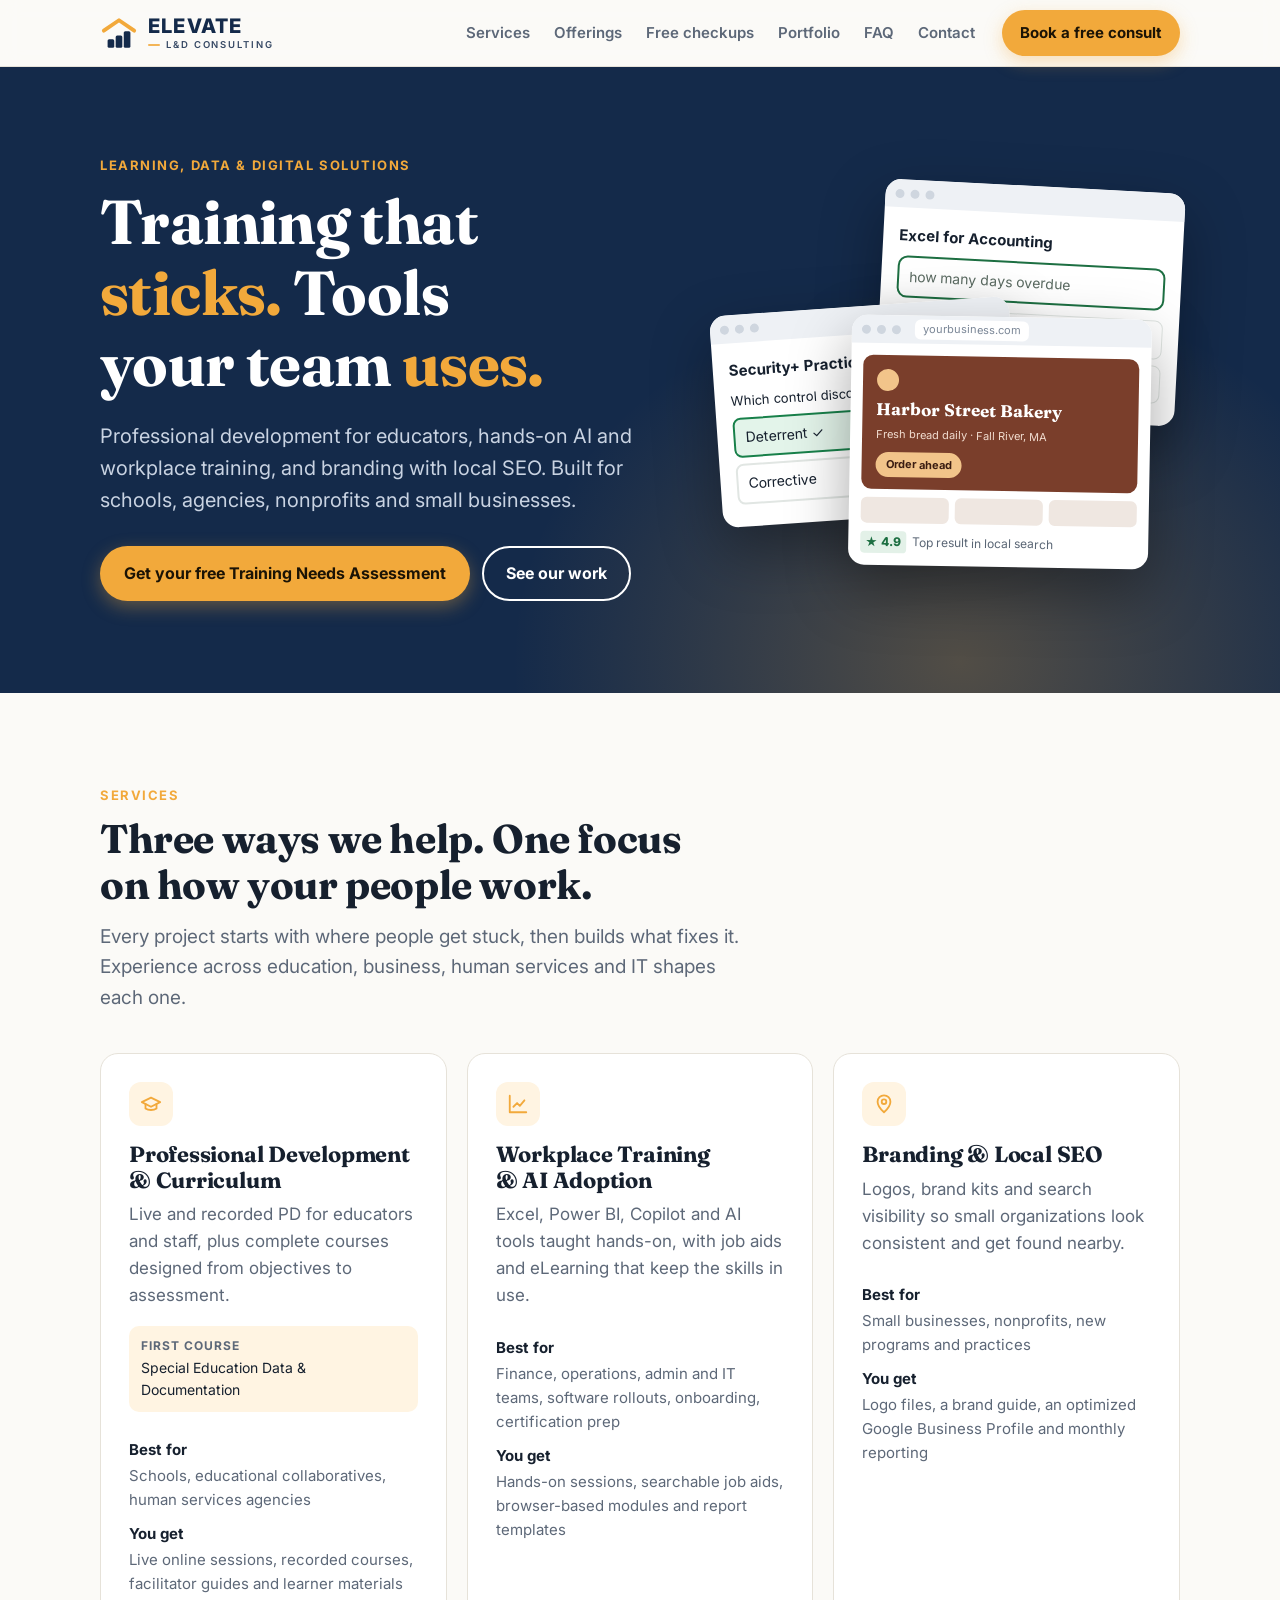
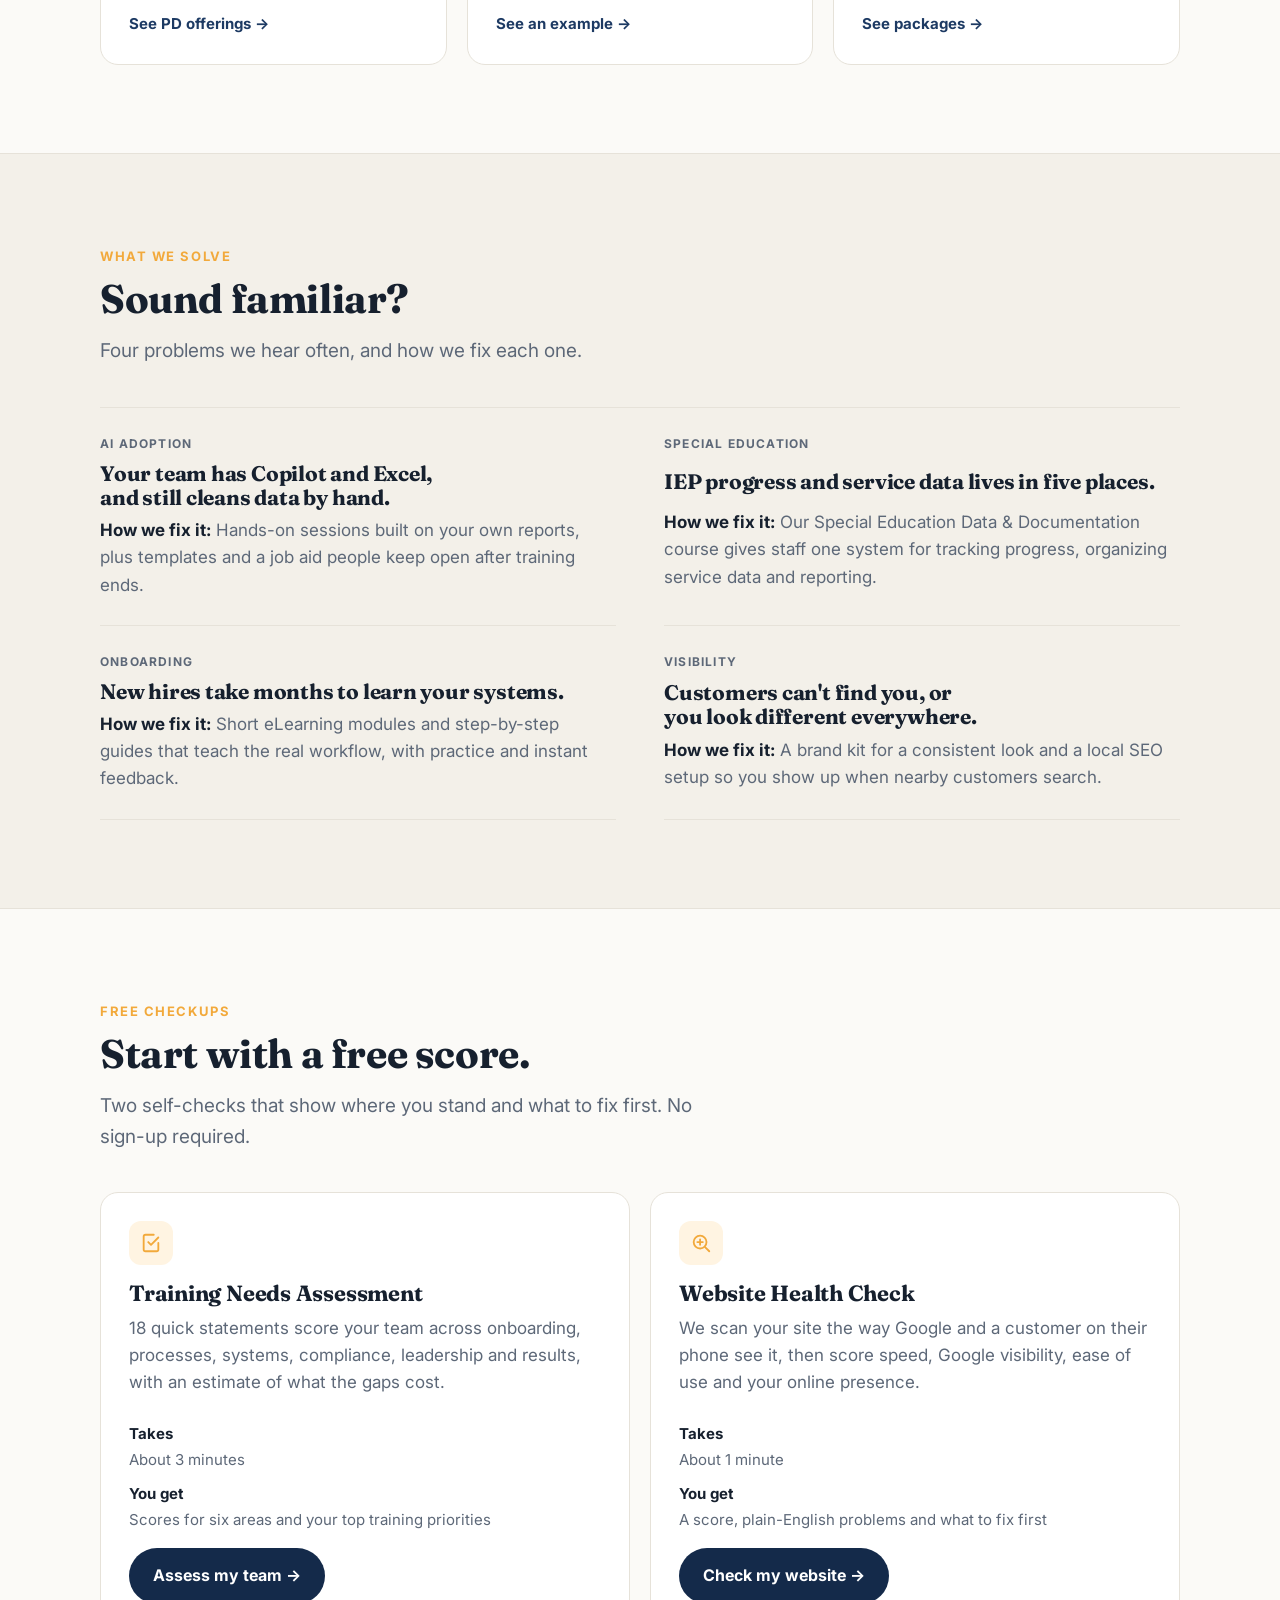
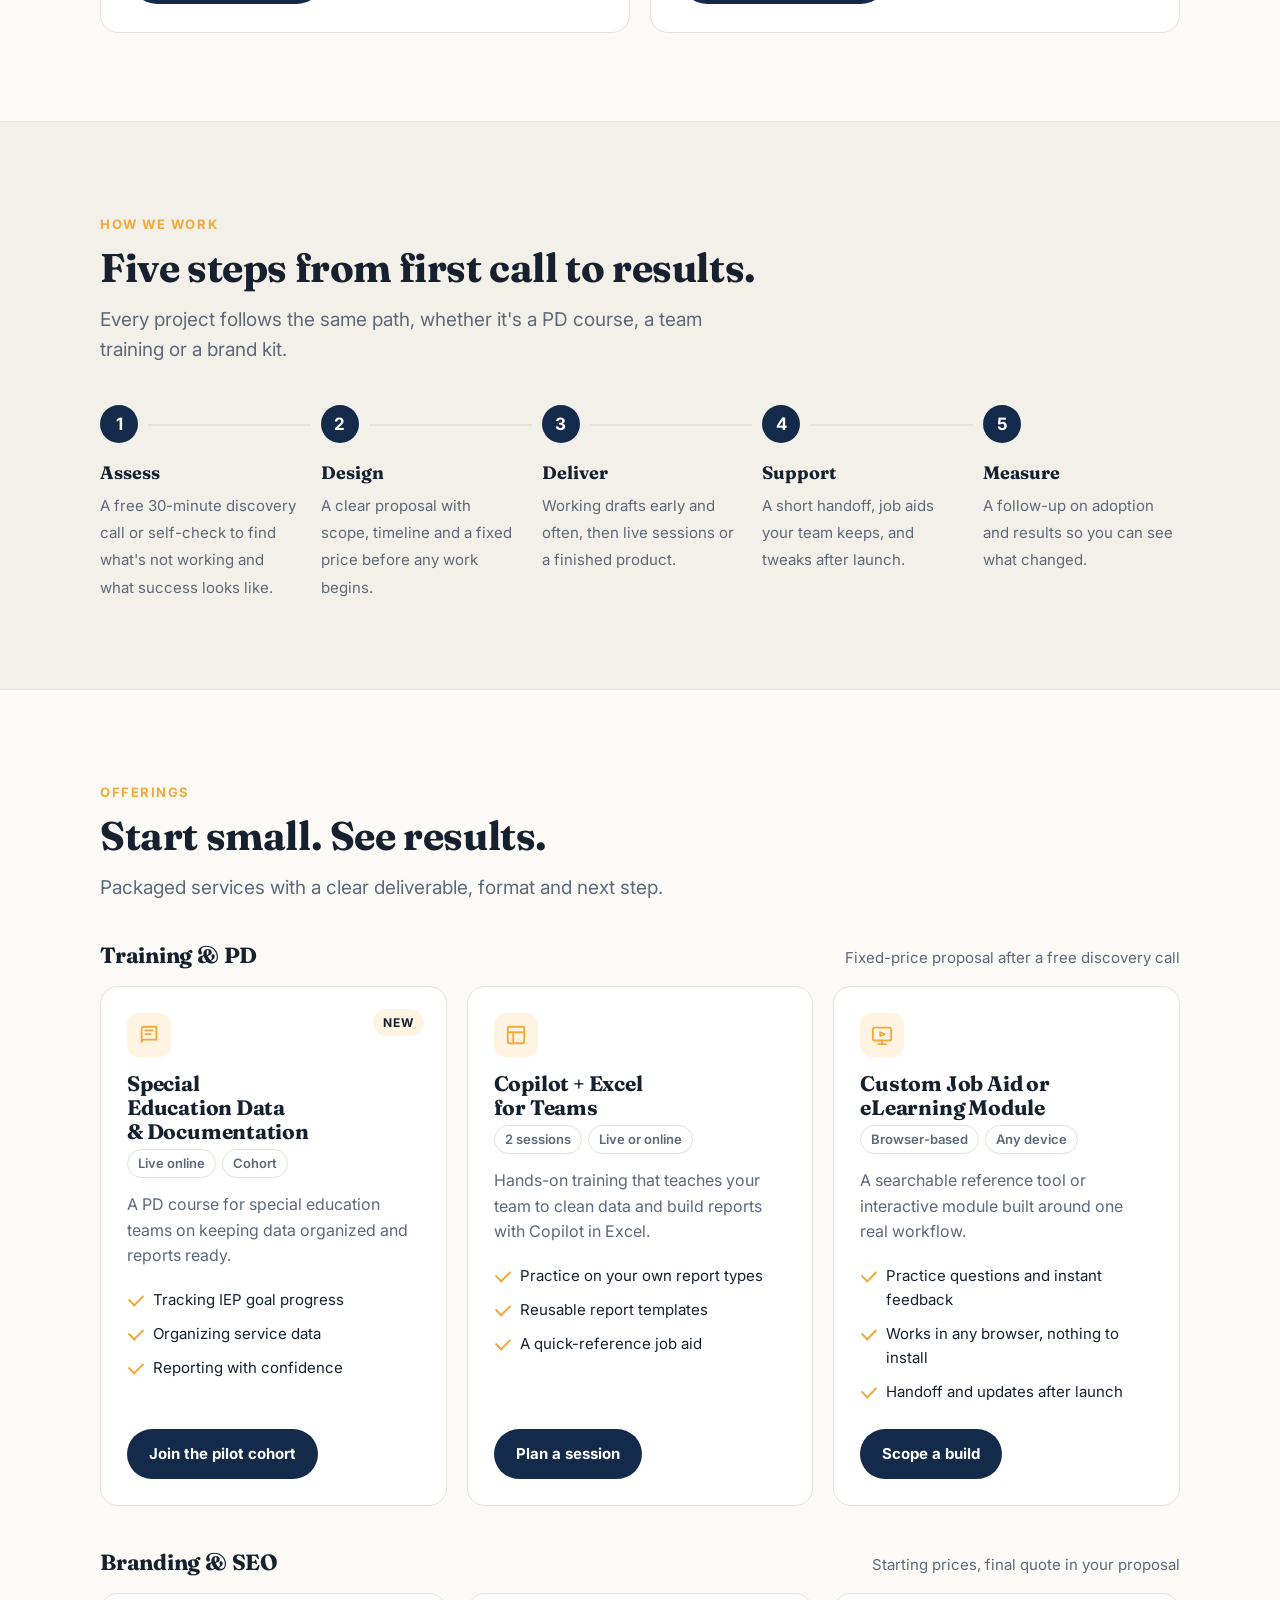
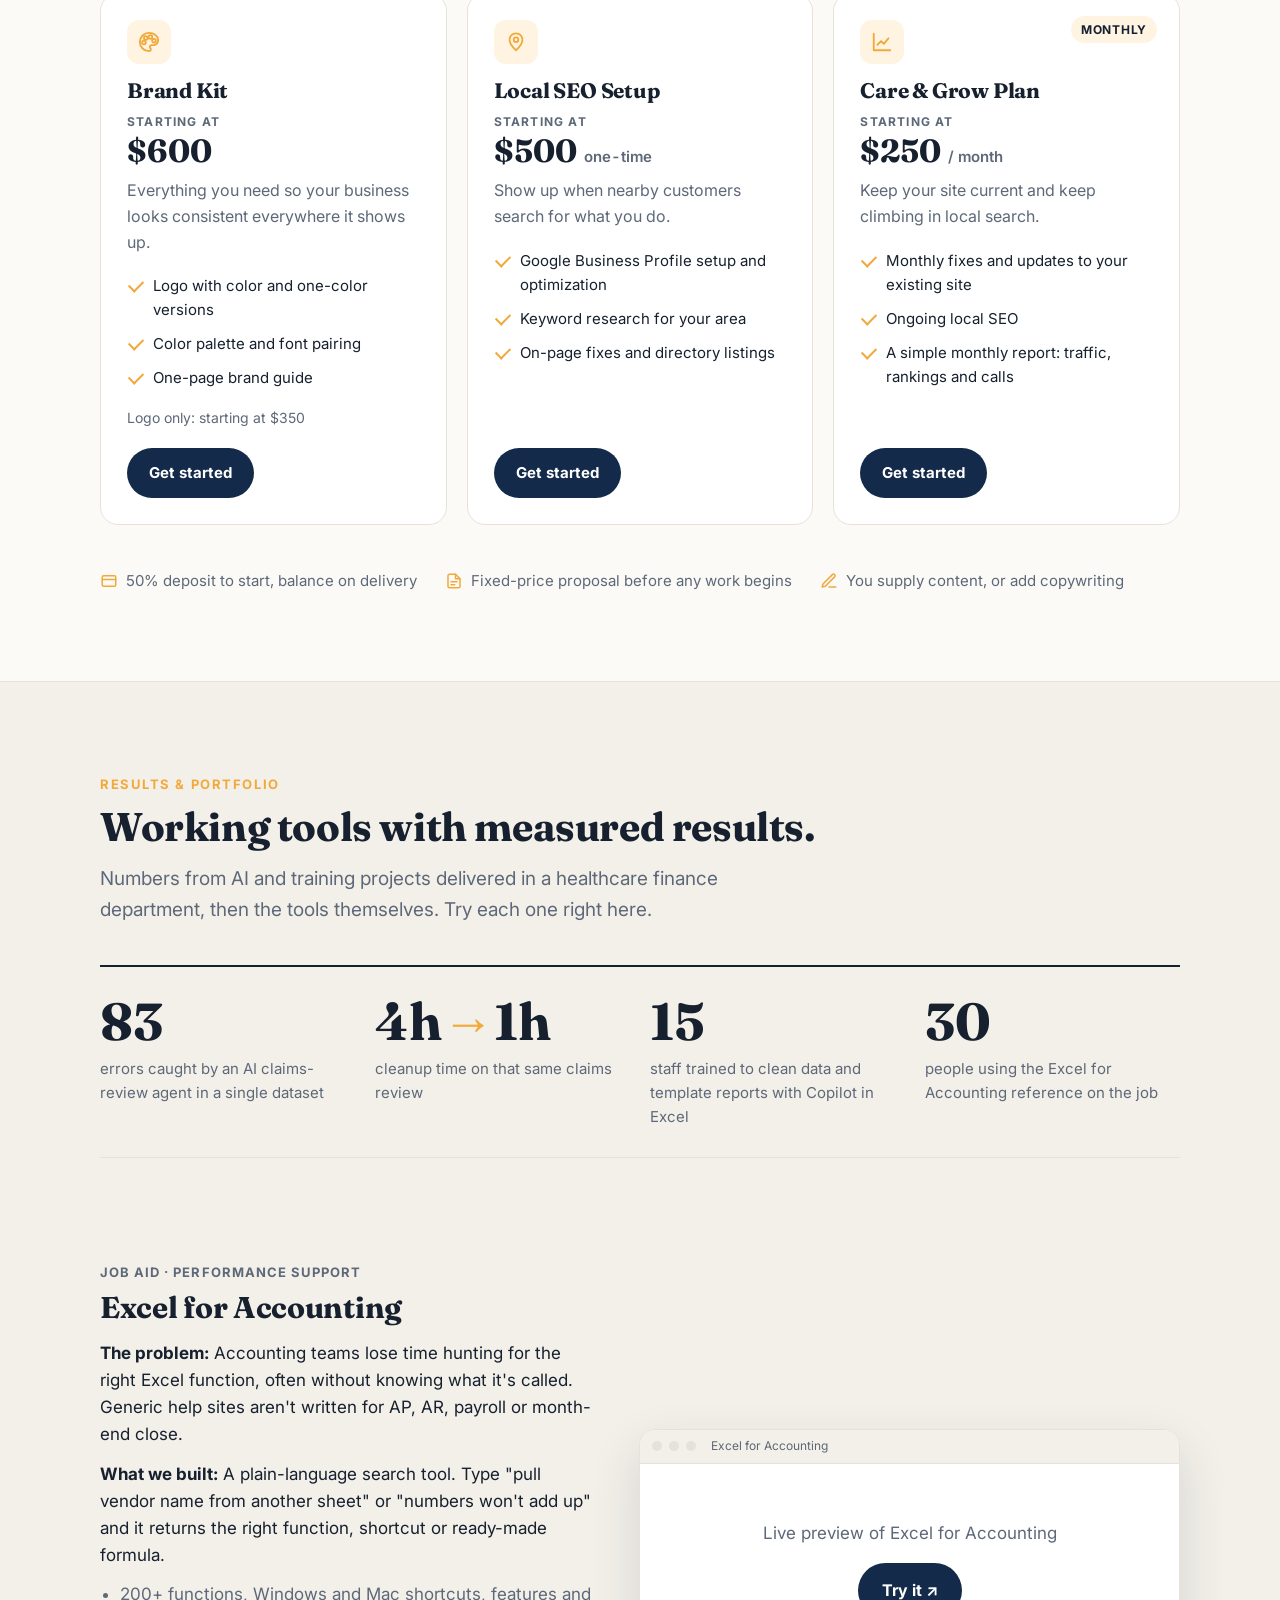
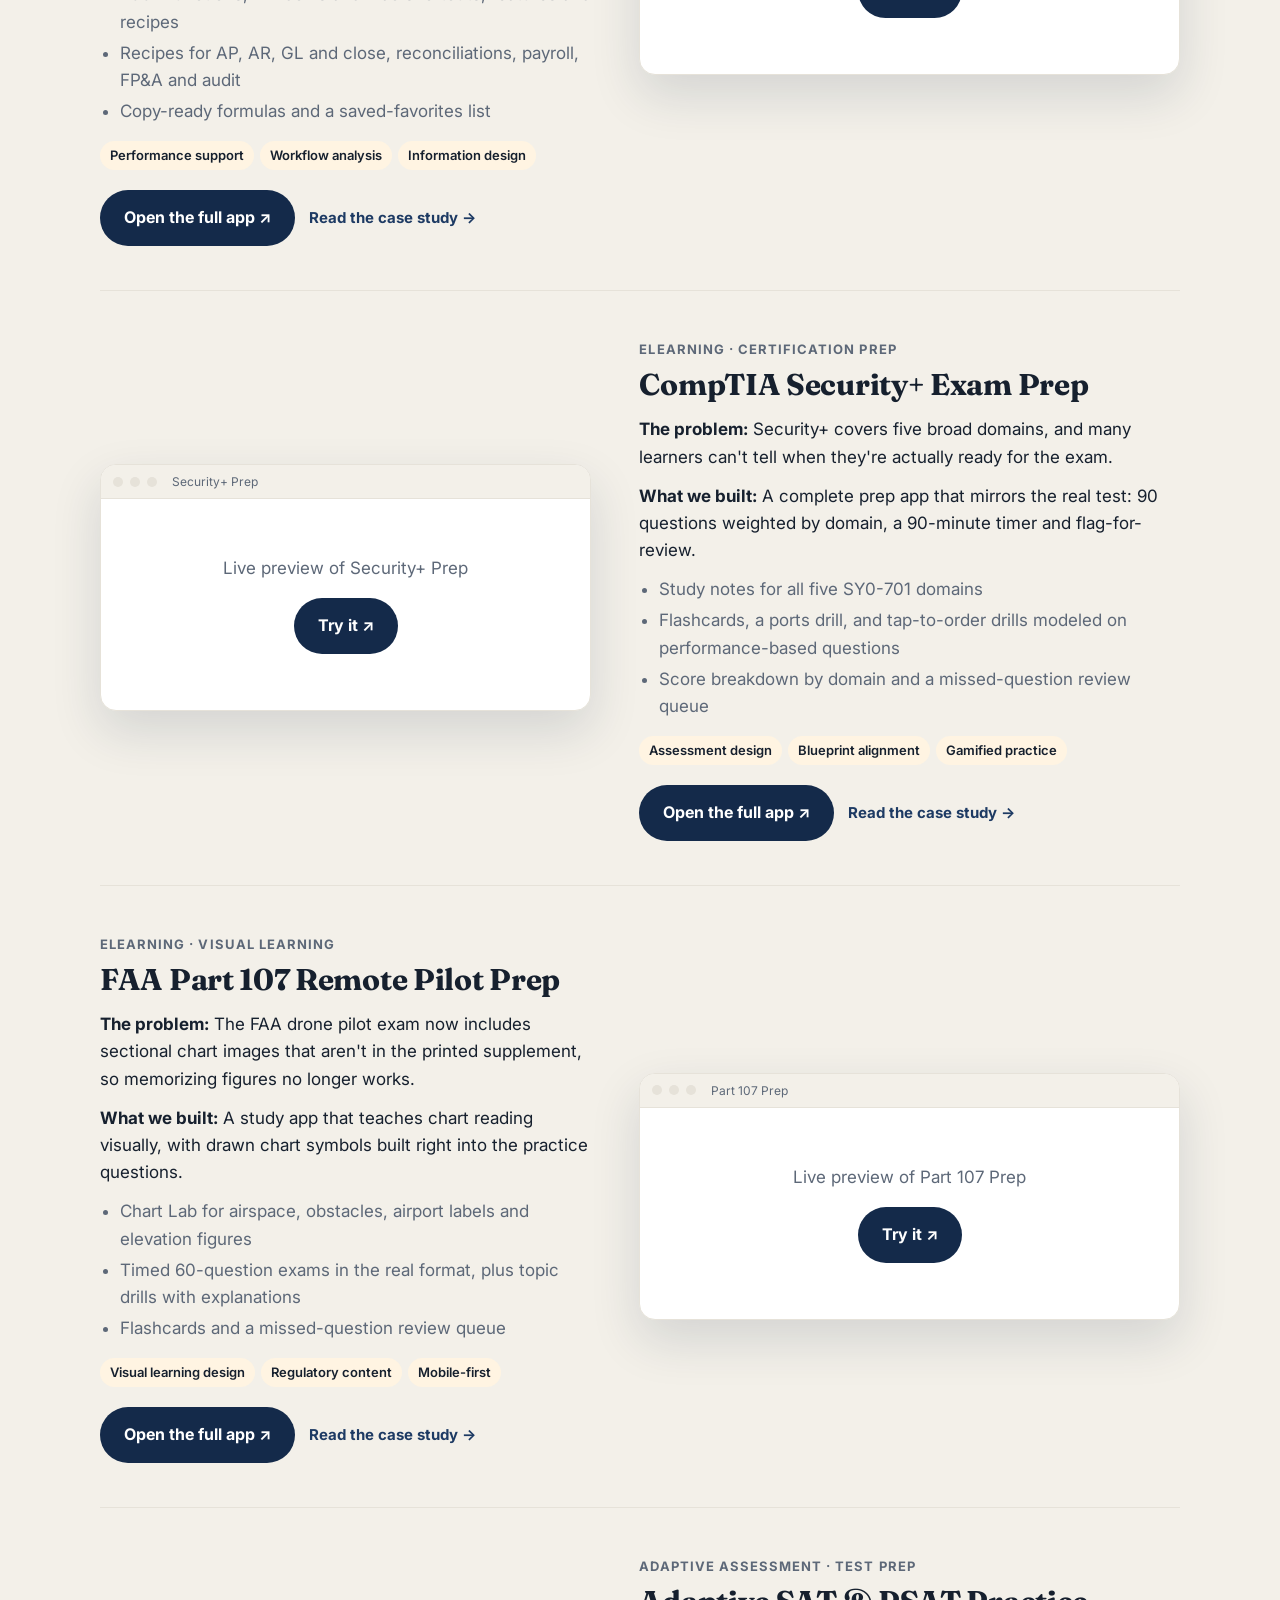
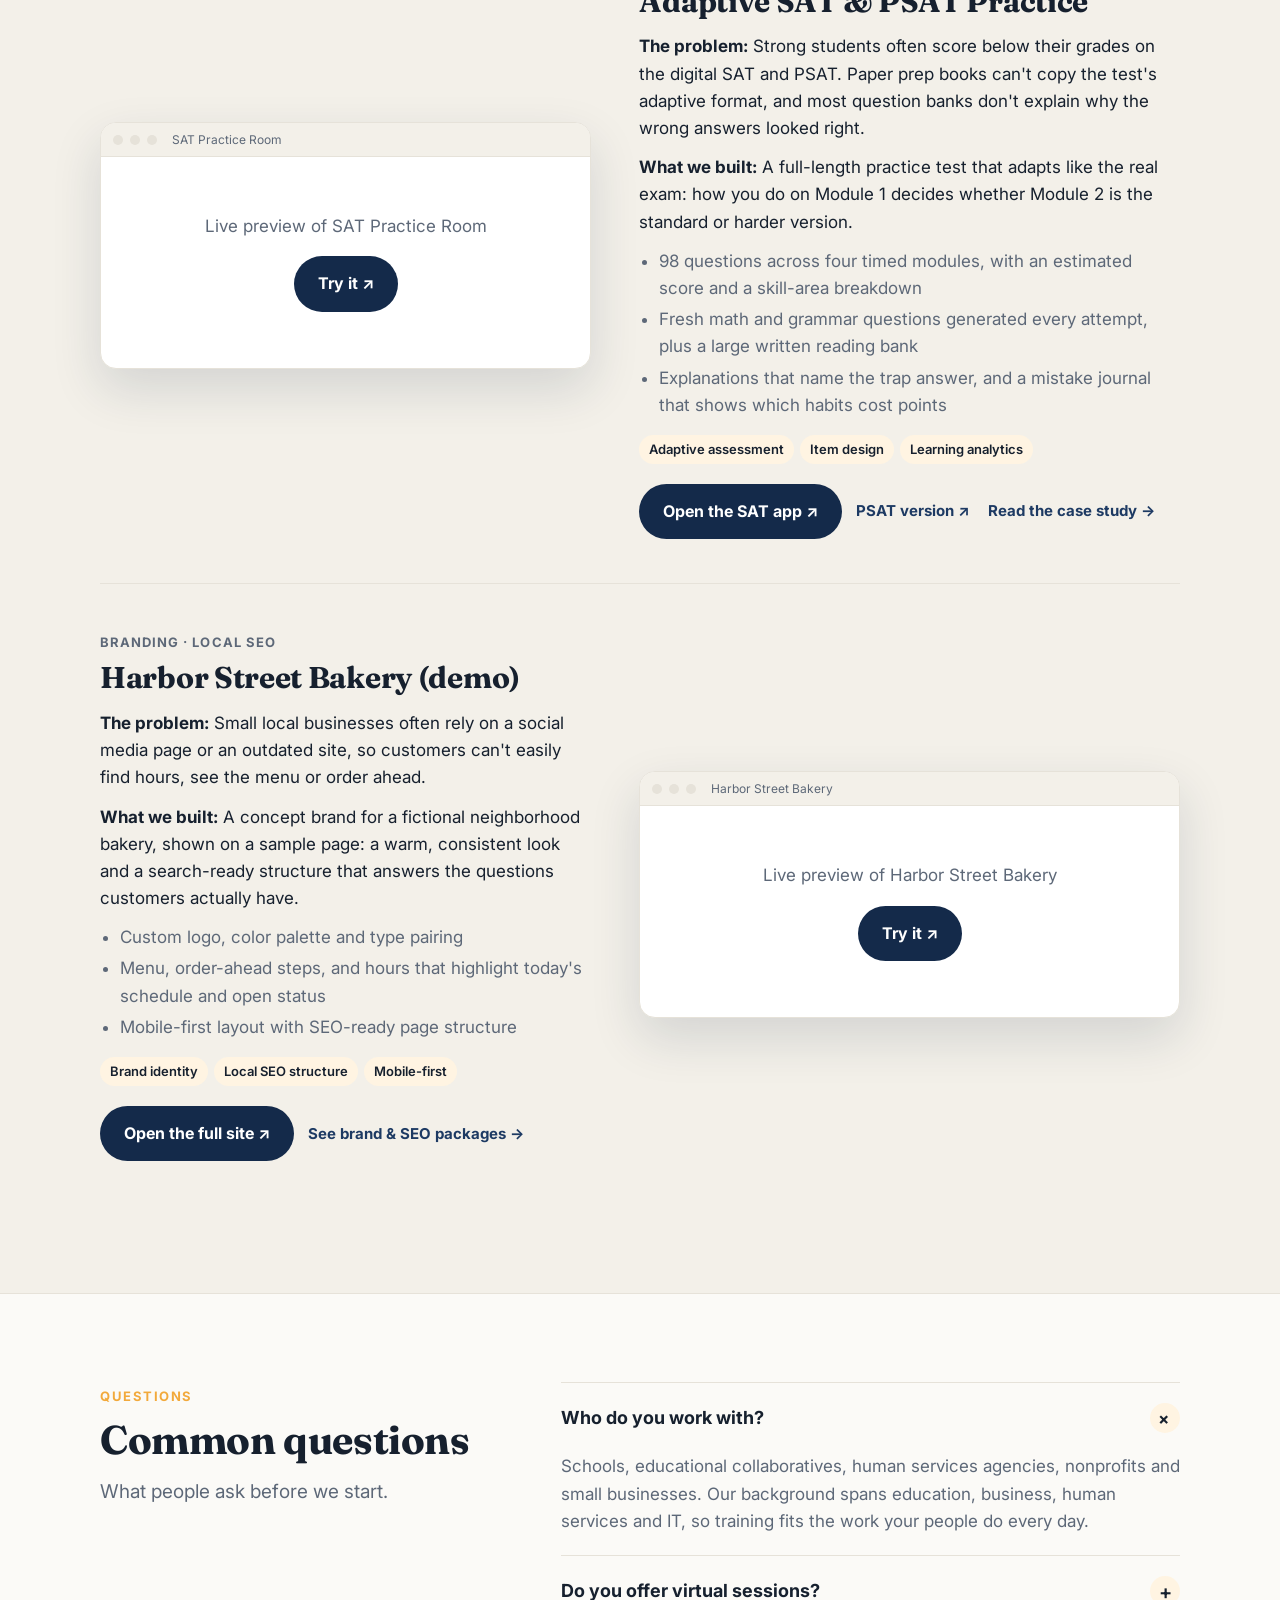
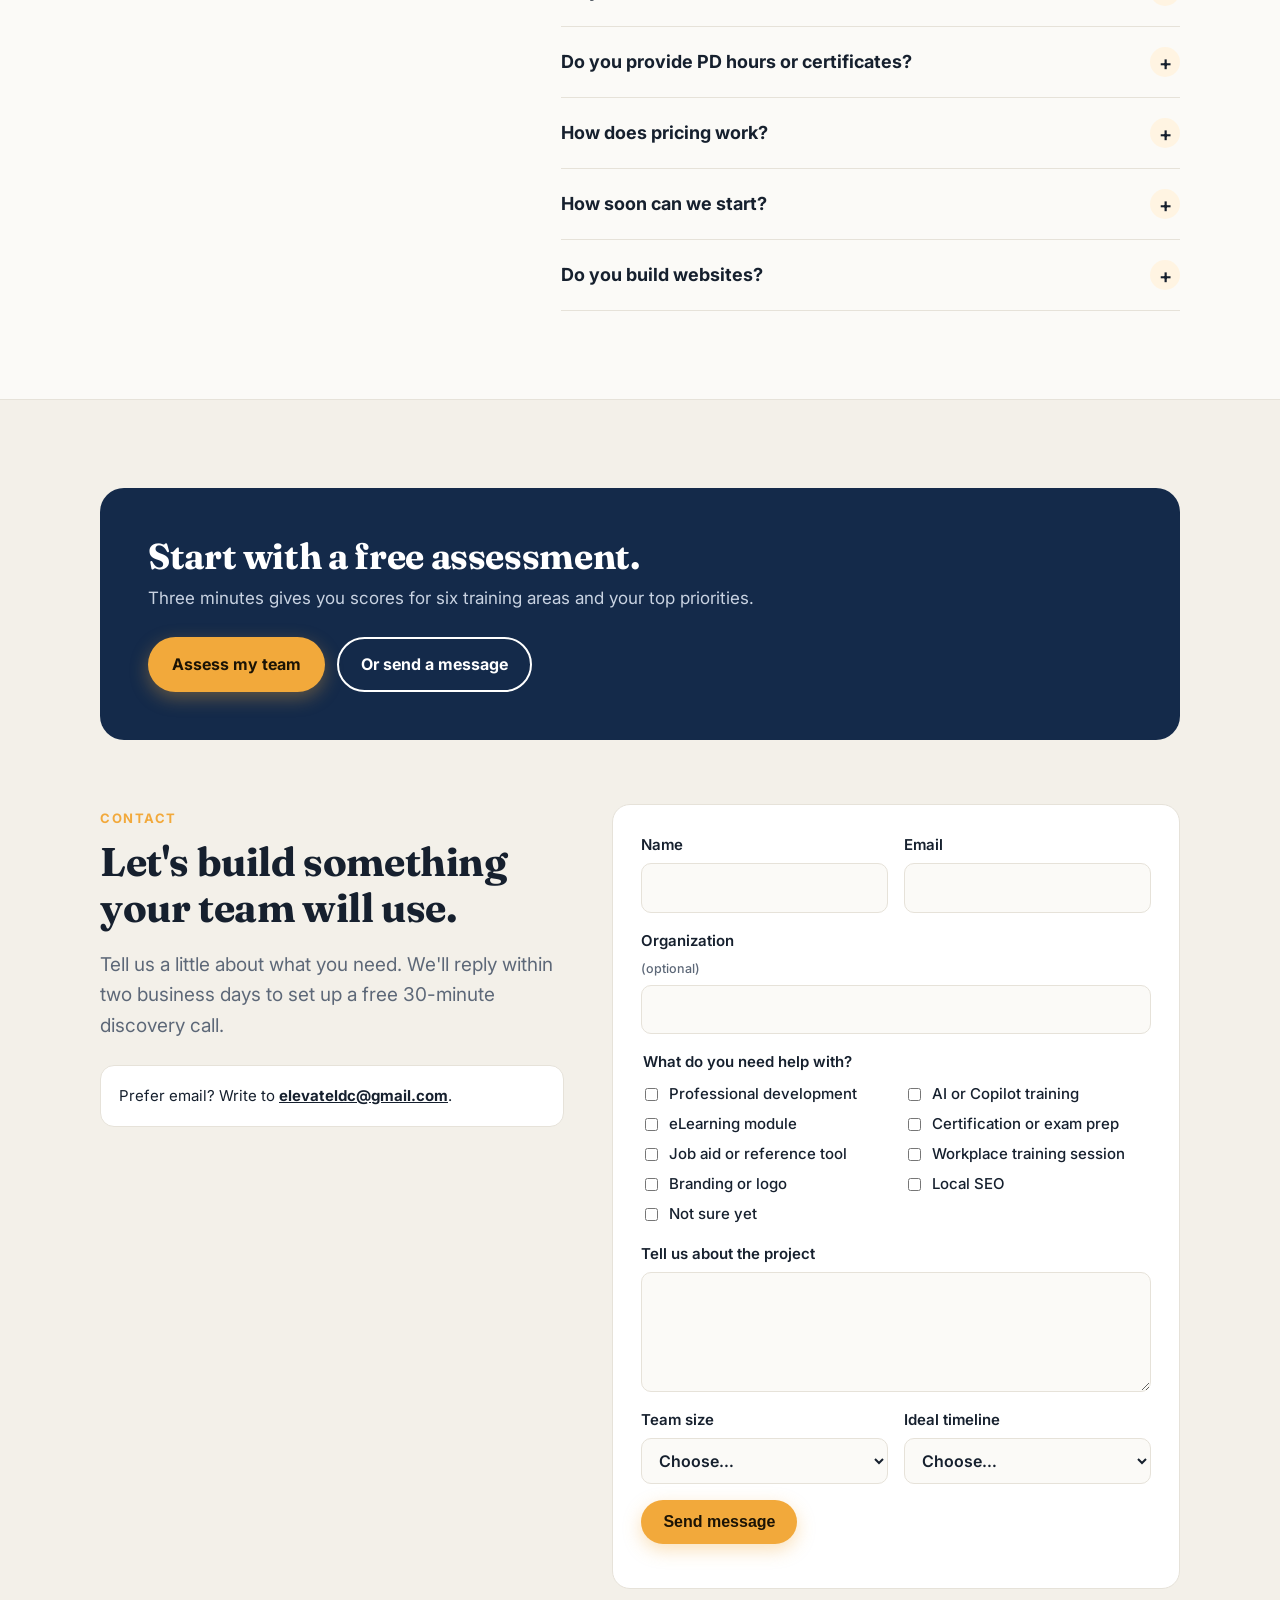
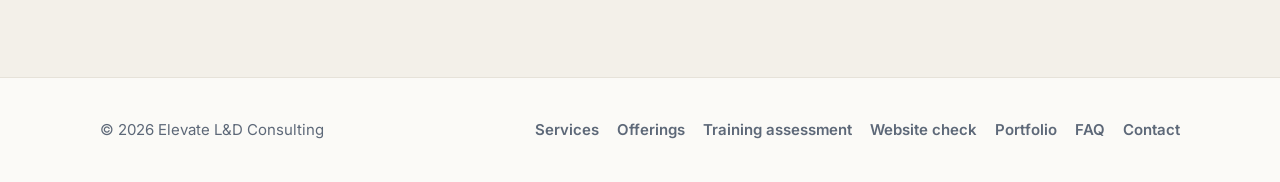
<file: index.html>
<!doctype html>
<html lang="en">
<head>
<meta charset="utf-8">
<meta name="viewport" content="width=device-width,initial-scale=1,viewport-fit=cover">
<title>Elevate L&amp;D Consulting</title>
<meta name="claude:viewport-fit-sides" content="cover">
<meta name="description" content="Elevate L&D Consulting delivers professional development for educators, hands-on AI and workplace training, and branding with local SEO for schools, agencies, nonprofits and small businesses.">
<meta property="og:title" content="Elevate L&D Consulting">
<meta property="og:description" content="Training that sticks. Tools your team uses.">
<link rel="icon" href="data:image/svg+xml,%3Csvg xmlns='http://www.w3.org/2000/svg' viewBox='0 0 32 32'%3E%3Crect width='32' height='32' rx='8' fill='%23142a4a'/%3E%3Cpath d='M7 13.5L16 7l9 6.5' fill='none' stroke='%23f2a93b' stroke-width='3' stroke-linecap='round' stroke-linejoin='round'/%3E%3Crect x='8' y='20' width='4.5' height='5.5' rx='1' fill='%23fff'/%3E%3Crect x='13.75' y='17.5' width='4.5' height='8' rx='1' fill='%23fff'/%3E%3Crect x='19.5' y='14.5' width='4.5' height='11' rx='1' fill='%23fff'/%3E%3C/svg%3E">
<link rel="preconnect" href="https://fonts.googleapis.com">
<link rel="preconnect" href="https://fonts.gstatic.com" crossorigin>
<link href="https://fonts.googleapis.com/css2?family=Fraunces:opsz,wght@9..144,600;9..144,700&family=Inter:wght@400;500;600;700;800&display=swap" rel="stylesheet">
<style>
/* Layout: navy hero, then alternating paper/soft bands; one content column of 1120px with card grids inside */
:root{
  --navy:#142a4a;--navy2:#1d3a63;--amber:#f2a93b;--amber2:#fff4e2;
  --bg:#fbfaf7;--card:#ffffff;--ink:#16202e;--mute:#5d6878;--line:#e6e2d9;--soft:#f3f0e9;
  --mark:#142a4a;--link:#1d3a63;--btnD:#142a4a;--btnDfg:#ffffff;
  --display:Fraunces,Georgia,serif;--body:Inter,system-ui,-apple-system,"Segoe UI",sans-serif;
}
@media (prefers-color-scheme:dark){:root:not([data-theme="light"]){
  --bg:#0e1522;--card:#162133;--ink:#e9edf3;--mute:#a0aabb;--line:#26344a;--soft:#121c2c;--amber2:#33280f;--navy2:#1d3a63;
  --mark:#e9edf3;--link:#f2a93b;--btnD:#ffffff;--btnDfg:#142a4a;color-scheme:dark}}
:root[data-theme="dark"]{
  --bg:#0e1522;--card:#162133;--ink:#e9edf3;--mute:#a0aabb;--line:#26344a;--soft:#121c2c;--amber2:#33280f;--navy2:#1d3a63;
  --mark:#e9edf3;--link:#f2a93b;--btnD:#ffffff;--btnDfg:#142a4a;color-scheme:dark}
*{box-sizing:border-box}
html{scroll-behavior:smooth}
@media (prefers-reduced-motion:reduce){html{scroll-behavior:auto}*{transition:none!important}}
body{margin:0;background:var(--bg);color:var(--ink);font:17px/1.6 var(--body)}
body::before{content:"";position:fixed;inset:0 0 auto;height:env(safe-area-inset-top,0px);z-index:30;background:var(--bg)}
a{color:inherit}
a:focus-visible,button:focus-visible,summary:focus-visible{outline:3px solid var(--amber);outline-offset:2px;border-radius:6px}
.wrap{max-width:1120px;margin:0 auto;padding-left:max(20px,env(safe-area-inset-left,0px));padding-right:max(20px,env(safe-area-inset-right,0px))}
h1,h2,h3{font-family:var(--display);letter-spacing:-.01em;line-height:1.15;margin:0;text-wrap:balance}
h2{font-size:clamp(28px,4vw,40px)}
.eyebrow{display:inline-block;font-size:13px;font-weight:700;letter-spacing:.12em;text-transform:uppercase;color:var(--amber);margin-bottom:10px}
.lead{font-size:clamp(17px,2vw,19px);color:var(--mute);max-width:640px}
.btn{display:inline-flex;align-items:center;gap:8px;padding:13px 22px;border-radius:999px;font-weight:700;text-decoration:none;font-size:16px;border:2px solid transparent;transition:transform .15s,box-shadow .15s}
.btn:hover{transform:translateY(-1px)}
.btn.primary{background:var(--amber);color:#1b1305;box-shadow:0 6px 18px rgba(242,169,59,.35)}
.btn.ghost{border-color:currentColor}
.btn.dark{background:var(--btnD);color:var(--btnDfg)}

/* header + logo */
header{position:sticky;top:env(safe-area-inset-top,0px);z-index:20;background:color-mix(in srgb,var(--bg) 88%,transparent);backdrop-filter:blur(10px);border-bottom:1px solid var(--line)}
.nav{display:flex;align-items:center;gap:16px;height:66px}
.brand{display:flex;align-items:center;gap:10px;text-decoration:none;color:var(--mark)}
.brand svg{width:38px;height:33px;flex:none}
.word{display:grid;line-height:1}
.word b{font-family:var(--body);font-weight:800;font-size:20px;letter-spacing:.06em}
.word small{display:flex;align-items:center;gap:6px;font-family:var(--body);font-weight:600;font-size:9.5px;letter-spacing:.2em;text-transform:uppercase;margin-top:4px;opacity:.85}
.word small::before{content:"";width:12px;height:2px;background:var(--amber);border-radius:2px}
.links{display:flex;gap:2px;margin-left:auto}
.links a{text-decoration:none;color:var(--mute);font-weight:600;font-size:15px;padding:8px 11px;border-radius:8px}
.links a:hover{color:var(--ink);background:var(--soft)}
.nav .btn{padding:9px 16px;font-size:15px}
.menu{display:none;margin-left:auto;background:none;border:1px solid var(--line);border-radius:10px;padding:8px 10px;color:var(--ink);font:inherit;cursor:pointer}
@media (max-width:940px){
  .links,.nav .btn{display:none}.menu{display:block}
  header.open .links{display:flex;flex-direction:column;position:absolute;top:66px;left:0;right:0;background:var(--bg);border-bottom:1px solid var(--line);padding:8px max(20px,env(safe-area-inset-right,0px)) 16px max(20px,env(safe-area-inset-left,0px))}
  header.open .links a{padding:12px 4px;font-size:17px}
}

/* hero */
.hero{background:var(--navy);color:#fff;position:relative;overflow:hidden}
.hero::before{content:"";position:absolute;inset:auto -10% -55% 40%;height:120%;background:radial-gradient(closest-side,rgba(242,169,59,.28),transparent);pointer-events:none}
.hero .wrap{display:grid;grid-template-columns:1.1fr .9fr;gap:48px;align-items:center;padding-top:84px;padding-bottom:92px;position:relative}
.hero .wrap>div{min-width:0}
.hero h1{font-size:clamp(38px,6vw,62px)}
.hero h1 em{font-style:normal;color:var(--amber)}
.hero p{color:#c9d3e2;font-size:clamp(17px,2vw,20px);max-width:560px;margin:20px 0 30px}
.hero .ctas{display:flex;gap:12px;flex-wrap:wrap}
.hero .btn.ghost{color:#fff}
.stack{position:relative;height:380px}
.mock{position:absolute;background:#fff;color:#16202e;border-radius:16px;box-shadow:0 24px 60px rgba(0,0,0,.35);width:300px;overflow:hidden}
.mock .bar{height:28px;background:#eef1f5;display:flex;align-items:center;gap:6px;padding:0 10px}
.mock .bar i{width:9px;height:9px;border-radius:50%;background:#cfd6df}
.mock .body{padding:16px;font-size:14px}
.mock b{display:block;font-size:15px;margin-bottom:8px}
.m1{top:0;right:0;transform:rotate(3deg)}
.m2{top:120px;left:0;transform:rotate(-4deg)}
.m3{bottom:0;right:30px;transform:rotate(1deg)}
.srch{border:2px solid #1d6f42;border-radius:10px;padding:8px 10px;color:#5a6a61;margin-bottom:10px}
.res{border:1px solid #e1e6e3;border-radius:8px;padding:7px 10px;margin:6px 0;display:flex;gap:8px;align-items:center}
.res em{font-style:normal;font-size:10px;font-weight:800;background:#e3f1e8;color:#1d6f42;border-radius:4px;padding:2px 5px}
.opt{border:2px solid #e1e6e3;border-radius:8px;padding:7px 10px;margin:6px 0}
.opt.ok{border-color:#18804a;background:#e3f4ea}
.mock .bar .url{margin-left:8px;font-size:11px;color:#7a8696;background:#fff;border-radius:6px;padding:1px 8px}
.mock .body.site{padding:12px}
.sitehero{background:#7a3e2b;color:#fff;border-radius:10px;padding:14px 14px 12px;display:grid;gap:4px}
.sitehero .logo{width:22px;height:22px;border-radius:50%;background:#f2c48a}
.sitehero b{margin:0;font-family:var(--display);font-size:17px}
.sitehero .sub{font-size:11px;color:#f1dccf}
.sitehero .cta{justify-self:start;margin-top:4px;background:#f2c48a;color:#3b1d12;font-size:11px;font-weight:700;padding:4px 10px;border-radius:999px}
.sitecols{display:grid;grid-template-columns:repeat(3,1fr);gap:6px;margin:8px 0}
.sitecols i{height:26px;border-radius:6px;background:#efe7e1}
.gbp{font-size:12px;color:#5a6675;display:flex;gap:6px;align-items:center}
.gbp em{font-style:normal;font-weight:800;color:#1d6f42;background:#e3f1e8;border-radius:4px;padding:1px 5px}
@media (max-width:860px){.hero .wrap{grid-template-columns:1fr;padding-top:56px;padding-bottom:64px}.stack{display:none}}

/* credibility strip */

/* sections */
section{padding:88px 0}
section.alt{background:var(--soft);border-top:1px solid var(--line);border-bottom:1px solid var(--line)}
.head{max-width:720px;margin-bottom:40px}
.head p{margin:14px 0 0}
.grid2{display:grid;grid-template-columns:repeat(2,1fr);gap:20px}
.grid3{display:grid;grid-template-columns:repeat(3,1fr);gap:20px}
@media (max-width:980px){.grid3{grid-template-columns:1fr 1fr}}
@media (max-width:860px){.grid2,.grid3{grid-template-columns:1fr}section{padding:64px 0}}
.ico{flex:none;width:44px;height:44px;border-radius:12px;background:var(--amber2);display:grid;place-items:center}
.ico svg{width:22px;height:22px;stroke:var(--amber);fill:none;stroke-width:2;stroke-linecap:round;stroke-linejoin:round}
.svc{background:var(--card);border:1px solid var(--line);border-radius:18px;padding:28px;display:flex;flex-direction:column;min-width:0}
.svc h3{font-size:22px;margin:16px 0 8px}
.svc p{color:var(--mute);margin:0 0 16px}
.svc dl{margin:0 0 16px;font-size:15px}
.svc dt{font-weight:700;margin-top:10px}
.svc dd{margin:2px 0 0;color:var(--mute)}
.svc a.more{margin-top:auto;font-weight:700;color:var(--link);text-decoration:none;font-size:15px}
.feat{font-size:14px;background:var(--amber2);border-radius:10px;padding:10px 12px;margin:0 0 16px}
.feat b{display:block;font-size:12px;letter-spacing:.08em;text-transform:uppercase;color:var(--mute);margin-bottom:2px}

/* problems */
.probs{display:grid;grid-template-columns:repeat(2,1fr);gap:0 48px;border-top:1px solid var(--line)}
.prob{display:grid;gap:8px;padding:26px 0;border-bottom:1px solid var(--line);min-width:0}
.prob h3{font-size:21px}
.prob p{margin:0;color:var(--mute)}
.prob p b{color:var(--ink);font-weight:700}
.tag{justify-self:start;font-size:12px;font-weight:700;letter-spacing:.1em;text-transform:uppercase;color:var(--mute)}
@media (max-width:860px){.probs{grid-template-columns:1fr}}

/* process */
.steps{display:grid;grid-template-columns:repeat(5,1fr);gap:24px;counter-reset:s;list-style:none;margin:0;padding:0}
.step{position:relative;padding-top:54px;min-width:0}
.step::before{counter-increment:s;content:counter(s);position:absolute;top:0;left:0;width:38px;height:38px;border-radius:50%;background:var(--navy);color:#fff;display:grid;place-items:center;font-weight:700}
.step::after{content:"";position:absolute;top:19px;left:48px;right:-14px;height:2px;background:var(--line)}
.step:last-child::after{display:none}
.step b{display:block;font-size:18px;margin-bottom:4px;font-family:var(--display)}
.step span{color:var(--mute);font-size:15px}
@media (max-width:980px){.steps{grid-template-columns:1fr 1fr}.step::after{display:none}}
@media (max-width:520px){.steps{grid-template-columns:1fr}}

/* offerings */
.group{display:flex;align-items:baseline;justify-content:space-between;gap:12px;flex-wrap:wrap;margin:0 0 16px}
.group h3{font-size:22px}
.group span{color:var(--mute);font-size:15px}
.group+.grid3{margin-bottom:44px}
.pkg{position:relative;background:var(--card);border:1px solid var(--line);border-radius:18px;padding:26px;display:flex;flex-direction:column;min-width:0}
.pkg h3{font-size:21px;margin:14px 0 6px;padding-right:70px}
.pkg .from{font-size:12px;font-weight:700;letter-spacing:.1em;text-transform:uppercase;color:var(--mute);margin-top:4px}
.pkg .price{font-family:var(--display);font-size:32px;font-weight:700;line-height:1.1;margin:2px 0 10px;font-variant-numeric:tabular-nums}
.pkg .price small{font-family:var(--body);font-size:15px;font-weight:600;color:var(--mute)}
.pkg .price.txt{font-size:22px}
.pkg p{color:var(--mute);margin:0 0 14px;font-size:16px}
.pkg ul{list-style:none;margin:0 0 20px;padding:0;font-size:15px}
.pkg li{position:relative;padding:5px 0 5px 26px}
.pkg li::before{content:"";position:absolute;left:2px;top:11px;width:12px;height:7px;border-left:2.5px solid var(--amber);border-bottom:2.5px solid var(--amber);transform:rotate(-45deg)}
.pkg .meta{display:flex;flex-wrap:wrap;gap:6px;margin:0 0 14px}
.pkg .meta span{font-size:13px;font-weight:600;padding:3px 10px;border-radius:999px;border:1px solid var(--line);color:var(--mute)}
.pkg .addon{font-size:14px;color:var(--mute);margin:-8px 0 18px}
.pkg .btn{margin-top:auto;align-self:flex-start;padding:11px 20px;font-size:15px}
.pkg .badge{position:absolute;top:22px;right:22px;font-size:12px;font-weight:700;letter-spacing:.06em;text-transform:uppercase;background:var(--amber2);color:var(--ink);padding:4px 10px;border-radius:999px}
.terms{display:flex;flex-wrap:wrap;gap:10px 28px;margin-top:4px;color:var(--mute);font-size:15px}
.terms span{display:flex;gap:8px;align-items:center}
.terms svg{width:18px;height:18px;stroke:var(--amber);fill:none;stroke-width:2;stroke-linecap:round;stroke-linejoin:round;flex:none}

/* results */
.stats{display:grid;grid-template-columns:repeat(4,1fr);gap:20px;margin:0 0 56px;padding:28px 0;border-top:2px solid var(--ink);border-bottom:1px solid var(--line)}
.stat{min-width:0}
.stat b{display:block;font-family:var(--display);font-size:clamp(36px,5vw,52px);line-height:1;color:var(--ink);font-variant-numeric:tabular-nums}
.stat b em{font-style:normal;color:var(--amber)}
.stat span{display:block;margin-top:10px;color:var(--mute);font-size:15px}
.stats-note{font-size:14px;color:var(--mute);margin:-44px 0 48px}
@media (max-width:860px){.stats{grid-template-columns:1fr 1fr;gap:28px 20px}}

/* portfolio */
.case{display:grid;grid-template-columns:1fr 1.1fr;gap:48px;align-items:center;padding:44px 0;border-top:1px solid var(--line)}
.case:first-of-type{border-top:0}
.case>*{min-width:0}
.case.flip .txt{order:2}
.case h3{font-size:clamp(24px,3vw,30px);margin:6px 0 14px}
.case .tagl{font-size:13px;font-weight:700;letter-spacing:.08em;text-transform:uppercase;color:var(--mute)}
.case p{margin:0 0 12px}
.case p b{color:var(--ink)}
.case ul{margin:0 0 16px;padding-left:20px;color:var(--mute)}
.case ul li{margin:4px 0}
.skills{display:flex;flex-wrap:wrap;gap:6px;margin:14px 0 20px}
.skills span{font-size:13px;font-weight:600;padding:4px 10px;border-radius:999px;background:var(--amber2);color:var(--ink)}
.case .acts{display:flex;gap:10px;flex-wrap:wrap;align-items:center}
.case .acts a.cs{font-weight:700;color:var(--link);text-decoration:none;font-size:15px;padding:10px 4px}
.frame{border-radius:16px;overflow:hidden;border:1px solid var(--line);background:var(--card);box-shadow:0 20px 50px rgba(20,42,74,.14)}
.frame .bar{height:34px;display:flex;align-items:center;gap:7px;padding:0 12px;background:var(--soft);border-bottom:1px solid var(--line);font-size:12px;color:var(--mute)}
.frame .bar i{width:10px;height:10px;border-radius:50%;background:var(--line)}
.frame .bar span{margin-left:8px;white-space:nowrap;overflow:hidden;text-overflow:ellipsis}
.frame iframe{display:block;width:100%;height:520px;border:0;background:#fff}
.frame .ph{display:none;padding:56px 24px;text-align:center;color:var(--mute)}
.frame .ph p{margin:0 0 16px}
.frame.static iframe{display:none}.frame.static .ph{display:block}
@media (max-width:860px){.case,.case.flip{grid-template-columns:1fr;gap:20px}.case.flip .txt{order:0}.frame{display:none}}

/* testimonials */
.quotes{display:grid;grid-template-columns:repeat(3,1fr);gap:20px}
.quote{margin:0;background:var(--card);border:1px solid var(--line);border-radius:18px;padding:26px;min-width:0}
.quote p{margin:0 0 16px;font-family:var(--display);font-size:19px;line-height:1.4}
.quote cite{font-style:normal;font-weight:700;font-size:15px}
.quote cite span{display:block;font-weight:500;color:var(--mute)}
@media (max-width:860px){.quotes{grid-template-columns:1fr}}

/* faq */
.faq{display:grid;grid-template-columns:.8fr 1.2fr;gap:48px}
.faq>*{min-width:0}
.faq details{border-bottom:1px solid var(--line)}
.faq details:first-child{border-top:1px solid var(--line)}
.faq summary{cursor:pointer;list-style:none;display:flex;justify-content:space-between;gap:16px;align-items:center;padding:20px 0;font-weight:700;font-size:18px}
.faq summary::-webkit-details-marker{display:none}
.faq summary::after{content:"+";flex:none;width:30px;height:30px;border-radius:50%;background:var(--amber2);display:grid;place-items:center;font-size:20px;font-weight:600;color:var(--ink);transition:transform .2s}
.faq details[open] summary::after{transform:rotate(45deg)}
.faq details p{margin:0 0 20px;color:var(--mute);max-width:62ch}
@media (max-width:860px){.faq{grid-template-columns:1fr;gap:20px}}

/* contact */
.contact{display:grid;grid-template-columns:.9fr 1.1fr;gap:48px}
.contact>*{min-width:0}
.contact .side p{color:var(--mute)}
.contact .side .note{margin-top:24px;padding:18px;border-radius:14px;background:var(--card);border:1px solid var(--line);font-size:15px;overflow-wrap:anywhere}
form{background:var(--card);border:1px solid var(--line);border-radius:18px;padding:28px;display:grid;gap:16px}
label{font-weight:600;font-size:15px;display:grid;gap:6px}
label small{font-weight:500;color:var(--mute)}
input,select,textarea{font:inherit;font-size:16px;padding:11px 13px;border-radius:10px;border:1px solid var(--line);background:var(--bg);color:var(--ink);width:100%}
input:focus,select:focus,textarea:focus{outline:2px solid var(--amber);border-color:transparent}
textarea{min-height:120px;resize:vertical}
.two{display:grid;grid-template-columns:1fr 1fr;gap:16px}
.checks{display:grid;grid-template-columns:1fr 1fr;gap:6px 16px;font-weight:500}
.checks label{display:flex;gap:8px;align-items:center;font-weight:500}
.checks input{width:auto}
fieldset{border:0;padding:0;margin:0}legend{font-weight:600;font-size:15px;margin-bottom:8px}
form .btn{justify-self:start;border:0;cursor:pointer}
.msg{font-size:15px;color:var(--mute)}
.gform{width:100%;height:900px;border:0;border-radius:18px;background:var(--card)}
@media (max-width:860px){.contact{grid-template-columns:1fr}.two,.checks{grid-template-columns:1fr}}

/* cta band + footer */
.band{background:var(--navy);color:#fff;border-radius:24px;padding:48px;display:flex;gap:24px;align-items:center;justify-content:space-between;flex-wrap:wrap}
.band>div{min-width:0}
.band h2{font-size:clamp(26px,3.5vw,36px)}
.band p{color:#c9d3e2;margin:8px 0 0}
.band .ctas{display:flex;gap:12px;flex-wrap:wrap}
.band .btn.ghost{color:#fff}
@media (max-width:520px){.band{padding:32px 24px}}
footer{padding:40px 0;color:var(--mute);font-size:15px}
footer .wrap{display:flex;justify-content:space-between;gap:16px;flex-wrap:wrap}
footer a{text-decoration:none;font-weight:600}
footer a:hover{color:var(--ink)}
.fl{display:flex;gap:18px;flex-wrap:wrap}
</style>
</head>
<body>

<header id="top">
  <div class="wrap nav">
    <a class="brand" href="#home" aria-label="Elevate L&amp;D Consulting home">
      <svg viewBox="0 0 40 34" aria-hidden="true"><path d="M4 14L20 3l16 11" fill="none" stroke="#f2a93b" stroke-width="4" stroke-linecap="round" stroke-linejoin="round"/><rect x="8" y="23" width="7" height="9" rx="1.6" fill="currentColor"/><rect x="16.5" y="19" width="7" height="13" rx="1.6" fill="currentColor"/><rect x="25" y="14.5" width="7" height="17.5" rx="1.6" fill="currentColor"/></svg>
      <span class="word"><b>ELEVATE</b><small>L&amp;D Consulting</small></span>
    </a>
    <nav class="links" id="links" aria-label="Main">
      <a href="#services">Services</a><a href="#offerings">Offerings</a><a href="#tools">Free checkups</a><a href="#work">Portfolio</a><a href="#faq">FAQ</a><a href="#contact">Contact</a>
    </nav>
    <a class="btn primary" href="#contact">Book a free consult</a>
    <button class="menu" id="menu" aria-expanded="false" aria-controls="links">Menu</button>
  </div>
</header>

<main>
<!-- 1. HERO -->
<section class="hero" id="home" style="padding:0">
  <div class="wrap">
    <div>
      <span class="eyebrow">Learning, data &amp; digital solutions</span>
      <h1>Training that <em>sticks.</em> Tools your team <em>uses.</em></h1>
      <p>Professional development for educators, hands-on AI and workplace training, and branding with local SEO. Built for schools, agencies, nonprofits and small businesses.</p>
      <div class="ctas">
        <a class="btn primary" href="training-check.html">Get your free Training Needs Assessment</a>
        <a class="btn ghost" href="#work">See our work</a>
      </div>
    </div>
    <div class="stack" aria-hidden="true">
      <div class="mock m1"><div class="bar"><i></i><i></i><i></i></div><div class="body">
        <b>Excel for Accounting</b>
        <div class="srch">how many days overdue</div>
        <div class="res"><em>RECIPE</em> Days past due</div>
        <div class="res"><em>FUNCTION</em> DAYS</div>
      </div></div>
      <div class="mock m2"><div class="bar"><i></i><i></i><i></i></div><div class="body">
        <b>Security+ Practice Exam</b>
        <div style="font-size:13px;margin-bottom:6px">Which control discourages an attack?</div>
        <div class="opt ok">Deterrent ✓</div>
        <div class="opt">Corrective</div>
      </div></div>
      <div class="mock m3"><div class="bar"><i></i><i></i><i></i><span class="url">yourbusiness.com</span></div><div class="body site">
        <div class="sitehero"><span class="logo"></span><b>Harbor Street Bakery</b><span class="sub">Fresh bread daily · Fall River, MA</span><span class="cta">Order ahead</span></div>
        <div class="sitecols"><i></i><i></i><i></i></div>
        <div class="gbp"><em>★ 4.9</em> Top result in local search</div>
      </div></div>
    </div>
  </div>
</section>

<!-- 3. SERVICE LANES -->
<section id="services">
  <div class="wrap">
    <div class="head">
      <span class="eyebrow">Services</span>
      <h2>Three ways we help. One focus on how your people work.</h2>
      <p class="lead">Every project starts with where people get stuck, then builds what fixes it. Experience across education, business, human services and IT shapes each one.</p>
    </div>
    <div class="grid3">
      <article class="svc">
        <span class="ico"><svg viewBox="0 0 24 24"><path d="M22 10L12 5 2 10l10 5 10-5z"/><path d="M6 12v5c3 2 9 2 12 0v-5"/></svg></span>
        <h3>Professional Development &amp; Curriculum</h3>
        <p>Live and recorded PD for educators and staff, plus complete courses designed from objectives to assessment.</p>
        <div class="feat"><b>First course</b>Special Education Data &amp; Documentation</div>
        <dl><dt>Best for</dt><dd>Schools, educational collaboratives, human services agencies</dd>
        <dt>You get</dt><dd>Live online sessions, recorded courses, facilitator guides and learner materials</dd></dl>
        <a class="more" href="#offerings">See PD offerings →</a>
      </article>
      <article class="svc">
        <span class="ico"><svg viewBox="0 0 24 24"><path d="M3 3v18h18"/><path d="M7 15l4-4 3 3 5-6"/></svg></span>
        <h3>Workplace Training &amp; AI Adoption</h3>
        <p>Excel, Power BI, Copilot and AI tools taught hands-on, with job aids and eLearning that keep the skills in use.</p>
        <dl><dt>Best for</dt><dd>Finance, operations, admin and IT teams, software rollouts, onboarding, certification prep</dd>
        <dt>You get</dt><dd>Hands-on sessions, searchable job aids, browser-based modules and report templates</dd></dl>
        <a class="more" href="#case-excel">See an example →</a>
      </article>
      <article class="svc">
        <span class="ico"><svg viewBox="0 0 24 24"><path d="M12 21s-7-6.2-7-11.5a7 7 0 0 1 14 0C19 14.8 12 21 12 21z"/><circle cx="12" cy="9.5" r="2.5"/></svg></span>
        <h3>Branding &amp; Local SEO</h3>
        <p>Logos, brand kits and search visibility so small organizations look consistent and get found nearby.</p>
        <dl><dt>Best for</dt><dd>Small businesses, nonprofits, new programs and practices</dd>
        <dt>You get</dt><dd>Logo files, a brand guide, an optimized Google Business Profile and monthly reporting</dd></dl>
        <a class="more" href="#offerings">See packages →</a>
      </article>
    </div>
  </div>
</section>

<!-- 4. PROBLEMS WE SOLVE -->
<section class="alt" id="problems">
  <div class="wrap">
    <div class="head">
      <span class="eyebrow">What we solve</span>
      <h2>Sound familiar?</h2>
      <p class="lead">Four problems we hear often, and how we fix each one.</p>
    </div>
    <div class="probs">
      <div class="prob"><span class="tag">AI adoption</span><h3>Your team has Copilot and Excel, and still cleans data by hand.</h3><p><b>How we fix it:</b> Hands-on sessions built on your own reports, plus templates and a job aid people keep open after training ends.</p></div>
      <div class="prob"><span class="tag">Special education</span><h3>IEP progress and service data lives in five places.</h3><p><b>How we fix it:</b> Our Special Education Data &amp; Documentation course gives staff one system for tracking progress, organizing service data and reporting.</p></div>
      <div class="prob"><span class="tag">Onboarding</span><h3>New hires take months to learn your systems.</h3><p><b>How we fix it:</b> Short eLearning modules and step-by-step guides that teach the real workflow, with practice and instant feedback.</p></div>
      <div class="prob"><span class="tag">Visibility</span><h3>Customers can't find you, or you look different everywhere.</h3><p><b>How we fix it:</b> A brand kit for a consistent look and a local SEO setup so you show up when nearby customers search.</p></div>
    </div>
  </div>
</section>

<!-- 5. FREE TOOLS -->
<section id="tools">
  <div class="wrap">
    <div class="head">
      <span class="eyebrow">Free checkups</span>
      <h2>Start with a free score.</h2>
      <p class="lead">Two self-checks that show where you stand and what to fix first. No sign-up required.</p>
    </div>
    <div class="grid2">
      <article class="svc">
        <span class="ico"><svg viewBox="0 0 24 24"><path d="M9 11l3 3 8-8"/><path d="M20 12v7a2 2 0 0 1-2 2H6a2 2 0 0 1-2-2V5a2 2 0 0 1 2-2h9"/></svg></span>
        <h3>Training Needs Assessment</h3>
        <p>18 quick statements score your team across onboarding, processes, systems, compliance, leadership and results, with an estimate of what the gaps cost.</p>
        <dl><dt>Takes</dt><dd>About 3 minutes</dd><dt>You get</dt><dd>Scores for six areas and your top training priorities</dd></dl>
        <a class="btn dark" href="training-check.html" style="align-self:flex-start;margin-top:auto">Assess my team →</a>
      </article>
      <article class="svc">
        <span class="ico"><svg viewBox="0 0 24 24"><circle cx="11" cy="11" r="7"/><path d="M21 21l-4.3-4.3M8 11h6M11 8v6"/></svg></span>
        <h3>Website Health Check</h3>
        <p>We scan your site the way Google and a customer on their phone see it, then score speed, Google visibility, ease of use and your online presence.</p>
        <dl><dt>Takes</dt><dd>About 1 minute</dd><dt>You get</dt><dd>A score, plain-English problems and what to fix first</dd></dl>
        <a class="btn dark" href="website-check.html" style="align-self:flex-start;margin-top:auto">Check my website →</a>
      </article>
    </div>
  </div>
</section>

<!-- 6. HOW WE WORK -->
<section class="alt" id="process">
  <div class="wrap">
    <div class="head">
      <span class="eyebrow">How we work</span>
      <h2>Five steps from first call to results.</h2>
      <p class="lead">Every project follows the same path, whether it's a PD course, a team training or a brand kit.</p>
    </div>
    <ol class="steps">
      <li class="step"><b>Assess</b><span>A free 30-minute discovery call or self-check to find what's not working and what success looks like.</span></li>
      <li class="step"><b>Design</b><span>A clear proposal with scope, timeline and a fixed price before any work begins.</span></li>
      <li class="step"><b>Deliver</b><span>Working drafts early and often, then live sessions or a finished product.</span></li>
      <li class="step"><b>Support</b><span>A short handoff, job aids your team keeps, and tweaks after launch.</span></li>
      <li class="step"><b>Measure</b><span>A follow-up on adoption and results so you can see what changed.</span></li>
    </ol>
  </div>
</section>

<!-- 7. PACKAGED OFFERINGS -->
<section id="offerings">
  <div class="wrap">
    <div class="head">
      <span class="eyebrow">Offerings</span>
      <h2>Start small. See results.</h2>
      <p class="lead">Packaged services with a clear deliverable, format and next step.</p>
    </div>

    <div class="group"><h3>Training &amp; PD</h3><span>Fixed-price proposal after a free discovery call</span></div>
    <div class="grid3">
      <article class="pkg">
        <span class="badge">New</span>
        <span class="ico"><svg viewBox="0 0 24 24"><path d="M4 19.5A2.5 2.5 0 0 1 6.5 17H20V3H6.5A2.5 2.5 0 0 0 4 5.5z"/><path d="M8 7h8M8 11h6"/></svg></span>
        <h3>Special Education Data &amp; Documentation</h3>
        <div class="meta"><span>Live online</span><span>Cohort</span></div>
        <p>A PD course for special education teams on keeping data organized and reports ready.</p>
        <ul><li>Tracking IEP goal progress</li><li>Organizing service data</li><li>Reporting with confidence</li></ul>
        <a class="btn dark" href="#contact" data-need="Professional development">Join the pilot cohort</a>
      </article>
      <article class="pkg">
        <span class="ico"><svg viewBox="0 0 24 24"><rect x="3" y="3" width="18" height="18" rx="2"/><path d="M3 9h18M9 21V9"/></svg></span>
        <h3>Copilot + Excel for Teams</h3>
        <div class="meta"><span>2 sessions</span><span>Live or online</span></div>
        <p>Hands-on training that teaches your team to clean data and build reports with Copilot in Excel.</p>
        <ul><li>Practice on your own report types</li><li>Reusable report templates</li><li>A quick-reference job aid</li></ul>
        <a class="btn dark" href="#contact" data-need="AI or Copilot training">Plan a session</a>
      </article>
      <article class="pkg">
        <span class="ico"><svg viewBox="0 0 24 24"><rect x="2" y="4" width="20" height="14" rx="2"/><path d="M8 22h8M12 18v4M10 9l5 2-5 2z"/></svg></span>
        <h3>Custom Job Aid or eLearning Module</h3>
        <div class="meta"><span>Browser-based</span><span>Any device</span></div>
        <p>A searchable reference tool or interactive module built around one real workflow.</p>
        <ul><li>Practice questions and instant feedback</li><li>Works in any browser, nothing to install</li><li>Handoff and updates after launch</li></ul>
        <a class="btn dark" href="#contact" data-need="Job aid or reference tool">Scope a build</a>
      </article>
    </div>

    <div class="group"><h3>Branding &amp; SEO</h3><span>Starting prices, final quote in your proposal</span></div>
    <div class="grid3">
      <article class="pkg">
        <span class="ico"><svg viewBox="0 0 24 24"><circle cx="13.5" cy="6.5" r="2"/><circle cx="17.5" cy="10.5" r="2"/><circle cx="8.5" cy="7.5" r="2"/><circle cx="6.5" cy="12.5" r="2"/><path d="M12 2a10 10 0 0 0 0 20c1.1 0 2-.9 2-2 0-.5-.2-1-.5-1.3-.3-.4-.5-.8-.5-1.3 0-1.1.9-2 2-2h2.4A5.6 5.6 0 0 0 22 9.8C22 5.5 17.5 2 12 2z"/></svg></span>
        <h3>Brand Kit</h3>
        <span class="from">Starting at</span>
        <div class="price">$600</div>
        <p>Everything you need so your business looks consistent everywhere it shows up.</p>
        <ul><li>Logo with color and one-color versions</li><li>Color palette and font pairing</li><li>One-page brand guide</li></ul>
        <div class="addon">Logo only: starting at $350</div>
        <a class="btn dark" href="#contact" data-need="Branding or logo">Get started</a>
      </article>
      <article class="pkg">
        <span class="ico"><svg viewBox="0 0 24 24"><path d="M12 21s-7-6.2-7-11.5a7 7 0 0 1 14 0C19 14.8 12 21 12 21z"/><circle cx="12" cy="9.5" r="2.5"/></svg></span>
        <h3>Local SEO Setup</h3>
        <span class="from">Starting at</span>
        <div class="price">$500 <small>one-time</small></div>
        <p>Show up when nearby customers search for what you do.</p>
        <ul><li>Google Business Profile setup and optimization</li><li>Keyword research for your area</li><li>On-page fixes and directory listings</li></ul>
        <a class="btn dark" href="#contact" data-need="Local SEO">Get started</a>
      </article>
      <article class="pkg">
        <span class="badge">Monthly</span>
        <span class="ico"><svg viewBox="0 0 24 24"><path d="M3 3v18h18"/><path d="M7 15l4-4 3 3 5-6"/></svg></span>
        <h3>Care &amp; Grow Plan</h3>
        <span class="from">Starting at</span>
        <div class="price">$250 <small>/ month</small></div>
        <p>Keep your site current and keep climbing in local search.</p>
        <ul><li>Monthly fixes and updates to your existing site</li><li>Ongoing local SEO</li><li>A simple monthly report: traffic, rankings and calls</li></ul>
        <a class="btn dark" href="#contact" data-need="Local SEO">Get started</a>
      </article>
    </div>

    <div class="terms">
      <span><svg viewBox="0 0 24 24"><rect x="3" y="5" width="18" height="14" rx="2"/><path d="M3 10h18"/></svg>50% deposit to start, balance on delivery</span>
      <span><svg viewBox="0 0 24 24"><path d="M14 3H6a2 2 0 0 0-2 2v14a2 2 0 0 0 2 2h12a2 2 0 0 0 2-2V9z"/><path d="M14 3v6h6M8 13h8M8 17h5"/></svg>Fixed-price proposal before any work begins</span>
      <span><svg viewBox="0 0 24 24"><path d="M12 20h9M16.5 3.5a2.1 2.1 0 0 1 3 3L7 19l-4 1 1-4z"/></svg>You supply content, or add copywriting</span>
    </div>
  </div>
</section>

<!-- 8. RESULTS + PORTFOLIO -->
<section class="alt" id="work">
  <div class="wrap">
    <div class="head">
      <span class="eyebrow">Results &amp; portfolio</span>
      <h2>Working tools with measured results.</h2>
      <p class="lead">Numbers from AI and training projects delivered in a healthcare finance department, then the tools themselves. Try each one right here.</p>
    </div>

    <div class="stats">
      <div class="stat"><b>83</b><span>errors caught by an AI claims-review agent in a single dataset</span></div>
      <div class="stat"><b>4h<em>→</em>1h</b><span>cleanup time on that same claims review</span></div>
      <div class="stat"><b>15</b><span>staff trained to clean data and template reports with Copilot in Excel</span></div>
      <div class="stat"><b>30</b><span>people using the Excel for Accounting reference on the job</span></div>
    </div>

    <article class="case" id="case-excel">
      <div class="txt">
        <span class="tagl">Job aid · Performance support</span>
        <h3>Excel for Accounting</h3>
        <p><b>The problem:</b> Accounting teams lose time hunting for the right Excel function, often without knowing what it's called. Generic help sites aren't written for AP, AR, payroll or month-end close.</p>
        <p><b>What we built:</b> A plain-language search tool. Type "pull vendor name from another sheet" or "numbers won't add up" and it returns the right function, shortcut or ready-made formula.</p>
        <ul><li>200+ functions, Windows and Mac shortcuts, features and recipes</li><li>Recipes for AP, AR, GL and close, reconciliations, payroll, FP&amp;A and audit</li><li>Copy-ready formulas and a saved-favorites list</li></ul>
        <div class="skills"><span>Performance support</span><span>Workflow analysis</span><span>Information design</span></div>
        <div class="acts"><a class="btn dark" href="excel-reference.html" target="_blank" rel="noopener">Open the full app ↗</a><a class="cs" href="case-excel.html">Read the case study →</a></div>
      </div>
      <div class="frame"><div class="bar"><i></i><i></i><i></i><span>Excel for Accounting</span></div>
        <iframe src="excel-reference.html" title="Excel for Accounting live preview" loading="lazy"></iframe>
        <div class="ph"><p>Live preview of Excel for Accounting</p><a class="btn dark" href="excel-reference.html" target="_blank" rel="noopener">Try it ↗</a></div></div>
    </article>

    <article class="case flip" id="case-secplus">
      <div class="txt">
        <span class="tagl">eLearning · Certification prep</span>
        <h3>CompTIA Security+ Exam Prep</h3>
        <p><b>The problem:</b> Security+ covers five broad domains, and many learners can't tell when they're actually ready for the exam.</p>
        <p><b>What we built:</b> A complete prep app that mirrors the real test: 90 questions weighted by domain, a 90-minute timer and flag-for-review.</p>
        <ul><li>Study notes for all five SY0-701 domains</li><li>Flashcards, a ports drill, and tap-to-order drills modeled on performance-based questions</li><li>Score breakdown by domain and a missed-question review queue</li></ul>
        <div class="skills"><span>Assessment design</span><span>Blueprint alignment</span><span>Gamified practice</span></div>
        <div class="acts"><a class="btn dark" href="secplus.html" target="_blank" rel="noopener">Open the full app ↗</a><a class="cs" href="case-secplus.html">Read the case study →</a></div>
      </div>
      <div class="frame"><div class="bar"><i></i><i></i><i></i><span>Security+ Prep</span></div>
        <iframe src="secplus.html" title="Security+ Prep live preview" loading="lazy"></iframe>
        <div class="ph"><p>Live preview of Security+ Prep</p><a class="btn dark" href="secplus.html" target="_blank" rel="noopener">Try it ↗</a></div></div>
    </article>

    <article class="case" id="case-107">
      <div class="txt">
        <span class="tagl">eLearning · Visual learning</span>
        <h3>FAA Part 107 Remote Pilot Prep</h3>
        <p><b>The problem:</b> The FAA drone pilot exam now includes sectional chart images that aren't in the printed supplement, so memorizing figures no longer works.</p>
        <p><b>What we built:</b> A study app that teaches chart reading visually, with drawn chart symbols built right into the practice questions.</p>
        <ul><li>Chart Lab for airspace, obstacles, airport labels and elevation figures</li><li>Timed 60-question exams in the real format, plus topic drills with explanations</li><li>Flashcards and a missed-question review queue</li></ul>
        <div class="skills"><span>Visual learning design</span><span>Regulatory content</span><span>Mobile-first</span></div>
        <div class="acts"><a class="btn dark" href="part107.html" target="_blank" rel="noopener">Open the full app ↗</a><a class="cs" href="case-part107.html">Read the case study →</a></div>
      </div>
      <div class="frame"><div class="bar"><i></i><i></i><i></i><span>Part 107 Prep</span></div>
        <iframe src="part107.html" title="Part 107 Prep live preview" loading="lazy"></iframe>
        <div class="ph"><p>Live preview of Part 107 Prep</p><a class="btn dark" href="part107.html" target="_blank" rel="noopener">Try it ↗</a></div></div>
    </article>

    <article class="case flip" id="case-testprep">
      <div class="txt">
        <span class="tagl">Adaptive assessment · Test prep</span>
        <h3>Adaptive SAT &amp; PSAT Practice</h3>
        <p><b>The problem:</b> Strong students often score below their grades on the digital SAT and PSAT. Paper prep books can't copy the test's adaptive format, and most question banks don't explain why the wrong answers looked right.</p>
        <p><b>What we built:</b> A full-length practice test that adapts like the real exam: how you do on Module 1 decides whether Module 2 is the standard or harder version.</p>
        <ul><li>98 questions across four timed modules, with an estimated score and a skill-area breakdown</li><li>Fresh math and grammar questions generated every attempt, plus a large written reading bank</li><li>Explanations that name the trap answer, and a mistake journal that shows which habits cost points</li></ul>
        <div class="skills"><span>Adaptive assessment</span><span>Item design</span><span>Learning analytics</span></div>
        <div class="acts"><a class="btn dark" href="/SAT-prep/" target="_blank" rel="noopener">Open the SAT app ↗</a><a class="cs" href="/psat-practice-room/" target="_blank" rel="noopener">PSAT version ↗</a><a class="cs" href="test-prep-case-study.html">Read the case study →</a></div>
      </div>
      <div class="frame"><div class="bar"><i></i><i></i><i></i><span>SAT Practice Room</span></div>
        <iframe src="/SAT-prep/" title="SAT Practice Room live preview" loading="lazy"></iframe>
        <div class="ph"><p>Live preview of SAT Practice Room</p><a class="btn dark" href="/SAT-prep/" target="_blank" rel="noopener">Try it ↗</a></div></div>
    </article>

    <article class="case" id="case-web">
      <div class="txt">
        <span class="tagl">Branding · Local SEO</span>
        <h3>Harbor Street Bakery (demo)</h3>
        <p><b>The problem:</b> Small local businesses often rely on a social media page or an outdated site, so customers can't easily find hours, see the menu or order ahead.</p>
        <p><b>What we built:</b> A concept brand for a fictional neighborhood bakery, shown on a sample page: a warm, consistent look and a search-ready structure that answers the questions customers actually have.</p>
        <ul><li>Custom logo, color palette and type pairing</li><li>Menu, order-ahead steps, and hours that highlight today's schedule and open status</li><li>Mobile-first layout with SEO-ready page structure</li></ul>
        <div class="skills"><span>Brand identity</span><span>Local SEO structure</span><span>Mobile-first</span></div>
        <div class="acts"><a class="btn dark" href="harbor-bakery.html" target="_blank" rel="noopener">Open the full site ↗</a><a class="cs" href="#offerings">See brand &amp; SEO packages →</a></div>
      </div>
      <div class="frame"><div class="bar"><i></i><i></i><i></i><span>Harbor Street Bakery</span></div>
        <iframe src="harbor-bakery.html" title="Harbor Street Bakery demo site preview" loading="lazy"></iframe>
        <div class="ph"><p>Live preview of Harbor Street Bakery</p><a class="btn dark" href="harbor-bakery.html" target="_blank" rel="noopener">Try it ↗</a></div></div>
    </article>
  </div>
</section>

<!-- 9. TESTIMONIALS
     Hidden until you have real quotes. To turn on: replace the three quotes below,
     then delete the word "hidden" from the <section> tag. -->
<section id="testimonials" hidden>
  <div class="wrap">
    <div class="head">
      <span class="eyebrow">Testimonials</span>
      <h2>What people say.</h2>
    </div>
    <div class="quotes">
      <figure class="quote"><p>"Quote from a coworker who uses the claims-review agent or Excel reference."</p><cite>Name<span>Role, organization</span></cite></figure>
      <figure class="quote"><p>"Quote from a pilot cohort participant or training attendee."</p><cite>Name<span>Role, organization</span></cite></figure>
      <figure class="quote"><p>"Quote from someone who studied with one of the prep apps."</p><cite>Name<span>Role or exam passed</span></cite></figure>
    </div>
  </div>
</section>

<!-- 10. FAQ -->
<section id="faq">
  <div class="wrap faq">
    <div>
      <span class="eyebrow">Questions</span>
      <h2>Common questions</h2>
      <p class="lead" style="margin-top:14px">What people ask before we start.</p>
    </div>
    <div>
      <details open><summary>Who do you work with?</summary><p>Schools, educational collaboratives, human services agencies, nonprofits and small businesses. Our background spans education, business, human services and IT, so training fits the work your people do every day.</p></details>
      <details><summary>Do you offer virtual sessions?</summary><p>Yes. Training runs live online, and courses can move to a self-paced format after the live version. Ask about in-person sessions in Massachusetts.</p></details>
      <details><summary>Do you provide PD hours or certificates?</summary><p>Every course includes a certificate of completion. If your staff need DESE PDPs, ask us about delivering the course through your educational collaborative.</p></details>
      <details><summary>How does pricing work?</summary><p>Branding and SEO packages list starting prices above. Training, PD and custom builds get a fixed-price proposal after a free discovery call. Projects start with a 50% deposit, with the balance due on delivery.</p></details>
      <details><summary>How soon can we start?</summary><p>Book a free 30-minute discovery call. Your proposal includes a start date and timeline, and work begins once you approve it.</p></details>
      <details><summary>Do you build websites?</summary><p>We focus on branding and local SEO. The Care &amp; Grow Plan covers updates and fixes to a site you already have.</p></details>
    </div>
  </div>
</section>

<!-- 11. FINAL CTA + CONTACT -->
<section class="alt" id="contact">
  <div class="wrap">
    <div class="band" style="margin-bottom:64px">
      <div><h2>Start with a free assessment.</h2><p>Three minutes gives you scores for six training areas and your top priorities.</p></div>
      <div class="ctas"><a class="btn primary" href="training-check.html">Assess my team</a><a class="btn ghost" href="#cf-start">Or send a message</a></div>
    </div>
    <div class="contact" id="cf-start">
      <div class="side">
        <span class="eyebrow">Contact</span>
        <h2>Let's build something your team will use.</h2>
        <p class="lead">Tell us a little about what you need. We'll reply within two business days to set up a free 30-minute discovery call.</p>
        <div class="note" id="emailNote"></div>
      </div>
      <div id="formSlot"></div>
    </div>
  </div>
</section>
</main>

<footer>
  <div class="wrap">
    <span>© <span id="yr"></span> Elevate L&amp;D Consulting</span>
    <span class="fl"><a href="#services">Services</a><a href="#offerings">Offerings</a><a href="training-check.html">Training assessment</a><a href="website-check.html">Website check</a><a href="#work">Portfolio</a><a href="#faq">FAQ</a><a href="#contact">Contact</a></span>
  </div>
</footer>

<script>
/* ===== SETTINGS — fill these in =====
   FORM_URL: your Google Form's share link (Send → link icon). When set, the form is embedded on the page.
   EMAIL: your business email. Used for the built-in form (opens the visitor's email app) and the "prefer email" note. */
const SETTINGS={FORM_URL:"",EMAIL:"elevateldc@gmail.com",LIVE_URL:"https://elevate-ld.github.io/"};

document.getElementById("yr").textContent=new Date().getFullYear();

/* Preview mode: when this page runs anywhere other than the live site, point
   relative links at the live site and swap the embedded app previews for buttons. */
const onLive=/(^|\.)github\.io$/.test(location.hostname)||location.hostname==="localhost"||location.protocol==="file:";
if(!onLive){
  document.querySelectorAll("a[href]").forEach(a=>{
    const h=a.getAttribute("href");
    if(/^(#|https?:|mailto:)/.test(h))return;
    a.href=SETTINGS.LIVE_URL+h.replace(/^\//,"");a.target="_blank";a.rel="noopener";
  });
  document.querySelectorAll(".frame").forEach(f=>{f.classList.add("static");const i=f.querySelector("iframe");if(i)i.remove()});
}

/* mobile menu */
const hdr=document.getElementById("top"),btn=document.getElementById("menu");
btn.addEventListener("click",()=>{const o=hdr.classList.toggle("open");btn.setAttribute("aria-expanded",o)});
document.querySelectorAll("#links a").forEach(a=>a.addEventListener("click",()=>{hdr.classList.remove("open");btn.setAttribute("aria-expanded",false)}));

/* contact area */
const slot=document.getElementById("formSlot"),note=document.getElementById("emailNote");
const esc=s=>String(s).replace(/[&<>"]/g,c=>({"&":"&amp;","<":"&lt;",">":"&gt;",'"':"&quot;"}[c]));
note.innerHTML=SETTINGS.EMAIL?`Prefer email? Write to <a href="mailto:${esc(SETTINGS.EMAIL)}"><b>${esc(SETTINGS.EMAIL)}</b></a>.`:`Questions first? Use the form and we'll get right back to you.`;

const NEEDS=["Professional development","AI or Copilot training","eLearning module","Certification or exam prep","Job aid or reference tool","Workplace training session","Branding or logo","Local SEO","Not sure yet"];
if(SETTINGS.FORM_URL){
  let u=SETTINGS.FORM_URL;
  if(u.includes("docs.google.com/forms")&&!u.includes("embedded=true"))u+=(u.includes("?")?"&":"?")+"embedded=true";
  slot.innerHTML=`<iframe class="gform" src="${esc(u)}" title="Contact form" loading="lazy">Loading…</iframe>`;
}else{
  slot.innerHTML=`<form id="cf">
    <div class="two"><label for="f-name">Name<input id="f-name" name="name" required autocomplete="name"></label>
    <label for="f-email">Email<input id="f-email" name="email" type="email" required autocomplete="email"></label></div>
    <label for="f-org">Organization <small>(optional)</small><input id="f-org" name="org" autocomplete="organization"></label>
    <fieldset><legend>What do you need help with?</legend><div class="checks">
      ${NEEDS.map((x,i)=>`<label><input type="checkbox" id="f-need-${i}" name="need" value="${x}">${x}</label>`).join("")}
    </div></fieldset>
    <label for="f-details">Tell us about the project<textarea id="f-details" name="details" required></textarea></label>
    <div class="two"><label for="f-size">Team size<select id="f-size" name="size"><option value="">Choose…</option><option>1–10</option><option>11–50</option><option>51–200</option><option>200+</option></select></label>
    <label for="f-time">Ideal timeline<select id="f-time" name="time"><option value="">Choose…</option><option>ASAP</option><option>1–3 months</option><option>3–6 months</option><option>Just exploring</option></select></label></div>
    <button class="btn primary" type="submit">Send message</button>
    <div class="msg" id="fmsg" aria-live="polite"></div></form>`;
  document.getElementById("cf").addEventListener("submit",e=>{
    e.preventDefault();
    const f=new FormData(e.target),m=document.getElementById("fmsg");
    if(!SETTINGS.EMAIL){m.textContent="This form isn't connected yet. Please check back soon.";return}
    const body=`Name: ${f.get("name")}\nEmail: ${f.get("email")}\nOrganization: ${f.get("org")||"-"}\nNeeds: ${f.getAll("need").join(", ")||"-"}\nTeam size: ${f.get("size")||"-"}\nTimeline: ${f.get("time")||"-"}\n\n${f.get("details")}`;
    location.href=`mailto:${SETTINGS.EMAIL}?subject=${encodeURIComponent("Project inquiry from "+f.get("name"))}&body=${encodeURIComponent(body)}`;
    m.textContent=`Your email app should open with the message ready to send. If it doesn't, write to ${SETTINGS.EMAIL}.`;
  });
}

/* ?need=… (from the free checkups) pre-checks the matching box */
const pNeed=new URLSearchParams(location.search).get("need");
if(pNeed){const b=document.querySelector(`#cf input[name="need"][value="${CSS.escape(pNeed)}"]`);if(b)b.checked=true}
/* package buttons pre-check the matching need in the contact form */
document.querySelectorAll("[data-need]").forEach(a=>a.addEventListener("click",()=>{
  const box=document.querySelector(`#cf input[name="need"][value="${a.dataset.need}"]`);
  if(box)box.checked=true;
}));
</script>
</body>
</html>
</file>
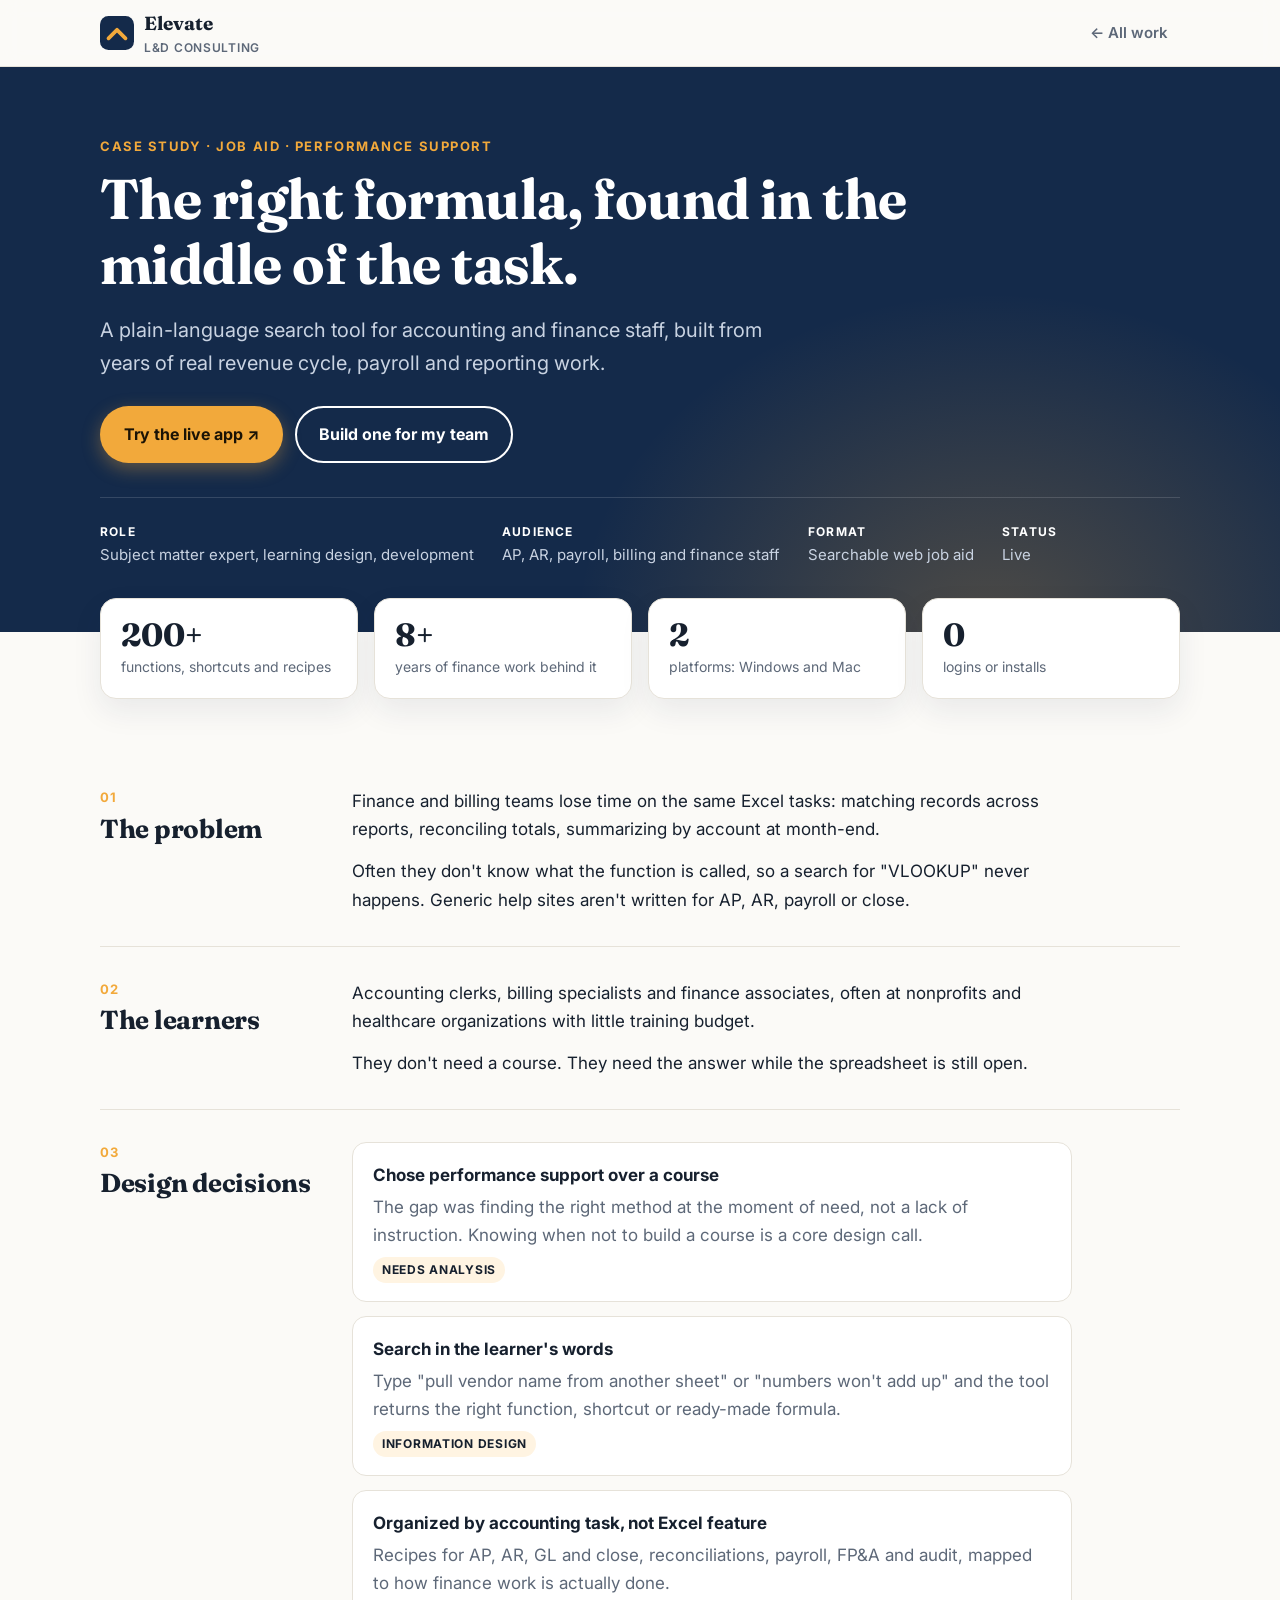
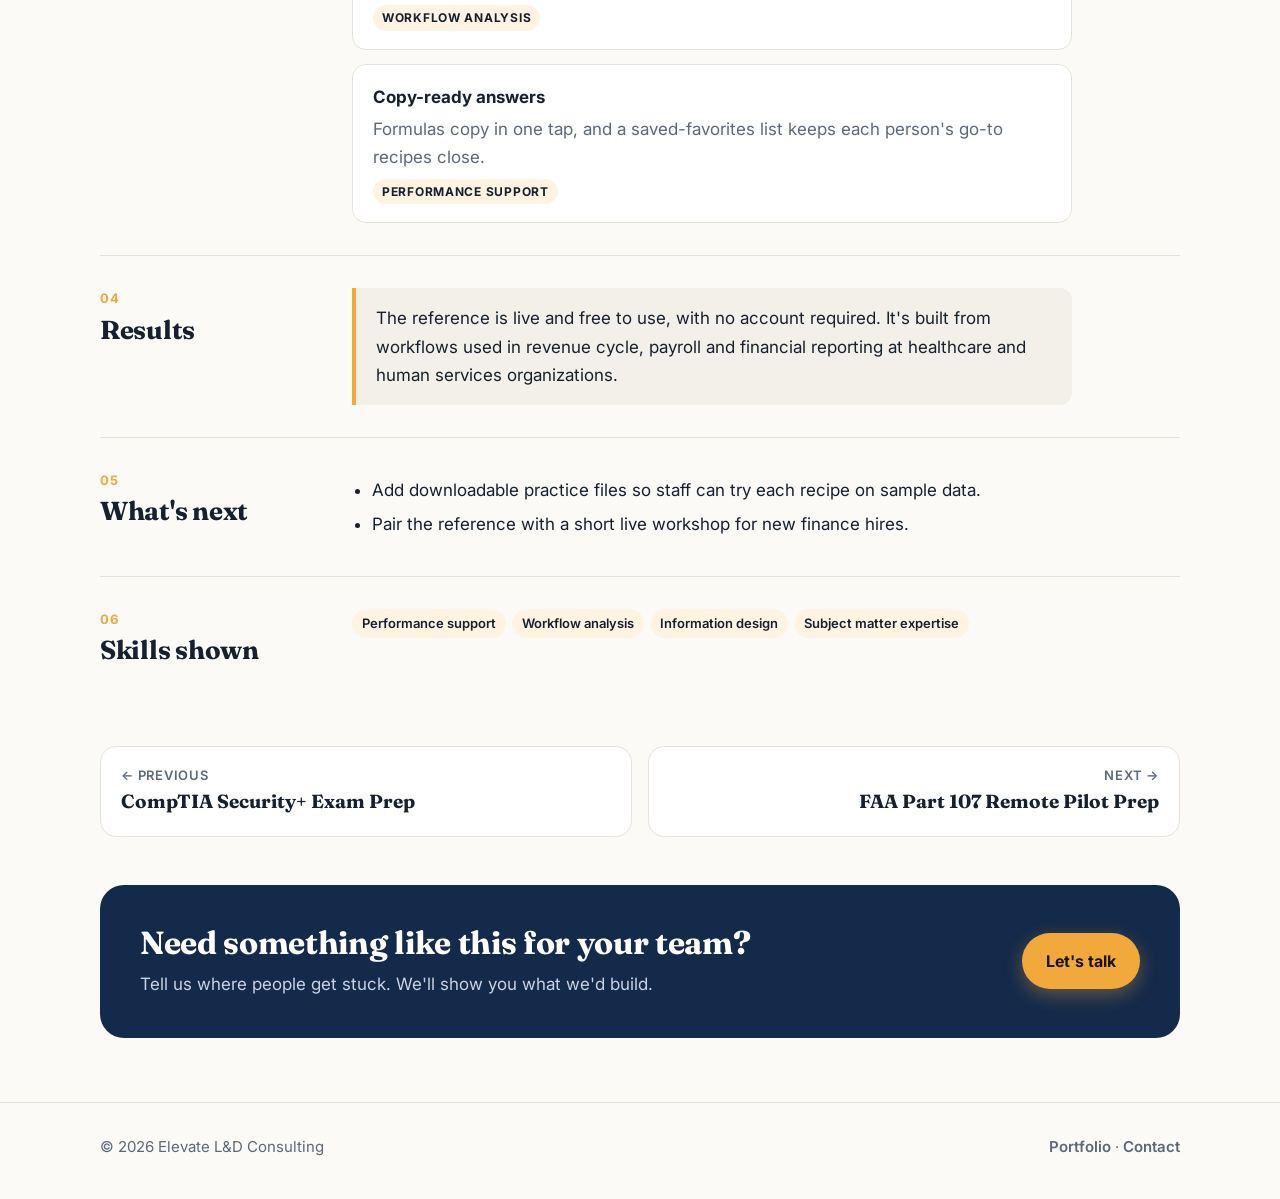
<file: case-excel.html>
<!doctype html>
<html lang="en">
<head>
<meta charset="utf-8">
<meta name="viewport" content="width=device-width,initial-scale=1">
<title>Excel for Accounting · Case Study · Elevate L&amp;D</title>
<meta name="description" content="A plain-language search tool for accounting and finance staff, built from years of real revenue cycle, payroll and reporting work.">
<meta property="og:title" content="Excel for Accounting case study">
<meta property="og:description" content="A plain-language search tool for accounting and finance staff, built from years of real revenue cycle, payroll and reporting work.">
<link rel="icon" href="data:image/svg+xml,%3Csvg xmlns='http://www.w3.org/2000/svg' viewBox='0 0 32 32'%3E%3Crect width='32' height='32' rx='8' fill='%23142a4a'/%3E%3Cpath d='M8 21l8-8 8 8' fill='none' stroke='%23f2a93b' stroke-width='3.5' stroke-linecap='round' stroke-linejoin='round'/%3E%3C/svg%3E">
<link rel="preconnect" href="https://fonts.googleapis.com">
<link rel="preconnect" href="https://fonts.gstatic.com" crossorigin>
<link href="https://fonts.googleapis.com/css2?family=Fraunces:opsz,wght@9..144,600;9..144,700&family=Inter:wght@400;500;600;700&display=swap" rel="stylesheet">
<link rel="stylesheet" href="case.css">
</head>
<body>
<header>
  <div class="wrap nav">
    <a class="brand" href="index.html" aria-label="Elevate L&amp;D Consulting home">
      <svg viewBox="0 0 32 32" aria-hidden="true"><rect width="32" height="32" rx="8" fill="#142a4a"/><path d="M8 21l8-8 8 8" fill="none" stroke="#f2a93b" stroke-width="3.5" stroke-linecap="round" stroke-linejoin="round"/></svg>
      <span>Elevate<small>L&amp;D Consulting</small></span>
    </a>
    <a class="back" href="index.html#work">← All work</a>
  </div>
</header>

<div class="hero">
  <div class="wrap">
    <span class="eyebrow">Case study · Job aid · Performance support</span>
    <h1>The right formula, found in the middle of the task.</h1>
    <p class="sum">A plain-language search tool for accounting and finance staff, built from years of real revenue cycle, payroll and reporting work.</p>
    <div class="ctas">
      <a class="btn primary" href="excel-reference.html" target="_blank" rel="noopener">Try the live app ↗</a>
      <a class="btn ghost" href="index.html#contact">Build one for my team</a>
    </div>
    <div class="meta"><div><b>Role</b>Subject matter expert, learning design, development</div><div><b>Audience</b>AP, AR, payroll, billing and finance staff</div><div><b>Format</b>Searchable web job aid</div><div><b>Status</b>Live</div></div>
  </div>
</div>

<main>
  <div class="wrap"><div class="stats"><div class="stat"><b>200+</b><span>functions, shortcuts and recipes</span></div><div class="stat"><b>8+</b><span>years of finance work behind it</span></div><div class="stat"><b>2</b><span>platforms: Windows and Mac</span></div><div class="stat"><b>0</b><span>logins or installs</span></div></div></div>
  <section>
    <div class="wrap">
      <div class="block"><div><span class="n">01</span><h2>The problem</h2></div><div class="read"><p>Finance and billing teams lose time on the same Excel tasks: matching records across reports, reconciling totals, summarizing by account at month-end.</p><p>Often they don&#x27;t know what the function is called, so a search for &quot;VLOOKUP&quot; never happens. Generic help sites aren&#x27;t written for AP, AR, payroll or close.</p></div></div>
      <div class="block"><div><span class="n">02</span><h2>The learners</h2></div><div class="read"><p>Accounting clerks, billing specialists and finance associates, often at nonprofits and healthcare organizations with little training budget.</p><p>They don&#x27;t need a course. They need the answer while the spreadsheet is still open.</p></div></div>
      <div class="block"><div><span class="n">03</span><h2>Design decisions</h2></div><div class="read"><ul class="decisions"><li><b>Chose performance support over a course</b><span>The gap was finding the right method at the moment of need, not a lack of instruction. Knowing when not to build a course is a core design call.</span><br><em>Needs analysis</em></li><li><b>Search in the learner&#x27;s words</b><span>Type &quot;pull vendor name from another sheet&quot; or &quot;numbers won&#x27;t add up&quot; and the tool returns the right function, shortcut or ready-made formula.</span><br><em>Information design</em></li><li><b>Organized by accounting task, not Excel feature</b><span>Recipes for AP, AR, GL and close, reconciliations, payroll, FP&amp;A and audit, mapped to how finance work is actually done.</span><br><em>Workflow analysis</em></li><li><b>Copy-ready answers</b><span>Formulas copy in one tap, and a saved-favorites list keeps each person&#x27;s go-to recipes close.</span><br><em>Performance support</em></li></ul></div></div>
      <div class="block"><div><span class="n">04</span><h2>Results</h2></div><div class="read">
        <!-- ADD RESULTS: e.g. a task that went from X hours to Y minutes, or colleagues using it. -->
        <p class="callout">The reference is live and free to use, with no account required. It&#x27;s built from workflows used in revenue cycle, payroll and financial reporting at healthcare and human services organizations.</p></div></div>
      <div class="block"><div><span class="n">05</span><h2>What's next</h2></div><div class="read"><ul class="next"><li>Add downloadable practice files so staff can try each recipe on sample data.</li><li>Pair the reference with a short live workshop for new finance hires.</li></ul></div></div>
      <div class="block"><div><span class="n">06</span><h2>Skills shown</h2></div><div class="read"><div class="skills"><span>Performance support</span><span>Workflow analysis</span><span>Information design</span><span>Subject matter expertise</span></div></div></div>

      <nav class="pager" aria-label="More case studies">
        <a href="case-secplus.html"><small>← Previous</small><strong>CompTIA Security+ Exam Prep</strong></a>
        <a class="r" href="case-part107.html"><small>Next →</small><strong>FAA Part 107 Remote Pilot Prep</strong></a>
      </nav>

      <div class="band">
        <div><h2>Need something like this for your team?</h2><p>Tell us where people get stuck. We'll show you what we'd build.</p></div>
        <a class="btn primary" href="index.html#contact">Let's talk</a>
      </div>
    </div>
  </section>
</main>

<footer>
  <div class="wrap">
    <span>© <span id="yr">2026</span> Elevate L&amp;D Consulting</span>
    <span><a href="index.html#work">Portfolio</a> · <a href="index.html#contact">Contact</a></span>
  </div>
</footer>
<script>document.getElementById("yr").textContent=new Date().getFullYear();</script>
</body>
</html>
</file>
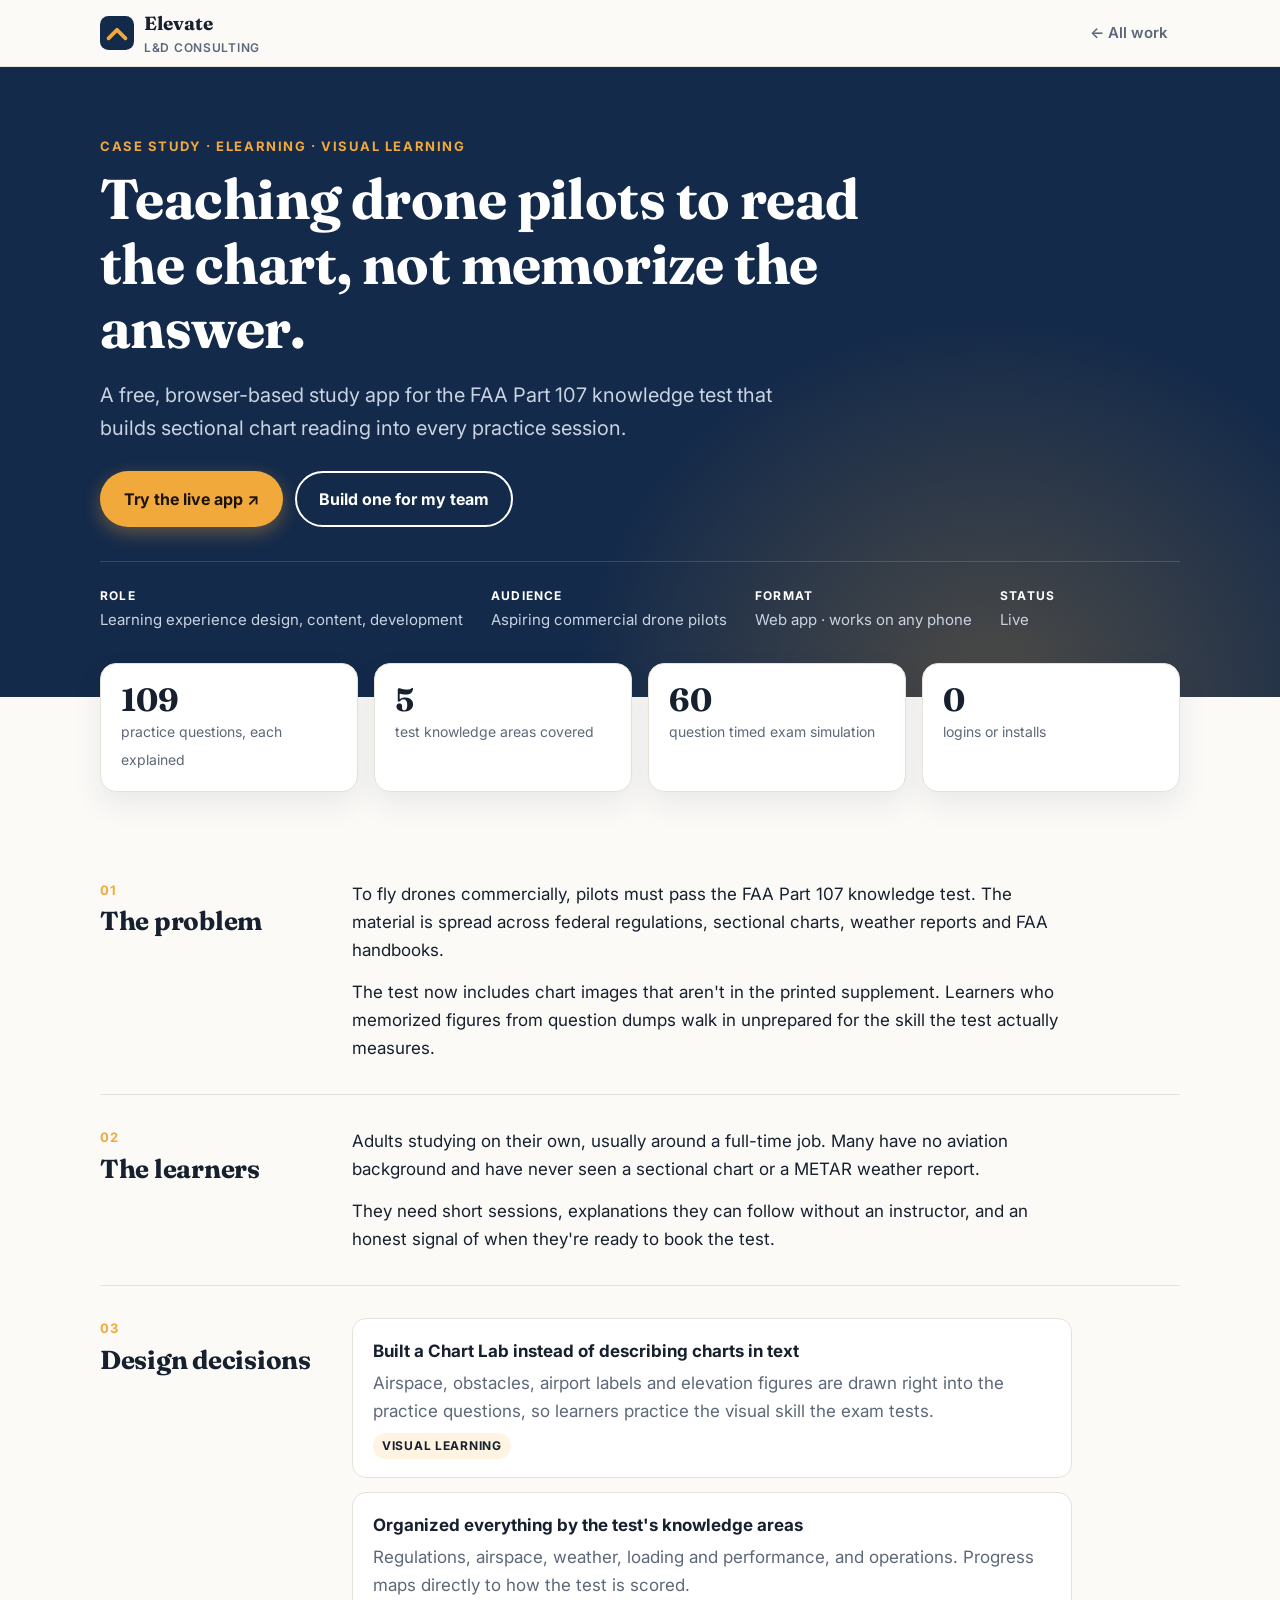
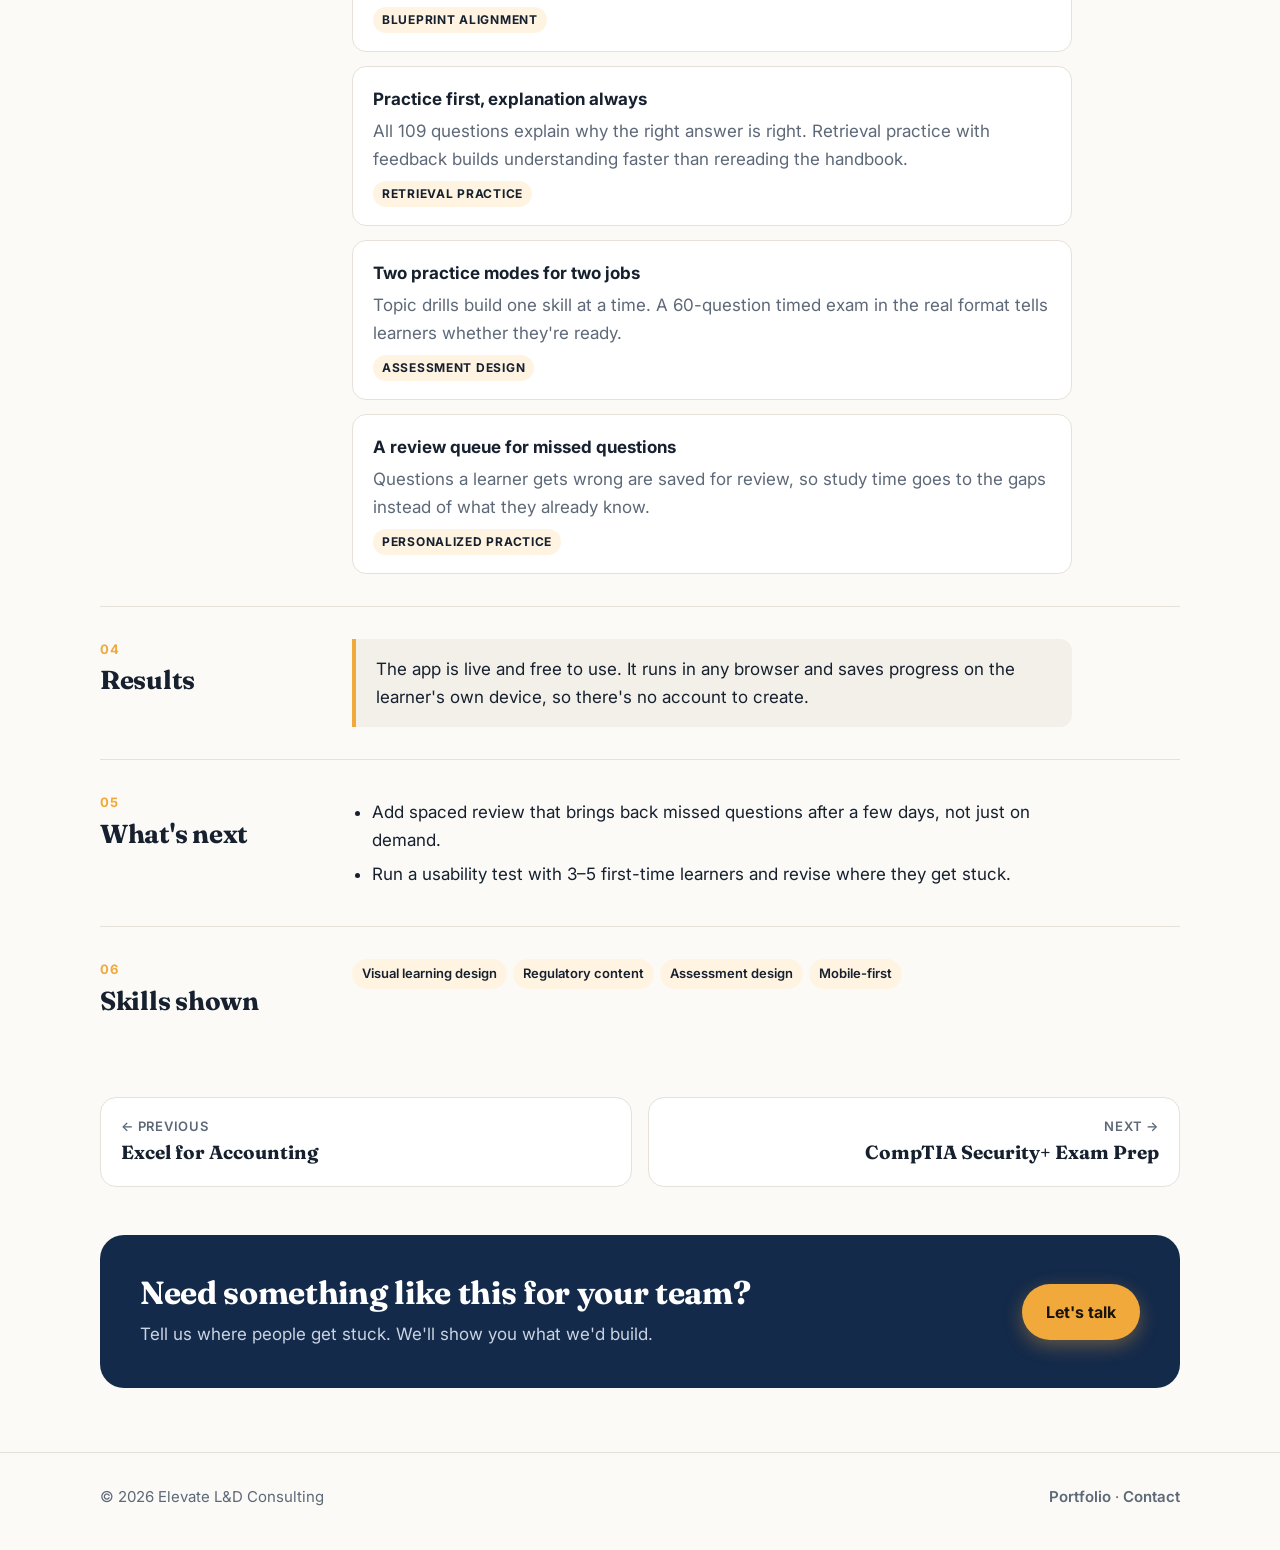
<file: case-part107.html>
<!doctype html>
<html lang="en">
<head>
<meta charset="utf-8">
<meta name="viewport" content="width=device-width,initial-scale=1">
<title>FAA Part 107 Remote Pilot Prep · Case Study · Elevate L&amp;D</title>
<meta name="description" content="A free, browser-based study app for the FAA Part 107 knowledge test that builds sectional chart reading into every practice session.">
<meta property="og:title" content="FAA Part 107 Remote Pilot Prep case study">
<meta property="og:description" content="A free, browser-based study app for the FAA Part 107 knowledge test that builds sectional chart reading into every practice session.">
<link rel="icon" href="data:image/svg+xml,%3Csvg xmlns='http://www.w3.org/2000/svg' viewBox='0 0 32 32'%3E%3Crect width='32' height='32' rx='8' fill='%23142a4a'/%3E%3Cpath d='M8 21l8-8 8 8' fill='none' stroke='%23f2a93b' stroke-width='3.5' stroke-linecap='round' stroke-linejoin='round'/%3E%3C/svg%3E">
<link rel="preconnect" href="https://fonts.googleapis.com">
<link rel="preconnect" href="https://fonts.gstatic.com" crossorigin>
<link href="https://fonts.googleapis.com/css2?family=Fraunces:opsz,wght@9..144,600;9..144,700&family=Inter:wght@400;500;600;700&display=swap" rel="stylesheet">
<link rel="stylesheet" href="case.css">
</head>
<body>
<header>
  <div class="wrap nav">
    <a class="brand" href="index.html" aria-label="Elevate L&amp;D Consulting home">
      <svg viewBox="0 0 32 32" aria-hidden="true"><rect width="32" height="32" rx="8" fill="#142a4a"/><path d="M8 21l8-8 8 8" fill="none" stroke="#f2a93b" stroke-width="3.5" stroke-linecap="round" stroke-linejoin="round"/></svg>
      <span>Elevate<small>L&amp;D Consulting</small></span>
    </a>
    <a class="back" href="index.html#work">← All work</a>
  </div>
</header>

<div class="hero">
  <div class="wrap">
    <span class="eyebrow">Case study · eLearning · Visual learning</span>
    <h1>Teaching drone pilots to read the chart, not memorize the answer.</h1>
    <p class="sum">A free, browser-based study app for the FAA Part 107 knowledge test that builds sectional chart reading into every practice session.</p>
    <div class="ctas">
      <a class="btn primary" href="part107.html" target="_blank" rel="noopener">Try the live app ↗</a>
      <a class="btn ghost" href="index.html#contact">Build one for my team</a>
    </div>
    <div class="meta"><div><b>Role</b>Learning experience design, content, development</div><div><b>Audience</b>Aspiring commercial drone pilots</div><div><b>Format</b>Web app · works on any phone</div><div><b>Status</b>Live</div></div>
  </div>
</div>

<main>
  <div class="wrap"><div class="stats"><div class="stat"><b>109</b><span>practice questions, each explained</span></div><div class="stat"><b>5</b><span>test knowledge areas covered</span></div><div class="stat"><b>60</b><span>question timed exam simulation</span></div><div class="stat"><b>0</b><span>logins or installs</span></div></div></div>
  <section>
    <div class="wrap">
      <div class="block"><div><span class="n">01</span><h2>The problem</h2></div><div class="read"><p>To fly drones commercially, pilots must pass the FAA Part 107 knowledge test. The material is spread across federal regulations, sectional charts, weather reports and FAA handbooks.</p><p>The test now includes chart images that aren&#x27;t in the printed supplement. Learners who memorized figures from question dumps walk in unprepared for the skill the test actually measures.</p></div></div>
      <div class="block"><div><span class="n">02</span><h2>The learners</h2></div><div class="read"><p>Adults studying on their own, usually around a full-time job. Many have no aviation background and have never seen a sectional chart or a METAR weather report.</p><p>They need short sessions, explanations they can follow without an instructor, and an honest signal of when they&#x27;re ready to book the test.</p></div></div>
      <div class="block"><div><span class="n">03</span><h2>Design decisions</h2></div><div class="read"><ul class="decisions"><li><b>Built a Chart Lab instead of describing charts in text</b><span>Airspace, obstacles, airport labels and elevation figures are drawn right into the practice questions, so learners practice the visual skill the exam tests.</span><br><em>Visual learning</em></li><li><b>Organized everything by the test&#x27;s knowledge areas</b><span>Regulations, airspace, weather, loading and performance, and operations. Progress maps directly to how the test is scored.</span><br><em>Blueprint alignment</em></li><li><b>Practice first, explanation always</b><span>All 109 questions explain why the right answer is right. Retrieval practice with feedback builds understanding faster than rereading the handbook.</span><br><em>Retrieval practice</em></li><li><b>Two practice modes for two jobs</b><span>Topic drills build one skill at a time. A 60-question timed exam in the real format tells learners whether they&#x27;re ready.</span><br><em>Assessment design</em></li><li><b>A review queue for missed questions</b><span>Questions a learner gets wrong are saved for review, so study time goes to the gaps instead of what they already know.</span><br><em>Personalized practice</em></li></ul></div></div>
      <div class="block"><div><span class="n">04</span><h2>Results</h2></div><div class="read">
        <!-- ADD RESULTS: e.g. learners who used it, your own test score, or a learner quote. -->
        <p class="callout">The app is live and free to use. It runs in any browser and saves progress on the learner&#x27;s own device, so there&#x27;s no account to create.</p></div></div>
      <div class="block"><div><span class="n">05</span><h2>What's next</h2></div><div class="read"><ul class="next"><li>Add spaced review that brings back missed questions after a few days, not just on demand.</li><li>Run a usability test with 3–5 first-time learners and revise where they get stuck.</li></ul></div></div>
      <div class="block"><div><span class="n">06</span><h2>Skills shown</h2></div><div class="read"><div class="skills"><span>Visual learning design</span><span>Regulatory content</span><span>Assessment design</span><span>Mobile-first</span></div></div></div>

      <nav class="pager" aria-label="More case studies">
        <a href="case-excel.html"><small>← Previous</small><strong>Excel for Accounting</strong></a>
        <a class="r" href="case-secplus.html"><small>Next →</small><strong>CompTIA Security+ Exam Prep</strong></a>
      </nav>

      <div class="band">
        <div><h2>Need something like this for your team?</h2><p>Tell us where people get stuck. We'll show you what we'd build.</p></div>
        <a class="btn primary" href="index.html#contact">Let's talk</a>
      </div>
    </div>
  </section>
</main>

<footer>
  <div class="wrap">
    <span>© <span id="yr">2026</span> Elevate L&amp;D Consulting</span>
    <span><a href="index.html#work">Portfolio</a> · <a href="index.html#contact">Contact</a></span>
  </div>
</footer>
<script>document.getElementById("yr").textContent=new Date().getFullYear();</script>
</body>
</html>
</file>
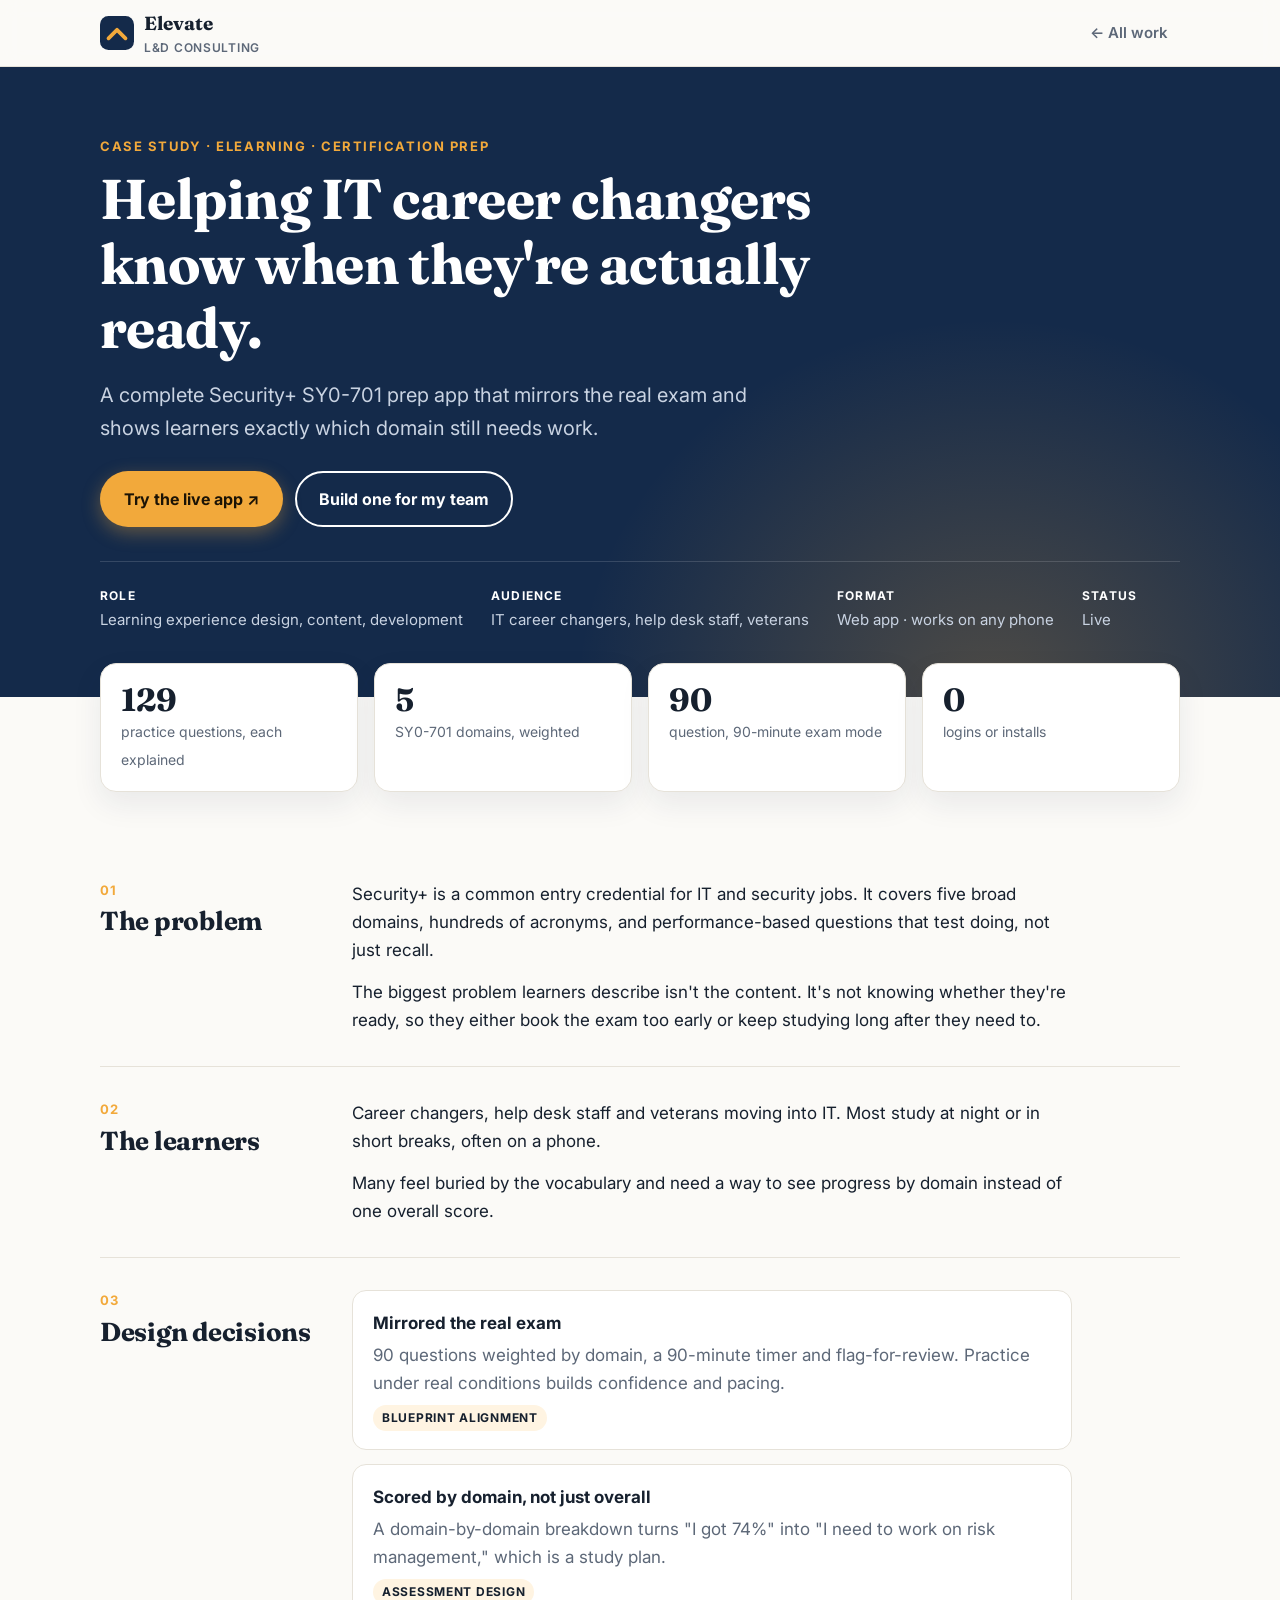
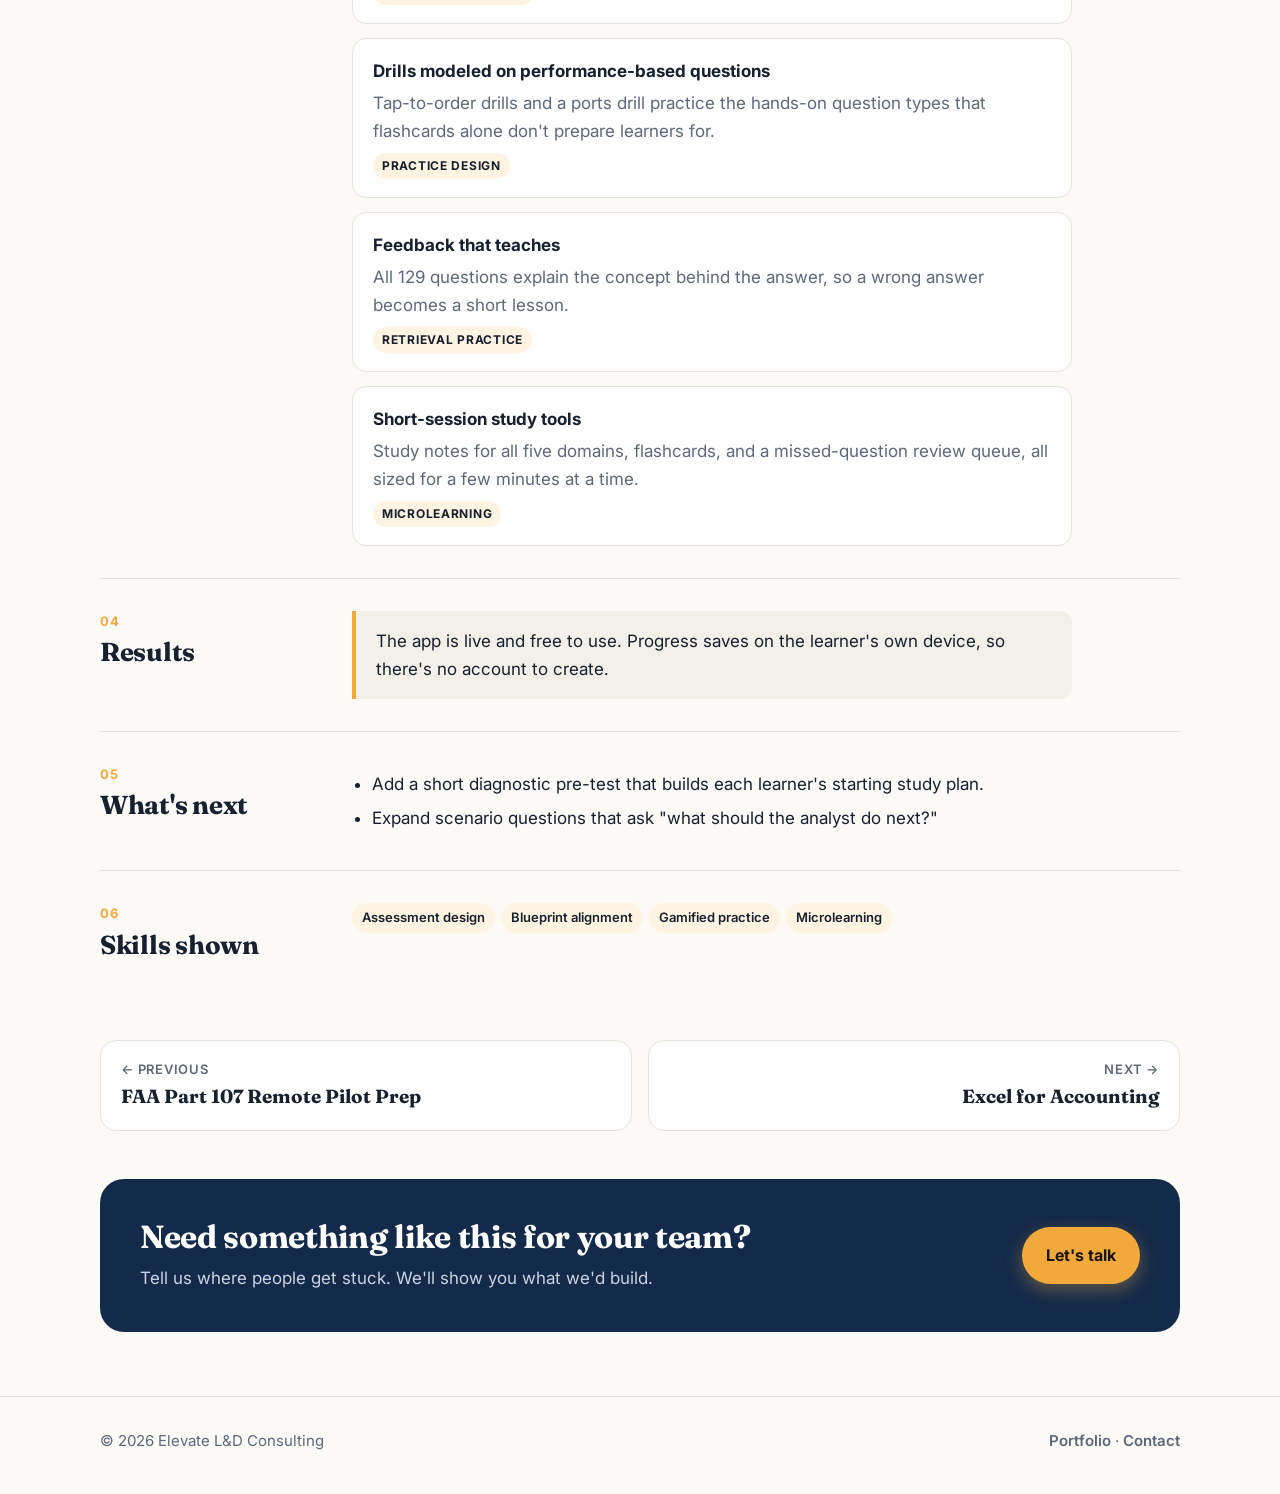
<file: case-secplus.html>
<!doctype html>
<html lang="en">
<head>
<meta charset="utf-8">
<meta name="viewport" content="width=device-width,initial-scale=1">
<title>CompTIA Security+ Exam Prep · Case Study · Elevate L&amp;D</title>
<meta name="description" content="A complete Security+ SY0-701 prep app that mirrors the real exam and shows learners exactly which domain still needs work.">
<meta property="og:title" content="CompTIA Security+ Exam Prep case study">
<meta property="og:description" content="A complete Security+ SY0-701 prep app that mirrors the real exam and shows learners exactly which domain still needs work.">
<link rel="icon" href="data:image/svg+xml,%3Csvg xmlns='http://www.w3.org/2000/svg' viewBox='0 0 32 32'%3E%3Crect width='32' height='32' rx='8' fill='%23142a4a'/%3E%3Cpath d='M8 21l8-8 8 8' fill='none' stroke='%23f2a93b' stroke-width='3.5' stroke-linecap='round' stroke-linejoin='round'/%3E%3C/svg%3E">
<link rel="preconnect" href="https://fonts.googleapis.com">
<link rel="preconnect" href="https://fonts.gstatic.com" crossorigin>
<link href="https://fonts.googleapis.com/css2?family=Fraunces:opsz,wght@9..144,600;9..144,700&family=Inter:wght@400;500;600;700&display=swap" rel="stylesheet">
<link rel="stylesheet" href="case.css">
</head>
<body>
<header>
  <div class="wrap nav">
    <a class="brand" href="index.html" aria-label="Elevate L&amp;D Consulting home">
      <svg viewBox="0 0 32 32" aria-hidden="true"><rect width="32" height="32" rx="8" fill="#142a4a"/><path d="M8 21l8-8 8 8" fill="none" stroke="#f2a93b" stroke-width="3.5" stroke-linecap="round" stroke-linejoin="round"/></svg>
      <span>Elevate<small>L&amp;D Consulting</small></span>
    </a>
    <a class="back" href="index.html#work">← All work</a>
  </div>
</header>

<div class="hero">
  <div class="wrap">
    <span class="eyebrow">Case study · eLearning · Certification prep</span>
    <h1>Helping IT career changers know when they&#x27;re actually ready.</h1>
    <p class="sum">A complete Security+ SY0-701 prep app that mirrors the real exam and shows learners exactly which domain still needs work.</p>
    <div class="ctas">
      <a class="btn primary" href="secplus.html" target="_blank" rel="noopener">Try the live app ↗</a>
      <a class="btn ghost" href="index.html#contact">Build one for my team</a>
    </div>
    <div class="meta"><div><b>Role</b>Learning experience design, content, development</div><div><b>Audience</b>IT career changers, help desk staff, veterans</div><div><b>Format</b>Web app · works on any phone</div><div><b>Status</b>Live</div></div>
  </div>
</div>

<main>
  <div class="wrap"><div class="stats"><div class="stat"><b>129</b><span>practice questions, each explained</span></div><div class="stat"><b>5</b><span>SY0-701 domains, weighted</span></div><div class="stat"><b>90</b><span>question, 90-minute exam mode</span></div><div class="stat"><b>0</b><span>logins or installs</span></div></div></div>
  <section>
    <div class="wrap">
      <div class="block"><div><span class="n">01</span><h2>The problem</h2></div><div class="read"><p>Security+ is a common entry credential for IT and security jobs. It covers five broad domains, hundreds of acronyms, and performance-based questions that test doing, not just recall.</p><p>The biggest problem learners describe isn&#x27;t the content. It&#x27;s not knowing whether they&#x27;re ready, so they either book the exam too early or keep studying long after they need to.</p></div></div>
      <div class="block"><div><span class="n">02</span><h2>The learners</h2></div><div class="read"><p>Career changers, help desk staff and veterans moving into IT. Most study at night or in short breaks, often on a phone.</p><p>Many feel buried by the vocabulary and need a way to see progress by domain instead of one overall score.</p></div></div>
      <div class="block"><div><span class="n">03</span><h2>Design decisions</h2></div><div class="read"><ul class="decisions"><li><b>Mirrored the real exam</b><span>90 questions weighted by domain, a 90-minute timer and flag-for-review. Practice under real conditions builds confidence and pacing.</span><br><em>Blueprint alignment</em></li><li><b>Scored by domain, not just overall</b><span>A domain-by-domain breakdown turns &quot;I got 74%&quot; into &quot;I need to work on risk management,&quot; which is a study plan.</span><br><em>Assessment design</em></li><li><b>Drills modeled on performance-based questions</b><span>Tap-to-order drills and a ports drill practice the hands-on question types that flashcards alone don&#x27;t prepare learners for.</span><br><em>Practice design</em></li><li><b>Feedback that teaches</b><span>All 129 questions explain the concept behind the answer, so a wrong answer becomes a short lesson.</span><br><em>Retrieval practice</em></li><li><b>Short-session study tools</b><span>Study notes for all five domains, flashcards, and a missed-question review queue, all sized for a few minutes at a time.</span><br><em>Microlearning</em></li></ul></div></div>
      <div class="block"><div><span class="n">04</span><h2>Results</h2></div><div class="read">
        <!-- ADD RESULTS: e.g. learners who used it, pass results, or a learner quote. -->
        <p class="callout">The app is live and free to use. Progress saves on the learner&#x27;s own device, so there&#x27;s no account to create.</p></div></div>
      <div class="block"><div><span class="n">05</span><h2>What's next</h2></div><div class="read"><ul class="next"><li>Add a short diagnostic pre-test that builds each learner&#x27;s starting study plan.</li><li>Expand scenario questions that ask &quot;what should the analyst do next?&quot;</li></ul></div></div>
      <div class="block"><div><span class="n">06</span><h2>Skills shown</h2></div><div class="read"><div class="skills"><span>Assessment design</span><span>Blueprint alignment</span><span>Gamified practice</span><span>Microlearning</span></div></div></div>

      <nav class="pager" aria-label="More case studies">
        <a href="case-part107.html"><small>← Previous</small><strong>FAA Part 107 Remote Pilot Prep</strong></a>
        <a class="r" href="case-excel.html"><small>Next →</small><strong>Excel for Accounting</strong></a>
      </nav>

      <div class="band">
        <div><h2>Need something like this for your team?</h2><p>Tell us where people get stuck. We'll show you what we'd build.</p></div>
        <a class="btn primary" href="index.html#contact">Let's talk</a>
      </div>
    </div>
  </section>
</main>

<footer>
  <div class="wrap">
    <span>© <span id="yr">2026</span> Elevate L&amp;D Consulting</span>
    <span><a href="index.html#work">Portfolio</a> · <a href="index.html#contact">Contact</a></span>
  </div>
</footer>
<script>document.getElementById("yr").textContent=new Date().getFullYear();</script>
</body>
</html>
</file>
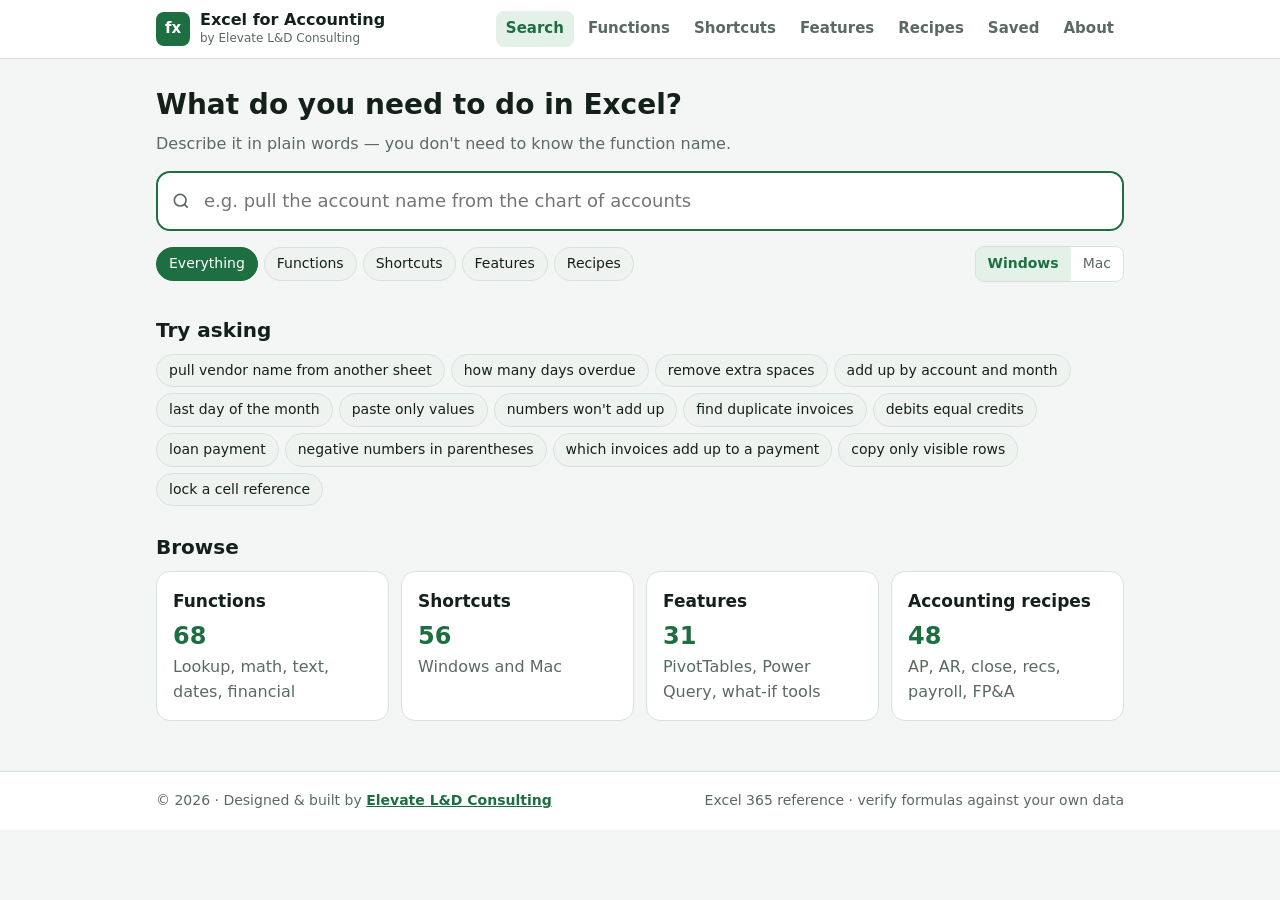
<file: excel-reference.html>
<!doctype html>
<html lang="en">
<head>
<meta charset="utf-8">
<meta name="viewport" content="width=device-width,initial-scale=1">
<title>Excel for Accounting</title>
<meta name="description" content="Searchable Excel reference for accounting teams: functions, shortcuts, features and ready-to-use formulas. Built by Elevate L&D Consulting.">
<meta name="author" content="Elevate L&D Consulting">
<style>
:root{--bg:#f3f6f4;--card:#fff;--ink:#13211a;--mute:#5a6a61;--line:#d8e2dc;--acc:#1d6f42;--acc2:#e3f1e8;--chip:#eef3f0;--code:#f1f5f2;--mark:#fff1b8}
@media (prefers-color-scheme:dark){:root{--bg:#0d1410;--card:#16201a;--ink:#e6efe9;--mute:#97a69d;--line:#27352d;--acc:#4fcf86;--acc2:#163023;--chip:#1c2a22;--code:#111a15;--mark:#4a3f12}}
*{box-sizing:border-box}
body{margin:0;background:var(--bg);color:var(--ink);font:16px/1.55 system-ui,-apple-system,"Segoe UI",Roboto,sans-serif}
header{position:sticky;top:0;z-index:5;background:var(--card);border-bottom:1px solid var(--line)}
.bar{max-width:1000px;margin:0 auto;padding:10px 16px;display:flex;align-items:center;gap:12px;flex-wrap:wrap}
.logo{color:var(--ink);text-decoration:none;display:flex;align-items:center;gap:10px}
.logo .mk{background:var(--acc);color:#fff;border-radius:8px;width:34px;height:34px;display:grid;place-items:center;font-weight:900;font-size:15px}
@media (prefers-color-scheme:dark){.logo .mk{color:#07130c}}
.logo b{display:block;font-size:16px;line-height:1.2}.logo small{display:block;color:var(--mute);font-size:12px}
nav{display:flex;gap:4px;flex-wrap:wrap;margin-left:auto}
nav a{color:var(--mute);text-decoration:none;padding:6px 10px;border-radius:8px;font-weight:600;font-size:15px}
nav a.on,nav a:hover{background:var(--acc2);color:var(--acc)}
main{max-width:1000px;margin:0 auto;padding:20px 16px 50px}
h1{font-size:28px;margin:4px 0 6px}h2{font-size:20px;margin:26px 0 8px}
p{margin:6px 0 10px}.mute{color:var(--mute)}
.search{position:relative;margin:14px 0 8px}
.search input{width:100%;font:inherit;font-size:18px;padding:14px 16px 14px 46px;border-radius:14px;border:2px solid var(--line);background:var(--card);color:var(--ink)}
.search input:focus{outline:none;border-color:var(--acc)}
.search svg{position:absolute;left:15px;top:50%;transform:translateY(-50%);width:20px;height:20px;stroke:var(--mute)}
.chips{display:flex;gap:6px;flex-wrap:wrap;margin:8px 0}
.chip{border:1px solid var(--line);background:var(--chip);color:var(--ink);border-radius:999px;padding:5px 12px;font:inherit;font-size:14px;cursor:pointer}
.chip.on{background:var(--acc);border-color:var(--acc);color:#fff}
@media (prefers-color-scheme:dark){.chip.on{color:#07130c}}
.toolbar{display:flex;gap:10px;flex-wrap:wrap;align-items:center;justify-content:space-between;margin:6px 0}
select{font:inherit;font-size:14px;padding:6px 8px;border-radius:8px;border:1px solid var(--line);background:var(--card);color:var(--ink)}
.seg{display:inline-flex;border:1px solid var(--line);border-radius:9px;overflow:hidden}
.seg button{border:0;background:var(--card);color:var(--mute);padding:6px 12px;font:inherit;font-size:14px;cursor:pointer}
.seg button.on{background:var(--acc2);color:var(--acc);font-weight:700}
.item{background:var(--card);border:1px solid var(--line);border-radius:12px;margin:10px 0;overflow:hidden}
.item>button.hd{all:unset;box-sizing:border-box;display:flex;width:100%;gap:12px;align-items:flex-start;padding:14px 16px;cursor:pointer}
.item>button.hd:focus-visible{outline:2px solid var(--acc)}
.tag{flex:none;font-size:11px;font-weight:800;letter-spacing:.4px;text-transform:uppercase;padding:3px 7px;border-radius:6px;background:var(--acc2);color:var(--acc);margin-top:3px}
.tag.sc{background:#e8eefc;color:#2550b8}.tag.ft{background:#f6ecfb;color:#7a33a6}.tag.rc{background:#fdf0e1;color:#9a5500}
@media (prefers-color-scheme:dark){.tag.sc{background:#1b2540;color:#8fb0ff}.tag.ft{background:#2b1b35;color:#d4a2f2}.tag.rc{background:#35270f;color:#f2b866}}
.hd .t{flex:1;min-width:0}.hd .t b{display:block;font-size:16px}.hd .t span{color:var(--mute);font-size:14.5px}
.keys{flex:none;font-family:ui-monospace,Menlo,Consolas,monospace;font-size:13.5px;font-weight:700;background:var(--code);border:1px solid var(--line);border-radius:7px;padding:3px 8px;margin-top:2px;white-space:nowrap}
.star{flex:none;border:0;background:none;font-size:18px;cursor:pointer;color:var(--mute);padding:0 2px;margin-top:-2px}
.star.on{color:#e0a100}
.bd{padding:0 16px 14px 16px;border-top:1px solid var(--line)}
.bd h4{margin:12px 0 4px;font-size:13px;text-transform:uppercase;letter-spacing:.5px;color:var(--mute)}
pre{margin:0;background:var(--code);border:1px solid var(--line);border-radius:9px;padding:10px 12px;font:14px/1.5 ui-monospace,Menlo,Consolas,monospace;white-space:pre-wrap;word-break:break-word}
.cp{position:relative}.cp button{position:absolute;top:6px;right:6px;font:inherit;font-size:12px;border:1px solid var(--line);background:var(--card);color:var(--ink);border-radius:6px;padding:2px 8px;cursor:pointer}
.cp pre{padding-right:60px}
.meta{font-size:13px;color:var(--mute);margin-top:8px}
mark{background:var(--mark);color:inherit;border-radius:3px;padding:0 1px}
.grid{display:grid;grid-template-columns:repeat(auto-fit,minmax(210px,1fr));gap:12px}
.tile{background:var(--card);border:1px solid var(--line);border-radius:14px;padding:16px;text-decoration:none;color:var(--ink);display:block}
.tile:hover{border-color:var(--acc)}.tile b{display:block;font-size:17px;margin-bottom:3px}
.stat{font-size:24px;font-weight:800;color:var(--acc)}
.empty{text-align:center;padding:30px 10px;color:var(--mute)}
.about{background:var(--card);border:1px solid var(--line);border-radius:14px;padding:18px;margin:14px 0}
footer{border-top:1px solid var(--line);background:var(--card)}
footer .in{max-width:1000px;margin:0 auto;padding:18px 16px;font-size:14px;color:var(--mute);display:flex;gap:10px;justify-content:space-between;flex-wrap:wrap}
footer a,.about a{color:var(--acc);font-weight:700}
@media (max-width:560px){h1{font-size:23px}nav{margin-left:0;width:100%}nav a{padding:6px 8px;font-size:14px}.hd .keys{display:none}.search input{font-size:16px}}
</style>
</head>
<body>
<header><div class="bar">
  <a class="logo" href="#search"><span class="mk">fx</span><span><b>Excel for Accounting</b><small id="byline"></small></span></a>
  <nav id="nav">
    <a href="#search">Search</a><a href="#fn">Functions</a><a href="#sc">Shortcuts</a><a href="#ft">Features</a><a href="#rc">Recipes</a><a href="#saved">Saved</a><a href="#about">About</a>
  </nav>
</div></header>
<main id="app"></main>
<footer><div class="in"><span id="credit"></span><span>Excel 365 reference · verify formulas against your own data</span></div></footer>

<script>
/* ===== Maker credit — change here ===== */
const MAKER={name:"Elevate L&D Consulting",url:"./"};

/* ---------- storage ---------- */
const store={get(k,d){try{const v=localStorage.getItem("xlref_"+k);return v?JSON.parse(v):d}catch(e){return d}},set(k,v){try{localStorage.setItem("xlref_"+k,JSON.stringify(v))}catch(e){}}};

/* ---------- FUNCTIONS: [name, category, description, syntax, example, plain-language keywords, version] ---------- */
const FN=[
["XLOOKUP","Lookup",`Finds a value in one column and returns the matching value from another. Replaces VLOOKUP/HLOOKUP and works left or right.`,`=XLOOKUP(lookup_value, lookup_array, return_array, [if_not_found], [match_mode], [search_mode])`,`=XLOOKUP(A2, Vendors[ID], Vendors[Name], "Not found")`,`pull bring get find match look up value from another sheet table list vendor name customer account description return matching`,"365/2021"],
["VLOOKUP","Lookup",`Looks down the first column of a range and returns a value from a column to the right. Use FALSE for an exact match.`,`=VLOOKUP(lookup_value, table_array, col_index_num, [range_lookup])`,`=VLOOKUP(A2, $F$2:$H$500, 3, FALSE)`,`pull bring get find look up value from another sheet table older version legacy`,""],
["INDEX + MATCH","Lookup",`The classic flexible lookup: MATCH finds the row, INDEX returns the value. Works in every Excel version.`,`=INDEX(return_range, MATCH(lookup_value, lookup_range, 0))`,`=INDEX(C:C, MATCH(A2, B:B, 0))`,`pull bring get find look up left two way row column flexible`,""],
["MATCH / XMATCH","Lookup",`Returns the position of a value in a list. XMATCH is the newer version with more options.`,`=MATCH(lookup_value, lookup_array, 0)\n=XMATCH(lookup_value, lookup_array)`,`=MATCH("Rent", A1:A100, 0)`,`position row number where is which row exists in list`,""],
["FILTER","Lookup",`Returns every row that meets your conditions, spilling the results. Great for pulling all invoices for a vendor.`,`=FILTER(array, include, [if_empty])`,`=FILTER(A2:E500, (B2:B500="Acme")*(E2:E500>0), "None")`,`show all rows matching criteria extract list subset every invoice for vendor multiple results`,"365/2021"],
["UNIQUE","Lookup",`Returns a list with duplicates removed (or only values that appear once).`,`=UNIQUE(array, [by_col], [exactly_once])`,`=UNIQUE(Data[Vendor])`,`distinct list remove duplicates list of vendors accounts dedupe`,"365/2021"],
["SORT / SORTBY","Lookup",`Returns a sorted copy of a range without changing the original.`,`=SORT(array, [sort_index], [sort_order])\n=SORTBY(array, by_array, [order])`,`=SORT(A2:C100, 3, -1)`,`order sort largest smallest descending ascending ranked list`,"365/2021"],
["VSTACK","Lookup",`Stacks ranges on top of each other into one list — useful for combining monthly sheets.`,`=VSTACK(array1, [array2], ...)`,`=VSTACK(Jan!A2:D200, Feb!A2:D200, Mar!A2:D200)`,`combine append stack merge sheets tabs months into one list`,"365"],
["INDIRECT","Lookup",`Turns text into a reference, so you can point at a sheet whose name is in a cell. Volatile — use sparingly.`,`=INDIRECT(ref_text)`,`=INDIRECT("'"&B1&"'!C10")`,`reference sheet name in cell dynamic tab month sheet`,""],
["GETPIVOTDATA","Lookup",`Pulls a specific number out of a PivotTable so it stays correct when the pivot changes.`,`=GETPIVOTDATA(data_field, pivot_table, [field1, item1], ...)`,`=GETPIVOTDATA("Amount", $A$3, "Account", "6100")`,`pivot table value reference number from pivot`,""],
["SUM","Math",`Adds numbers.`,`=SUM(number1, [number2], ...)`,`=SUM(B2:B100)`,`add total add up sum column`,""],
["SUMIFS","Math",`Adds numbers that meet one or more conditions — the workhorse of accounting reports.`,`=SUMIFS(sum_range, criteria_range1, criteria1, [criteria_range2, criteria2], ...)`,`=SUMIFS(GL[Amount], GL[Account], "6100", GL[Date], ">="&DATE(2026,1,1))`,`add total by account department vendor month condition criteria subtotal conditional sum`,""],
["SUMIF","Math",`Adds numbers that meet one condition. SUMIFS is more flexible.`,`=SUMIF(range, criteria, [sum_range])`,`=SUMIF(A:A, "Travel", C:C)`,`add total condition single criteria`,""],
["SUMPRODUCT","Math",`Multiplies ranges together and sums the result. Handles complex conditions and weighted totals.`,`=SUMPRODUCT(array1, [array2], ...)`,`=SUMPRODUCT(Qty, Price)`,`multiply then add weighted total quantity times price extended amount`,""],
["SUBTOTAL","Math",`Totals that ignore other SUBTOTALs and, with 101–111, ignore hidden/filtered rows.`,`=SUBTOTAL(function_num, ref1, ...)   ' 9=SUM, 109=SUM ignoring hidden`,`=SUBTOTAL(109, C2:C500)`,`total visible filtered rows only ignore hidden`,""],
["AGGREGATE","Math",`Like SUBTOTAL but can also ignore errors.`,`=AGGREGATE(function_num, options, ref1)   ' 9=SUM, option 6=ignore errors`,`=AGGREGATE(9, 6, C2:C500)`,`sum ignore errors #N/A total with errors in range`,""],
["COUNTIFS","Count",`Counts rows meeting one or more conditions.`,`=COUNTIFS(criteria_range1, criteria1, [criteria_range2, criteria2], ...)`,`=COUNTIFS(AP[Vendor], A2, AP[Status], "Open")`,`how many count number of times occurrences condition duplicates exists`,""],
["COUNTIF","Count",`Counts cells meeting one condition. =COUNTIF(range,A2)>1 flags duplicates.`,`=COUNTIF(range, criteria)`,`=COUNTIF(B:B, B2)>1`,`how many count number of times duplicate appears`,""],
["COUNT / COUNTA / COUNTBLANK","Count",`COUNT counts numbers, COUNTA counts non-empty cells, COUNTBLANK counts empty cells.`,`=COUNT(range)  =COUNTA(range)  =COUNTBLANK(range)`,`=COUNTBLANK(D2:D500)`,`how many cells filled empty blank missing number of entries`,""],
["AVERAGEIFS","Math",`Averages values meeting conditions.`,`=AVERAGEIFS(average_range, criteria_range1, criteria1, ...)`,`=AVERAGEIFS(Days, Customer, A2)`,`average mean by condition`,""],
["MAXIFS / MINIFS","Math",`Largest or smallest value meeting conditions.`,`=MAXIFS(max_range, criteria_range1, criteria1, ...)`,`=MAXIFS(Pay[Date], Pay[Vendor], A2)`,`largest smallest latest earliest most recent last payment date by vendor`,"2019+"],
["ROUND / ROUNDUP / ROUNDDOWN","Math",`Rounds to a number of digits. Round to 2 before comparing currency amounts to avoid penny differences.`,`=ROUND(number, num_digits)`,`=ROUND(A2*B2, 2)`,`round cents decimals penny rounding difference nearest dollar`,""],
["MROUND / CEILING / FLOOR","Math",`Rounds to a multiple, e.g. the nearest 0.25 hour or nearest 5.`,`=MROUND(number, multiple)\n=CEILING.MATH(number, significance)`,`=MROUND(A2, 0.25)`,`round to nearest quarter hour multiple increment`,""],
["ABS","Math",`Absolute value — removes the sign.`,`=ABS(number)`,`=ABS(A2-B2)<=0.01`,`absolute value positive remove negative sign difference`,""],
["MOD / INT","Math",`MOD returns the remainder; INT drops the decimals.`,`=MOD(number, divisor)  =INT(number)`,`=MOD(ROW(),2)=0`,`remainder every other row whole number`,""],
["RANK.EQ","Math",`Ranks a number within a list.`,`=RANK.EQ(number, ref, [order])`,`=RANK.EQ(C2, $C$2:$C$50)`,`rank top largest position biggest customers`,""],
["LARGE / SMALL","Math",`Returns the nth largest or smallest value.`,`=LARGE(array, k)`,`=LARGE(Sales, 3)`,`top 5 largest third biggest smallest`,""],
["IF","Logic",`Returns one value if a condition is true and another if false.`,`=IF(logical_test, value_if_true, value_if_false)`,`=IF(C2>5000, "Needs approval", "OK")`,`condition if then else when greater than flag check`,""],
["IFS","Logic",`Checks several conditions in order — cleaner than nested IFs. Great for aging buckets.`,`=IFS(test1, value1, test2, value2, ..., TRUE, default)`,`=IFS(D2<=0,"Current",D2<=30,"1-30",D2<=60,"31-60",D2<=90,"61-90",TRUE,"90+")`,`multiple conditions nested if buckets categories tiers`,"2019+"],
["IFERROR / IFNA","Logic",`Replaces an error with something else. IFNA only catches #N/A, so real errors still show.`,`=IFERROR(value, value_if_error)\n=IFNA(value, value_if_na)`,`=IFNA(XLOOKUP(A2, IDs, Names), "Missing")`,`hide error #N/A #DIV/0 replace error blank instead not found`,""],
["AND / OR / NOT","Logic",`Combine conditions.`,`=AND(cond1, cond2)  =OR(cond1, cond2)`,`=IF(AND(B2="Open", C2>90), "Escalate", "")`,`both either multiple conditions all any`,""],
["SWITCH","Logic",`Matches a value against a list of options.`,`=SWITCH(expression, value1, result1, ..., [default])`,`=SWITCH(LEFT(A2,1),"1","Asset","2","Liability","3","Equity","4","Revenue","Expense")`,`map code to category translate account type`,"2019+"],
["ISNUMBER / ISBLANK / ISTEXT","Logic",`Tests what's in a cell. ISNUMBER(SEARCH(...)) checks if text contains a word.`,`=ISNUMBER(value)  =ISBLANK(value)`,`=ISNUMBER(SEARCH("refund", B2))`,`check if number blank text contains word stored as text`,""],
["LET","Logic",`Names parts of a formula so long formulas are easier to read and faster.`,`=LET(name1, value1, ..., calculation)`,`=LET(d, TODAY()-C2, IF(d>90, "90+", "OK"))`,`name variable simplify long formula`,"365/2021"],
["TRIM","Text",`Removes extra spaces (leading, trailing and doubled). Fixes lookups that fail on imported data.`,`=TRIM(text)`,`=TRIM(A2)`,`remove extra spaces clean imported data lookup not working`,""],
["CLEAN","Text",`Removes non-printing characters. Combine with TRIM and SUBSTITUTE(A2,CHAR(160)," ") for web/ERP exports.`,`=CLEAN(text)`,`=TRIM(CLEAN(SUBSTITUTE(A2, CHAR(160), " ")))`,`remove hidden characters non breaking space line breaks clean export`,""],
["LEFT / RIGHT / MID","Text",`Extracts characters from the start, end or middle of text.`,`=LEFT(text, n)  =RIGHT(text, n)  =MID(text, start, n)`,`=RIGHT(A2, 4)`,`first last characters extract part of text last four digits account segment`,""],
["TEXTBEFORE / TEXTAFTER","Text",`Returns text before or after a delimiter — perfect for splitting account strings like 6100-200-10.`,`=TEXTBEFORE(text, delimiter, [instance])\n=TEXTAFTER(text, delimiter, [instance])`,`=TEXTBEFORE(A2, "-")`,`split before after dash delimiter account segment department code`,"365"],
["TEXTSPLIT","Text",`Splits text into multiple cells by a delimiter.`,`=TEXTSPLIT(text, col_delimiter, [row_delimiter])`,`=TEXTSPLIT(A2, "-")`,`split into columns separate by comma dash`,"365"],
["FIND / SEARCH","Text",`Returns the position of text inside text. SEARCH ignores case; FIND is case-sensitive.`,`=SEARCH(find_text, within_text)`,`=LEFT(A2, SEARCH("-", A2)-1)`,`position of character where is dash contains`,""],
["SUBSTITUTE","Text",`Replaces specific text within a cell.`,`=SUBSTITUTE(text, old_text, new_text, [instance])`,`=SUBSTITUTE(A2, "-", "")`,`replace remove characters dashes strip`,""],
["LEN","Text",`Counts characters.`,`=LEN(text)`,`=LEN(A2)<>9`,`length number of characters check digits`,""],
["TEXT","Text",`Formats a number or date as text in a specific format.`,`=TEXT(value, format_text)`,`=TEXT(A2, "mmm yyyy")\n=TEXT(B2, "$#,##0.00")`,`format date as text month name label currency in sentence`,""],
["VALUE / NUMBERVALUE","Text",`Converts numbers stored as text into real numbers.`,`=VALUE(text)  =NUMBERVALUE(text, [decimal_sep], [group_sep])`,`=VALUE(TRIM(A2))`,`number stored as text convert text to number green triangle won't sum`,""],
["TEXTJOIN / CONCAT / &","Text",`Combines text. TEXTJOIN adds a delimiter and can skip blanks.`,`=TEXTJOIN(delimiter, ignore_empty, text1, ...)\n=A2&" "&B2`,`=TEXTJOIN(", ", TRUE, A2:A10)`,`combine join merge concatenate text cells together`,""],
["UPPER / LOWER / PROPER","Text",`Changes text case.`,`=PROPER(text)`,`=PROPER(A2)`,`capitalize uppercase lowercase name case`,""],
["EXACT","Text",`Checks if two text values match exactly, including case.`,`=EXACT(text1, text2)`,`=EXACT(A2, B2)`,`compare text identical case sensitive`,""],
["TODAY / NOW","Date",`Current date (and time). Recalculates every time the workbook calculates.`,`=TODAY()  =NOW()`,`=TODAY()-C2`,`current date today now days since`,""],
["EOMONTH","Date",`Last day of a month, n months away. The go-to for period-end dates.`,`=EOMONTH(start_date, months)`,`=EOMONTH(A2, 0)   ' month end\n=EOMONTH(A2, -1)+1   ' first of month`,`last day of month end of month period end first day of month`,""],
["EDATE","Date",`Same day n months later or earlier.`,`=EDATE(start_date, months)`,`=EDATE(A2, 12)`,`add months next year renewal date`,""],
["DATE / YEAR / MONTH / DAY","Date",`Build a date or pull parts out of one.`,`=DATE(year, month, day)  =YEAR(date)  =MONTH(date)`,`=DATE(YEAR(A2), MONTH(A2), 1)`,`build date get year month day from date`,""],
["NETWORKDAYS / WORKDAY","Date",`Counts business days between dates, or finds a date n business days away. Add a holiday list.`,`=NETWORKDAYS(start, end, [holidays])\n=WORKDAY(start, days, [holidays])`,`=WORKDAY(EOMONTH(A2,0), 5, Holidays)`,`business days working days weekdays excluding weekends holidays close day due date`,""],
["NETWORKDAYS.INTL","Date",`Business days with a custom weekend pattern.`,`=NETWORKDAYS.INTL(start, end, [weekend], [holidays])`,`=NETWORKDAYS.INTL(A2, B2, 11)`,`custom weekend sunday only working days`,""],
["DATEDIF","Date",`Difference between dates in years, months or days. Hidden function (no autocomplete).`,`=DATEDIF(start, end, "Y"|"M"|"D")`,`=DATEDIF(HireDate, TODAY(), "Y")`,`years of service tenure months between age`,""],
["DAYS","Date",`Days between two dates.`,`=DAYS(end_date, start_date)`,`=DAYS(TODAY(), C2)`,`days between how many days overdue past due`,""],
["WEEKDAY / WEEKNUM","Date",`Day of week number or week of year.`,`=WEEKDAY(date, [type])  =WEEKNUM(date)`,`=TEXT(A2, "dddd")`,`day of week week number monday`,""],
["YEARFRAC","Date",`Fraction of a year between dates.`,`=YEARFRAC(start, end, [basis])`,`=Amount*YEARFRAC(Start, End)`,`portion of year prorate interest partial year`,""],
["PMT","Financial",`Payment per period for a loan or lease.`,`=PMT(rate, nper, pv, [fv], [type])`,`=PMT(6%/12, 60, -50000)`,`loan payment monthly payment lease mortgage`,""],
["IPMT / PPMT","Financial",`Interest or principal portion of a specific payment — used in amortization schedules.`,`=IPMT(rate, per, nper, pv)  =PPMT(rate, per, nper, pv)`,`=IPMT(6%/12, A2, 60, -50000)`,`interest portion principal amortization schedule`,""],
["CUMIPMT / CUMPRINC","Financial",`Total interest or principal paid between two periods.`,`=CUMIPMT(rate, nper, pv, start, end, type)`,`=CUMIPMT(6%/12, 60, 50000, 1, 12, 0)`,`total interest paid this year cumulative`,""],
["NPV / XNPV","Financial",`Net present value. XNPV uses actual dates.`,`=NPV(rate, values)  =XNPV(rate, values, dates)`,`=XNPV(8%, B2:B10, A2:A10)`,`present value discount cash flows investment`,""],
["IRR / XIRR","Financial",`Internal rate of return. XIRR uses actual dates.`,`=IRR(values)  =XIRR(values, dates)`,`=XIRR(B2:B10, A2:A10)`,`return rate investment yield`,""],
["FV / PV / RATE / NPER","Financial",`Future value, present value, interest rate, and number of periods.`,`=FV(rate, nper, pmt, [pv])  =RATE(nper, pmt, pv)`,`=NPER(5%/12, -500, 20000)`,`future value how long to pay off interest rate`,""],
["SLN","Financial",`Straight-line depreciation per period.`,`=SLN(cost, salvage, life)`,`=SLN(12000, 0, 5)/12`,`depreciation straight line fixed asset monthly`,""],
["DDB / DB / SYD","Financial",`Accelerated depreciation methods.`,`=DDB(cost, salvage, life, period)`,`=DDB(12000, 0, 5, 1)`,`double declining balance accelerated depreciation`,""],
["FORECAST.LINEAR","Stats",`Predicts a future value based on a linear trend.`,`=FORECAST.LINEAR(x, known_ys, known_xs)`,`=FORECAST.LINEAR(13, B2:B13, A2:A13)`,`forecast predict trend projection next month`,""],
["MEDIAN","Stats",`Middle value — less affected by outliers than an average.`,`=MEDIAN(range)`,`=MEDIAN(DaysToPay)`,`middle value typical outliers`,""],
["RANDARRAY","Stats",`Random numbers — useful for audit sampling.`,`=RANDARRAY([rows], [cols], [min], [max], [integer])`,`=TAKE(SORTBY(Data, RANDARRAY(ROWS(Data))), 25)`,`random sample audit pick selection`,"365"]
];

/* ---------- SHORTCUTS: [action, windows, mac, category, keywords] ---------- */
const SC=[
["Paste Special dialog","Ctrl+Alt+V","Ctrl+Cmd+V","Editing","paste values only formats transpose multiply"],
["Paste values (ribbon keys)","Alt, H, V, V","—","Editing","paste values only no formulas"],
["Undo / Redo","Ctrl+Z / Ctrl+Y","Cmd+Z / Cmd+Y","Editing","undo mistake redo"],
["Repeat last action","F4 (or Ctrl+Y)","Cmd+Y","Editing","repeat again same formatting"],
["AutoSum","Alt+=","Cmd+Shift+T","Formulas","total sum column quickly add up"],
["Toggle absolute/relative reference","F4 (while editing)","Cmd+T","Formulas","dollar sign lock cell reference $A$1 anchor"],
["Edit active cell","F2","Ctrl+U","Editing","edit cell formula"],
["Show / hide formulas","Ctrl+`","Ctrl+`","Formulas","show formulas audit view all formulas"],
["Fill down","Ctrl+D","Cmd+D","Editing","copy formula down fill"],
["Fill right","Ctrl+R","Cmd+R","Editing","copy formula across right"],
["Enter in all selected cells","Ctrl+Enter","Ctrl+Return","Editing","fill same value many cells blanks"],
["Copy formula from cell above","Ctrl+'","Ctrl+'","Editing","duplicate above"],
["New line inside a cell","Alt+Enter","Ctrl+Option+Return","Editing","line break wrap in cell"],
["Insert today's date","Ctrl+;","Ctrl+;","Editing","current date stamp"],
["Insert current time","Ctrl+Shift+;","Cmd+;","Editing","time stamp"],
["Format Cells dialog","Ctrl+1","Cmd+1","Formatting","format number custom border alignment"],
["Number format (comma, 2 decimals)","Ctrl+Shift+!","Ctrl+Shift+!","Formatting","number comma thousands separator"],
["Currency format","Ctrl+Shift+$","Ctrl+Shift+$","Formatting","dollar currency"],
["Percent format","Ctrl+Shift+%","Ctrl+Shift+%","Formatting","percentage"],
["Date format","Ctrl+Shift+#","Ctrl+Shift+#","Formatting","date"],
["General format","Ctrl+Shift+~","Ctrl+Shift+~","Formatting","reset format general"],
["Bold / Italic / Underline","Ctrl+B / I / U","Cmd+B / I / U","Formatting","bold italic underline"],
["Strikethrough","Ctrl+5","Cmd+Shift+X","Formatting","cross out strike"],
["Outline border","Ctrl+Shift+&","Cmd+Option+0","Formatting","border box"],
["Select entire column / row","Ctrl+Space / Shift+Space","Ctrl+Space / Shift+Space","Navigation","select column row"],
["Jump to edge of data","Ctrl+Arrow","Cmd+Arrow","Navigation","go to bottom last row end of data jump"],
["Select to edge of data","Ctrl+Shift+Arrow","Cmd+Shift+Arrow","Navigation","select down to bottom range"],
["Select current region","Ctrl+A","Cmd+A","Navigation","select all data table"],
["Go to cell A1","Ctrl+Home","Ctrl+Home (Fn+Ctrl+Left)","Navigation","top beginning first cell"],
["Go to last used cell","Ctrl+End","Ctrl+End (Fn+Ctrl+Right)","Navigation","last cell bottom right used range"],
["Go To / Go To Special","F5 or Ctrl+G","Ctrl+G","Navigation","go to special blanks constants formulas errors"],
["Select visible cells only","Alt+;","Cmd+Shift+Z","Navigation","visible cells only copy filtered hidden rows skip"],
["Next / previous sheet","Ctrl+PgDn / Ctrl+PgUp","Option+Right / Option+Left","Navigation","switch tab next sheet"],
["Insert new sheet","Shift+F11","Shift+F11","Navigation","new tab worksheet"],
["Find / Replace","Ctrl+F / Ctrl+H","Cmd+F / Ctrl+H","Editing","find replace search"],
["Create Excel Table","Ctrl+T","Ctrl+T","Data","format as table structured"],
["Toggle filters","Ctrl+Shift+L","Cmd+Shift+F","Data","filter autofilter dropdown"],
["Flash Fill","Ctrl+E","—","Data","flash fill pattern split names"],
["Insert row / column / cells","Ctrl+Shift++","Cmd+Shift++","Editing","insert row column"],
["Delete row / column / cells","Ctrl+-","Cmd+-","Editing","delete row column remove"],
["Hide row / column","Ctrl+9 / Ctrl+0","Ctrl+9 / Ctrl+0","Editing","hide rows columns"],
["Group / ungroup rows or columns","Alt+Shift+Right / Left","Cmd+Shift+K / J","Data","group outline collapse expand"],
["Remove Duplicates (ribbon keys)","Alt, A, M","—","Data","remove duplicates dedupe"],
["Text to Columns (ribbon keys)","Alt, A, E","—","Data","split column delimiter"],
["AutoFit column width","Alt, H, O, I","—","Formatting","autofit column width resize"],
["Freeze panes (ribbon keys)","Alt, W, F, F","—","View","freeze header row panes lock top row"],
["Insert chart of selection","Alt+F1","Fn+Option+F1","Data","chart graph quick"],
["Calculate now","F9","Fn+F9","Formulas","recalculate manual calculation"],
["Evaluate part of a formula","Select part in formula bar, F9","Select part, Cmd+=","Formulas","debug formula check piece"],
["Go to precedents","Ctrl+[","Ctrl+[","Formulas","trace where formula comes from source cell jump"],
["Insert Function dialog","Shift+F3","Fn+Shift+F3","Formulas","insert function wizard help"],
["Name Manager","Ctrl+F3","Fn+Ctrl+F3","Formulas","named ranges names"],
["Insert note / comment","Shift+F2","Fn+Shift+F2","Editing","comment note"],
["Save As","F12","Cmd+Shift+S","File","save as copy"],
["Show ribbon key tips","Alt","—","View","keyboard ribbon letters"],
["Zoom in / out","Ctrl+Mouse wheel","Cmd+Mouse wheel","View","zoom bigger smaller"]
];

/* ---------- FEATURES: [name, where to find it, what it does, how to use / tips, keywords] ---------- */
const FT=[
["PivotTables","Insert › PivotTable",`Summarizes thousands of rows by account, vendor, month or department in seconds.`,`Convert your data to a Table first so the pivot grows with new rows. Drag fields to Rows/Columns/Values. Right-click a date › Group to roll up by month/quarter. Double-click any total to see the detail rows behind it.`,`summarize report totals by account department month trial balance drill down detail`],
["Slicers & Timelines","PivotTable Analyze › Insert Slicer",`Clickable filter buttons for PivotTables and Tables. Timelines filter by date.`,`Connect one slicer to several pivots via Report Connections so a whole dashboard filters together.`,`filter buttons dashboard interactive`],
["Power Query (Get & Transform)","Data › Get Data",`Imports, cleans and combines data with repeatable steps — then just click Refresh next month.`,`Use it for ERP/bank exports: remove junk rows, split columns, fix data types, unpivot, merge (lookup) and append (stack) queries. Point it at a folder to combine every monthly file automatically.`,`import clean combine files folder automate monthly refresh bank export erp merge append unpivot repeatable`],
["Excel Tables","Home › Format as Table (Ctrl+T)",`Turns a range into a structured table that expands automatically and uses readable references like GL[Amount].`,`Formulas copy down automatically. Add a Total Row. Name your tables (Table Design › Table Name) so formulas read clearly.`,`structured references expand automatically named table`],
["Conditional Formatting","Home › Conditional Formatting",`Highlights cells that meet rules — overdue invoices, variances over a threshold, duplicates.`,`Use "Use a formula to determine which cells to format", e.g. =$D2>90 to color a whole row. Highlight Cells Rules › Duplicate Values finds dupes instantly.`,`highlight color overdue variance duplicates red flag`],
["Data Validation (dropdowns)","Data › Data Validation",`Restricts what can be entered — dropdown lists of accounts, dates within a period, amounts above zero.`,`Allow: List, Source: =Accounts (a named range or table column). Add an input message and error alert.`,`dropdown list restrict entry pick list prevent errors`],
["Remove Duplicates","Data › Remove Duplicates",`Deletes duplicate rows based on columns you choose.`,`Work on a copy — this deletes data. To just flag dupes, use COUNTIFS instead.`,`delete duplicates dedupe`],
["Text to Columns","Data › Text to Columns",`Splits one column into several using a delimiter or fixed width. Also converts text-numbers and text-dates.`,`Trick: select a column of numbers stored as text, run Text to Columns and click Finish — they become real numbers.`,`split column delimiter convert text to number dates stored as text`],
["Flash Fill","Data › Flash Fill (Ctrl+E)",`Fills a pattern after you type an example or two — split names, extract IDs.`,`Not formula-based, so it won't update if the source changes.`,`pattern split extract`],
["Goal Seek","Data › What-If Analysis › Goal Seek",`Finds the input needed to hit a target result.`,`Example: what sales volume makes net income zero (break-even)?`,`break even target what input needed reverse solve`],
["Data Tables (what-if)","Data › What-If Analysis › Data Table",`Shows how a result changes across a range of one or two inputs.`,`Classic use: loan payment across different rates and terms.`,`sensitivity analysis scenarios grid rates`],
["Scenario Manager","Data › What-If Analysis › Scenario Manager",`Saves sets of inputs (best/base/worst case) and compares results.`,`Create a summary report to compare scenarios side by side.`,`best case worst case budget scenarios`],
["Solver","Data › Solver (enable add-in in File › Options › Add-ins)",`Optimization — including finding which invoices add up to a payment amount.`,`For "which amounts sum to X": binary 0/1 variables next to each amount, target =SUMPRODUCT(amounts,flags) equal to the payment.`,`which numbers add up to total match payment to invoices optimize`],
["Named Ranges","Formulas › Name Manager / Define Name",`Gives a cell or range a readable name like TaxRate.`,`Use for assumptions and lists used in validation. Ctrl+F3 opens Name Manager.`,`name cell range readable assumptions`],
["Freeze Panes","View › Freeze Panes",`Keeps headers or ID columns visible while scrolling.`,`Select the cell below/right of what you want frozen, then Freeze Panes.`,`lock header row column visible scrolling`],
["Advanced Filter","Data › Advanced",`Filters with complex criteria or copies unique records to another location.`,`Criteria go in a separate range with matching headers.`,`complex filter criteria extract unique`],
["Subtotal (Data tab)","Data › Subtotal",`Inserts subtotal rows at each change in a column, with outline buttons.`,`Sort first by the grouping column.`,`subtotal each group outline totals`],
["Group / Outline","Data › Group",`Collapse and expand detail rows or columns.`,`Shortcut: Alt+Shift+Right Arrow.`,`collapse expand hide detail`],
["Consolidate","Data › Consolidate",`Combines numbers from several sheets/workbooks by position or label.`,`Power Query or VSTACK is usually more flexible today.`,`combine sheets roll up entities departments`],
["Protect Sheet / Workbook","Review › Protect Sheet",`Locks formulas and structure so others can only edit input cells.`,`Unlock input cells first (Ctrl+1 › Protection › uncheck Locked).`,`lock formulas prevent editing password protect`],
["Trace Precedents / Dependents","Formulas › Formula Auditing",`Draws arrows showing which cells feed a formula and which depend on it.`,`Pair with Evaluate Formula to step through a calculation.`,`audit where number comes from arrows check formula`],
["Evaluate Formula","Formulas › Evaluate Formula",`Steps through a formula one piece at a time.`,`Best way to debug a long nested formula.`,`debug step through formula`],
["Watch Window","Formulas › Watch Window",`Keeps key cells (like a TB out-of-balance check) visible from any sheet.`,`Add your check totals and leave it open during close.`,`monitor key cells check totals`],
["Go To Special","Home › Find & Select › Go To Special (F5)",`Selects blanks, constants, formulas, errors or visible cells only.`,`Fill blanks with the value above: select column › Go To Special › Blanks › type = and press Up › Ctrl+Enter.`,`select blanks errors constants fill down empty cells hardcoded numbers`],
["Custom Number Formats","Ctrl+1 › Number › Custom",`Controls how numbers display without changing them.`,`Negatives in parentheses: #,##0.00_);(#,##0.00)\nThousands: #,##0,"K"\nHide zeros: #,##0;-#,##0;`,`negative parentheses thousands K format accounting display zeros dash`],
["Paste Special operations","Ctrl+Alt+V",`Paste values, formats, transpose — or do math on a range in place.`,`Flip signs: type -1, copy it, select the range, Paste Special › Multiply. Same trick with Divide by 1000.`,`flip sign negative multiply by -1 transpose values only divide thousands`],
["Sparklines","Insert › Sparklines",`Tiny in-cell charts showing a trend across a row.`,`Great for 12-month trend columns in a variance report.`,`mini chart trend in cell`],
["Forecast Sheet","Data › Forecast Sheet",`Builds a forecast with confidence bounds from a time series.`,`Needs evenly spaced dates.`,`forecast projection trend`],
["Show Changes / Version History","Review › Show Changes (OneDrive/SharePoint)",`See who changed which cells and when.`,`Workbook must be saved in OneDrive or SharePoint.`,`audit trail who changed track changes history`],
["Record Macro","View › Macros › Record Macro",`Records repetitive steps so you can replay them.`,`Save as .xlsm. Use relative references for steps that should move with the active cell.`,`automate repetitive tasks vba`],
["Dynamic arrays & spill","Any formula like FILTER, UNIQUE, SORT",`Formulas that return many results spill into neighboring cells.`,`Reference a whole spill with #, e.g. =SUM(F2#). #SPILL! means something is blocking the output range.`,`spill error multiple results array`]
];

/* ---------- RECIPES: [title, area, what it solves, formula, notes, keywords] ---------- */
const RC=[
// AP
["Flag duplicate invoices","AP",`Catch the same vendor + invoice number + amount entered twice.`,`=IF(COUNTIFS([Vendor],[@Vendor],[InvoiceNo],[@InvoiceNo],[Amount],[@Amount])>1,"DUPLICATE","")`,`Also try matching on vendor + amount + date for invoices keyed with different numbers.`,`duplicate payment double paid same invoice twice`],
["AP aging buckets","AP",`Put each open invoice into Current, 1–30, 31–60, 61–90, 90+.`,`=LET(d,TODAY()-[@DueDate],IFS(d<=0,"Current",d<=30,"1-30",d<=60,"31-60",d<=90,"61-90",TRUE,"90+"))`,`Swap TODAY() for a cell holding the period-end date so the report doesn't change daily. Pivot the result by vendor.`,`aging overdue past due how old buckets days outstanding`],
["Due date from payment terms","AP",`Calculate the due date for Net 30 or similar terms.`,`=[@InvoiceDate]+30\n=WORKDAY([@InvoiceDate]-1, 30, Holidays)   ' if it must land on a business day`,`Store terms days in their own column and use it instead of 30.`,`due date net 30 terms when pay`],
["Early-payment discount (2/10 net 30)","AP",`Amount to pay if paid within the discount window.`,`=IF([@PayDate]-[@InvoiceDate]<=10, [@Amount]*(1-2%), [@Amount])`,`Annualized cost of skipping 2/10 net 30 is about 37%.`,`discount early pay 2/10 net 30 savings`],
["Vendor totals for 1099s","AP",`Total paid to each 1099 vendor for the year.`,`=SUMIFS(Pay[Amount], Pay[Vendor], A2, Pay[Is1099], "Y", Pay[Date], ">="&DATE(2026,1,1), Pay[Date], "<="&DATE(2026,12,31))`,`Then flag vendors over the reporting threshold with conditional formatting.`,`1099 year total paid per vendor tax reporting`],
// AR
["Days past due","AR",`How many days an invoice is overdue (zero if not yet due).`,`=MAX(0, AsOfDate - [@DueDate])`,`Use a fixed as-of date cell for month-end reporting.`,`days overdue late how many days past due`],
["AR aging buckets","AR",`Classic customer aging report columns.`,`=LET(d,AsOfDate-[@DueDate],IFS(d<=0,"Current",d<=30,"1-30",d<=60,"31-60",d<=90,"61-90",TRUE,"90+"))`,`Build a PivotTable: Customer in rows, bucket in columns, open balance in values.`,`aging report customer overdue buckets collections`],
["DSO (days sales outstanding)","AR",`How many days it takes on average to collect.`,`=AR_Balance / Revenue_for_Period * Days_in_Period`,`Example monthly: =B2/C2*30. Track the trend, not one month.`,`days sales outstanding collection speed kpi`],
["Remaining balance after partial payments","AR",`Open amount per invoice after all payments applied.`,`=[@Amount] - SUMIFS(Pay[Amount], Pay[InvoiceNo], [@InvoiceNo])`,`Filter for <> 0 to get open items.`,`partial payment remaining open balance applied cash`],
["Customer payment status","AR",`Show Paid / Partial / Open.`,`=LET(p,SUMIFS(Pay[Amount],Pay[InvoiceNo],[@InvoiceNo]),IFS(p>=[@Amount],"Paid",p>0,"Partial",TRUE,"Open"))`,``,`paid partial open status`],
// GL / Close
["Journal entry balance check","GL & Close",`Make sure debits equal credits before posting.`,`=IF(ROUND(SUM(Debits)-SUM(Credits),2)=0, "Balanced", "Out by "&TEXT(SUM(Debits)-SUM(Credits),"$#,##0.00"))`,`ROUND avoids tiny floating-point differences showing as out of balance.`,`debits equal credits balanced je out of balance check`],
["Map GL accounts to report lines","GL & Close",`Assign each account to a financial statement line using a mapping table.`,`=XLOOKUP([@Account], Map[Account], Map[ReportLine], "UNMAPPED")`,`Filter for UNMAPPED every month to catch new accounts.`,`mapping chart of accounts report line financial statement category`],
["Map accounts by number range","GL & Close",`Assign a category when accounts follow numbering ranges.`,`=XLOOKUP([@Account], Ranges[StartAcct], Ranges[Category], , -1)`,`match_mode -1 = exact or next smaller, so 6150 lands in the 6000 row. Sort Ranges ascending.`,`account range 1000 assets 6000 expenses approximate match`],
["Month-end and month-start dates","GL & Close",`Get the period end or start for any date.`,`=EOMONTH(A2, 0)        ' last day\n=EOMONTH(A2, -1)+1     ' first day`,`Format as "mmm yyyy" for a period label.`,`period end month end last day of month first day`],
["Fiscal year (non-calendar)","GL & Close",`Fiscal year for a July 1 start (FY named by the year it ends).`,`=YEAR(A2) + (MONTH(A2) >= 7)`,`Change 7 to your fiscal start month.`,`fiscal year july june start fy`],
["Fiscal period number","GL & Close",`Period 1–12 when the fiscal year starts in July.`,`=MOD(MONTH(A2) - 7, 12) + 1`,`Change 7 to your fiscal start month.`,`fiscal period month number p1 p12`],
["Close calendar day (business day n)","GL & Close",`Date of business day 5 after month end.`,`=WORKDAY(EOMONTH(A2,0), 5, Holidays)`,`Keep a Holidays table on a settings sheet.`,`close calendar bd5 workday deadline`],
["Prepaid expense amortization","GL & Close",`Monthly expense from a prepaid amount.`,`=IF(AND(EOMONTH(Period,0)>=EOMONTH(Start,0), EOMONTH(Period,0)<=EOMONTH(Start,Months-1)), Total/Months, 0)`,`Build months across columns and copy right for a full schedule.`,`prepaid amortization schedule insurance monthly expense`],
["Accrual proration by days","GL & Close",`Portion of an invoice that belongs in this month.`,`=Amount * (MIN(EndDate,PeriodEnd) - MAX(StartDate,PeriodStart) + 1) / (EndDate - StartDate + 1)`,`Wrap in MAX(0, …) if the service might fall outside the period.`,`accrual prorate partial month service period days`],
["Account roll-forward","GL & Close",`Ending balance from beginning balance and activity.`,`=Beginning + SUMIFS(GL[Debit],GL[Account],A2) - SUMIFS(GL[Credit],GL[Account],A2)`,`Compare to the TB balance with an ABS(diff)<=0.01 check.`,`roll forward beginning ending balance activity`],
["Split account string into segments","GL & Close",`Break 6100-200-10 into account, department, location.`,`=TEXTSPLIT(A2, "-")\n=TEXTBEFORE(A2,"-")   ' older versions: =LEFT(A2, FIND("-",A2)-1)`,`TEXTSPLIT spills across three columns.`,`segment split account department location dash`],
// Reconciliation
["Bank rec: find unmatched items","Reconciliation",`Flag bank transactions with no matching book entry (same amount and date).`,`=IF(COUNTIFS(Book[Amount], [@Amount], Book[Date], [@Date])=0, "Unmatched", "")`,`Loosen the date match with Book[Date],">="&[@Date]-3 and "<="&[@Date]+3.`,`bank reconciliation outstanding checks deposits in transit unmatched match bank to books`],
["Compare two lists","Reconciliation",`Items in List A that aren't in List B.`,`=FILTER(ListA, COUNTIF(ListB, ListA)=0, "All matched")`,`Older versions: =IF(ISNA(MATCH(A2, ListB, 0)), "Missing", "").`,`compare lists missing differences what's not in other list`],
["Within-tolerance check","Reconciliation",`Treat differences of a penny as a match.`,`=IF(ABS(A2-B2) <= 0.01, "OK", "Investigate")`,``,`rounding difference tolerance penny close enough`],
["Which invoices add up to a payment?","Reconciliation",`Find the combination of amounts that equals a lump-sum payment.`,`Target: =SUMPRODUCT(Amounts, Flags)   ' Flags are 0/1 cells Solver changes`,`Use Solver: set Target = payment, By Changing = Flags, add constraint Flags = binary.`,`which amounts sum to total combination lump sum payment match`],
["Intercompany match","Reconciliation",`Check entity A's receivable against entity B's payable.`,`=SUMIFS(EntB[Amount], EntB[Counterparty], "A", EntB[Account], "2100") + SUMIFS(EntA[Amount], EntA[Counterparty], "B", EntA[Account], "1300")`,`Result should be zero when signs are opposite.`,`intercompany due to due from elimination`],
// Payroll
["Overtime pay","Payroll",`Overtime at 1.5× for hours over 40 in a week.`,`=MAX(0, [@Hours]-40) * [@Rate] * 1.5`,`Regular pay: =MIN([@Hours],40)*[@Rate]. Check state rules for daily overtime.`,`overtime time and a half over 40 hours`],
["Hours from clock in/out","Payroll",`Hours worked, including overnight shifts.`,`=MOD([@Out]-[@In], 1) * 24`,`MOD handles shifts crossing midnight. Subtract unpaid breaks in hours.`,`hours worked time card timesheet clock in out overnight`],
["Round time to quarter hour","Payroll",`Round punches to the nearest 15 minutes.`,`=MROUND(A2, "0:15")`,`Follow your written rounding policy.`,`round minutes quarter hour 15 minutes`],
["Payroll accrual at month end","Payroll",`Accrue wages for days worked after the last pay date.`,`=DailyRate * NETWORKDAYS(LastPayEnd+1, EOMONTH(LastPayEnd,0), Holidays)`,`DailyRate = biweekly gross / 10.`,`payroll accrual unpaid wages month end days worked`],
["Headcount by department","Payroll",`Count active employees per department.`,`=COUNTIFS(Emp[Dept], A2, Emp[Status], "Active")`,``,`headcount employees count department active`],
["Years of service","Payroll",`Tenure for PTO tiers or anniversaries.`,`=DATEDIF([@HireDate], AsOfDate, "Y")`,`Pair with XLOOKUP into a PTO tier table.`,`tenure years of service anniversary pto tier`],
// FP&A
["Budget vs actual variance","FP&A",`Dollar and percent variance.`,`=[@Actual]-[@Budget]\n=IFERROR(([@Actual]-[@Budget])/ABS([@Budget]), 0)`,`ABS keeps the sign meaningful when the budget is negative. Decide whether favorable is + or - for expense lines.`,`variance budget actual difference percent over under`],
["Year-to-date total","FP&A",`YTD through the selected month.`,`=SUMIFS(Data[Amount], Data[Account], A2, Data[Date], ">="&DATE(Yr,1,1), Data[Date], "<="&EOMONTH(DATE(Yr,Mo,1),0))`,`Use fiscal start instead of Jan 1 if needed.`,`ytd year to date cumulative through month`],
["Running total","FP&A",`Cumulative total down a column.`,`=SUM($B$2:B2)`,`In 365: =SCAN(0, B2:B13, LAMBDA(a,b,a+b)).`,`running total cumulative balance`],
["Growth rate and CAGR","FP&A",`Period growth and compound annual growth.`,`=B2/A2-1\n=(End/Start)^(1/Years)-1`,``,`growth percent increase cagr compound`],
["Allocate costs by percentage","FP&A",`Spread a shared cost across departments, with the rounding plug in the last row.`,`=ROUND(Total*[@Share]/SUM([Share]), 2)\n' last row: =Total - SUM(above rows)`,`The plug guarantees allocations tie to the total exactly.`,`allocation spread shared costs overhead percent rounding plug`],
["Simple trend forecast","FP&A",`Project next month from history.`,`=FORECAST.LINEAR(13, B2:B13, A2:A13)`,`Or try Data › Forecast Sheet for seasonality.`,`forecast projection next month trend`],
// Fixed assets & tax
["Monthly straight-line depreciation","Fixed Assets & Tax",`Monthly depreciation expense.`,`=SLN([@Cost], [@Salvage], [@LifeYears]) / 12`,`Stop depreciating at full life: wrap in IF(months_in_service<=Life*12, …, 0).`,`depreciation straight line monthly fixed asset`],
["Loan amortization schedule","Fixed Assets & Tax",`Payment, interest and principal by period.`,`Payment:   =PMT(Rate/12, Term, -Loan)\nInterest:  =IPMT(Rate/12, [@Period], Term, -Loan)\nPrincipal: =PPMT(Rate/12, [@Period], Term, -Loan)`,`Balance: previous balance minus principal.`,`loan amortization schedule interest principal note payable`],
["Back sales tax out of a total","Fixed Assets & Tax",`Pre-tax amount when you only know the tax-inclusive total.`,`=Total/(1+Rate)\nTax: =Total - Total/(1+Rate)`,``,`sales tax included back out remove tax gross`],
// Audit & reporting
["Clean numbers from exports","Audit & Reporting",`Fix text-numbers, extra spaces and trailing minus signs (e.g. 1,250.00-).`,`=LET(t,TRIM(SUBSTITUTE(A2,CHAR(160)," ")), IF(RIGHT(t)="-", -VALUE(LEFT(t,LEN(t)-1)), VALUE(t)))`,`If a column won't sum, the numbers are probably text.`,`numbers stored as text won't sum trailing negative clean export erp`],
["Total only visible (filtered) rows","Audit & Reporting",`A total that updates when you filter.`,`=SUBTOTAL(109, C2:C500)`,`Tables' Total Row uses this automatically.`,`filtered total visible rows`],
["Sum a range that contains errors","Audit & Reporting",`Total even if some cells show #N/A.`,`=AGGREGATE(9, 6, C2:C500)`,`Better long-term: fix the errors with IFNA in the source column.`,`sum ignore errors na`],
["Random audit sample","Audit & Reporting",`Pull 25 random transactions.`,`=TAKE(SORTBY(Data, RANDARRAY(ROWS(Data))), 25)`,`Copy › Paste Values to freeze the sample, and document how it was selected.`,`audit sample random selection testing`],
["Find hardcoded numbers","Audit & Reporting",`Spot typed-in numbers where formulas should be.`,`Go To Special › Constants › Numbers   (or conditional format with =NOT(ISFORMULA(A1)))`,`Great before handing off a reconciliation or model.`,`hardcoded typed numbers overwritten formulas review`],
["Show negatives in parentheses","Audit & Reporting",`Accounting-style display.`,`Custom format: #,##0.00_);(#,##0.00);"-"_)`,`Third section shows zeros as a dash.`,`negative parentheses accounting format zero dash`],
["Combine monthly tabs into one list","Audit & Reporting",`Stack Jan–Dec sheets with the same layout.`,`=VSTACK(Jan:Dec!A2:F500)`,`3D reference picks up every sheet between Jan and Dec. Filter blanks: =FILTER(x, CHOOSECOLS(x,1)<>"").`,`combine sheets tabs consolidate months stack`]
];

/* ---------- build index ---------- */
const ITEMS=[];
FN.forEach(f=>ITEMS.push({type:"fn",title:f[0],cat:f[1],desc:f[2],syntax:f[3],ex:f[4],kw:f[5],ver:f[6]}));
SC.forEach(s=>ITEMS.push({type:"sc",title:s[0],win:s[1],mac:s[2],cat:s[3],kw:s[4],desc:""}));
FT.forEach(t=>ITEMS.push({type:"ft",title:t[0],where:t[1],desc:t[2],tips:t[3],kw:t[4],cat:"Feature"}));
RC.forEach(r=>ITEMS.push({type:"rc",title:r[0],cat:r[1],desc:r[2],syntax:r[3],tips:r[4],kw:r[5]}));
ITEMS.forEach((it,i)=>{it.id=it.type+i});

const TYPE={fn:"Function",sc:"Shortcut",ft:"Feature",rc:"Recipe"};
const STOP=new Set("a an the to of in on for and or is are be do does i my me we our how what which can with from by it that this way get make want need into as at all if each use using want excel cell cells".split(" "));
const SYN={
add:"sum total",total:"sum add",sum:"add total",
lookup:"pull find match get xlookup vlookup",pull:"lookup find get bring",find:"lookup search match locate",bring:"pull lookup",match:"lookup compare reconcile",get:"pull lookup",
count:"how many number",many:"count",number:"count",
combine:"join merge concatenate stack append",join:"combine merge",merge:"combine join",
remove:"delete strip clean",delete:"remove",strip:"remove clean",
space:"trim",spaces:"trim",
duplicate:"dupe duplicates unique double",dupe:"duplicate",double:"duplicate",
overdue:"late aging past due",late:"overdue aging",old:"aging",aging:"overdue past due",
split:"separate textsplit",separate:"split",
round:"rounding",penny:"round rounding tolerance",
error:"iferror na",errors:"iferror na",
date:"day month year",month:"eomonth period",period:"month",
loan:"pmt payment amortization",payment:"pmt pay",interest:"ipmt rate",
depreciation:"sln depreciate",
condition:"if criteria",criteria:"condition if sumifs",when:"if condition",
filter:"filtered visible",visible:"filtered subtotal",hidden:"visible filtered",
compare:"match difference reconcile",difference:"variance compare",variance:"difference budget",
text:"string",negative:"parentheses sign",sign:"negative flip",
copy:"paste fill",paste:"copy values",value:"values",values:"paste",
lock:"absolute freeze protect",highlight:"conditional formatting color",color:"highlight conditional",
dropdown:"validation list",list:"dropdown unique",
summarize:"pivot summary",summary:"pivot summarize",report:"pivot summarize",
business:"workday networkdays",weekday:"workday business",
hours:"time overtime",time:"hours",
largest:"top rank max",biggest:"largest top",top:"largest rank",
};
function stem(w){return w.length>4?w.replace(/(ings|ing|ies|ed|es|s)$/,m=>m==="ies"?"y":""):w}
function tokens(q){return q.toLowerCase().replace(/[^a-z0-9.#$\- ]/g," ").split(/\s+/).filter(w=>w&&!STOP.has(w))}
ITEMS.forEach(it=>{
  it._t=it.title.toLowerCase();
  it._h=(it.title+" "+it.kw+" "+it.cat).toLowerCase();
  it._d=(it.desc+" "+(it.syntax||"")+" "+(it.tips||"")).toLowerCase();
  it._w=new Set(tokens(it._h).map(stem));
});
function search(q){
  const raw=q.trim().toLowerCase();if(!raw)return[];
  const toks=tokens(raw);
  return ITEMS.map(it=>{
    let s=0;
    if(it._t===raw)s+=40;else if(it._t.includes(raw))s+=18;
    if(it._h.includes(raw)&&raw.length>3)s+=10;
    let hits=0;
    toks.forEach(t=>{
      const st=stem(t);let h=0;
      if(it._t.includes(t))h=8;else if(it._w.has(st)||it._h.includes(t))h=5;else if(it._d.includes(t))h=2;
      if(!h&&SYN[st]){SYN[st].split(" ").forEach(sy=>{if(it._w.has(stem(sy))||it._h.includes(sy))h=Math.max(h,3);else if(it._d.includes(sy))h=Math.max(h,1)})}
      if(h)hits++;s+=h;
    });
    if(toks.length>1)s*=0.5+hits/toks.length;
    return {it,s};
  }).filter(r=>r.s>=3).sort((a,b)=>b.s-a.s).slice(0,40).map(r=>r.it);
}

/* ---------- rendering ---------- */
const $=s=>document.querySelector(s);
const app=$("#app");
const esc=s=>String(s??"").replace(/&/g,"&amp;").replace(/</g,"&lt;").replace(/>/g,"&gt;");
let plat=store.get("plat","win"),saved=new Set(store.get("saved",[])),open=new Set(),typeFilter="all",areaFilter="all",lastQ="";
function hl(text,q){
  let h=esc(text);if(!q)return h;
  const ws=tokens(q).filter(w=>w.length>2).map(w=>w.replace(/[.*+?^${}()|[\]\\]/g,"\\$&"));
  if(!ws.length)return h;
  return h.replace(new RegExp("("+ws.join("|")+")","gi"),"<mark>$1</mark>");
}
function card(it,q){
  const isOpen=open.has(it.id),keys=it.type==="sc"?(plat==="mac"?it.mac:it.win):"";
  const sub=it.type==="sc"?`${it.cat} · Windows: ${it.win} · Mac: ${it.mac}`:it.desc;
  let body="";
  if(isOpen){
    if(it.type==="fn")body=`<h4>Syntax</h4>${code(it.syntax)}<h4>Example</h4>${code(it.ex)}<div class="meta">${esc(it.cat)}${it.ver?` · Requires Excel ${esc(it.ver)}`:""}</div>`;
    if(it.type==="rc")body=`<h4>Formula</h4>${code(it.syntax)}${it.tips?`<h4>Notes</h4><p>${esc(it.tips)}</p>`:""}<div class="meta">Area: ${esc(it.cat)} · Column names in [brackets] assume an Excel Table — swap in your own ranges.</div>`;
    if(it.type==="ft")body=`<h4>Where</h4><p>${esc(it.where)}</p><h4>How to use it</h4><p style="white-space:pre-line">${esc(it.tips)}</p>`;
    if(it.type==="sc")body=`<h4>Windows</h4>${code(it.win)}<h4>Mac</h4>${code(it.mac)}<div class="meta">"Alt, H, V, V" means press each key in order, not together. "—" means no standard Mac shortcut; use the menu.</div>`;
    body=`<div class="bd">${body}</div>`;
  }
  return `<div class="item"><button class="hd" onclick="toggle('${it.id}')" aria-expanded="${isOpen}">
    <span class="tag ${it.type}">${TYPE[it.type]}</span>
    <span class="t"><b>${hl(it.title,q)}</b><span>${hl(sub,q)}</span></span>
    ${keys?`<span class="keys">${esc(keys)}</span>`:""}
    <span class="star ${saved.has(it.id)?"on":""}" role="button" aria-label="Save" onclick="event.stopPropagation();star('${it.id}')">${saved.has(it.id)?"★":"☆"}</span>
  </button>${body}</div>`;
}
function code(t){return `<div class="cp"><pre>${esc(t)}</pre><button onclick="copy(this)">Copy</button></div>`}
function copy(b){const t=b.previousElementSibling.textContent;try{navigator.clipboard.writeText(t).then(()=>{b.textContent="Copied";setTimeout(()=>b.textContent="Copy",1200)},()=>{b.textContent="Select & copy"})}catch(e){b.textContent="Select & copy"}}
function toggle(id){open.has(id)?open.delete(id):open.add(id);refresh()}
function star(id){saved.has(id)?saved.delete(id):saved.add(id);store.set("saved",[...saved]);refresh()}
function setPlat(p){plat=p;store.set("plat",p);refresh()}
function platToggle(){return `<span class="seg"><button class="${plat==="win"?"on":""}" onclick="setPlat('win')">Windows</button><button class="${plat==="mac"?"on":""}" onclick="setPlat('mac')">Mac</button></span>`}
let refresh=()=>{};

const EXAMPLES=["pull vendor name from another sheet","how many days overdue","remove extra spaces","add up by account and month","last day of the month","paste only values","numbers won't add up","find duplicate invoices","debits equal credits","loan payment","negative numbers in parentheses","which invoices add up to a payment","copy only visible rows","lock a cell reference"];

function viewSearch(){
  app.innerHTML=`<h1>What do you need to do in Excel?</h1>
  <p class="mute">Describe it in plain words — you don't need to know the function name.</p>
  <div class="search"><svg viewBox="0 0 24 24" fill="none" stroke-width="2"><circle cx="11" cy="11" r="7"/><path d="M20 20l-4-4"/></svg>
  <input id="q" type="search" placeholder="e.g. pull the account name from the chart of accounts" autocomplete="off" value="${esc(lastQ)}"></div>
  <div class="toolbar"><div class="chips" id="tf">${["all","fn","sc","ft","rc"].map(t=>`<button class="chip ${typeFilter===t?"on":""}" data-t="${t}">${t==="all"?"Everything":TYPE[t]+"s"}</button>`).join("")}</div>${platToggle()}</div>
  <div id="res"></div>`;
  const inp=$("#q");
  const draw=()=>{
    lastQ=inp.value;const q=lastQ.trim();
    let list=q?search(q):[];
    if(typeFilter!=="all")list=list.filter(i=>i.type===typeFilter);
    $("#res").innerHTML=q?(list.length?`<p class="mute">${list.length} result${list.length>1?"s":""}</p>`+list.map(i=>card(i,q)).join(""):`<div class="empty">No matches. Try other words — e.g. "total", "lookup", "date", "duplicate".</div>`)
      :`<h2>Try asking</h2><div class="chips">${EXAMPLES.map(e=>`<button class="chip" onclick="document.getElementById('q').value=this.textContent;document.getElementById('q').dispatchEvent(new Event('input'))">${esc(e)}</button>`).join("")}</div>
      <h2>Browse</h2><div class="grid">
      <a class="tile" href="#fn"><b>Functions</b><span class="stat">${FN.length}</span><br><span class="mute">Lookup, math, text, dates, financial</span></a>
      <a class="tile" href="#sc"><b>Shortcuts</b><span class="stat">${SC.length}</span><br><span class="mute">Windows and Mac</span></a>
      <a class="tile" href="#ft"><b>Features</b><span class="stat">${FT.length}</span><br><span class="mute">PivotTables, Power Query, what-if tools</span></a>
      <a class="tile" href="#rc"><b>Accounting recipes</b><span class="stat">${RC.length}</span><br><span class="mute">AP, AR, close, recs, payroll, FP&amp;A</span></a></div>`;
  };
  inp.addEventListener("input",draw);
  $("#tf").addEventListener("click",e=>{const t=e.target.dataset.t;if(!t)return;typeFilter=t;document.querySelectorAll("#tf .chip").forEach(c=>c.classList.toggle("on",c.dataset.t===t));draw()});
  refresh=draw;draw();
  if(!matchMedia("(max-width:560px)").matches)inp.focus();
}

function viewList(type){
  const titles={fn:"Functions",sc:"Keyboard Shortcuts",ft:"Excel Features",rc:"Accounting Recipes"};
  const intro={fn:"Grouped by category. Tap any function for syntax and a copy-ready example.",sc:"Toggle Windows or Mac. Ribbon key sequences (Alt, H, V…) are Windows only.",ft:"The tools that save accounting teams the most time.",rc:"Ready-to-adapt formulas for every part of the department."};
  const all=ITEMS.filter(i=>i.type===type);
  const cats=[...new Set(all.map(i=>i.cat))];
  app.innerHTML=`<h1>${titles[type]}</h1><p class="mute">${intro[type]}</p>
  <div class="search"><svg viewBox="0 0 24 24" fill="none" stroke-width="2"><circle cx="11" cy="11" r="7"/><path d="M20 20l-4-4"/></svg><input id="lq" type="search" placeholder="Filter this list…" autocomplete="off"></div>
  <div class="toolbar">${cats.length>1?`<select id="cf"><option value="all">All ${type==="rc"?"areas":"categories"}</option>${cats.map(c=>`<option ${areaFilter===c?"selected":""}>${esc(c)}</option>`).join("")}</select>`:"<span></span>"}${type==="sc"?platToggle():""}</div>
  <div id="res"></div>`;
  if(!cats.includes(areaFilter))areaFilter="all";
  const draw=()=>{
    const q=$("#lq").value.trim();
    let list=q?search(q).filter(i=>i.type===type):all;
    if(areaFilter!=="all")list=list.filter(i=>i.cat===areaFilter);
    if(q){$("#res").innerHTML=list.length?list.map(i=>card(i,q)).join(""):`<div class="empty">No matches.</div>`;return}
    const groups=[...new Set(list.map(i=>i.cat))];
    $("#res").innerHTML=groups.map(g=>`<h2>${esc(g)}</h2>`+list.filter(i=>i.cat===g).map(i=>card(i,"")).join("")).join("");
  };
  $("#lq").addEventListener("input",draw);
  const cf=$("#cf");if(cf)cf.addEventListener("change",()=>{areaFilter=cf.value;draw()});
  refresh=draw;draw();
}

function viewSaved(){
  app.innerHTML=`<h1>Saved</h1><p class="mute">Tap ☆ on anything to keep it here. Saved items stay in this browser.</p><div id="res"></div>`;
  const draw=()=>{const list=ITEMS.filter(i=>saved.has(i.id));$("#res").innerHTML=list.length?list.map(i=>card(i,"")).join(""):`<div class="empty">Nothing saved yet.</div>`};
  refresh=draw;draw();
}

function viewAbout(){
  app.innerHTML=`<h1>About</h1>
  <div class="about"><p><b>Excel for Accounting</b> is a quick-reference tool for finance and accounting teams — AP, AR, general ledger and close, reconciliations, payroll, FP&amp;A, fixed assets and audit.</p>
  <p>Search in plain language and it finds the function, shortcut, feature or ready-made formula you need, even when you don't know what it's called.</p>
  <p>Designed and built by <a href="${MAKER.url}" target="_blank" rel="noopener">${esc(MAKER.name)}</a>, which creates job aids, tutorials and eLearning that make workplace processes simple, measurable and repeatable.</p></div>
  <div class="about"><h2 style="margin-top:0">Notes</h2><ul>
  <li>Written for Microsoft Excel 365. Functions marked "365" or "2021" won't work in older versions — use the alternatives listed.</li>
  <li>Recipe formulas use Excel Table column names like [Amount]. Replace them with your own ranges if you aren't using Tables.</li>
  <li>Always test formulas on your own data before relying on them for reporting.</li></ul></div>`;
  refresh=()=>{};
}

/* ---------- router ---------- */
function setNav(r){document.querySelectorAll("#nav a").forEach(a=>a.classList.toggle("on",a.getAttribute("href")==="#"+r))}
function route(){
  const r=location.hash.slice(1)||"search";open.clear();
  setNav(r);
  if(["fn","sc","ft","rc"].includes(r))viewList(r);else if(r==="saved")viewSaved();else if(r==="about")viewAbout();else viewSearch();
  window.scrollTo(0,0);
}
document.getElementById("byline").innerHTML=`by ${esc(MAKER.name)}`;
document.getElementById("credit").innerHTML=`© ${new Date().getFullYear()} · Designed &amp; built by <a href="${MAKER.url}" target="_blank" rel="noopener">${esc(MAKER.name)}</a>`;
window.addEventListener("hashchange",route);
route();
</script>
</body>
</html>
</file>
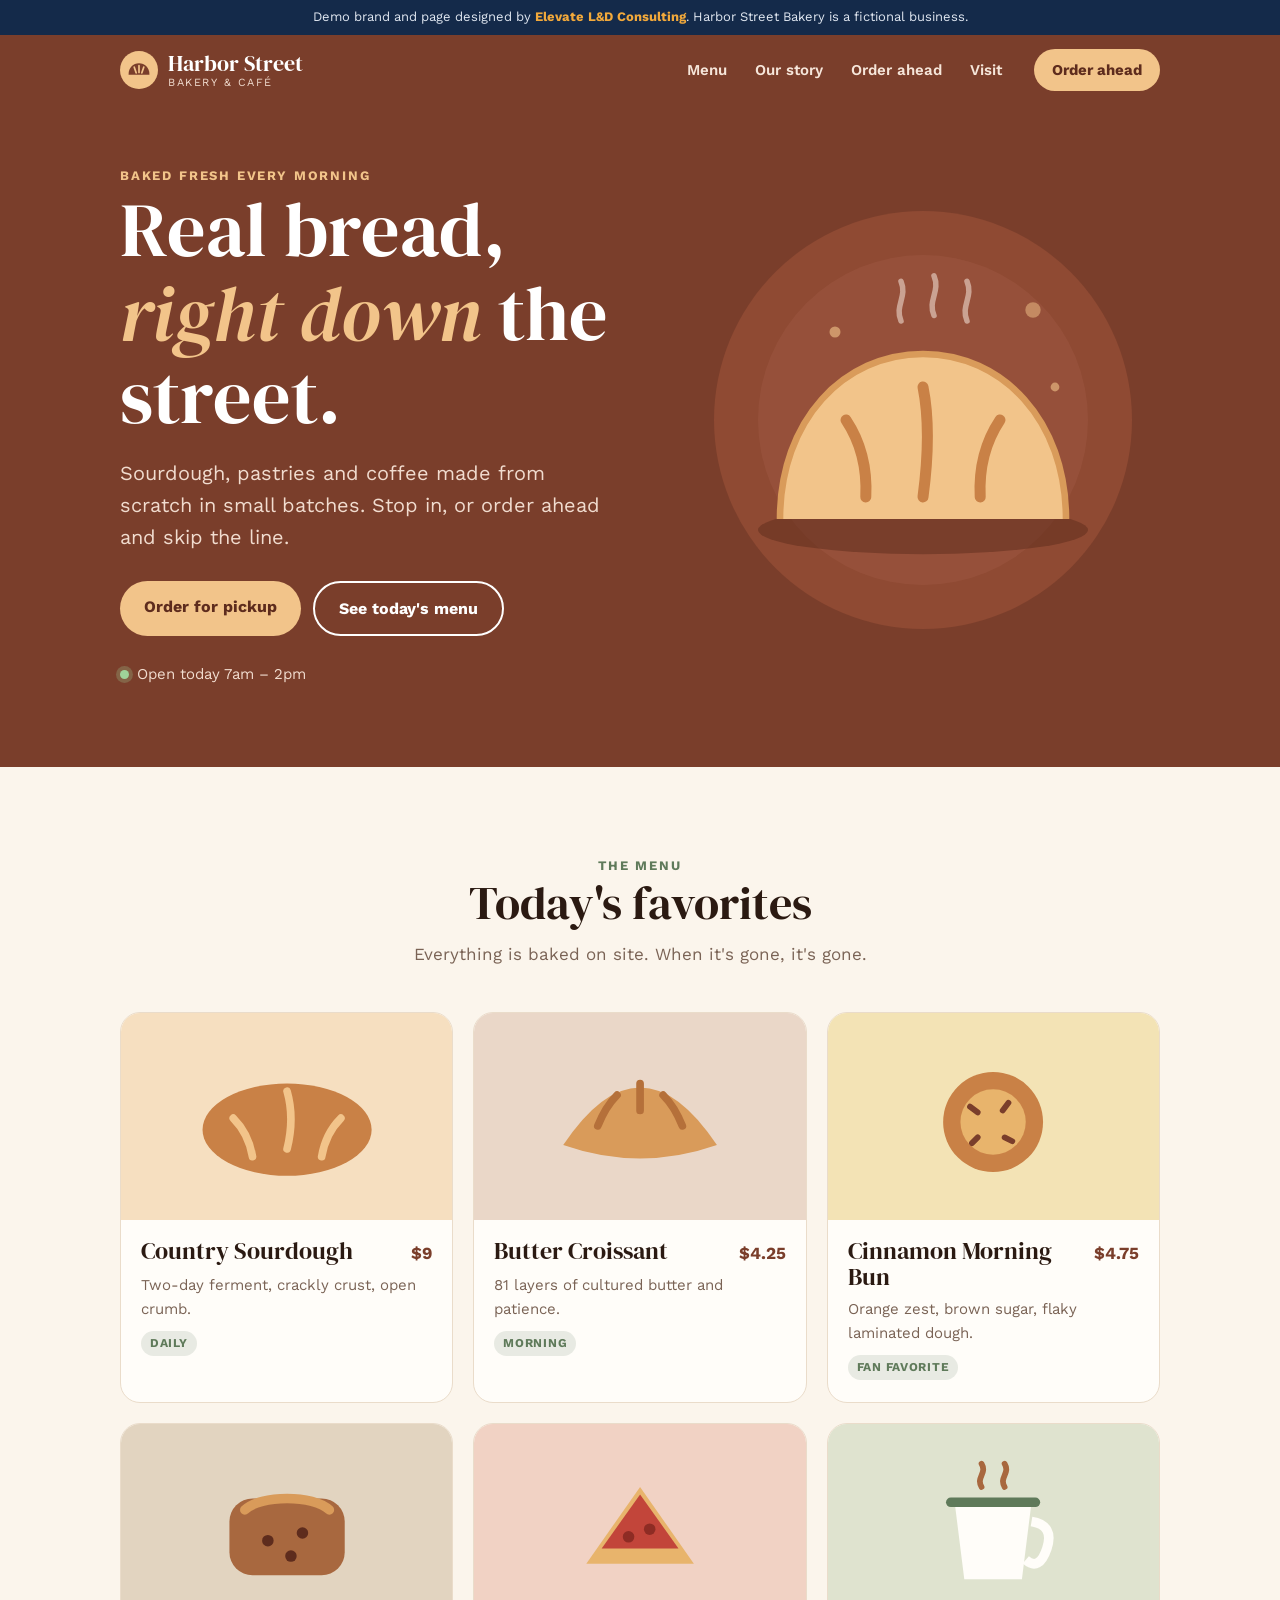
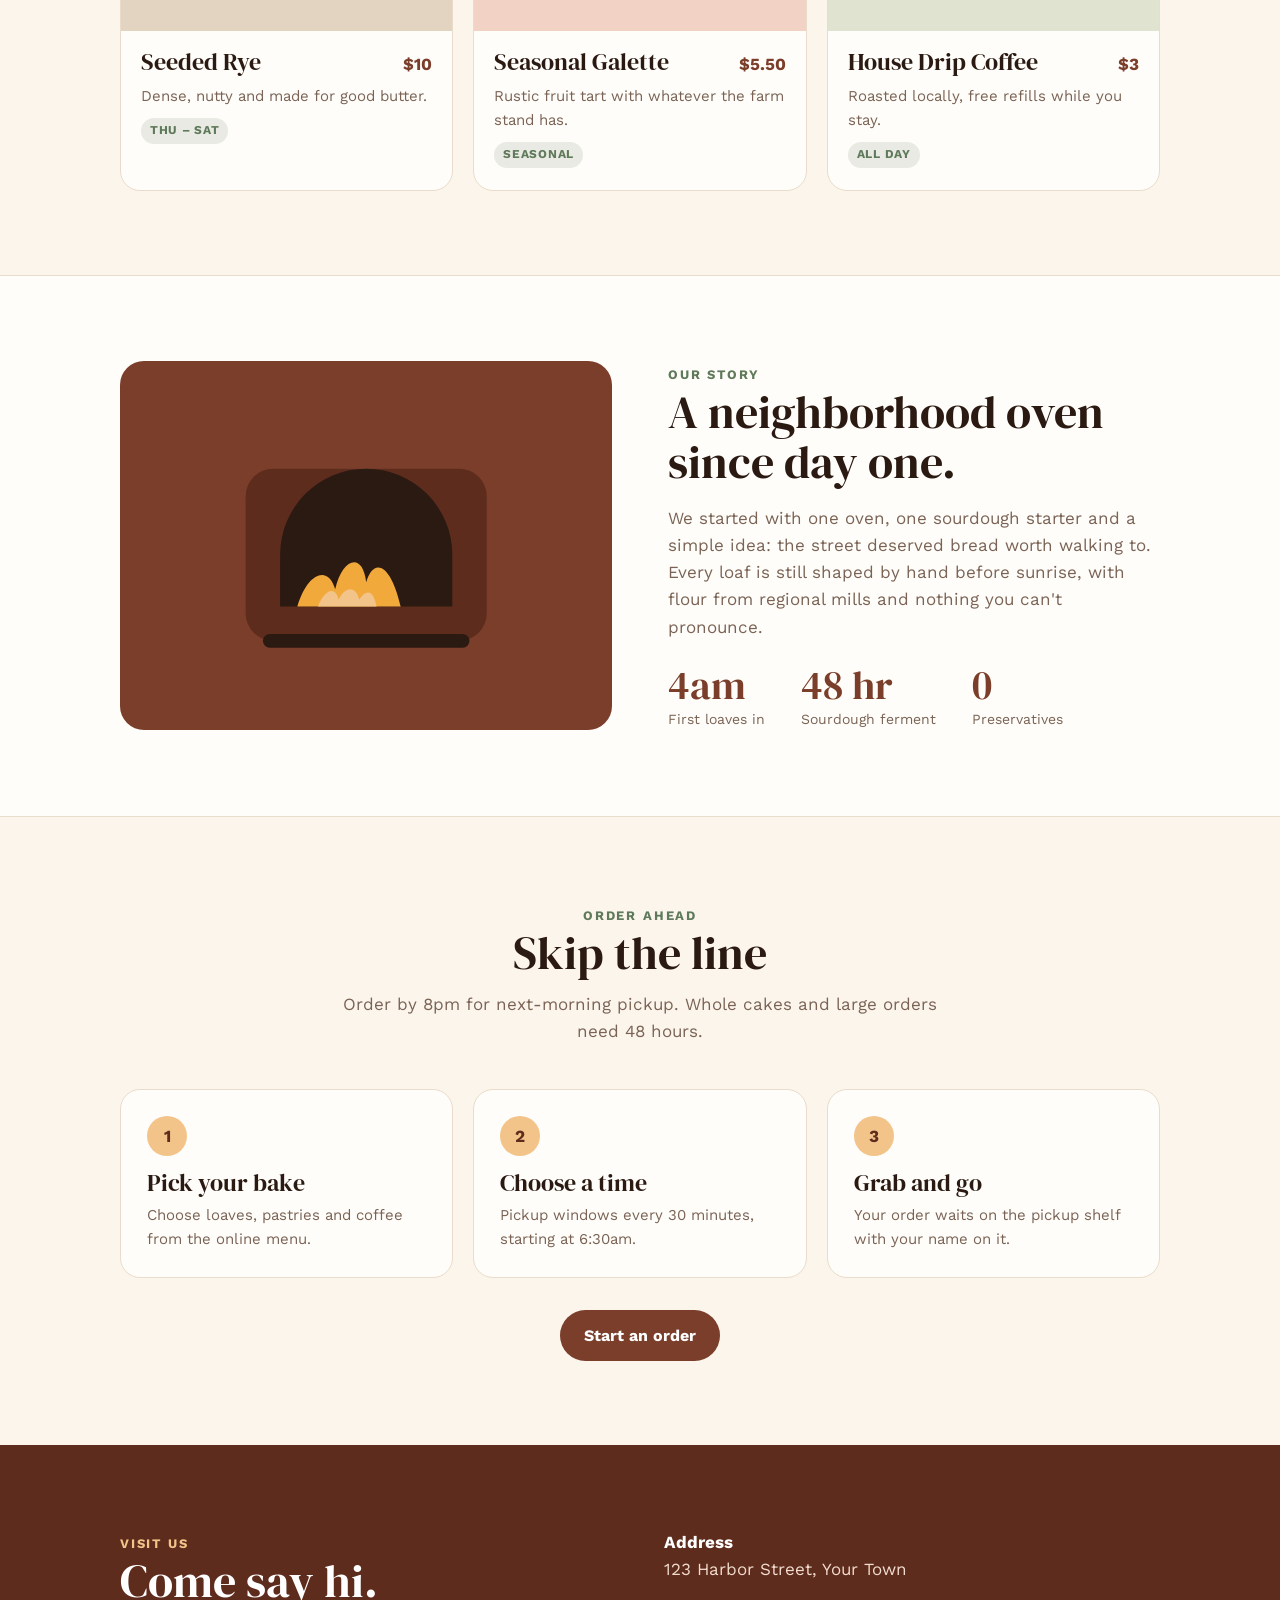
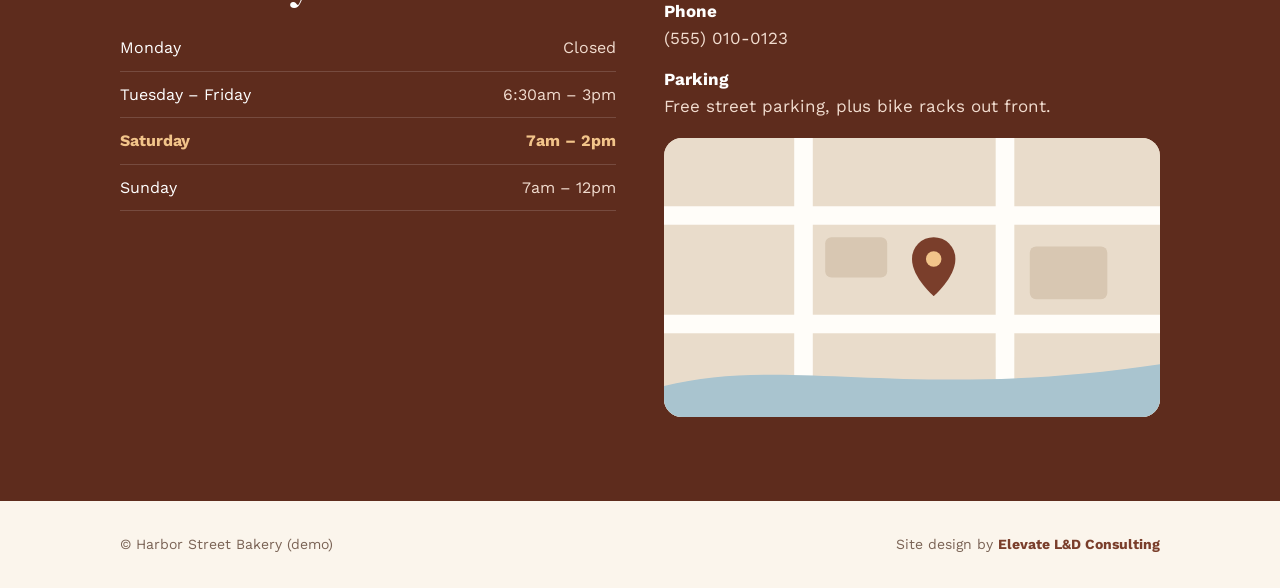
<file: harbor-bakery.html>
<!doctype html>
<html lang="en">
<head>
<meta charset="utf-8">
<meta name="viewport" content="width=device-width,initial-scale=1">
<title>Harbor Street Bakery | Demo site by Elevate L&amp;D Consulting</title>
<meta name="description" content="Demo small-business brand and page designed by Elevate L&D Consulting. Harbor Street Bakery is a fictional business.">
<meta name="robots" content="noindex">
<link rel="icon" href="data:image/svg+xml,%3Csvg xmlns='http://www.w3.org/2000/svg' viewBox='0 0 32 32'%3E%3Ccircle cx='16' cy='16' r='16' fill='%237a3e2b'/%3E%3Cpath d='M9 19c0-5 3-8 7-8s7 3 7 8z' fill='%23f2c48a'/%3E%3C/svg%3E">
<link rel="preconnect" href="https://fonts.googleapis.com">
<link rel="preconnect" href="https://fonts.gstatic.com" crossorigin>
<link href="https://fonts.googleapis.com/css2?family=DM+Serif+Display:ital@0;1&family=Work+Sans:wght@400;500;600;700&display=swap" rel="stylesheet">
<style>
:root{--rust:#7a3e2b;--rust2:#5e2c1d;--crust:#f2c48a;--cream:#fbf5ec;--flour:#fffdf9;--ink:#2b1a12;--mute:#7a6355;--line:#eadcca;--sage:#5f7a5a}
@media (prefers-color-scheme:dark){:root:not([data-theme="light"]){--cream:#1d1410;--flour:#271b15;--ink:#f6ebe0;--mute:#c4ab98;--line:#3d2c22}}
*{box-sizing:border-box}
html{scroll-behavior:smooth}
body{margin:0;background:var(--cream);color:var(--ink);font:17px/1.6 "Work Sans",system-ui,sans-serif}
a{color:inherit}
.wrap{max-width:1080px;margin:0 auto;padding:0 20px}
h1,h2,h3{font-family:"DM Serif Display",Georgia,serif;font-weight:400;line-height:1.1;margin:0}
h2{font-size:clamp(32px,5vw,46px)}
.kicker{font-size:13px;font-weight:700;letter-spacing:.14em;text-transform:uppercase;color:var(--sage)}
.btn{display:inline-block;padding:13px 24px;border-radius:999px;font-weight:700;text-decoration:none;font-size:16px;transition:transform .15s}
.btn:hover{transform:translateY(-1px)}
.btn.crust{background:var(--crust);color:var(--rust2)}
.btn.line{border:2px solid currentColor}

/* demo ribbon */
.demo{background:#142a4a;color:#dfe6f0;font-size:13px;text-align:center;padding:7px 16px}
.demo a{color:#f2a93b;font-weight:700;text-decoration:none}

/* nav */
header{background:var(--rust);color:#fff}
.nav{display:flex;align-items:center;gap:20px;height:70px}
.logo{display:flex;align-items:center;gap:10px;text-decoration:none}
.logo svg{width:38px;height:38px}
.logo span{font-family:"DM Serif Display",serif;font-size:22px;line-height:1}
.logo small{display:block;font-family:"Work Sans",sans-serif;font-size:11px;letter-spacing:.14em;text-transform:uppercase;color:#f1dccf;margin-top:3px}
.nav nav{margin-left:auto;display:flex;gap:4px}
.nav nav a{text-decoration:none;color:#f6e6da;font-weight:600;font-size:15px;padding:8px 12px;border-radius:8px}
.nav nav a:hover{background:rgba(255,255,255,.1);color:#fff}
.nav .btn{padding:9px 18px;font-size:15px}
@media (max-width:760px){.nav nav{display:none}.nav .btn{margin-left:auto}}

/* hero */
.hero{background:var(--rust);color:#fff;overflow:hidden}
.hero .wrap{display:grid;grid-template-columns:1.05fr .95fr;gap:40px;align-items:center;padding-top:56px;padding-bottom:80px}
.hero h1{font-size:clamp(44px,7vw,76px)}
.hero h1 em{color:var(--crust)}
.hero p{color:#f1dccf;font-size:clamp(17px,2vw,20px);max-width:500px;margin:18px 0 28px}
.hero .ctas{display:flex;gap:12px;flex-wrap:wrap}
.hero .open{display:inline-flex;align-items:center;gap:8px;margin-top:26px;font-size:15px;color:#f1dccf}
.hero .open i{width:9px;height:9px;border-radius:50%;background:#9fd49a;box-shadow:0 0 0 4px rgba(159,212,154,.25)}
.art{position:relative;aspect-ratio:1;max-width:440px;justify-self:center;width:100%}
.art svg{width:100%;height:100%}
@media (max-width:760px){.hero .wrap{grid-template-columns:1fr;padding-top:40px;padding-bottom:56px}.art{max-width:300px}}

/* sections */
section{padding:84px 0}
@media (max-width:760px){section{padding:60px 0}}
.center{text-align:center;max-width:620px;margin:0 auto 44px}
.center p{color:var(--mute);margin:12px 0 0}

/* menu */
.menu{display:grid;grid-template-columns:repeat(3,1fr);gap:20px}
@media (max-width:860px){.menu{grid-template-columns:1fr 1fr}}
@media (max-width:520px){.menu{grid-template-columns:1fr}}
.item{background:var(--flour);border:1px solid var(--line);border-radius:20px;overflow:hidden}
.item .pic{aspect-ratio:16/10;display:grid;place-items:center}
.item .pic svg{width:58%;height:auto}
.item .txt{padding:18px 20px 22px}
.item .row{display:flex;justify-content:space-between;align-items:baseline;gap:10px}
.item h3{font-size:24px}
.item .price{font-weight:700;color:var(--rust)}
@media (prefers-color-scheme:dark){:root:not([data-theme="light"]) .item .price{color:var(--crust)}}
.item p{margin:6px 0 0;color:var(--mute);font-size:15px}
.tag{display:inline-block;margin-top:10px;font-size:12px;font-weight:700;letter-spacing:.06em;text-transform:uppercase;color:var(--sage);background:color-mix(in srgb,var(--sage) 14%,transparent);padding:3px 9px;border-radius:999px}
.p1{background:#f6dfc0}.p2{background:#ead7c8}.p3{background:#f3e3b5}.p4{background:#e2d4c0}.p5{background:#f1d2c4}.p6{background:#dfe3cf}

/* story */
.story{background:var(--flour);border-top:1px solid var(--line);border-bottom:1px solid var(--line)}
.story .wrap{display:grid;grid-template-columns:1fr 1fr;gap:56px;align-items:center}
.story p{color:var(--mute)}
.stats{display:flex;gap:36px;margin-top:24px;flex-wrap:wrap}
.stats b{display:block;font-family:"DM Serif Display",serif;font-size:40px;font-weight:400;color:var(--rust);line-height:1}
@media (prefers-color-scheme:dark){:root:not([data-theme="light"]) .stats b{color:var(--crust)}}
.stats span{font-size:14px;color:var(--mute)}
.oven{border-radius:24px;background:var(--rust);aspect-ratio:4/3;display:grid;place-items:center}
.oven svg{width:70%}
@media (max-width:760px){.story .wrap{grid-template-columns:1fr;gap:28px}}

/* order steps */
.steps{display:grid;grid-template-columns:repeat(3,1fr);gap:20px;counter-reset:n}
@media (max-width:760px){.steps{grid-template-columns:1fr}}
.step{background:var(--flour);border:1px solid var(--line);border-radius:20px;padding:26px}
.step::before{counter-increment:n;content:counter(n);display:grid;place-items:center;width:40px;height:40px;border-radius:50%;background:var(--crust);color:var(--rust2);font-weight:700;margin-bottom:14px}
.step h3{font-size:24px;margin-bottom:6px}
.step p{margin:0;color:var(--mute);font-size:15px}
.order-cta{text-align:center;margin-top:32px}
.order-cta .btn{background:var(--rust);color:#fff}

/* visit */
.visit{background:var(--rust2);color:#fff}
.visit .wrap{display:grid;grid-template-columns:1fr 1fr;gap:48px}
.visit h2{margin-bottom:18px}
.hours{width:100%;border-collapse:collapse;font-size:16px}
.hours td{padding:10px 0;border-bottom:1px solid rgba(255,255,255,.15)}
.hours td:last-child{text-align:right;color:#f1dccf}
.hours tr.today td{color:var(--crust);font-weight:700}
.info p{color:#f1dccf;margin:0 0 14px}
.info b{color:#fff}
.map{margin-top:18px;border-radius:18px;overflow:hidden;aspect-ratio:16/9;background:#e9dccb}
.map svg{width:100%;height:100%;display:block}
@media (max-width:760px){.visit .wrap{grid-template-columns:1fr}}

footer{padding:32px 0;font-size:14px;color:var(--mute)}
footer .wrap{display:flex;justify-content:space-between;gap:12px;flex-wrap:wrap}
footer a{font-weight:700;text-decoration:none;color:var(--rust)}
@media (prefers-color-scheme:dark){:root:not([data-theme="light"]) footer a{color:var(--crust)}}
</style>
</head>
<body>

<div class="demo">Demo brand and page designed by <a href="index.html#digital" target="_top">Elevate L&amp;D Consulting</a>. Harbor Street Bakery is a fictional business.</div>

<header>
  <div class="wrap nav">
    <a class="logo" href="#top" aria-label="Harbor Street Bakery home">
      <svg viewBox="0 0 40 40" aria-hidden="true"><circle cx="20" cy="20" r="20" fill="#f2c48a"/><path d="M9 25c0-7.5 4.9-12 11-12s11 4.5 11 12z" fill="#7a3e2b"/><path d="M15 17l2 6M20 15.5v7M25 17l-2 6" stroke="#f2c48a" stroke-width="1.8" stroke-linecap="round"/></svg>
      <span>Harbor Street<small>Bakery &amp; Café</small></span>
    </a>
    <nav><a href="#menu">Menu</a><a href="#story">Our story</a><a href="#order">Order ahead</a><a href="#visit">Visit</a></nav>
    <a class="btn crust" href="#order">Order ahead</a>
  </div>
</header>

<main id="top">
<section class="hero" style="padding:0">
  <div class="wrap">
    <div>
      <span class="kicker" style="color:var(--crust)">Baked fresh every morning</span>
      <h1>Real bread, <em>right down</em> the street.</h1>
      <p>Sourdough, pastries and coffee made from scratch in small batches. Stop in, or order ahead and skip the line.</p>
      <div class="ctas"><a class="btn crust" href="#order">Order for pickup</a><a class="btn line" href="#menu">See today's menu</a></div>
      <div class="open"><i></i><span id="openNow">Open today 6:30am – 3pm</span></div>
    </div>
    <div class="art" aria-hidden="true">
      <svg viewBox="0 0 400 400">
        <circle cx="200" cy="200" r="190" fill="#8f4a33"/>
        <circle cx="200" cy="200" r="150" fill="#9c5640" opacity=".6"/>
        <ellipse cx="200" cy="300" rx="150" ry="22" fill="#5e2c1d" opacity=".5"/>
        <path d="M70 290c0-90 58-150 130-150s130 60 130 150z" fill="#f2c48a"/>
        <path d="M70 290c0-90 58-150 130-150s130 60 130 150" fill="none" stroke="#d99b5a" stroke-width="6"/>
        <path d="M130 200q20 30 18 70M200 170q8 40 0 100M270 200q-20 30-18 70" stroke="#c98146" stroke-width="10" stroke-linecap="round" fill="none"/>
        <circle cx="120" cy="120" r="5" fill="#f2c48a" opacity=".6"/><circle cx="300" cy="100" r="7" fill="#f2c48a" opacity=".5"/><circle cx="320" cy="170" r="4" fill="#f2c48a" opacity=".6"/>
        <path d="M180 110c-6-14 6-22 0-36M210 105c-6-14 6-22 0-36M240 110c-6-14 6-22 0-36" stroke="#f6e6da" stroke-width="5" stroke-linecap="round" fill="none" opacity=".55"/>
      </svg>
    </div>
  </div>
</section>

<section id="menu">
  <div class="wrap">
    <div class="center"><span class="kicker">The menu</span><h2>Today's favorites</h2><p>Everything is baked on site. When it's gone, it's gone.</p></div>
    <div class="menu">
      <article class="item"><div class="pic p1"><svg viewBox="0 0 100 70"><ellipse cx="50" cy="42" rx="44" ry="24" fill="#c98146"/><path d="M22 36q8 8 10 20M50 22q4 14 0 30M78 36q-8 8-10 20" stroke="#f2c48a" stroke-width="4" stroke-linecap="round" fill="none"/></svg></div>
        <div class="txt"><div class="row"><h3>Country Sourdough</h3><span class="price">$9</span></div><p>Two-day ferment, crackly crust, open crumb.</p><span class="tag">Daily</span></div></article>
      <article class="item"><div class="pic p2"><svg viewBox="0 0 100 70"><path d="M10 50q40-60 80 0q-40 14-80 0z" fill="#d99b5a"/><path d="M28 40q4-10 10-16M50 32v-14M72 40q-4-10-10-16" stroke="#b5703a" stroke-width="4" stroke-linecap="round" fill="none"/></svg></div>
        <div class="txt"><div class="row"><h3>Butter Croissant</h3><span class="price">$4.25</span></div><p>81 layers of cultured butter and patience.</p><span class="tag">Morning</span></div></article>
      <article class="item"><div class="pic p3"><svg viewBox="0 0 100 70"><circle cx="50" cy="38" r="26" fill="#c98146"/><circle cx="50" cy="38" r="17" fill="#e8b46c"/><path d="M38 30l4 3M58 28l-3 4M56 46l4 2M42 46l-3 3" stroke="#7a3e2b" stroke-width="3" stroke-linecap="round"/></svg></div>
        <div class="txt"><div class="row"><h3>Cinnamon Morning Bun</h3><span class="price">$4.75</span></div><p>Orange zest, brown sugar, flaky laminated dough.</p><span class="tag">Fan favorite</span></div></article>
      <article class="item"><div class="pic p4"><svg viewBox="0 0 100 70"><rect x="20" y="20" width="60" height="40" rx="12" fill="#a8683f"/><path d="M28 26c8-8 36-8 44 0" stroke="#d99b5a" stroke-width="5" fill="none" stroke-linecap="round"/><circle cx="40" cy="42" r="3" fill="#5e2c1d"/><circle cx="58" cy="38" r="3" fill="#5e2c1d"/><circle cx="52" cy="50" r="3" fill="#5e2c1d"/></svg></div>
        <div class="txt"><div class="row"><h3>Seeded Rye</h3><span class="price">$10</span></div><p>Dense, nutty and made for good butter.</p><span class="tag">Thu – Sat</span></div></article>
      <article class="item"><div class="pic p5"><svg viewBox="0 0 100 70"><path d="M22 54l28-40 28 40z" fill="#e8b46c"/><path d="M30 46l20-28 20 28z" fill="#c2453a"/><circle cx="44" cy="40" r="3" fill="#8e2c24"/><circle cx="55" cy="36" r="3" fill="#8e2c24"/></svg></div>
        <div class="txt"><div class="row"><h3>Seasonal Galette</h3><span class="price">$5.50</span></div><p>Rustic fruit tart with whatever the farm stand has.</p><span class="tag">Seasonal</span></div></article>
      <article class="item"><div class="pic p6"><svg viewBox="0 0 100 70"><path d="M30 22h40l-5 40H35z" fill="#fffdf9"/><path d="M28 22h44" stroke="#5f7a5a" stroke-width="5" stroke-linecap="round"/><path d="M70 32q12 2 8 14t-11 6" stroke="#fffdf9" stroke-width="5" fill="none"/><path d="M44 14c-3-5 3-7 0-12M56 14c-3-5 3-7 0-12" stroke="#a8683f" stroke-width="3" stroke-linecap="round" fill="none"/></svg></div>
        <div class="txt"><div class="row"><h3>House Drip Coffee</h3><span class="price">$3</span></div><p>Roasted locally, free refills while you stay.</p><span class="tag">All day</span></div></article>
    </div>
  </div>
</section>

<section class="story" id="story">
  <div class="wrap">
    <div class="oven" aria-hidden="true">
      <svg viewBox="0 0 200 150"><rect x="30" y="30" width="140" height="100" rx="16" fill="#5e2c1d"/><path d="M50 110V80a50 50 0 0 1 100 0v30z" fill="#2b1a12"/><path d="M60 110c6-20 18-24 22-10 4-18 16-22 18-4 4-14 14-12 20 14z" fill="#f2a93b"/><path d="M72 110c4-10 10-12 12-4 4-8 10-8 12 0 4-6 8-6 10 4z" fill="#f2c48a"/><rect x="40" y="126" width="120" height="8" rx="4" fill="#2b1a12"/></svg>
    </div>
    <div>
      <span class="kicker">Our story</span>
      <h2>A neighborhood oven since day one.</h2>
      <p>We started with one oven, one sourdough starter and a simple idea: the street deserved bread worth walking to. Every loaf is still shaped by hand before sunrise, with flour from regional mills and nothing you can't pronounce.</p>
      <div class="stats"><div><b>4am</b><span>First loaves in</span></div><div><b>48 hr</b><span>Sourdough ferment</span></div><div><b>0</b><span>Preservatives</span></div></div>
    </div>
  </div>
</section>

<section id="order">
  <div class="wrap">
    <div class="center"><span class="kicker">Order ahead</span><h2>Skip the line</h2><p>Order by 8pm for next-morning pickup. Whole cakes and large orders need 48 hours.</p></div>
    <div class="steps">
      <div class="step"><h3>Pick your bake</h3><p>Choose loaves, pastries and coffee from the online menu.</p></div>
      <div class="step"><h3>Choose a time</h3><p>Pickup windows every 30 minutes, starting at 6:30am.</p></div>
      <div class="step"><h3>Grab and go</h3><p>Your order waits on the pickup shelf with your name on it.</p></div>
    </div>
    <div class="order-cta"><a class="btn" href="#order">Start an order</a></div>
  </div>
</section>

<section class="visit" id="visit">
  <div class="wrap">
    <div>
      <span class="kicker" style="color:var(--crust)">Visit us</span>
      <h2>Come say hi.</h2>
      <table class="hours" id="hours">
        <tr><td>Monday</td><td>Closed</td></tr>
        <tr><td>Tuesday – Friday</td><td>6:30am – 3pm</td></tr>
        <tr><td>Saturday</td><td>7am – 2pm</td></tr>
        <tr><td>Sunday</td><td>7am – 12pm</td></tr>
      </table>
    </div>
    <div class="info">
      <p><b>Address</b><br>123 Harbor Street, Your Town</p>
      <p><b>Phone</b><br>(555) 010-0123</p>
      <p><b>Parking</b><br>Free street parking, plus bike racks out front.</p>
      <div class="map" aria-hidden="true">
        <svg viewBox="0 0 320 180" preserveAspectRatio="xMidYMid slice"><rect width="320" height="180" fill="#e9dccb"/><path d="M0 120h320M0 50h320M90 0v180M220 0v180" stroke="#fffdf9" stroke-width="12"/><path d="M0 160c80-20 160 10 320-14v34H0z" fill="#a9c4cf"/><rect x="104" y="64" width="40" height="26" rx="4" fill="#d8c7b2"/><rect x="236" y="70" width="50" height="34" rx="4" fill="#d8c7b2"/><path d="M160 78a14 14 0 1 1 28 0c0 12-14 24-14 24s-14-12-14-24z" fill="#7a3e2b"/><circle cx="174" cy="78" r="5" fill="#f2c48a"/></svg>
      </div>
    </div>
  </div>
</section>
</main>

<footer>
  <div class="wrap">
    <span>© Harbor Street Bakery (demo)</span>
    <span>Site design by <a href="index.html#digital" target="_top">Elevate L&amp;D Consulting</a></span>
  </div>
</footer>

<script>
/* highlight today's hours and show open/closed status */
(function(){
  const d=new Date().getDay(); // 0 Sun ... 6 Sat
  const row=d===1?0:d===0?3:d===6?2:1;
  const rows=document.querySelectorAll("#hours tr");
  if(rows[row])rows[row].classList.add("today");
  const text=["Open today 7am – 12pm","Closed today · Back Tuesday at 6:30am","Open today 6:30am – 3pm","Open today 6:30am – 3pm","Open today 6:30am – 3pm","Open today 6:30am – 3pm","Open today 7am – 2pm"][d];
  document.getElementById("openNow").textContent=text;
})();
</script>
</body>
</html>
</file>
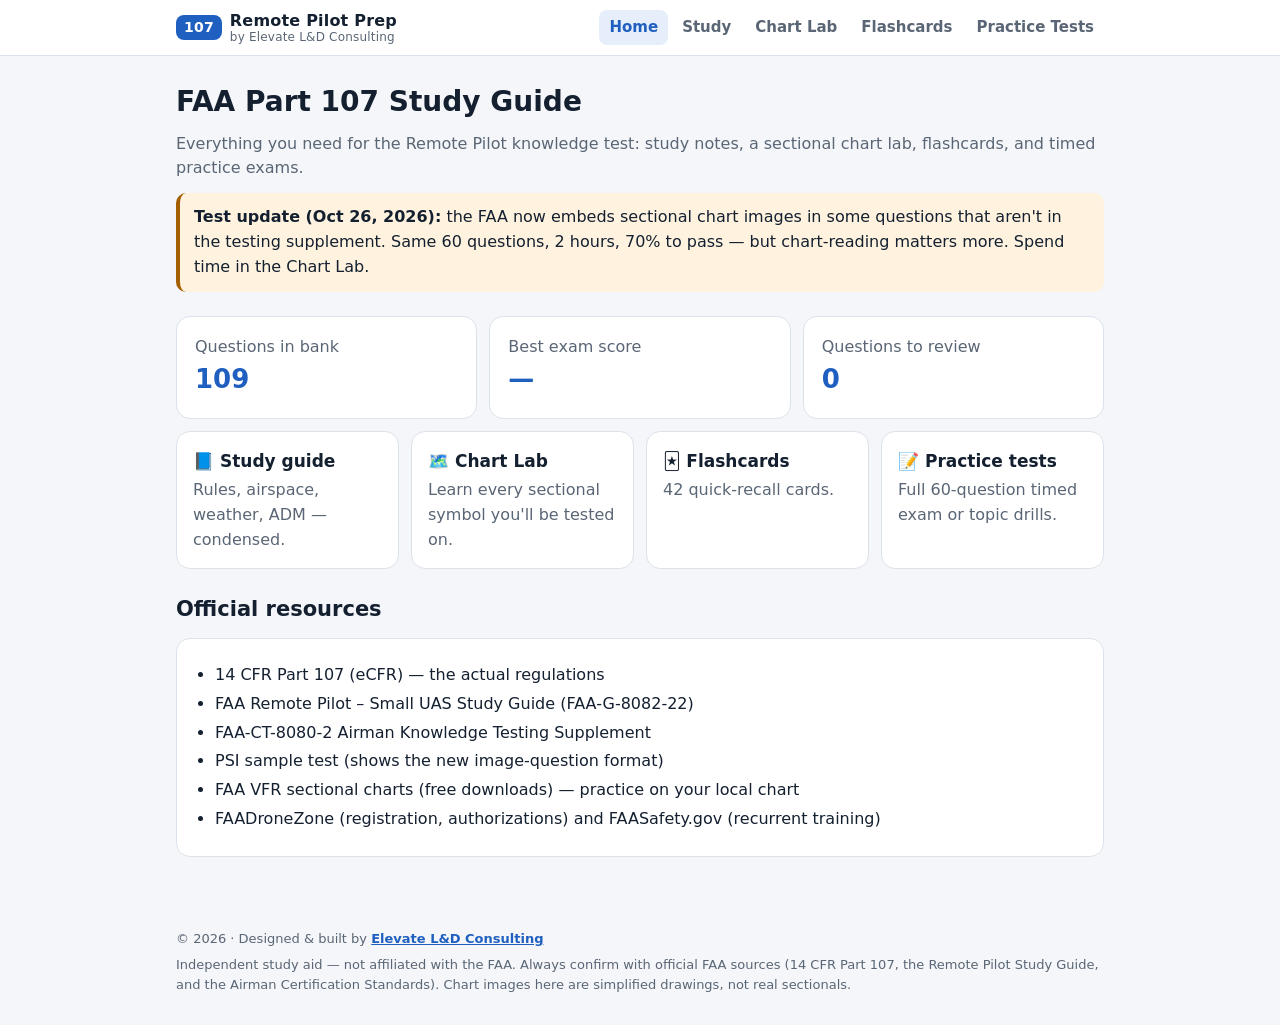
<file: part107.html>
<!doctype html>
<html lang="en">
<head>
<meta charset="utf-8">
<meta name="viewport" content="width=device-width,initial-scale=1">
<title>Part 107 Prep</title>
<meta name="description" content="Interactive FAA Part 107 Remote Pilot study guide, chart lab, flashcards and practice tests.">
<meta name="author" content="Elevate L&D Consulting">
<style>
.logo .nm small{display:block;font-size:12px;font-weight:500;color:var(--mute);line-height:1.1}.logo .nm{line-height:1.2}
:root{--bg:#f4f6f9;--card:#fff;--ink:#142030;--mute:#5a6675;--line:#dce2ea;--acc:#1f5fbf;--acc2:#e6eefb;--ok:#18804a;--okbg:#e3f4ea;--bad:#bf3326;--badbg:#fbe8e5;--warn:#a35f00;--warnbg:#fff3df}
@media (prefers-color-scheme:dark){:root{--bg:#0e131a;--card:#17202b;--ink:#e7edf4;--mute:#97a3b2;--line:#283443;--acc:#6ea6ff;--acc2:#1b2a41;--ok:#4cc985;--okbg:#12301f;--bad:#ff7d6e;--badbg:#3a1916;--warn:#f2b24c;--warnbg:#36280f}}
*{box-sizing:border-box}
body{margin:0;background:var(--bg);color:var(--ink);font:16px/1.55 system-ui,-apple-system,"Segoe UI",Roboto,sans-serif}
header{position:sticky;top:0;z-index:5;background:var(--card);border-bottom:1px solid var(--line)}
.bar{max-width:960px;margin:0 auto;padding:10px 16px;display:flex;align-items:center;gap:12px;flex-wrap:wrap}
.logo{font-weight:800;letter-spacing:.2px;color:var(--ink);text-decoration:none;display:flex;align-items:center;gap:8px}
.logo>span:first-child{background:var(--acc);color:#fff;border-radius:8px;padding:2px 8px;font-size:14px}
nav{display:flex;gap:4px;flex-wrap:wrap;margin-left:auto}
nav a{color:var(--mute);text-decoration:none;padding:6px 10px;border-radius:8px;font-weight:600;font-size:15px}
nav a.on,nav a:hover{background:var(--acc2);color:var(--acc)}
main{max-width:960px;margin:0 auto;padding:20px 16px 60px}
h1{font-size:28px;margin:4px 0 8px}h2{font-size:21px;margin:24px 0 8px}h3{font-size:17px;margin:18px 0 6px}
p{margin:6px 0 10px}.mute{color:var(--mute)}
.card{background:var(--card);border:1px solid var(--line);border-radius:14px;padding:18px;margin:12px 0}
.grid{display:grid;grid-template-columns:repeat(auto-fit,minmax(200px,1fr));gap:12px}
.tile{background:var(--card);border:1px solid var(--line);border-radius:14px;padding:16px;text-decoration:none;color:var(--ink);display:block}
.tile:hover{border-color:var(--acc)}
.tile b{display:block;font-size:17px;margin-bottom:4px}
.stat{font-size:26px;font-weight:800;color:var(--acc)}
.btn{appearance:none;border:1px solid var(--acc);background:var(--acc);color:#fff;border-radius:10px;padding:10px 16px;font:inherit;font-weight:700;cursor:pointer}
.btn.ghost{background:transparent;color:var(--acc)}
.btn:disabled{opacity:.45;cursor:default}
.row{display:flex;gap:10px;flex-wrap:wrap;align-items:center}
select{font:inherit;padding:9px 10px;border-radius:10px;border:1px solid var(--line);background:var(--card);color:var(--ink)}
label.chk{display:flex;gap:8px;align-items:center}
ul.facts{padding-left:20px;margin:6px 0}ul.facts li{margin:4px 0}
.note{background:var(--warnbg);border-left:4px solid var(--warn);padding:12px 14px;border-radius:10px;margin:12px 0}
.toc{display:flex;gap:6px;flex-wrap:wrap;margin:10px 0}
.toc a{font-size:14px;padding:5px 10px;border:1px solid var(--line);border-radius:999px;text-decoration:none;color:var(--ink);background:var(--card)}
table{border-collapse:collapse;width:100%;font-size:15px}th,td{border:1px solid var(--line);padding:7px 8px;text-align:left;vertical-align:top}th{background:var(--acc2)}
.tbl{overflow-x:auto}
svg.chart{width:100%;max-width:300px;height:auto;display:block;margin:8px auto;border-radius:10px}
.lab{display:grid;grid-template-columns:repeat(auto-fit,minmax(220px,1fr));gap:12px}
.lab .card{margin:0;text-align:center}
.qhead{display:flex;justify-content:space-between;gap:10px;align-items:center;flex-wrap:wrap}
.pill{font-size:13px;font-weight:700;padding:3px 10px;border-radius:999px;background:var(--acc2);color:var(--acc)}
.q{font-size:18px;font-weight:600;margin:12px 0}
.opt{display:block;width:100%;text-align:left;background:var(--card);color:var(--ink);border:2px solid var(--line);border-radius:12px;padding:12px 14px;margin:8px 0;font:inherit;cursor:pointer}
.opt:hover{border-color:var(--acc)}
.opt.sel{border-color:var(--acc);background:var(--acc2)}
.opt.right{border-color:var(--ok);background:var(--okbg)}
.opt.wrong{border-color:var(--bad);background:var(--badbg)}
.opt b{display:inline-block;width:26px}
.exp{border-radius:10px;padding:12px 14px;margin:10px 0;background:var(--acc2)}
.prog{height:8px;background:var(--line);border-radius:99px;overflow:hidden;margin:10px 0}.prog i{display:block;height:100%;background:var(--acc)}
.navgrid{display:flex;flex-wrap:wrap;gap:5px;margin-top:12px}
.navgrid button{width:34px;height:34px;border-radius:8px;border:1px solid var(--line);background:var(--card);color:var(--ink);font:inherit;font-size:13px;cursor:pointer}
.navgrid button.done{background:var(--acc2);border-color:var(--acc)}.navgrid button.cur{outline:2px solid var(--acc)}
.timer{font-variant-numeric:tabular-nums;font-weight:800}
.flip{perspective:1000px;cursor:pointer;min-height:230px}
.flip .in{position:relative;min-height:230px;transition:transform .45s;transform-style:preserve-3d}
.flip.on .in{transform:rotateY(180deg)}
.face{position:absolute;inset:0;backface-visibility:hidden;-webkit-backface-visibility:hidden;display:flex;align-items:center;justify-content:center;text-align:center;padding:24px;border-radius:16px;border:1px solid var(--line);background:var(--card);font-size:20px;font-weight:600}
.face.back{transform:rotateY(180deg);background:var(--acc2);font-size:18px;font-weight:500}
.big{font-size:44px;font-weight:900}
.pass{color:var(--ok)}.fail{color:var(--bad)}
.review{border-top:1px solid var(--line);padding:12px 0}
footer{max-width:960px;margin:0 auto;padding:0 16px 30px;font-size:13px;color:var(--mute)}
a{color:var(--acc)}
@media (max-width:560px){h1{font-size:23px}.q{font-size:17px}nav{margin-left:0;width:100%}nav a{padding:6px 8px;font-size:14px}}
</style>
</head>
<body>
<header><div class="bar">
  <a class="logo" href="#home"><span>107</span><span class="nm">Remote Pilot Prep<small>by Elevate L&amp;D Consulting</small></span></a>
  <nav id="nav">
    <a href="#home">Home</a><a href="#study">Study</a><a href="#charts">Chart Lab</a><a href="#cards">Flashcards</a><a href="#test">Practice Tests</a>
  </nav>
</div></header>
<main id="app"></main>
<footer><div style="margin-bottom:6px">© 2026 · Designed &amp; built by <a href="./" target="_blank" rel="noopener" style="font-weight:700">Elevate L&amp;D Consulting</a></div>Independent study aid — not affiliated with the FAA. Always confirm with official FAA sources (14 CFR Part 107, the Remote Pilot Study Guide, and the Airman Certification Standards). Chart images here are simplified drawings, not real sectionals.</footer>

<script>
/* ---------- storage (safe) ---------- */
const store={get(k,d){try{const v=localStorage.getItem("p107_"+k);return v?JSON.parse(v):d}catch(e){return d}},set(k,v){try{localStorage.setItem("p107_"+k,JSON.stringify(v))}catch(e){}}};

const TOPICS={regs:"Regulations",air:"Airspace & Charts",wx:"Weather",perf:"Loading & Performance",ops:"Operations & ADM"};

/* ---------- simplified sectional symbols ---------- */
let gid=0;
function chart(k){
  const id="g"+(gid++),B="#1f5fbf",M="#a8247a",P="#f3efe0";
  const apt=c=>`<circle cx="120" cy="85" r="10" fill="${c}"/><rect x="117.5" y="73" width="5" height="24" fill="${P}" transform="rotate(35 120 85)"/>`;
  const lbl=(x,y,t,b,c)=>`<text x="${x}" y="${y}" fill="${c}" font-size="16" font-weight="700" text-anchor="middle" font-family="Arial">${t}</text><line x1="${x-14}" y1="${y+5}" x2="${x+14}" y2="${y+5}" stroke="${c}" stroke-width="1.5"/><text x="${x}" y="${y+22}" fill="${c}" font-size="16" font-weight="700" text-anchor="middle" font-family="Arial">${b}</text>`;
  const txt=(x,y,t,c,s=14,w=700)=>`<text x="${x}" y="${y}" fill="${c}" font-size="${s}" font-weight="${w}" text-anchor="middle" font-family="Arial">${t}</text>`;
  let s=`<svg class="chart" viewBox="0 0 240 170" role="img" aria-label="Simplified sectional chart excerpt"><rect width="240" height="170" rx="10" fill="${P}"/>`;
  switch(k){
    case "B": s+=`<circle cx="120" cy="85" r="64" fill="none" stroke="${B}" stroke-width="4.5"/>`+apt(B)+lbl(120,42,"70","SFC",B);break;
    case "bshelf": s+=`<circle cx="120" cy="85" r="36" fill="none" stroke="${B}" stroke-width="4"/><circle cx="120" cy="85" r="74" fill="none" stroke="${B}" stroke-width="4"/>`+apt(B)+lbl(185,48,"70","30",B);break;
    case "C": s+=`<circle cx="120" cy="85" r="62" fill="none" stroke="${M}" stroke-width="4.5"/>`+apt(B)+lbl(120,42,"40","SFC",M);break;
    case "D": s+=`<circle cx="120" cy="85" r="58" fill="none" stroke="${B}" stroke-width="2.5" stroke-dasharray="9 6"/>`+apt(B)+txt(120,52,"[25]",B,17);break;
    case "Dminus": s+=`<circle cx="120" cy="85" r="58" fill="none" stroke="${B}" stroke-width="2.5" stroke-dasharray="9 6"/>`+apt(B)+txt(120,52,"[-30]",B,17);break;
    case "Esurf": s+=`<circle cx="120" cy="85" r="58" fill="none" stroke="${M}" stroke-width="2.5" stroke-dasharray="9 6"/>`+apt(M);break;
    case "E700": s+=`<defs><radialGradient id="${id}"><stop offset="0.72" stop-color="${M}" stop-opacity="0"/><stop offset="1" stop-color="${M}" stop-opacity="0.6"/></radialGradient></defs><circle cx="120" cy="85" r="66" fill="url(#${id})"/>`+apt(M);break;
    case "obst": s+=`<path d="M108 128 L120 70 L132 128" fill="none" stroke="${B}" stroke-width="3"/><circle cx="120" cy="66" r="3.5" fill="${B}"/>`+txt(170,95,"1549",B,20,800)+txt(170,118,"(549)",B,16);break;
    case "star": s+=apt(B)+txt(120,30,"RIVERTON (RVT)",B,14,800)+txt(120,128,"CT – 119.0 ★ ATIS 124.5",B,13)+txt(120,148,"263  L  72  122.95",B,13);break;
    case "ctaf": s+=apt(M)+txt(120,30,"MILLBROOK (1B9)",M,14,800)+txt(110,128,"122.8",M,14)+`<circle cx="146" cy="123" r="8" fill="${M}"/>`+txt(146,128,"C",P,12,800)+txt(120,148,"410  L  38",M,13);break;
    case "mef": s+=`<line x1="0" y1="85" x2="240" y2="85" stroke="#b9b29a" stroke-dasharray="2 4"/><line x1="120" y1="0" x2="120" y2="170" stroke="#b9b29a" stroke-dasharray="2 4"/>`+`<text x="58" y="70" fill="${B}" font-size="52" font-weight="800" font-family="Arial">3</text><text x="88" y="46" fill="${B}" font-size="28" font-weight="800" font-family="Arial">2</text>`;break;
  }
  return s+"</svg>";
}

/* ---------- study guide ---------- */
const STUDY=[
{id:"exam",title:"The exam itself",html:`
<ul class="facts">
<li>Official name: <b>Unmanned Aircraft General – Small (UAG)</b> knowledge test, taken at an FAA-approved PSI testing center.</li>
<li><b>60 multiple-choice questions, 2 hours, 70% to pass</b> (42 correct). Three answer choices per question.</li>
<li>You get the <b>FAA-CT-8080-2 testing supplement</b> (charts &amp; figures) at the test.</li>
<li><b>New as of Oct 26, 2026:</b> some questions show sectional chart images embedded in the question that are <i>not</i> in the supplement. Format and passing score are unchanged — you just have to actually read charts, not memorize supplement figures. Practice on real FAA sectionals and the PSI sample test.</li>
<li>After passing: apply in <b>IACRA</b> → TSA security background check → temporary then permanent certificate.</li>
<li>Stay current: free online <b>recurrent training every 24 calendar months</b> on FAASafety.gov.</li>
</ul>`},
{id:"cert",title:"Getting & keeping the certificate",html:`
<ul class="facts">
<li>Eligibility: at least <b>16 years old</b>; read, speak, write and understand English; physically and mentally able to fly safely; pass the knowledge test.</li>
<li>Carry your certificate when flying and show it on request to the <b>FAA, NTSB, TSA, or any federal, state or local law enforcement officer</b>.</li>
<li>Change of permanent mailing address: notify FAA within <b>30 days</b> or you can't exercise certificate privileges.</li>
<li>A non-certificated person may fly the controls only under <b>direct supervision of a Remote PIC</b> who can immediately take over.</li>
</ul>`},
{id:"reg",title:"Registration & Remote ID",html:`
<ul class="facts">
<li>Under Part 107, <b>every</b> drone must be registered (no weight exemption), in FAADroneZone. <b>$5, valid 3 years</b>.</li>
<li>Registration number must be marked on an <b>external surface</b>.</li>
<li>Part 107 small UA: <b>under 55 lb</b> at takeoff including everything onboard.</li>
<li><b>Remote ID</b> — comply one of three ways: a <b>Standard Remote ID</b> drone, a <b>Remote ID broadcast module</b>, or fly inside a <b>FAA-Recognized Identification Area (FRIA)</b>.</li>
</ul>`},
{id:"limits",title:"Operating limits (memorize these)",html:`
<div class="tbl"><table>
<tr><th>Rule</th><th>Limit</th></tr>
<tr><td>Max altitude</td><td>400 ft AGL — or higher if within a 400-ft radius of a structure, but no more than 400 ft above its top</td></tr>
<tr><td>Max groundspeed</td><td>87 knots (100 mph)</td></tr>
<tr><td>Min visibility</td><td>3 statute miles from the control station</td></tr>
<tr><td>Cloud clearance</td><td>500 ft below, 2,000 ft horizontally</td></tr>
<tr><td>Line of sight</td><td>Remote PIC, person on controls, or VO must see the drone unaided (glasses/contacts OK, binoculars/FPV not)</td></tr>
<tr><td>Civil twilight</td><td>30 min before sunrise / after sunset — anti-collision lights visible 3 SM required</td></tr>
<tr><td>Night</td><td>Allowed with anti-collision lights visible 3 SM + current initial test or recurrent training</td></tr>
<tr><td>Right of way</td><td>Yield to all manned aircraft</td></tr>
<tr><td>Aircraft per pilot</td><td>One at a time (unless waived)</td></tr>
<tr><td>Moving vehicle</td><td>Not from a moving aircraft; from a moving land/water vehicle only over sparsely populated areas</td></tr>
<tr><td>Hazardous materials</td><td>Prohibited</td></tr>
<tr><td>Dropping objects</td><td>Allowed if it creates no undue hazard</td></tr>
</table></div>`},
{id:"people",title:"Operations over people",html:`
<div class="tbl"><table>
<tr><th>Category</th><th>Key requirement</th></tr>
<tr><td>1</td><td>0.55 lb or less (everything attached), no exposed rotating parts that could lacerate skin</td></tr>
<tr><td>2</td><td>FAA-accepted Declaration of Compliance; injury no worse than 11 ft-lb of kinetic energy transfer</td></tr>
<tr><td>3</td><td>Declaration of Compliance; 25 ft-lb limit; <b>no flight over open-air assemblies</b>; only over people in a restricted site who are notified, or briefly transiting</td></tr>
<tr><td>4</td><td>Has an FAA airworthiness certificate</td></tr>
</table></div>
<p class="mute">Sustained flight over open-air assemblies also requires Remote ID compliance.</p>`},
{id:"alcohol",title:"Alcohol, drugs & fitness",html:`
<ul class="facts">
<li><b>8 hours</b> "bottle to throttle" and BAC <b>below 0.04%</b>. Not while under the influence of anything that affects your faculties.</li>
<li>Don't fly if you know or suspect a physical or mental condition that would interfere with safe flight.</li>
<li><b>IMSAFE</b> self-check: Illness, Medication, Stress, Alcohol, Fatigue, Emotion/Eating.</li>
</ul>`},
{id:"accident",title:"Accidents, emergencies & waivers",html:`
<ul class="facts">
<li>Report to FAA within <b>10 calendar days</b> if: serious injury or loss of consciousness, <b>or</b> damage to property (other than the drone) over <b>$500</b> to repair or replace.</li>
<li>In-flight emergency: you may deviate from Part 107 as needed; send a written report to FAA if asked.</li>
<li>Remote PIC is responsible for the <b>preflight</b>: assess the area, brief everyone, check control link, power, secure payload, confirm the drone is in condition for safe operation.</li>
<li><b>Waivable</b> (§107.205): moving vehicle/aircraft ops, anti-collision light/night rules, VLOS, visual observer, multiple drones, yielding right of way, ops over people, controlled airspace, and the 107.51 limits (altitude, speed, visibility, clouds).</li>
<li><b>Not waivable</b>: alcohol/drug rules, carrying hazardous materials.</li>
</ul>`},
{id:"airspace",title:"Airspace",html:`
<div class="tbl"><table>
<tr><th>Class</th><th>Chart symbol</th><th>Drone needs ATC authorization?</th></tr>
<tr><td>A</td><td>Not charted on sectionals (18,000 MSL – FL600)</td><td>N/A</td></tr>
<tr><td>B</td><td>Solid blue lines, "upside-down wedding cake"</td><td>Yes</td></tr>
<tr><td>C</td><td>Solid magenta lines; ~5 NM core, ~10 NM shelf, ~4,000 ft above airport</td><td>Yes</td></tr>
<tr><td>D</td><td>Dashed blue; ceiling in brackets in hundreds of ft MSL, e.g. [25] = 2,500 MSL</td><td>Yes</td></tr>
<tr><td>E (surface)</td><td>Dashed magenta</td><td>Yes</td></tr>
<tr><td>E (700 AGL floor)</td><td>Shaded magenta band — fuzzy side is where E starts at 700 AGL</td><td>No (below 700 you're in G)</td></tr>
<tr><td>G</td><td>Everything not otherwise controlled</td><td>No</td></tr>
</table></div>
<ul class="facts">
<li>Get authorization through <b>LAANC</b> (near-instant apps) or <b>FAADroneZone</b>.</li>
<li>Bracket with minus, <b>[-30]</b>: up to but <i>not including</i> 3,000 MSL.</li>
<li>Class B/C shelf labels: top number = ceiling, bottom = floor, in hundreds of ft MSL. <b>70/30</b> = 3,000–7,000 MSL; <b>SFC</b> = surface.</li>
<li><b>Part-time towers</b>: ★ after CT frequency. When the tower closes, the airspace reverts as listed in the Chart Supplement (often E or G).</li>
<li>Special use: <b>Prohibited (P-)</b> no flight; <b>Restricted (R-)</b> need controlling agency permission when active; <b>MOA</b> military training — no permission needed, use caution; <b>Warning</b> similar hazards over international waters; <b>Alert</b> high volume of training.</li>
<li><b>TFRs</b> are issued by NOTAM — always check before flight.</li>
<li>Stadium NOTAM: <b>3 NM, 3,000 ft AGL</b>, 1 hour before to 1 hour after major sporting events.</li>
</ul>`},
{id:"reading",title:"Reading sectional charts",html:`
<ul class="facts">
<li>Airport symbols: <b>blue</b> = towered, <b>magenta</b> = non-towered.</li>
<li><b>Ⓒ</b> next to a frequency = <b>CTAF</b>, used by pilots to self-announce at non-towered airports. Monitor it.</li>
<li>Airport data line e.g. <b>263 L 72 122.95</b>: elevation 263 ft MSL, lighting, longest runway 7,200 ft, UNICOM.</li>
<li>Obstacles: <b>1549 (549)</b> = top at 1,549 ft MSL, <b>549 ft AGL</b> (number in parentheses).</li>
<li><b>Maximum Elevation Figure (MEF)</b>: big number = thousands, small = hundreds, ft MSL. Large 3 small 2 = 3,200 MSL.</li>
<li>Latitude lines run east–west (measure N/S of the equator); longitude lines run north–south. 1 minute of latitude ≈ 1 NM.</li>
<li>Runway numbers = magnetic heading ÷ 10 (Runway 27 ≈ 270° magnetic).</li>
<li>Traffic pattern: upwind → crosswind → <b>downwind</b> (parallel, opposite direction of landing) → base → final. Standard turns are <b>left</b>.</li>
<li>Windsock: wind blows <b>from the big open end</b>.</li>
</ul>`},
{id:"wx",title:"Weather",html:`
<ul class="facts">
<li>Standard atmosphere at sea level: <b>15°C, 29.92 inHg</b>; lapse rate ~<b>2°C per 1,000 ft</b>.</li>
<li><b>Density altitude</b> goes up with <b>high, hot, humid</b> → worse lift and prop efficiency, shorter flight time.</li>
<li>Small temperature/dew point spread → fog or low clouds likely.</li>
<li><b>Stable</b> air: smooth, stratiform clouds, poor visibility. <b>Unstable</b>: cumuliform clouds, turbulence, good visibility, showery rain.</li>
<li>Inversion: temperature <i>increases</i> with altitude — smooth air but haze/poor visibility.</li>
<li>Thunderstorm stages: <b>cumulus</b> (updrafts) → <b>mature</b> (precipitation begins, up and downdrafts, most dangerous) → <b>dissipating</b> (downdrafts).</li>
<li><b>Microburst</b>: downdrafts up to ~6,000 ft/min, usually lasting ~15 minutes.</li>
<li>Fog: <b>radiation</b> — clear, calm, humid nights; <b>advection</b> — warm moist air over a cold surface (coastal); <b>upslope</b> — moist air pushed up terrain.</li>
<li>Frost disrupts airflow and reduces lift — remove before flight.</li>
</ul>
<h3>METAR / TAF decoding</h3>
<p><code>KORH 251853Z 27012G20KT 10SM FEW015 BKN030 OVC060 12/04 A3004</code></p>
<ul class="facts">
<li><b>251853Z</b>: 25th day, 18:53 UTC (Zulu).</li>
<li><b>27012G20KT</b>: wind from 270° <b>true</b>, 12 knots, gusts 20.</li>
<li><b>10SM</b>: visibility 10 statute miles.</li>
<li>Clouds in hundreds of ft <b>AGL</b>: FEW (1–2/8), SCT (3–4/8), BKN (5–7/8), OVC (8/8). <b>Ceiling = lowest BKN or OVC</b> → 3,000 ft here.</li>
<li><b>12/04</b>: temp 12°C, dew point 4°C. <b>A3004</b>: altimeter 30.04 inHg.</li>
<li>TAF terms: <b>FM</b> (from — rapid change at that time), <b>TEMPO</b> (temporary changes under an hour at a time), <b>BECMG</b> (gradual change), <b>PROB30</b> (30% chance).</li>
</ul>`},
{id:"perf",title:"Loading & performance",html:`
<ul class="facts">
<li>Load factor rises in turns: <b>60° bank = 2 G</b>. Higher load factor → <b>higher stall speed</b>.</li>
<li>A stall happens when the <b>critical angle of attack</b> is exceeded — at any speed.</li>
<li>Heavier payload → shorter flight time, slower climb, less maneuverability.</li>
<li>CG too far aft → less stable, harder to recover. Off-center payloads shift CG and hurt control.</li>
<li>Remote PIC is responsible for staying within the manufacturer's weight and balance limits.</li>
</ul>`},
{id:"adm",title:"Decision-making, CRM & human factors",html:`
<div class="tbl"><table>
<tr><th>Hazardous attitude</th><th>Sounds like</th><th>Antidote</th></tr>
<tr><td>Anti-authority</td><td>"Don't tell me."</td><td>Follow the rules — they're usually right.</td></tr>
<tr><td>Impulsivity</td><td>"Do something — quickly!"</td><td>Not so fast. Think first.</td></tr>
<tr><td>Invulnerability</td><td>"It won't happen to me."</td><td>It could happen to me.</td></tr>
<tr><td>Macho</td><td>"I can do it."</td><td>Taking chances is foolish.</td></tr>
<tr><td>Resignation</td><td>"What's the use?"</td><td>I'm not helpless. I can make a difference.</td></tr>
</table></div>
<ul class="facts">
<li><b>PAVE</b> risk checklist: Pilot, Aircraft, enVironment, External pressures.</li>
<li><b>CRM</b>: using all available resources — crew, VO, equipment, information.</li>
<li>Scan the sky in short, regularly spaced eye movements of about <b>10°</b>.</li>
<li>Hyperventilation → slow your breathing. Dehydration → headache, fatigue, dizziness. Fatigue → poor judgment.</li>
<li>Swollen or damaged lithium battery: don't use it — dispose of it properly.</li>
<li>Know your drone's <b>lost-link</b> behavior (return-to-home altitude, etc.) before flight.</li>
<li>Radio: "traffic 9 o'clock" = directly left; say altitudes like "four thousand five hundred."</li>
</ul>`}
];

/* ---------- flashcards ---------- */
const CARDS=[
["Max altitude","400 ft AGL (or within 400 ft of a structure, no more than 400 ft above its top)"],
["Max groundspeed","87 knots / 100 mph"],["Min visibility","3 statute miles from the control station"],
["Cloud clearance","500 ft below, 2,000 ft horizontal"],["Minimum age","16"],
["Recurrent training","Every 24 calendar months (free online)"],["Accident report deadline","10 calendar days"],
["Report-worthy accident","Serious injury / loss of consciousness, or >$500 property damage (not the drone)"],
["Alcohol rule","8 hours and BAC below 0.04%"],["Registration","Required for all Part 107 drones; $5, 3 years"],
["Max takeoff weight","Under 55 lb"],["Civil twilight","30 min before sunrise / after sunset — anti-collision lights 3 SM"],
["3 ways to meet Remote ID","Standard RID drone, broadcast module, or fly in a FRIA"],
["Category 1 over people","≤ 0.55 lb, no exposed lacerating parts"],["Who can ask for your certificate?","FAA, NTSB, TSA, any federal/state/local law enforcement"],
["Address change notice","30 days"],["Solid blue lines","Class B"],["Solid magenta lines","Class C"],["Dashed blue lines","Class D"],
["Dashed magenta lines","Class E to the surface"],["Shaded magenta band","Class E begins 700 ft AGL (G below)"],
["[25] in a Class D","Ceiling 2,500 ft MSL"],["[-30]","Up to but not including 3,000 ft MSL"],["70 / 30 on a shelf","Ceiling 7,000 MSL, floor 3,000 MSL"],
["1549 (549)","Obstacle 1,549 ft MSL, 549 ft AGL"],["★ after CT frequency","Part-time control tower"],["Ⓒ","CTAF"],
["MEF big 3, small 2","3,200 ft MSL"],["Getting airspace authorization","LAANC or FAADroneZone"],["Stadium NOTAM","3 NM, 3,000 ft AGL, 1 hr before to 1 hr after"],
["Standard atmosphere","15°C, 29.92 inHg"],["High density altitude","High, hot, humid — worse performance"],
["Most dangerous thunderstorm stage","Mature"],["Ceiling definition","Lowest BKN or OVC layer (or vertical visibility)"],
["Wind direction in METAR","True north"],["60° bank load factor","2 G"],["PAVE","Pilot, Aircraft, enVironment, External pressures"],
["IMSAFE","Illness, Medication, Stress, Alcohol, Fatigue, Emotion"],["Invulnerability antidote","It could happen to me"],
["Anti-authority antidote","Follow the rules. They're usually right."],["Downwind leg","Parallel to runway, opposite landing direction"],
["Not waivable","Alcohol/drug rules, hazardous materials"]
];

/* ---------- question bank (first answer is correct; shuffled on display) ---------- */
const Q=[
// Regulations
{t:"regs",q:"What is the maximum altitude for a small UA under Part 107?",a:["400 ft AGL, unless within a 400-ft radius of a structure and no higher than 400 ft above its top","400 ft MSL","500 ft AGL"],e:"§107.51(b): 400 ft AGL, with the structure exception."},
{t:"regs",q:"What is the maximum groundspeed allowed?",a:["87 knots (100 mph)","100 knots (115 mph)","70 knots (80 mph)"],e:"§107.51(a): 87 knots / 100 mph."},
{t:"regs",q:"Minimum flight visibility, as observed from the control station, is",a:["3 statute miles","1 statute mile","5 statute miles"],e:"§107.51(c): 3 SM."},
{t:"regs",q:"Required distance from clouds is",a:["500 ft below and 2,000 ft horizontally","1,000 ft below and 2,000 ft horizontally","500 ft below and 1,000 ft horizontally"],e:"§107.51(d)."},
{t:"regs",q:"Minimum age to get a remote pilot certificate is",a:["16","14","18"],e:"§107.61."},
{t:"regs",q:"To keep exercising certificate privileges, a remote pilot must complete recurrent training every",a:["24 calendar months","12 calendar months","36 calendar months"],e:"Recurrent training is free and online, every 24 calendar months."},
{t:"regs",q:"A reportable sUAS accident must be reported to the FAA within",a:["10 calendar days","30 days","48 hours"],e:"§107.9: 10 calendar days."},
{t:"regs",q:"Which accident must be reported to the FAA?",a:["Damage to property other than the drone costing more than $500 to repair or replace","Any damage over $500 to the drone itself","Any flyaway, even with no injury or damage"],e:"Reportable: serious injury, loss of consciousness, or >$500 damage to property other than the UA."},
{t:"regs",q:"The alcohol rule for remote pilots is",a:["At least 8 hours since the last drink and BAC below 0.04%","At least 12 hours and BAC below 0.08%","At least 4 hours and BAC below 0.04%"],e:"§107.27 references §91.17: 8 hours, 0.04%."},
{t:"regs",q:"A drone flown under Part 107 must be registered",a:["Always, regardless of weight","Only if it weighs more than 0.55 lb","Only if it weighs more than 2 lb"],e:"Part 107 drones have no weight exemption from registration."},
{t:"regs",q:"A drone registration is valid for",a:["3 years","1 year","5 years"],e:"$5 for 3 years in FAADroneZone."},
{t:"regs",q:"To fly during civil twilight, the drone must have",a:["Anti-collision lighting visible for at least 3 statute miles","No special equipment","Navigation lights visible for 1 statute mile"],e:"§107.29: anti-collision lights visible 3 SM."},
{t:"regs",q:"In the contiguous U.S., evening civil twilight ends",a:["30 minutes after official sunset","1 hour after official sunset","15 minutes after official sunset"],e:"Civil twilight: 30 min before sunrise and 30 min after sunset."},
{t:"regs",q:"To fly at night under Part 107 without a waiver, a remote pilot needs",a:["Current initial test or recurrent training that covers night ops, plus anti-collision lights visible 3 SM","A night waiver and a visual observer","A spotlight on the aircraft"],e:"Night ops became allowed in 2021 with training and lighting."},
{t:"regs",q:"May a sUAS be operated from a moving car?",a:["Yes, but only over a sparsely populated area","Never","Yes, anywhere if a visual observer is present"],e:"§107.25: not from a moving aircraft; from a moving vehicle only over sparsely populated areas."},
{t:"regs",q:"Which rule can be waived by the FAA?",a:["The visual line-of-sight requirement","The prohibition on carrying hazardous materials","Alcohol and drug restrictions"],e:"§107.31 VLOS is on the §107.205 waivable list."},
{t:"regs",q:"Carrying hazardous materials on a small UA under Part 107 is",a:["Prohibited","Allowed if under 5 lb","Allowed with a visual observer"],e:"§107.36."},
{t:"regs",q:"Who may request to see your remote pilot certificate?",a:["The FAA, NTSB, TSA, or any federal, state or local law enforcement officer","Only an FAA inspector","Any member of the public"],e:"§107.7."},
{t:"regs",q:"When a drone and a manned aircraft are converging,",a:["The drone must yield to the manned aircraft","The manned aircraft must yield","Whoever is on the right has right of way"],e:"§107.37: yield right of way to all aircraft."},
{t:"regs",q:"Which is a way to comply with Remote ID?",a:["Fly within an FAA-Recognized Identification Area (FRIA)","Install an ADS-B Out transponder","Keep the drone below 200 ft AGL"],e:"Standard RID drone, broadcast module, or a FRIA. Drones may not use ADS-B Out under Part 107."},
{t:"regs",q:"A Category 1 drone for operations over people must",a:["Weigh 0.55 lb or less and have no exposed rotating parts that could lacerate skin","Weigh 2 lb or less","Have an airworthiness certificate"],e:"Category 1 limits."},
{t:"regs",q:"A Category 3 drone may NOT be flown",a:["Over open-air assemblies of people","In Class G airspace","During daylight"],e:"Category 3 has the most restrictions on where it may fly over people."},
{t:"regs",q:"A person without a remote pilot certificate may manipulate the controls",a:["Only under direct supervision of a Remote PIC who can immediately take control","Never","If they passed the test but haven't received the certificate"],e:"§107.12."},
{t:"regs",q:"Without a waiver, one remote pilot may operate how many drones at a time?",a:["One","Two with a visual observer","As many as stay within VLOS"],e:"§107.35."},
{t:"regs",q:"Dropping an object from a small UA is",a:["Allowed if it does not create an undue hazard to people or property","Never allowed","Allowed only with a waiver"],e:"§107.23(b)."},
{t:"regs",q:"After changing your permanent mailing address, you must notify the FAA within",a:["30 days","60 days","10 days"],e:"§107.77."},
{t:"regs",q:"Who is responsible for the preflight inspection?",a:["The Remote Pilot in Command","The visual observer","The drone's owner"],e:"§107.49 and §107.15."},
{t:"regs",q:"During an in-flight emergency, the Remote PIC",a:["May deviate from Part 107 as needed and must send a report if the FAA requests one","May never deviate from the rules","Must land immediately in every case"],e:"§107.21."},
{t:"regs",q:"A visual observer is",a:["Optional, but must be able to communicate effectively with the Remote PIC","Required for every flight","Required to hold a remote pilot certificate"],e:"§107.33."},
{t:"regs",q:"Which satisfies visual line of sight?",a:["Seeing the drone with eyeglasses","Seeing it through binoculars","Watching the FPV video feed"],e:"Vision must be unaided except corrective lenses."},
{t:"regs",q:"After passing the knowledge test, you apply for your certificate",a:["Through IACRA, followed by a TSA security check","At the testing center, which issues it on the spot","By mailing your score to your local FSDO"],e:"IACRA application, TSA vetting, then the certificate."},
{t:"regs",q:"The Part 107 knowledge test requires a passing score of",a:["70%","80%","75%"],e:"60 questions, 2 hours, 70%."},
// Airspace & charts
{t:"air",svg:"B",q:"What class of airspace is shown by the solid blue boundary?",a:["Class B","Class C","Class D"],e:"Solid blue = Class B."},
{t:"air",svg:"C",q:"What class of airspace is shown by the solid magenta boundary?",a:["Class C","Class B","Class E to the surface"],e:"Solid magenta = Class C."},
{t:"air",svg:"D",q:"What airspace surrounds this airport, and does a drone need authorization?",a:["Class D — ATC authorization required","Class E — no authorization needed","Class G — no authorization needed"],e:"Dashed blue = Class D."},
{t:"air",svg:"Esurf",q:"What does the dashed magenta ring mark, and does a drone need ATC authorization inside it?",a:["Class E to the surface — authorization required","Class G — no authorization needed","Class D — no authorization needed"],e:"Dashed magenta = Class E extending to the surface; authorization needed."},
{t:"air",svg:"E700",q:"Inside the shaded magenta band, where does Class E airspace begin?",a:["700 ft AGL","1,200 ft AGL","The surface"],e:"Fuzzy magenta side = Class E floor at 700 AGL."},
{t:"air",svg:"E700",q:"You'll fly at 350 ft AGL inside this shaded magenta area, away from any other boundaries. What airspace are you in?",a:["Class G — no authorization needed","Class E — authorization required","Class D — authorization required"],e:"Below the 700-ft floor is Class G."},
{t:"air",svg:"D",q:"What does [25] mean for this Class D airspace?",a:["Ceiling of 2,500 ft MSL","Ceiling of 2,500 ft AGL","Floor of 2,500 ft MSL"],e:"Bracketed numbers are hundreds of feet MSL."},
{t:"air",svg:"Dminus",q:"What does [-30] indicate?",a:["Class D up to but not including 3,000 ft MSL","Class D up to 3,000 ft AGL","Class D floor at 3,000 ft MSL"],e:"A minus means up to but not including that altitude."},
{t:"air",svg:"bshelf",q:"The outer Class B shelf is labeled 70 over 30. This means",a:["Floor 3,000 ft MSL, ceiling 7,000 ft MSL","Floor 3,000 ft AGL, ceiling 7,000 ft AGL","Ceiling 3,000 ft MSL, floor 7,000 ft MSL"],e:"Top number is the ceiling, bottom the floor, in hundreds of ft MSL."},
{t:"air",svg:"obst",q:"How tall is this obstacle above the ground?",a:["549 ft","1,549 ft","1,000 ft"],e:"The number in parentheses is AGL; the bold number is MSL."},
{t:"air",svg:"star",q:"What does the star next to the CT frequency mean?",a:["The control tower operates part-time","The airport has a rotating beacon","The tower is military"],e:"★ = part-time tower. Check the Chart Supplement for hours and what the airspace becomes when closed."},
{t:"air",svg:"ctaf",q:"What does the circled C next to 122.8 indicate?",a:["Common Traffic Advisory Frequency (CTAF)","Control tower frequency","Clearance delivery frequency"],e:"Ⓒ = CTAF."},
{t:"air",svg:"ctaf",q:"Based on this airport label, the airport elevation is",a:["410 ft MSL","3,800 ft MSL","122 ft MSL"],e:"First number on the data line is elevation; 38 is the longest runway in hundreds of feet."},
{t:"air",svg:"mef",q:"What is the Maximum Elevation Figure for this quadrangle?",a:["3,200 ft MSL","32,000 ft MSL","3,200 ft AGL"],e:"Large figure = thousands, small = hundreds, MSL."},
{t:"air",q:"On a sectional, a blue airport symbol means the airport",a:["Has an operating control tower","Is private","Is military only"],e:"Blue = towered, magenta = non-towered."},
{t:"air",q:"How does a remote pilot get permission to fly in Class D airspace?",a:["Through LAANC or FAADroneZone","By calling the tower on the day of flight","It isn't possible under Part 107"],e:"LAANC is near-instant; DroneZone handles other requests."},
{t:"air",q:"Which airspace requires no ATC authorization for a drone?",a:["Class G","Class D","Class C"],e:"Class B, C, D and surface E require authorization."},
{t:"air",q:"A Military Operations Area (MOA)",a:["Requires no permission to enter, but pilots should use caution","Is closed to all civil aircraft","Requires permission from the controlling agency"],e:"MOAs separate military training; civilians may enter with caution."},
{t:"air",q:"Flight in a restricted area (R-) while it's active requires",a:["Permission from the controlling agency","Nothing below 400 ft AGL","A visual observer"],e:"Restricted areas contain hazards like artillery fire."},
{t:"air",q:"Within a prohibited area (P-), flight is",a:["Prohibited","Allowed with ATC permission","Allowed below 400 ft"],e:"Prohibited areas are no-fly for everyone without special permission from the using agency."},
{t:"air",q:"The standard stadium flight restriction covers",a:["3 NM and 3,000 ft AGL from 1 hour before to 1 hour after the event","1 NM and 1,000 ft AGL during the event only","5 NM and 400 ft AGL all day"],e:"FAA NOTAM for major sporting events."},
{t:"air",q:"Temporary flight restrictions (TFRs) are found in",a:["NOTAMs","METARs","The sectional legend"],e:"TFRs are issued by NOTAM; LAANC/B4UFLY apps also show them."},
{t:"air",q:"Runway 27 is aligned approximately",a:["270° magnetic","027° magnetic","270° true"],e:"Runway numbers are magnetic heading ÷ 10."},
{t:"air",q:"The traffic pattern leg flown parallel to the landing runway, opposite the landing direction, is the",a:["Downwind leg","Base leg","Crosswind leg"],e:"Upwind → crosswind → downwind → base → final."},
{t:"air",q:"Unless otherwise marked, traffic pattern turns are made to the",a:["Left","Right","Pilot's choice"],e:"Standard traffic is left."},
{t:"air",q:"Lines of latitude",a:["Run east–west and measure distance north or south of the equator","Run north–south between the poles","Measure distance east or west of Greenwich"],e:"Latitude = parallels."},
{t:"air",q:"One minute of latitude is approximately",a:["1 nautical mile","1 statute mile","10 nautical miles"],e:"60 minutes per degree, ~60 NM per degree."},
{t:"air",q:"When a part-time tower closes, the Class D airspace",a:["Reverts to what the Chart Supplement lists, often Class E or G","Stays Class D","Becomes Class B"],e:"Check the Chart Supplement entry."},
{t:"air",q:"Class C airspace typically has a surface area radius of",a:["5 NM, with a 10 NM shelf","10 NM, with a 20 NM shelf","3 NM, with a 5 NM shelf"],e:"Typical Class C dimensions; top usually ~4,000 ft above the airport."},
{t:"air",q:"Class A airspace begins at",a:["18,000 ft MSL","10,000 ft MSL","14,500 ft MSL"],e:"Class A: 18,000 MSL to FL600."},
{t:"air",q:"A windsock shows the wind is blowing",a:["From the large open end toward the small end","From the small end toward the large end","Upward"],e:"The sock streams downwind."},
// Weather
{t:"wx",q:"Standard sea-level temperature and pressure are",a:["15°C and 29.92 inHg","59°C and 29.92 inHg","0°C and 30.00 inHg"],e:"15°C (59°F), 29.92 inHg."},
{t:"wx",q:"Which combination increases density altitude?",a:["High temperature, high elevation, high humidity","Low temperature, low humidity","High pressure at sea level"],e:"High, hot and humid."},
{t:"wx",q:"Increased density altitude causes",a:["Reduced propeller efficiency and climb performance","Increased lift","No change for small drones"],e:"Thinner air means less lift and thrust."},
{t:"wx",q:"The most hazardous stage of a thunderstorm is the",a:["Mature stage","Cumulus stage","Dissipating stage"],e:"Precipitation begins; strong updrafts and downdrafts."},
{t:"wx",q:"The cumulus stage of a thunderstorm is characterized by",a:["Continuous updrafts","Mostly downdrafts","The start of rain at the surface"],e:"Updrafts build the cloud."},
{t:"wx",q:"A typical microburst",a:["Has downdrafts up to about 6,000 ft/min and lasts about 15 minutes","Has gentle updrafts lasting hours","Only occurs in winter"],e:"Short-lived, extremely dangerous downdrafts."},
{t:"wx",q:"When temperature and dew point are close together,",a:["Fog or low clouds are likely","Thunderstorms are certain","Clear skies will continue"],e:"Air is near saturation."},
{t:"wx",q:"Stable air is characterized by",a:["Smooth air, stratiform clouds and poor visibility","Turbulence, cumulus clouds and good visibility","Showery precipitation"],e:"Stable air resists vertical movement."},
{t:"wx",q:"Unstable air is characterized by",a:["Cumuliform clouds, turbulence and good visibility","Stratus clouds and fog","Steady drizzle and smooth air"],e:"Rising air builds cumulus."},
{t:"wx",q:"In a METAR, 18010G18KT means wind",a:["From 180° true at 10 knots, gusting to 18","From 180° magnetic at 18 knots, gusting to 10","Blowing toward 180° at 10 knots"],e:"METAR winds are from the direction, referenced to true north."},
{t:"wx",q:"METAR: KORH 251853Z 27012KT 10SM FEW015 BKN030 OVC060 12/04 A3004. What is the ceiling?",a:["3,000 ft AGL","1,500 ft AGL","6,000 ft AGL"],e:"Ceiling = lowest broken or overcast layer."},
{t:"wx",q:"In that same METAR, A3004 means",a:["Altimeter setting 30.04 inHg","Pressure 1004 mb","Field elevation 3,004 ft"],e:"A = altimeter in inches of mercury."},
{t:"wx",q:"In a METAR, 251853Z means",a:["The 25th day of the month at 18:53 UTC","October 25 at 6:53 PM local","Visibility 25 miles"],e:"Day + time in Zulu (UTC)."},
{t:"wx",q:"In a TAF, TEMPO indicates",a:["Temporary fluctuations, each expected to last less than an hour","A permanent change","A 30% probability"],e:"BECMG = gradual change, PROB30 = 30% chance."},
{t:"wx",q:"In a TAF, FM1600 means",a:["A rapid change in conditions beginning at 1600Z","Forecast valid until 1600 local","A 16% probability"],e:"FM = from."},
{t:"wx",q:"Advection fog forms when",a:["Warm, moist air moves over a colder surface","The ground cools on a clear, calm night","Moist air is pushed up a slope"],e:"Common along coasts."},
{t:"wx",q:"Radiation fog is most likely on",a:["Clear, calm, humid nights","Windy afternoons","Days with heavy rain"],e:"Ground cools by radiation."},
{t:"wx",q:"A temperature inversion is a layer where",a:["Temperature increases with altitude","Temperature drops at the standard rate","Pressure increases with altitude"],e:"Often smooth air with haze below."},
{t:"wx",q:"The standard temperature lapse rate is about",a:["2°C per 1,000 ft","3°C per 1,000 ft","1°C per 1,000 ft"],e:"About 3.5°F per 1,000 ft."},
{t:"wx",q:"Frost on the propellers or airframe",a:["Should be removed — it disrupts airflow and reduces lift","Is harmless on small drones","Increases lift"],e:"Even light frost hurts performance."},
// Loading & performance
{t:"perf",q:"In a level 60° banked turn, the load factor is",a:["2 G","1.5 G","3 G"],e:"Load factor rises sharply past 45°."},
{t:"perf",q:"As load factor increases, stall speed",a:["Increases","Decreases","Stays the same"],e:"More G = more lift needed."},
{t:"perf",q:"A center of gravity too far aft makes the aircraft",a:["Less stable and harder to recover from a stall","More stable","Unaffected"],e:"Aft CG reduces stability."},
{t:"perf",q:"Adding a heavier payload generally results in",a:["Shorter flight time and less maneuverability","Longer flight time","Higher top speed"],e:"More weight = more power needed."},
{t:"perf",q:"An aircraft stalls when",a:["It exceeds the critical angle of attack","Its speed drops below 20 knots","It climbs above 400 ft"],e:"Stalls can occur at any airspeed or attitude."},
{t:"perf",q:"Who is responsible for staying within weight and balance limits?",a:["The Remote PIC, using manufacturer data","The manufacturer","No one, for small UA"],e:"Part of the preflight responsibility."},
{t:"perf",q:"A payload mounted off-center will most likely",a:["Shift the CG and reduce stability and control","Improve stability","Have no effect"],e:"Keep loads balanced and secure."},
// Operations & ADM
{t:"ops",q:"\u201cIt won't happen to me\u201d is which hazardous attitude?",a:["Invulnerability","Macho","Resignation"],e:"Antidote: it could happen to me."},
{t:"ops",q:"The antidote for the anti-authority attitude is",a:["Follow the rules. They're usually right.","Not so fast. Think first.","Taking chances is foolish."],e:"Anti-authority: don't tell me."},
{t:"ops",q:"A pilot who feels they must do something immediately shows which attitude?",a:["Impulsivity","Invulnerability","Anti-authority"],e:"Antidote: not so fast, think first."},
{t:"ops",q:"A pilot trying to prove they can pull off a risky shot shows",a:["Macho","Resignation","Impulsivity"],e:"Antidote: taking chances is foolish."},
{t:"ops",q:"\u201cWhat's the use?\u201d reflects which attitude?",a:["Resignation","Anti-authority","Macho"],e:"Antidote: I'm not helpless."},
{t:"ops",q:"In the IMSAFE checklist, the S stands for",a:["Stress","Sleep","Speed"],e:"Illness, Medication, Stress, Alcohol, Fatigue, Emotion."},
{t:"ops",q:"The PAVE checklist stands for",a:["Pilot, Aircraft, enVironment, External pressures","Plan, Approach, Verify, Execute","Power, Altitude, Visibility, Equipment"],e:"A risk-assessment tool."},
{t:"ops",q:"Before a flight you notice a swollen lithium battery. You should",a:["Not use it and dispose of it properly","Use it for a short flight","Puncture it to release gas"],e:"Swelling signals internal damage and fire risk."},
{t:"ops",q:"The most effective way to scan for traffic is",a:["A series of short, regularly spaced eye movements covering about 10° each","Staring in one direction","One continuous sweep"],e:"Eyes need to stop to detect objects."},
{t:"ops",q:"The best treatment for hyperventilation is to",a:["Slow your breathing rate","Breathe faster","Hold your breath for a minute"],e:"Restores CO2 balance."},
{t:"ops",q:"Common symptoms of dehydration include",a:["Headache, fatigue and dizziness","Sharper vision","Euphoria"],e:"Drink water, especially in heat."},
{t:"ops",q:"Regarding over-the-counter medications, a remote pilot should",a:["Not fly if the medication could impair their ability","Fly normally because OTC drugs are always fine","Only fly below 200 ft"],e:"Many antihistamines cause drowsiness."},
{t:"ops",q:"Crew Resource Management (CRM) means",a:["Effectively using all available resources — people, equipment and information","A maintenance regulation","Something only airline crews need"],e:"Includes your visual observer and briefings."},
{t:"ops",q:"\u201cTraffic, 9 o'clock\u201d means the traffic is",a:["Directly to your left","Directly ahead","Directly to your right"],e:"12 o'clock is straight ahead."},
{t:"ops",q:"Near a non-towered airport, a remote pilot should",a:["Monitor CTAF to learn what manned traffic is doing","Call ground control for clearance","Ignore radio traffic"],e:"Self-announce frequency for manned aircraft."},
{t:"ops",q:"Before flight, regarding loss of control link, the Remote PIC should",a:["Know and brief the drone's lost-link behavior, such as return-to-home altitude","Assume it will hover in place","Ignore it; it's rare"],e:"Set RTH above obstacles."},
{t:"ops",q:"Before each flight, the drone's condition must be verified safe by",a:["The Remote PIC","An FAA inspector","A certified mechanic"],e:"§107.15."},
{t:"ops",q:"On the radio, 4,500 ft should be stated as",a:["Four thousand five hundred","Forty-five hundred","Four point five"],e:"Standard aviation phraseology."},
{t:"ops",q:"Fatigue most affects a pilot by",a:["Degrading judgment and slowing reactions","Improving focus","Only affecting vision"],e:"Don't fly tired."}
];
Q.forEach((q,i)=>q.id=i);

/* ---------- helpers ---------- */
const $=s=>document.querySelector(s);
const app=$("#app");
const shuffle=a=>{a=a.slice();for(let i=a.length-1;i>0;i--){const j=Math.floor(Math.random()*(i+1));[a[i],a[j]]=[a[j],a[i]]}return a};
const esc=s=>String(s).replace(/&/g,"&amp;").replace(/</g,"&lt;");
let timerHandle=null;
function setNav(r){document.querySelectorAll("#nav a").forEach(a=>a.classList.toggle("on",a.getAttribute("href")==="#"+r))}

/* ---------- views ---------- */
function home(){
  const hist=store.get("hist",[]),missed=store.get("missed",[]);
  const best=hist.filter(h=>h.mode==="exam").reduce((m,h)=>Math.max(m,Math.round(h.score/h.total*100)),0);
  app.innerHTML=`
  <h1>FAA Part 107 Study Guide</h1>
  <p class="mute">Everything you need for the Remote Pilot knowledge test: study notes, a sectional chart lab, flashcards, and timed practice exams.</p>
  <div class="note"><b>Test update (Oct 26, 2026):</b> the FAA now embeds sectional chart images in some questions that aren't in the testing supplement. Same 60 questions, 2 hours, 70% to pass — but chart-reading matters more. Spend time in the Chart Lab.</div>
  <div class="grid">
    <div class="card"><div class="mute">Questions in bank</div><div class="stat">${Q.length}</div></div>
    <div class="card"><div class="mute">Best exam score</div><div class="stat">${best?best+"%":"—"}</div></div>
    <div class="card"><div class="mute">Questions to review</div><div class="stat">${missed.length}</div></div>
  </div>
  <div class="grid">
    <a class="tile" href="#study"><b>📘 Study guide</b><span class="mute">Rules, airspace, weather, ADM — condensed.</span></a>
    <a class="tile" href="#charts"><b>🗺️ Chart Lab</b><span class="mute">Learn every sectional symbol you'll be tested on.</span></a>
    <a class="tile" href="#cards"><b>🃏 Flashcards</b><span class="mute">${CARDS.length} quick-recall cards.</span></a>
    <a class="tile" href="#test"><b>📝 Practice tests</b><span class="mute">Full 60-question timed exam or topic drills.</span></a>
  </div>
  ${hist.length?`<h2>Recent attempts</h2><div class="card tbl"><table><tr><th>Date</th><th>Mode</th><th>Score</th></tr>${hist.slice(-8).reverse().map(h=>`<tr><td>${new Date(h.date).toLocaleDateString()}</td><td>${h.mode==="exam"?"Full exam":"Practice"}</td><td>${h.score}/${h.total} (${Math.round(h.score/h.total*100)}%)</td></tr>`).join("")}</table></div>`:""}
  <h2>Official resources</h2>
  <div class="card"><ul class="facts">
    <li>14 CFR Part 107 (eCFR) — the actual regulations</li>
    <li>FAA Remote Pilot – Small UAS Study Guide (FAA-G-8082-22)</li>
    <li>FAA-CT-8080-2 Airman Knowledge Testing Supplement</li>
    <li>PSI sample test (shows the new image-question format)</li>
    <li>FAA VFR sectional charts (free downloads) — practice on your local chart</li>
    <li>FAADroneZone (registration, authorizations) and FAASafety.gov (recurrent training)</li>
  </ul></div>`;
}

function study(){
  app.innerHTML=`<h1>Study Guide</h1><p class="mute">Condensed from Part 107 and the FAA study materials. Bold items show up on the test often.</p>
  <div class="toc">${STUDY.map(s=>`<a href="#study/${s.id}">${s.title}</a>`).join("")}</div>
  ${STUDY.map(s=>`<div class="card" id="sec-${s.id}"><h2 style="margin-top:0">${s.title}</h2>${s.html}</div>`).join("")}`;
}

const LAB=[["B","Class B","Solid blue. Authorization required. Labels: ceiling over floor, hundreds of ft MSL."],
["bshelf","Class B shelves","Each ring has its own floor/ceiling. 70/30 = 3,000–7,000 MSL. Under the shelf (below 3,000 MSL here) is usually E or G."],
["C","Class C","Solid magenta. Authorization required. 40/SFC = surface to 4,000 MSL."],
["D","Class D","Dashed blue. Authorization required. [25] = ceiling 2,500 MSL."],
["Dminus","Class D with minus","[-30] = up to but not including 3,000 MSL (Class C or B above)."],
["Esurf","Class E to the surface","Dashed magenta. Authorization required."],
["E700","Class E at 700 AGL","Shaded magenta: on the fuzzy side, E starts at 700 AGL. Below that is G — no authorization."],
["obst","Obstacle","Bold = MSL top; (parentheses) = height AGL."],
["star","Towered airport info","Blue label = tower. ★ = part-time tower. Data line: elevation, lighting, longest runway (hundreds ft), UNICOM."],
["ctaf","Non-towered airport info","Magenta label. Ⓒ = CTAF frequency for self-announcing."],
["mef","Maximum Elevation Figure","Large = thousands, small = hundreds. 3,200 ft MSL."]];
function charts(){
  app.innerHTML=`<h1>Chart Lab</h1><p class="mute">Simplified drawings of the sectional symbols the test asks about. Real charts are busier — once you know these, open an FAA sectional for your area (Boston or New York) and find each one.</p>
  <div class="lab">${LAB.map(l=>`<div class="card">${chart(l[0])}<b>${l[1]}</b><p class="mute" style="font-size:14px">${l[2]}</p></div>`).join("")}</div>
  <div class="card"><b>Chart-reading drill:</b> take a topic drill on Airspace &amp; Charts — most questions there use these images.<div class="row" style="margin-top:10px"><button class="btn" onclick="startQuiz({mode:'practice',topic:'air',count:20})">Start airspace drill</button></div></div>`;
}

let deck=[],di=0;
function cards(){
  deck=shuffle(CARDS);di=0;drawCard();
}
function drawCard(){
  const c=deck[di];
  app.innerHTML=`<h1>Flashcards</h1><p class="mute">Tap the card to flip. Card ${di+1} of ${deck.length}.</p>
  <div class="flip" id="fc" onclick="this.classList.toggle('on')"><div class="in"><div class="face">${esc(c[0])}</div><div class="face back">${esc(c[1])}</div></div></div>
  <div class="row" style="margin-top:14px;justify-content:space-between">
    <button class="btn ghost" ${di===0?"disabled":""} onclick="di--;drawCard()">← Prev</button>
    <button class="btn ghost" onclick="cards()">Shuffle</button>
    <button class="btn" onclick="di=(di+1)%deck.length;drawCard()">Next →</button>
  </div>`;
}

function testMenu(){
  const missed=store.get("missed",[]);
  app.innerHTML=`<h1>Practice Tests</h1>
  <div class="card"><h2 style="margin-top:0">Full exam simulation</h2>
  <p>60 random questions from all topics, 2-hour timer, no feedback until you submit. 70% to pass — just like the real UAG test.</p>
  <button class="btn" onclick="startQuiz({mode:'exam'})">Start full exam</button></div>
  <div class="card"><h2 style="margin-top:0">Topic drill</h2>
  <p>Instant feedback and an explanation after every question.</p>
  <div class="row">
    <select id="tp"><option value="all">All topics</option>${Object.entries(TOPICS).map(([k,v])=>`<option value="${k}">${v} (${Q.filter(q=>q.t===k).length})</option>`).join("")}</select>
    <select id="ct"><option>10</option><option selected>20</option><option>30</option><option value="999">All</option></select>
    <button class="btn" onclick="startQuiz({mode:'practice',topic:$('#tp').value,count:+$('#ct').value})">Start drill</button>
  </div></div>
  <div class="card"><h2 style="margin-top:0">Review missed questions</h2>
  <p>${missed.length?`${missed.length} question${missed.length>1?"s":""} you've gotten wrong. Get one right here and it drops off the list.`:"Nothing yet — questions you miss will collect here."}</p>
  <button class="btn" ${missed.length?"":"disabled"} onclick="startQuiz({mode:'review'})">Review missed</button></div>`;
}

/* ---------- quiz engine ---------- */
let S=null;
function startQuiz(o){
  clearInterval(timerHandle);
  let pool=Q;
  if(o.mode==="review"){const m=store.get("missed",[]);pool=Q.filter(q=>m.includes(q.id))}
  else if(o.topic&&o.topic!=="all")pool=Q.filter(q=>q.t===o.topic);
  let qs=shuffle(pool);
  if(o.mode==="exam")qs=qs.slice(0,60);else if(o.count)qs=qs.slice(0,o.count);
  S={mode:o.mode,i:0,qs:qs.map(q=>({...q,order:shuffle([0,1,2])})),ans:new Array(qs.length).fill(null),locked:new Array(qs.length).fill(false),end:o.mode==="exam"?Date.now()+120*60000:null};
  location.hash="quiz";
}
function drawQuiz(){
  if(!S){location.hash="test";return}
  const q=S.qs[S.i],a=S.ans[S.i],lock=S.locked[S.i],exam=S.mode==="exam";
  const answered=S.ans.filter(x=>x!==null).length;
  app.innerHTML=`<div class="card">
  <div class="qhead"><span class="pill">${TOPICS[q.t]}</span><span class="mute">Question ${S.i+1} of ${S.qs.length}</span>${exam?`<span class="timer" id="tm"></span>`:""}</div>
  <div class="prog"><i style="width:${(exam?answered:S.i)/S.qs.length*100}%"></i></div>
  ${q.svg?chart(q.svg):""}
  <div class="q">${esc(q.q)}</div>
  ${q.order.map((oi,k)=>{let cls="opt";if(a===oi)cls+=" sel";if(!exam&&lock){if(oi===0)cls+=" right";else if(a===oi)cls+=" wrong"}return `<button class="${cls}" onclick="pick(${oi})" ${!exam&&lock?"disabled":""}><b>${"ABC"[k]}.</b>${esc(q.a[oi])}</button>`}).join("")}
  ${!exam&&lock?`<div class="exp"><b>${a===0?"✅ Correct.":"❌ Not quite."}</b> ${esc(q.e)}</div>`:""}
  <div class="row" style="justify-content:space-between;margin-top:12px">
    ${exam?`<button class="btn ghost" ${S.i===0?"disabled":""} onclick="go(-1)">← Prev</button>`:`<button class="btn ghost" onclick="if(confirm('Quit this drill?')){S=null;location.hash='test'}">Quit</button>`}
    ${exam?`<button class="btn ghost" onclick="finish(true)">Submit exam</button>`:""}
    ${S.i<S.qs.length-1?`<button class="btn" ${!exam&&!lock?"disabled":""} onclick="go(1)">Next →</button>`:`<button class="btn" ${!exam&&!lock?"disabled":""} onclick="finish(${exam})">Finish</button>`}
  </div>
  ${exam?`<div class="navgrid">${S.qs.map((_,k)=>`<button class="${S.ans[k]!==null?"done":""} ${k===S.i?"cur":""}" onclick="S.i=${k};drawQuiz()">${k+1}</button>`).join("")}</div>`:""}
  </div>`;
  if(exam)tick();
}
function tick(){
  clearInterval(timerHandle);
  const f=()=>{const el=$("#tm");if(!S||!S.end)return;const left=Math.max(0,S.end-Date.now());if(el){const m=Math.floor(left/60000),s=Math.floor(left%60000/1000);el.textContent=`⏱ ${m}:${String(s).padStart(2,"0")}`}if(left<=0){clearInterval(timerHandle);alert("Time's up!");finish(false)}};
  f();timerHandle=setInterval(f,1000);
}
function pick(oi){
  if(S.mode!=="exam"&&S.locked[S.i])return;
  S.ans[S.i]=oi;
  if(S.mode!=="exam")S.locked[S.i]=true;
  updateMissed(S.qs[S.i].id,oi===0);
  drawQuiz();
}
function go(d){S.i=Math.max(0,Math.min(S.qs.length-1,S.i+d));drawQuiz()}
function updateMissed(id,right){let m=store.get("missed",[]);if(right)m=m.filter(x=>x!==id);else if(!m.includes(id))m.push(id);store.set("missed",m)}
function finish(confirmIt){
  if(!S)return;
  const blank=S.ans.filter(x=>x===null).length;
  if(confirmIt&&S.mode==="exam"&&blank&&!confirm(`${blank} question(s) unanswered. Submit anyway?`))return;
  clearInterval(timerHandle);
  const score=S.ans.filter(x=>x===0).length,total=S.qs.length;
  if(S.mode==="exam")S.qs.forEach((q,k)=>{if(S.ans[k]!==null)return;updateMissed(q.id,false)});
  const hist=store.get("hist",[]);hist.push({date:Date.now(),mode:S.mode==="exam"?"exam":"practice",score,total});store.set("hist",hist.slice(-50));
  S.done={score,total};location.hash="results";
}
function results(){
  if(!S||!S.done){location.hash="test";return}
  const {score,total}=S.done,pct=Math.round(score/total*100),pass=pct>=70;
  const by={};S.qs.forEach((q,k)=>{by[q.t]=by[q.t]||[0,0];by[q.t][1]++;if(S.ans[k]===0)by[q.t][0]++});
  const wrong=S.qs.map((q,k)=>({q,a:S.ans[k]})).filter(x=>x.a!==0);
  app.innerHTML=`<div class="card" style="text-align:center">
  <div class="big ${pass?"pass":"fail"}">${pct}%</div>
  <div><b>${score} of ${total} correct</b> — ${pass?"✅ Passing (70% needed)":"❌ Below the 70% passing mark"}</div></div>
  <div class="card tbl"><table><tr><th>Topic</th><th>Score</th></tr>${Object.entries(by).map(([t,v])=>`<tr><td>${TOPICS[t]}</td><td>${v[0]}/${v[1]} (${Math.round(v[0]/v[1]*100)}%)</td></tr>`).join("")}</table></div>
  <div class="row"><a class="btn" href="#test" style="text-decoration:none">Back to tests</a><button class="btn ghost" onclick="startQuiz({mode:'review'})">Review missed</button></div>
  ${wrong.length?`<h2>Questions to review</h2><div class="card">${wrong.map(({q,a})=>`<div class="review">${q.svg?chart(q.svg):""}<b>${esc(q.q)}</b><p>${a===null?"<span class='mute'>Not answered</span>":`Your answer: <span class="fail">${esc(q.a[a])}</span>`}<br>Correct: <span class="pass">${esc(q.a[0])}</span></p><p class="mute">${esc(q.e)}</p></div>`).join("")}</div>`:`<p>Perfect run — nothing to review.</p>`}`;
}

/* ---------- router ---------- */
function route(){
  const [r,sub]=(location.hash.slice(1)||"home").split("/");
  if(r!=="quiz")clearInterval(timerHandle);
  const top=r==="quiz"||r==="results"?"test":r;
  setNav(top);
  ({home,study,charts,cards,test:testMenu,quiz:drawQuiz,results}[r]||home)();
  if(r==="study"&&sub){const el=document.getElementById("sec-"+sub);if(el)el.scrollIntoView({behavior:"smooth"})}else window.scrollTo(0,0);
}
window.addEventListener("hashchange",route);
route();
</script>
</body>
</html>
</file>
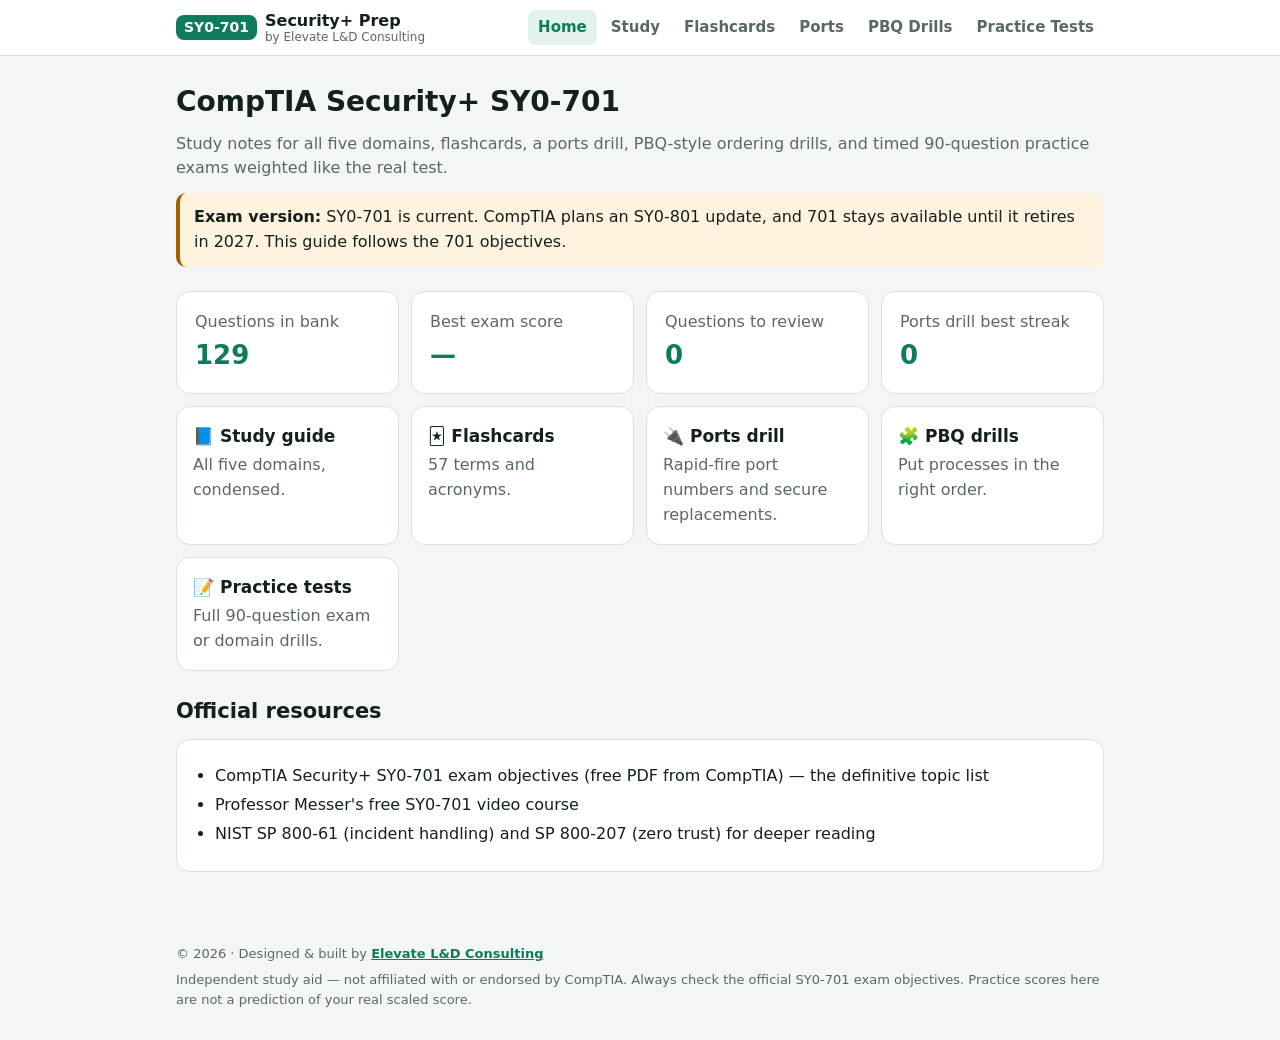
<file: secplus.html>
<!doctype html>
<html lang="en">
<head>
<meta charset="utf-8">
<meta name="viewport" content="width=device-width,initial-scale=1">
<title>Security+ Prep</title>
<meta name="description" content="Interactive CompTIA Security+ SY0-701 study guide, flashcards, ports drill, PBQ-style drills and practice exams.">
<meta name="author" content="Elevate L&D Consulting">
<style>
.logo .nm small{display:block;font-size:12px;font-weight:500;color:var(--mute);line-height:1.1}.logo .nm{line-height:1.2}
:root{--bg:#f3f6f5;--card:#fff;--ink:#13201c;--mute:#5a6863;--line:#d9e2df;--acc:#0f7a5c;--acc2:#e2f2ec;--ok:#18804a;--okbg:#e3f4ea;--bad:#bf3326;--badbg:#fbe8e5;--warn:#a35f00;--warnbg:#fff3df}
@media (prefers-color-scheme:dark){:root{--bg:#0d1412;--card:#16201d;--ink:#e6efec;--mute:#96a5a0;--line:#27352f;--acc:#3fd3a0;--acc2:#163028;--ok:#4cc985;--okbg:#12301f;--bad:#ff7d6e;--badbg:#3a1916;--warn:#f2b24c;--warnbg:#36280f}}
*{box-sizing:border-box}
body{margin:0;background:var(--bg);color:var(--ink);font:16px/1.55 system-ui,-apple-system,"Segoe UI",Roboto,sans-serif}
header{position:sticky;top:0;z-index:5;background:var(--card);border-bottom:1px solid var(--line)}
.bar{max-width:960px;margin:0 auto;padding:10px 16px;display:flex;align-items:center;gap:12px;flex-wrap:wrap}
.logo{font-weight:800;color:var(--ink);text-decoration:none;display:flex;align-items:center;gap:8px}
.logo>span:first-child{background:var(--acc);color:#fff;border-radius:8px;padding:2px 8px;font-size:14px}
@media (prefers-color-scheme:dark){.logo>span:first-child{color:#08130f}.btn{color:#08130f!important}.btn.ghost{color:var(--acc)!important}}
nav{display:flex;gap:4px;flex-wrap:wrap;margin-left:auto}
nav a{color:var(--mute);text-decoration:none;padding:6px 10px;border-radius:8px;font-weight:600;font-size:15px}
nav a.on,nav a:hover{background:var(--acc2);color:var(--acc)}
main{max-width:960px;margin:0 auto;padding:20px 16px 60px}
h1{font-size:28px;margin:4px 0 8px}h2{font-size:21px;margin:24px 0 8px}h3{font-size:17px;margin:18px 0 6px}
p{margin:6px 0 10px}.mute{color:var(--mute)}
.card{background:var(--card);border:1px solid var(--line);border-radius:14px;padding:18px;margin:12px 0}
.grid{display:grid;grid-template-columns:repeat(auto-fit,minmax(200px,1fr));gap:12px}
.tile{background:var(--card);border:1px solid var(--line);border-radius:14px;padding:16px;text-decoration:none;color:var(--ink);display:block}
.tile:hover{border-color:var(--acc)}.tile b{display:block;font-size:17px;margin-bottom:4px}
.stat{font-size:26px;font-weight:800;color:var(--acc)}
.btn{appearance:none;border:1px solid var(--acc);background:var(--acc);color:#fff;border-radius:10px;padding:10px 16px;font:inherit;font-weight:700;cursor:pointer;text-decoration:none;display:inline-block}
.btn.ghost{background:transparent;color:var(--acc)}
.btn:disabled{opacity:.45;cursor:default}
.row{display:flex;gap:10px;flex-wrap:wrap;align-items:center}
select{font:inherit;padding:9px 10px;border-radius:10px;border:1px solid var(--line);background:var(--card);color:var(--ink);max-width:100%}
ul.facts{padding-left:20px;margin:6px 0}ul.facts li{margin:4px 0}
.note{background:var(--warnbg);border-left:4px solid var(--warn);padding:12px 14px;border-radius:10px;margin:12px 0}
.toc{display:flex;gap:6px;flex-wrap:wrap;margin:10px 0}
.toc a{font-size:14px;padding:5px 10px;border:1px solid var(--line);border-radius:999px;text-decoration:none;color:var(--ink);background:var(--card)}
table{border-collapse:collapse;width:100%;font-size:15px}th,td{border:1px solid var(--line);padding:7px 8px;text-align:left;vertical-align:top}th{background:var(--acc2)}
.tbl{overflow-x:auto}
code{background:var(--acc2);padding:1px 5px;border-radius:5px;font-size:14px}
.qhead{display:flex;justify-content:space-between;gap:10px;align-items:center;flex-wrap:wrap}
.pill{font-size:13px;font-weight:700;padding:3px 10px;border-radius:999px;background:var(--acc2);color:var(--acc)}
.q{font-size:18px;font-weight:600;margin:12px 0}
.opt{display:block;width:100%;text-align:left;background:var(--card);color:var(--ink);border:2px solid var(--line);border-radius:12px;padding:12px 14px;margin:8px 0;font:inherit;cursor:pointer}
.opt:hover{border-color:var(--acc)}
.opt.sel{border-color:var(--acc);background:var(--acc2)}
.opt.right{border-color:var(--ok);background:var(--okbg)}
.opt.wrong{border-color:var(--bad);background:var(--badbg)}
.opt b{display:inline-block;width:26px}
.exp{border-radius:10px;padding:12px 14px;margin:10px 0;background:var(--acc2)}
.prog{height:8px;background:var(--line);border-radius:99px;overflow:hidden;margin:10px 0}.prog i{display:block;height:100%;background:var(--acc)}
.navgrid{display:flex;flex-wrap:wrap;gap:5px;margin-top:12px}
.navgrid button{width:34px;height:34px;border-radius:8px;border:1px solid var(--line);background:var(--card);color:var(--ink);font:inherit;font-size:13px;cursor:pointer}
.navgrid button.done{background:var(--acc2);border-color:var(--acc)}.navgrid button.cur{outline:2px solid var(--acc)}
.navgrid button.flag{border-color:var(--warn);border-width:2px}
.timer{font-variant-numeric:tabular-nums;font-weight:800}
.flip{perspective:1000px;cursor:pointer;min-height:230px}
.flip .in{position:relative;min-height:230px;transition:transform .45s;transform-style:preserve-3d}
.flip.on .in{transform:rotateY(180deg)}
.face{position:absolute;inset:0;backface-visibility:hidden;-webkit-backface-visibility:hidden;display:flex;align-items:center;justify-content:center;text-align:center;padding:24px;border-radius:16px;border:1px solid var(--line);background:var(--card);font-size:22px;font-weight:700}
.face.back{transform:rotateY(180deg);background:var(--acc2);font-size:18px;font-weight:500}
.big{font-size:44px;font-weight:900}
.pass{color:var(--ok)}.fail{color:var(--bad)}
.review{border-top:1px solid var(--line);padding:12px 0}
.chips{display:flex;flex-wrap:wrap;gap:8px;margin:10px 0}
.chip{border:2px solid var(--line);background:var(--card);color:var(--ink);border-radius:10px;padding:9px 12px;font:inherit;cursor:pointer;text-align:left}
.chip:hover{border-color:var(--acc)}
.slot{display:flex;gap:10px;align-items:center;border:1px dashed var(--line);border-radius:10px;padding:9px 12px;margin:6px 0;min-height:44px}
.slot .n{font-weight:800;color:var(--acc);width:22px}
.slot.right{border:2px solid var(--ok);background:var(--okbg)}.slot.wrong{border:2px solid var(--bad);background:var(--badbg)}
.streak{font-weight:800;color:var(--acc)}
footer{max-width:960px;margin:0 auto;padding:0 16px 30px;font-size:13px;color:var(--mute)}
a{color:var(--acc)}
@media (max-width:560px){h1{font-size:23px}.q{font-size:17px}nav{margin-left:0;width:100%}nav a{padding:6px 8px;font-size:14px}}
</style>
</head>
<body>
<header><div class="bar">
  <a class="logo" href="#home"><span>SY0-701</span><span class="nm">Security+ Prep<small>by Elevate L&amp;D Consulting</small></span></a>
  <nav id="nav">
    <a href="#home">Home</a><a href="#study">Study</a><a href="#cards">Flashcards</a><a href="#ports">Ports</a><a href="#pbq">PBQ Drills</a><a href="#test">Practice Tests</a>
  </nav>
</div></header>
<main id="app"></main>
<footer><div style="margin-bottom:6px">© 2026 · Designed &amp; built by <a href="./" target="_blank" rel="noopener" style="font-weight:700">Elevate L&amp;D Consulting</a></div>Independent study aid — not affiliated with or endorsed by CompTIA. Always check the official SY0-701 exam objectives. Practice scores here are not a prediction of your real scaled score.</footer>

<script>
/* ---------- safe storage ---------- */
const store={get(k,d){try{const v=localStorage.getItem("secp_"+k);return v?JSON.parse(v):d}catch(e){return d}},set(k,v){try{localStorage.setItem("secp_"+k,JSON.stringify(v))}catch(e){}}};

const DOMAINS={d1:"1.0 General Security Concepts",d2:"2.0 Threats, Vulnerabilities & Mitigations",d3:"3.0 Security Architecture",d4:"4.0 Security Operations",d5:"5.0 Security Program Management & Oversight"};
const WEIGHT={d1:12,d2:22,d3:18,d4:28,d5:20};

/* ---------- study guide ---------- */
const STUDY=[
{id:"exam",title:"The exam",html:`
<ul class="facts">
<li><b>CompTIA Security+ SY0-701</b>: up to <b>90 questions in 90 minutes</b>, multiple choice plus <b>performance-based questions (PBQs)</b>.</li>
<li>Passing score: <b>750</b> on a 100–900 scale. CompTIA doesn't publish a percent conversion — aim for <b>85%+</b> on practice tests to be safe.</li>
<li>Domain weights: General Security Concepts <b>12%</b> · Threats, Vulnerabilities &amp; Mitigations <b>22%</b> · Security Architecture <b>18%</b> · Security Operations <b>28%</b> · Program Management &amp; Oversight <b>20%</b>.</li>
<li>PBQs usually appear first. Common tip: flag them, do the multiple choice, then come back.</li>
<li>Certification is valid <b>3 years</b>; renew with continuing education (CEUs).</li>
</ul>`},
{id:"d1",title:"1.0 General Security Concepts",html:`
<h3>Control categories &amp; types</h3>
<div class="tbl"><table>
<tr><th>Category</th><th>Example</th></tr>
<tr><td>Technical</td><td>Firewall rules, encryption, antivirus</td></tr>
<tr><td>Managerial</td><td>Policies, risk assessments, security plans</td></tr>
<tr><td>Operational</td><td>Security awareness training, guards' procedures — carried out by people</td></tr>
<tr><td>Physical</td><td>Fences, locks, bollards, badge readers</td></tr>
</table></div>
<div class="tbl"><table>
<tr><th>Type</th><th>What it does</th><th>Example</th></tr>
<tr><td>Preventive</td><td>Stops it happening</td><td>Firewall, locked door</td></tr>
<tr><td>Deterrent</td><td>Discourages attempts</td><td>Warning sign, visible camera</td></tr>
<tr><td>Detective</td><td>Finds it after/while it happens</td><td>Log review, IDS, motion sensor</td></tr>
<tr><td>Corrective</td><td>Fixes it afterward</td><td>Restore from backup, patch</td></tr>
<tr><td>Compensating</td><td>Alternative when the main control isn't possible</td><td>Extra monitoring on a legacy system</td></tr>
<tr><td>Directive</td><td>Tells people what to do</td><td>Policy, "authorized personnel only" instruction</td></tr>
</table></div>
<h3>Core concepts</h3>
<ul class="facts">
<li><b>CIA triad</b>: Confidentiality (encryption, access control), Integrity (hashing, signatures), Availability (redundancy, backups).</li>
<li><b>Non-repudiation</b>: proof someone did something — <b>digital signatures</b>.</li>
<li><b>AAA</b>: Authentication (who are you), Authorization (what can you do), Accounting (what did you do).</li>
<li><b>Gap analysis</b>: compare where you are vs. where you want to be (e.g., against a framework).</li>
<li><b>Zero trust</b>: never trust, always verify. Control plane: <b>Policy Engine</b> (decides), <b>Policy Administrator</b> (tells enforcement point). Data plane: <b>Policy Enforcement Point</b> (allows/blocks). Also adaptive identity, threat scope reduction, implicit trust zones.</li>
<li>Deception: <b>honeypot</b> (fake system), <b>honeynet</b> (fake network), <b>honeyfile</b> (bait file), <b>honeytoken</b> (fake credential/data that alerts when used).</li>
<li>Physical: bollards, <b>access control vestibule</b> (formerly mantrap), video surveillance, sensors (infrared, pressure, microwave, ultrasonic).</li>
<li><b>Change management</b>: approval, ownership, stakeholders, impact analysis, test results, <b>backout plan</b>, maintenance window, SOP; technical impacts like allow lists, restarts, dependencies, documentation and version control.</li>
</ul>
<h3>Cryptography</h3>
<ul class="facts">
<li><b>Symmetric</b> (one shared key, fast): AES, 3DES, ChaCha20. <b>Asymmetric</b> (public/private pair): RSA, ECC, Diffie-Hellman (key exchange).</li>
<li>To send a <b>secret</b> to Bob: encrypt with <b>Bob's public key</b>. To <b>sign</b>: hash the message and encrypt the hash with <b>your private key</b>.</li>
<li><b>Hashing</b> is one-way (SHA-256). <b>Salt</b> makes identical passwords hash differently and defeats rainbow tables. <b>Key stretching</b>: PBKDF2, bcrypt.</li>
<li><b>ECC</b> gives strong security with smaller keys — good for mobile/IoT.</li>
<li>PKI: CA signs certificates; <b>CSR</b> requests one; <b>CRL</b> lists revoked certs; <b>OCSP</b> checks status in real time (<b>stapling</b> lets the server provide it). <b>Wildcard</b> = *.example.com; <b>SAN</b> lists multiple names. Root of trust → intermediate → leaf.</li>
<li><b>TPM</b>: chip on the motherboard (keys, secure boot, FDE). <b>HSM</b>: dedicated hardware for managing many keys at scale. <b>Key escrow</b>: third party holds keys. <b>Secure enclave</b>: isolated processor area.</li>
<li>Obfuscation: <b>steganography</b> (hide data in images/audio), <b>tokenization</b> (replace data with a token, real value stored elsewhere), <b>data masking</b> (hide part, e.g. ****1234).</li>
<li><b>Blockchain / open public ledger</b>: distributed, tamper-evident record.</li>
<li>Encryption levels: full-disk, partition, volume, file, database, record. Transport: TLS, IPsec.</li>
</ul>`},
{id:"d2",title:"2.0 Threats, Vulnerabilities & Mitigations",html:`
<h3>Threat actors</h3>
<div class="tbl"><table>
<tr><th>Actor</th><th>Typical motive / resources</th></tr>
<tr><td>Nation-state (APT)</td><td>Espionage, disruption; very high resources, long-term persistence</td></tr>
<tr><td>Organized crime</td><td>Money — ransomware, fraud</td></tr>
<tr><td>Hacktivist</td><td>Ideology — defacement, DDoS, leaks</td></tr>
<tr><td>Insider threat</td><td>Revenge, money; already has access</td></tr>
<tr><td>Unskilled attacker</td><td>Uses others' tools/scripts; low sophistication</td></tr>
<tr><td>Shadow IT</td><td>Employees using unapproved tech — usually not malicious</td></tr>
</table></div>
<h3>Social engineering</h3>
<ul class="facts">
<li><b>Phishing</b> (email), <b>spear phishing</b> (targeted), <b>whaling</b> (executives), <b>vishing</b> (voice), <b>smishing</b> (SMS).</li>
<li><b>BEC</b> (business email compromise), <b>pretexting</b> (made-up scenario), <b>impersonation</b>, <b>watering hole</b> (infect a site the target visits), <b>typosquatting</b> (look-alike domains), <b>brand impersonation</b>, misinformation/disinformation.</li>
</ul>
<h3>Malware</h3>
<ul class="facts">
<li><b>Virus</b> needs user action; <b>worm</b> self-replicates across networks without user action; <b>trojan</b> disguised as legit software; <b>RAT</b> remote access.</li>
<li><b>Ransomware</b> encrypts and demands payment; <b>rootkit</b> hides deep in the OS/kernel; <b>logic bomb</b> triggers on a condition/date; <b>keylogger</b>; <b>spyware</b>; <b>bloatware</b>; <b>fileless</b> malware runs in memory.</li>
</ul>
<h3>Attacks &amp; indicators</h3>
<ul class="facts">
<li>Application: <b>SQL injection</b> (<code>' OR 1=1 --</code>), <b>XSS</b> (script runs in victim's browser), <b>CSRF</b> (forged request using victim's session), <b>buffer overflow</b>, <b>race condition / TOCTOU</b>, <b>directory traversal</b> (<code>../../</code>), <b>privilege escalation</b>, memory injection, replay.</li>
<li>Password: <b>spraying</b> (one common password against many accounts — avoids lockout), <b>brute force</b>, dictionary, rainbow tables.</li>
<li>Network: <b>on-path</b> (MITM), <b>DNS poisoning</b>, <b>ARP poisoning</b>, <b>DDoS</b> (reflected/amplified), credential replay, <b>evil twin</b> &amp; rogue AP, deauthentication, Bluetooth bluejacking/bluesnarfing.</li>
<li>Crypto: <b>downgrade</b> (force weaker protocol), <b>collision</b>/birthday attack (two inputs, same hash).</li>
<li><b>Supply chain</b> attacks hit vendors/MSPs/software updates. <b>Zero-day</b>: no patch exists yet.</li>
<li>Other vulns: misconfiguration, default credentials, legacy/EOL systems, <b>VM escape</b>, side loading, jailbreaking, cloud misconfig.</li>
<li>Indicators: <b>impossible travel</b>, account lockouts, concurrent sessions, blocked content, resource consumption spikes, missing logs, out-of-cycle logging.</li>
</ul>
<h3>Mitigations</h3>
<ul class="facts">
<li>Segmentation, access control/ACLs, <b>least privilege</b>, <b>application allow list</b>, isolation, patching, encryption, monitoring, configuration enforcement, decommissioning, hardening (disable unused ports/services, change defaults, host firewall, HIPS, EDR).</li>
</ul>`},
{id:"d3",title:"3.0 Security Architecture",html:`
<h3>Cloud &amp; infrastructure</h3>
<div class="tbl"><table>
<tr><th>Model</th><th>You manage</th><th>Example</th></tr>
<tr><td>IaaS</td><td>OS, apps, data (provider: hardware, network)</td><td>Virtual machines</td></tr>
<tr><td>PaaS</td><td>Apps and data</td><td>App hosting platform</td></tr>
<tr><td>SaaS</td><td>Data and user access only</td><td>Webmail, CRM</td></tr>
</table></div>
<ul class="facts">
<li><b>Shared responsibility</b> matrix defines who secures what. <b>Infrastructure as Code (IaC)</b>, <b>serverless</b>, <b>microservices</b>, <b>containers</b> (share host kernel), <b>virtualization</b>.</li>
<li>On-prem vs cloud vs hybrid; centralized vs decentralized; <b>air-gapped</b> networks; ICS/SCADA, RTOS, embedded, IoT — often hard to patch, so isolate them.</li>
<li>Considerations: availability, resilience, cost, responsiveness, scalability, ease of deployment/recovery, patch availability, power, compute.</li>
</ul>
<h3>Network security</h3>
<ul class="facts">
<li><b>Screened subnet (DMZ)</b> for public-facing servers; <b>jump server</b> for admin access; <b>proxy</b>; <b>load balancer</b>.</li>
<li><b>IDS</b> detects (passive, often via tap/span); <b>IPS</b> sits <b>inline</b> and blocks. <b>WAF</b> protects web apps (SQLi, XSS). <b>NGFW</b> is application-aware. <b>UTM</b> = all-in-one.</li>
<li><b>Fail-open</b> keeps traffic flowing on failure (availability); <b>fail-closed</b> blocks (security).</li>
<li><b>802.1X</b> port-based network access control (uses RADIUS/EAP). Port security, NAC.</li>
<li>VPN: <b>IPsec</b> (AH = integrity; ESP = encryption), <b>tunnel mode</b> encrypts the whole packet; <b>transport mode</b> only payload. TLS VPNs. <b>SD-WAN</b>, <b>SASE</b> (cloud-delivered networking + security).</li>
</ul>
<h3>Data protection</h3>
<ul class="facts">
<li>States: <b>at rest</b>, <b>in transit</b>, <b>in use</b>. Types: regulated, trade secret, intellectual property, financial, PII, PHI.</li>
<li>Classifications: public, private, sensitive, confidential, restricted, critical.</li>
<li><b>Data sovereignty</b>: data is subject to the laws of the country where it's stored. Geolocation, geographic restrictions.</li>
<li>Methods: encryption, hashing, masking, tokenization, obfuscation, segmentation, permission restrictions.</li>
</ul>
<h3>Resilience &amp; recovery</h3>
<ul class="facts">
<li>Sites: <b>hot</b> (ready now, most expensive), <b>warm</b> (hardware, needs data), <b>cold</b> (space only, cheapest). Geographic dispersion; platform diversity; multi-cloud.</li>
<li>High availability: clustering, load balancing. Power: <b>UPS</b> (short-term, bridges to generator), <b>generator</b> (long-term).</li>
<li>Backups: <b>full</b>; <b>incremental</b> (changes since last backup — fastest backup, slowest restore); <b>differential</b> (changes since last full). Snapshots, replication, journaling, on-site vs off-site, encryption, test restores.</li>
<li>Testing: tabletop exercises, failover tests, simulations, parallel processing.</li>
</ul>`},
{id:"d4",title:"4.0 Security Operations",html:`
<h3>Hardening &amp; endpoints</h3>
<ul class="facts">
<li>Secure baselines (establish, deploy, maintain); change default passwords; disable unused services/ports; patch; host firewall; EDR/XDR; full-disk encryption.</li>
<li>Mobile: <b>MDM</b>; deployment models <b>BYOD</b>, <b>COPE</b> (corporate-owned, personally enabled), <b>CYOD</b>.</li>
<li>Wireless: <b>WPA3</b> uses <b>SAE</b> (replaces PSK handshake). Enterprise Wi-Fi authenticates via <b>RADIUS</b>/802.1X. Site surveys and heat maps.</li>
<li>Apps: input validation, secure cookies, static (SAST) and dynamic analysis, code signing, <b>sandboxing</b>.</li>
<li>Asset lifecycle: acquisition, assignment/ownership, inventory, <b>disposal</b> — sanitization (wipe), destruction, <b>certificate of destruction</b>, data retention.</li>
</ul>
<h3>Vulnerability management</h3>
<ul class="facts">
<li>Identify: vulnerability scans (<b>credentialed</b> = deeper), app scans, threat feeds (OSINT, dark web, ISACs), pen testing, bug bounty.</li>
<li><b>CVE</b> = ID for a known vulnerability; <b>CVSS</b> = severity score (0–10). <b>False positive</b>: reported vuln that isn't real; <b>false negative</b>: real vuln missed.</li>
<li>Respond: patch, insurance, segmentation, compensating controls, exceptions. Then <b>rescan</b> to validate.</li>
</ul>
<h3>Monitoring &amp; email</h3>
<ul class="facts">
<li><b>SIEM</b> aggregates and correlates logs; <b>SOAR</b> automates responses with playbooks. NetFlow, SNMP traps, agents vs agentless, <b>DLP</b>, <b>FIM</b> (file integrity monitoring).</li>
<li>Email: <b>SPF</b> (which servers may send for a domain), <b>DKIM</b> (digital signature on mail), <b>DMARC</b> (policy for SPF/DKIM failures + reporting). Secure gateways.</li>
<li>DNS filtering, web filtering (agent-based or centralized proxy), URL categorization.</li>
</ul>
<h3>Identity &amp; access</h3>
<ul class="facts">
<li>MFA factors: something you <b>know</b>, <b>have</b>, <b>are</b>, <b>somewhere you are</b>.</li>
<li><b>SSO</b>; <b>SAML</b> (XML-based federation); <b>OAuth</b> (authorization/delegated access); <b>OpenID Connect</b> (authentication on top of OAuth); <b>LDAP</b>; federation.</li>
<li>Access models: <b>RBAC</b> (role), <b>ABAC</b> (attributes), <b>MAC</b> (labels set by admin — military), <b>DAC</b> (owner decides), rule-based, time-of-day.</li>
<li><b>PAM</b>: just-in-time permissions, password vaulting, ephemeral credentials. Least privilege, provisioning/deprovisioning.</li>
</ul>
<h3>Incident response &amp; forensics</h3>
<ul class="facts">
<li>IR process: <b>Preparation → Detection → Analysis → Containment → Eradication → Recovery → Lessons learned</b>.</li>
<li>Training &amp; testing: tabletop exercises, simulations. <b>Root cause analysis</b>. <b>Threat hunting</b> = proactively searching for threats that evaded detection.</li>
<li>Digital forensics: <b>legal hold</b>, <b>chain of custody</b>, acquisition, preservation (hash the image, write blockers), reporting, e-discovery.</li>
<li><b>Order of volatility</b> (collect most volatile first): CPU registers/cache → RAM → swap/page file → disk → remote logs → backups/archives.</li>
</ul>`},
{id:"d5",title:"5.0 Program Management & Oversight",html:`
<h3>Governance documents</h3>
<ul class="facts">
<li><b>Policy</b> (high-level intent, mandatory) → <b>Standard</b> (specific required rules) → <b>Procedure</b> (step-by-step how) → <b>Guideline</b> (recommendations, optional).</li>
<li>Common policies: <b>AUP</b>, information security, BC/DR, incident response, SDLC, change management. Playbooks for specific incidents.</li>
<li>Data roles: <b>owner</b> (accountable, sets classification), <b>controller</b> (decides why/how personal data is processed), <b>processor</b> (processes on controller's behalf), <b>custodian/steward</b> (day-to-day handling).</li>
</ul>
<h3>Risk management</h3>
<ul class="facts">
<li><b>SLE = AV × EF</b> (asset value × exposure factor). <b>ALE = SLE × ARO</b> (annualized rate of occurrence).</li>
<li>Responses: <b>transfer</b> (insurance, outsourcing), <b>accept</b> (exemption/exception), <b>avoid</b> (stop the activity), <b>mitigate</b> (add controls).</li>
<li><b>Risk register</b> tracks risks, owners, KRIs. <b>Risk appetite</b> (how much you're willing to take: expansionary, conservative, neutral) vs <b>risk tolerance</b> (acceptable deviation). Qualitative vs quantitative assessments.</li>
<li><b>BIA</b>: <b>RTO</b> (max downtime to restore), <b>RPO</b> (max acceptable data loss, in time), <b>MTTR</b> (mean time to repair), <b>MTBF</b> (mean time between failures).</li>
</ul>
<h3>Third parties</h3>
<div class="tbl"><table>
<tr><th>Agreement</th><th>Purpose</th></tr>
<tr><td>SLA</td><td>Measurable service levels (uptime, response times)</td></tr>
<tr><td>MSA</td><td>Overall terms for future work</td></tr>
<tr><td>SOW / WO</td><td>Specific deliverables for a piece of work</td></tr>
<tr><td>MOU / MOA</td><td>Intent to work together (MOU informal; MOA more formal)</td></tr>
<tr><td>NDA</td><td>Confidentiality</td></tr>
<tr><td>BPA</td><td>Business partnership terms, profit sharing</td></tr>
</table></div>
<ul class="facts">
<li>Vendor assessment: due diligence, <b>right-to-audit clause</b>, questionnaires, independent assessments, supply chain analysis, rules of engagement.</li>
</ul>
<h3>Compliance, audits &amp; awareness</h3>
<ul class="facts">
<li>Non-compliance consequences: fines, sanctions, reputational damage, loss of license. Privacy laws such as <b>GDPR</b> include the <b>right to be forgotten</b>.</li>
<li>Audits: internal (self-assessment, committee) vs external (regulators, independent third parties). <b>Attestation</b>.</li>
<li>Pen testing: <b>known environment</b> (full info), <b>partially known</b>, <b>unknown environment</b> (no info). Passive vs active recon. Red/blue/purple teams.</li>
<li>Security awareness: phishing simulations, recognizing anomalous behavior, password management, removable media, social engineering, remote work, reporting and monitoring.</li>
</ul>`}
];

/* ---------- ports ---------- */
const PORTS=[["FTP (data/control)","20/21"],["SSH / SFTP / SCP","22"],["Telnet","23"],["SMTP","25"],["DNS","53"],["DHCP","67/68"],["TFTP","69"],["HTTP","80"],["Kerberos","88"],["POP3","110"],["NTP","123"],["IMAP","143"],["SNMP","161/162"],["LDAP","389"],["HTTPS","443"],["SMB","445"],["SMTPS (submission)","587"],["Syslog","514"],["LDAPS","636"],["FTPS","989/990"],["IMAPS","993"],["POP3S","995"],["MS SQL","1433"],["RADIUS","1812/1813"],["RDP","3389"],["TACACS+","49"]];
const SECURE=[["Telnet","SSH"],["HTTP","HTTPS"],["FTP","SFTP or FTPS"],["LDAP","LDAPS"],["SNMPv1/v2","SNMPv3"],["POP3 / IMAP","POP3S / IMAPS"],["DNS","DNSSEC (integrity)"],["Email (plain)","S/MIME"]];

/* ---------- flashcards ---------- */
const CARDS=[
["CIA triad","Confidentiality, Integrity, Availability"],["Non-repudiation","Proof of origin — digital signatures"],["AAA","Authentication, Authorization, Accounting"],
["Deterrent control","Discourages an attack (warning sign)"],["Compensating control","Alternative when the primary control can't be used"],["Directive control","Tells people what to do (policy)"],
["Policy Engine","Zero trust component that makes the access decision"],["Honeytoken","Fake data or credential that alerts when used"],["Access control vestibule","Two-door entry that prevents tailgating"],
["AES","Symmetric block cipher"],["RSA / ECC","Asymmetric algorithms"],["Diffie-Hellman","Key exchange over an insecure channel"],
["Encrypt a secret for Bob","Use Bob's public key"],["Sign a message","Hash it, encrypt the hash with your private key"],["Salt","Random data added before hashing — defeats rainbow tables"],
["PBKDF2 / bcrypt","Key stretching"],["OCSP stapling","Server supplies its own certificate status"],["CSR","Certificate Signing Request"],
["TPM","Hardware chip storing keys on the device"],["HSM","Dedicated appliance managing many keys"],["Tokenization","Replace sensitive data with a non-sensitive token"],
["Worm","Self-replicates without user action"],["Logic bomb","Malware triggered by a condition or date"],["Rootkit","Hides deep in the OS / kernel"],
["Password spraying","One common password against many accounts"],["Whaling","Phishing aimed at executives"],["Watering hole","Compromise a site the target visits"],
["TOCTOU","Race condition between check and use"],["Downgrade attack","Forces use of a weaker protocol"],["Impossible travel","Logins from distant locations too close in time"],
["IPS vs IDS","IPS is inline and blocks; IDS only alerts"],["Fail-closed","Blocks traffic on failure (security over availability)"],["802.1X","Port-based network access control"],
["IPsec tunnel mode","Encrypts the entire original packet"],["Hot site","Fully ready to take over immediately"],["Incremental backup","Changes since last backup of any kind"],
["Differential backup","Changes since last full backup"],["Data sovereignty","Data subject to laws where it's stored"],["SASE","Cloud-delivered networking + security"],
["SPF","Lists servers allowed to send a domain's email"],["DKIM","Signs email to prove it wasn't altered"],["DMARC","Policy for SPF/DKIM failures + reports"],
["SAML","XML-based federation / SSO"],["OAuth","Delegated authorization"],["MAC","Access by labels set by administrators"],
["SOAR","Automates response using playbooks"],["Order of volatility","Registers/cache → RAM → swap → disk → logs → backups"],["Chain of custody","Documented record of who handled evidence"],
["SLE","AV × EF"],["ALE","SLE × ARO"],["RTO","Max time to restore a system"],["RPO","Max acceptable data loss (measured in time)"],
["Risk transfer","Insurance or outsourcing"],["Right-to-audit clause","Lets you audit a vendor"],["MOU","Informal agreement of intent"],
["Unknown environment test","Pen testers get no prior info"],["Data controller","Decides why and how personal data is processed"]
];

/* ---------- PBQ-style sequencing ---------- */
const SEQ=[
{t:"Incident response process",d:"Put the NIST-style incident response steps in order.",items:["Preparation","Detection","Analysis","Containment","Eradication","Recovery","Lessons learned"]},
{t:"Order of volatility",d:"Collect forensic evidence from most to least volatile.",items:["CPU registers & cache","RAM","Swap / page file","Hard disk","Remote logs","Backups / archives"]},
{t:"Certificate chain of trust",d:"Order from the top of the trust chain down.",items:["Root CA","Intermediate CA","Server (leaf) certificate"]},
{t:"Governance hierarchy",d:"Order from highest-level and most general to most detailed.",items:["Policy","Standard","Procedure"]},
{t:"Vulnerability management cycle",d:"Order the lifecycle steps.",items:["Identify (scan)","Analyze & prioritize (CVSS)","Remediate","Validate (rescan)","Report"]},
{t:"Zero trust request flow",d:"Order what happens when a subject requests a resource.",items:["Subject requests access","Policy Enforcement Point intercepts","Policy Engine decides","Policy Administrator relays decision","Enforcement point allows or blocks"]}
];

/* ---------- question bank (first answer is correct; shuffled on display) ---------- */
const Q=[
// d1
{t:"d1",q:"A company wants assurance that a sender cannot later deny sending a message. Which concept is this?",a:["Non-repudiation","Availability","Authorization","Obfuscation"],e:"Non-repudiation, typically achieved with digital signatures."},
{t:"d1",q:"Which part of the CIA triad does hashing primarily support?",a:["Integrity","Confidentiality","Availability","Accounting"],e:"A changed file produces a different hash."},
{t:"d1",q:"A sign reading “This area is under video surveillance” is what control type?",a:["Deterrent","Corrective","Detective","Compensating"],e:"It discourages attempts."},
{t:"d1",q:"Restoring systems from backup after ransomware is what control type?",a:["Corrective","Preventive","Deterrent","Directive"],e:"Corrective controls fix things after an incident."},
{t:"d1",q:"A legacy system can't be patched, so the team adds extra network monitoring and isolation. This is a",a:["Compensating control","Directive control","Deterrent control","Managerial control"],e:"An alternative when the primary control isn't possible."},
{t:"d1",q:"Security awareness training falls into which control category?",a:["Operational","Technical","Physical","Managerial"],e:"Operational controls are carried out by people."},
{t:"d1",q:"A written acceptable use policy is best described as which control type?",a:["Directive","Detective","Corrective","Compensating"],e:"Directive controls tell people what to do."},
{t:"d1",q:"In a zero trust architecture, which component makes the decision to grant or deny access?",a:["Policy Engine","Policy Enforcement Point","Implicit trust zone","Subject"],e:"The Policy Engine decides; the Policy Administrator relays; the PEP enforces."},
{t:"d1",q:"A fake set of admin credentials is planted in a file. Any use of them triggers an alert. This is a",a:["Honeytoken","Honeynet","Honeypot","Sandbox"],e:"Honeytokens are bait data."},
{t:"d1",q:"Which physical control best prevents tailgating into a data center?",a:["Access control vestibule","Bollards","Fencing","Lighting"],e:"A two-door vestibule allows one person at a time."},
{t:"d1",q:"During change management, what plan describes how to undo a change that causes problems?",a:["Backout plan","Impact analysis","Maintenance window","Standard operating procedure"],e:"The backout plan restores the prior state."},
{t:"d1",q:"Comparing current security controls against a framework's requirements is a",a:["Gap analysis","Penetration test","Risk transfer","Tabletop exercise"],e:"Gap analysis finds the difference between current and desired state."},
{t:"d1",q:"Alice wants to send Bob a confidential message using asymmetric encryption. She encrypts it with",a:["Bob's public key","Bob's private key","Alice's private key","Alice's public key"],e:"Only Bob's private key can decrypt it."},
{t:"d1",q:"To create a digital signature, the sender encrypts the message hash with",a:["The sender's private key","The sender's public key","The recipient's public key","A shared symmetric key"],e:"Anyone can verify with the sender's public key."},
{t:"d1",q:"Which is a symmetric encryption algorithm?",a:["AES","RSA","ECC","Diffie-Hellman"],e:"AES uses one shared key."},
{t:"d1",q:"What is the main purpose of adding a salt before hashing passwords?",a:["Defeat precomputed rainbow table attacks","Make hashing reversible","Speed up authentication","Compress the password"],e:"Unique salts make identical passwords hash differently."},
{t:"d1",q:"Which technique makes passwords harder to brute-force by running many hashing rounds?",a:["Key stretching (e.g., PBKDF2, bcrypt)","Tokenization","Steganography","Data masking"],e:"Stretching increases the cost per guess."},
{t:"d1",q:"Which protocol lets a client check a certificate's revocation status in real time?",a:["OCSP","CSR","CRL","SAN"],e:"OCSP gives real-time status; a CRL is a published list."},
{t:"d1",q:"One certificate needs to secure www.example.com, mail.example.com, and shop.example.com. Which is the simplest option?",a:["A wildcard certificate for *.example.com","Three self-signed certificates","A code-signing certificate","A root certificate"],e:"Wildcards cover all first-level subdomains. A SAN certificate would also work."},
{t:"d1",q:"Which hardware stores encryption keys on a laptop's motherboard to support secure boot and full-disk encryption?",a:["TPM","HSM","Key escrow","CASB"],e:"An HSM is a separate appliance for enterprise key management."},
{t:"d1",q:"A payment system replaces card numbers with random values and keeps the real numbers in a secure vault. This is",a:["Tokenization","Hashing","Steganography","Salting"],e:"Tokens have no mathematical relationship to the original."},
{t:"d1",q:"Hiding data inside an image file is",a:["Steganography","Tokenization","Key escrow","Data masking"],e:"Steganography conceals the existence of data."},
{t:"d1",q:"Which algorithm is favored on mobile devices for strong security with smaller keys?",a:["ECC","3DES","RSA-1024","MD5"],e:"Elliptic curve cryptography is efficient."},
{t:"d1",q:"Which allows two parties to securely create a shared key over an insecure network?",a:["Diffie-Hellman","SHA-256","AES","Bcrypt"],e:"Diffie-Hellman is a key exchange algorithm."},
// d2
{t:"d2",q:"Which threat actor is most associated with long-term, well-funded espionage campaigns?",a:["Nation-state","Unskilled attacker","Hacktivist","Shadow IT"],e:"APTs are typically nation-state backed."},
{t:"d2",q:"Employees start using an unapproved cloud file-sharing app. This is",a:["Shadow IT","An insider threat","A watering hole attack","Typosquatting"],e:"Unsanctioned technology, usually not malicious."},
{t:"d2",q:"A group defaces a company website to protest its environmental policies. The most likely actor is a",a:["Hacktivist","Nation-state","Organized crime group","Unskilled attacker"],e:"Motivated by ideology."},
{t:"d2",q:"An attacker texts employees a fake link claiming their payroll account is locked. This is",a:["Smishing","Vishing","Whaling","Pretexting only"],e:"SMS phishing."},
{t:"d2",q:"A phishing email targeted specifically at the CFO is",a:["Whaling","Smishing","Vishing","Typosquatting"],e:"Whaling targets executives."},
{t:"d2",q:"An attacker registers examp1e.com to catch users mistyping example.com. This is",a:["Typosquatting","Watering hole","Pharming via ARP","Pretexting"],e:"Look-alike domains."},
{t:"d2",q:"Attackers compromise an industry forum that their target's engineers visit often. This is a",a:["Watering hole attack","Whaling attack","Supply chain attack","Evil twin"],e:"Infect where the targets gather."},
{t:"d2",q:"Which malware spreads across a network on its own without user interaction?",a:["Worm","Virus","Trojan","Logic bomb"],e:"Viruses need a user to run them."},
{t:"d2",q:"Malicious code set to delete files if an employee is removed from payroll is a",a:["Logic bomb","Rootkit","Worm","Keylogger"],e:"Triggered by a condition."},
{t:"d2",q:"Malware that hides at the kernel level to conceal itself from the OS is a",a:["Rootkit","Spyware","Bloatware","Adware"],e:"Rootkits modify the OS to hide."},
{t:"d2",q:"A login form receives the input ' OR 1=1 --. What attack is being attempted?",a:["SQL injection","Cross-site scripting","Directory traversal","Buffer overflow"],e:"It manipulates the SQL query logic."},
{t:"d2",q:"A web server log shows requests for ../../../../etc/passwd. This is",a:["Directory traversal","SQL injection","CSRF","Replay attack"],e:"Attempts to escape the web root."},
{t:"d2",q:"A malicious script posted in a comment runs in other users' browsers. This is",a:["Cross-site scripting (XSS)","Cross-site request forgery","SQL injection","Privilege escalation"],e:"XSS executes in the victim's browser."},
{t:"d2",q:"A user logged into their bank clicks a link that silently submits a transfer using their session. This is",a:["Cross-site request forgery (CSRF)","XSS","On-path attack","Session fixation via DNS"],e:"CSRF abuses an authenticated session."},
{t:"d2",q:"An exploit takes advantage of the time between a file permission check and the file's use. This is",a:["A race condition (TOCTOU)","A buffer overflow","A downgrade attack","Memory leak"],e:"Time-of-check to time-of-use."},
{t:"d2",q:"Logs show the same password tried once against hundreds of accounts. What attack is this?",a:["Password spraying","Brute force","Rainbow table","Credential stuffing of one account"],e:"Spraying avoids account lockouts."},
{t:"d2",q:"An attacker sets up an access point with the same SSID as the corporate network. This is",a:["An evil twin","Bluesnarfing","A deauthentication attack only","War driving"],e:"Mimics a legitimate AP."},
{t:"d2",q:"An attacker forces a client and server to negotiate an older, weaker TLS version. This is a",a:["Downgrade attack","Birthday attack","Replay attack","Pass-the-hash attack"],e:"Downgrade attacks exploit backward compatibility."},
{t:"d2",q:"Two different inputs producing the same hash value is called a",a:["Collision","Salt","Downgrade","Key stretch"],e:"Birthday attacks look for collisions."},
{t:"d2",q:"Malware is inserted into a vendor's software update and spreads to its customers. This is a",a:["Supply chain attack","Watering hole attack","Zero-day only","Insider threat"],e:"Compromise via a trusted supplier."},
{t:"d2",q:"A vulnerability that is unknown to the vendor and has no patch is a",a:["Zero-day","CVE-scored known flaw","False positive","Misconfiguration"],e:"No fix is available yet."},
{t:"d2",q:"A user logs in from Boston and, 10 minutes later, from Singapore. This indicator is",a:["Impossible travel","Resource consumption","Out-of-cycle logging","Blocked content"],e:"Strong sign of compromised credentials."},
{t:"d2",q:"An attacker in a VM breaks out to access the hypervisor. This is",a:["VM escape","Side loading","Jailbreaking","Memory injection"],e:"VM escape crosses the isolation boundary."},
{t:"d2",q:"ARP poisoning is most often used to perform which attack?",a:["On-path (man-in-the-middle)","SQL injection","Bluejacking","Logic bomb"],e:"It redirects LAN traffic through the attacker."},
{t:"d2",q:"Which mitigation best prevents unknown executables from running on workstations?",a:["Application allow list","Antivirus signature updates","Port mirroring","Data masking"],e:"Only approved apps can run."},
{t:"d2",q:"Which mitigation limits an attacker's lateral movement after a breach?",a:["Network segmentation","Single sign-on","Data masking","Wildcard certificates"],e:"Segments contain the damage."},
{t:"d2",q:"Captured authentication traffic is retransmitted to gain access. This is a",a:["Replay attack","Downgrade attack","DNS poisoning","Typosquatting"],e:"Timestamps and nonces help prevent it."},
// d3
{t:"d3",q:"In an IaaS model, who is typically responsible for patching the guest operating system?",a:["The customer","The cloud provider","The hardware manufacturer","No one"],e:"In IaaS the customer manages the OS and up."},
{t:"d3",q:"Which cloud model leaves the customer responsible mainly for their data and user access?",a:["SaaS","IaaS","PaaS","On-premises"],e:"The provider manages almost everything else."},
{t:"d3",q:"Defining servers and network settings in version-controlled configuration files is",a:["Infrastructure as Code","Serverless computing","Microservices","Air gapping"],e:"IaC makes deployments repeatable."},
{t:"d3",q:"Containers differ from virtual machines in that containers",a:["Share the host operating system kernel","Each include a full guest OS","Require a type 1 hypervisor","Cannot be isolated"],e:"Lighter weight, shared kernel."},
{t:"d3",q:"Public-facing web servers should be placed in a",a:["Screened subnet (DMZ)","Internal production VLAN","Air-gapped network","Management network"],e:"Separates public services from the internal network."},
{t:"d3",q:"Which device sits inline and can actively block malicious traffic?",a:["IPS","IDS","SIEM","Network tap"],e:"An IDS only detects and alerts."},
{t:"d3",q:"Which device specifically protects web applications from SQL injection and XSS?",a:["Web application firewall","Load balancer","Layer 2 switch","Jump server"],e:"WAFs inspect HTTP traffic."},
{t:"d3",q:"A firewall that blocks all traffic when it fails is configured to",a:["Fail closed","Fail open","Fail over","Fail safe for availability"],e:"Fail-closed favors security over availability."},
{t:"d3",q:"Administrators must connect to a hardened server first before reaching sensitive systems. That server is a",a:["Jump server","Proxy server","Honeypot","Load balancer"],e:"Also called a jump box or bastion host."},
{t:"d3",q:"Which standard provides port-based authentication before a device gets network access?",a:["802.1X","802.11ac","WPA2-PSK","STP"],e:"Uses EAP and usually RADIUS."},
{t:"d3",q:"Which IPsec mode encrypts the entire original IP packet, as in site-to-site VPNs?",a:["Tunnel mode","Transport mode","AH only","Promiscuous mode"],e:"Transport mode encrypts only the payload."},
{t:"d3",q:"Which IPsec protocol provides encryption?",a:["ESP","AH","IKE phase 0","GRE"],e:"AH provides integrity and authentication only."},
{t:"d3",q:"A solution delivering secure networking and security services from the cloud to remote users is",a:["SASE","SCADA","RTOS","NAT"],e:"Secure Access Service Edge."},
{t:"d3",q:"Industrial control systems that are hard to patch are best protected by",a:["Isolation and network segmentation","Running them on public Wi-Fi","Disabling all logging","Removing authentication"],e:"Limit exposure for legacy/embedded systems."},
{t:"d3",q:"Customer records stored in a database on disk are data",a:["At rest","In transit","In use","In motion"],e:"Protect with encryption at rest."},
{t:"d3",q:"A company must keep EU citizen data on servers within the EU. This concern is",a:["Data sovereignty","Data masking","Tokenization","Data in use"],e:"Laws of the storage location apply."},
{t:"d3",q:"Which recovery site has hardware and connectivity ready but needs current data loaded?",a:["Warm site","Hot site","Cold site","Mobile site"],e:"Hot = ready now; cold = space only."},
{t:"d3",q:"Which recovery site is the cheapest but slowest to bring online?",a:["Cold site","Hot site","Warm site","Cloud failover cluster"],e:"Usually just space and power."},
{t:"d3",q:"Which backup type copies only changes since the last full backup?",a:["Differential","Incremental","Snapshot of RAM","Full"],e:"Restore = last full + latest differential."},
{t:"d3",q:"Which backup type is fastest to perform but slowest to restore?",a:["Incremental","Full","Differential","Mirror"],e:"Restore needs the full plus every incremental."},
{t:"d3",q:"A UPS is primarily used to",a:["Provide short-term power until a generator starts or systems shut down safely","Power a data center for days","Replace load balancers","Encrypt power lines"],e:"Generators handle long outages."},
{t:"d3",q:"Distributing traffic across multiple servers to improve availability is",a:["Load balancing","Air gapping","Tokenization","Journaling"],e:"Also helps scalability."},
// d4
{t:"d4",q:"Which is the FIRST hardening step for a new network device?",a:["Change the default credentials","Enable all services","Disable logging","Open all ports for testing"],e:"Default passwords are widely known."},
{t:"d4",q:"WPA3 improves on WPA2-Personal by using",a:["SAE (Simultaneous Authentication of Equals)","WEP keys","TKIP","Open authentication"],e:"SAE resists offline dictionary attacks."},
{t:"d4",q:"Enterprise Wi-Fi authenticating each user with their own credentials typically uses",a:["802.1X with RADIUS","A shared PSK","MAC filtering only","WPS"],e:"WPA2/WPA3-Enterprise."},
{t:"d4",q:"The company buys phones and lets employees use them for personal tasks too. This is",a:["COPE","BYOD","CYOD","VDI"],e:"Corporate-owned, personally enabled."},
{t:"d4",q:"Which tool lets IT enforce passcodes and remotely wipe company phones?",a:["MDM","SIEM","DLP","WAF"],e:"Mobile device management."},
{t:"d4",q:"Before recycling hard drives, the company wants documented proof data was destroyed. It should obtain a",a:["Certificate of destruction","Chain of custody form","Risk register","SLA"],e:"Proof from the destruction vendor."},
{t:"d4",q:"A vulnerability scan reports a flaw that does not actually exist on the system. This is a",a:["False positive","False negative","True positive","Zero-day"],e:"False negatives are the more dangerous miss."},
{t:"d4",q:"Which scan type provides the most accurate view of missing patches on a host?",a:["Credentialed scan","Non-credentialed scan","Ping sweep","Port knock"],e:"It can log in and inspect."},
{t:"d4",q:"Which system provides a severity score from 0 to 10 for vulnerabilities?",a:["CVSS","CVE","SCAP only","STIX"],e:"CVE is the identifier; CVSS is the score."},
{t:"d4",q:"After applying a patch, what should be done to confirm the vulnerability is resolved?",a:["Rescan","Close the ticket immediately","Disable the scanner","Buy cyber insurance"],e:"Validation of remediation."},
{t:"d4",q:"Which tool aggregates and correlates logs from many sources?",a:["SIEM","SOAR","DLP","NAC"],e:"SOAR automates the response afterward."},
{t:"d4",q:"Which tool automates incident response tasks using playbooks?",a:["SOAR","SIEM","IDS","MDM"],e:"Security orchestration, automation and response."},
{t:"d4",q:"Which tool blocks employees from emailing files containing credit card numbers?",a:["DLP","WAF","FIM","SPF"],e:"Data loss prevention."},
{t:"d4",q:"Which email security record lists the mail servers allowed to send for a domain?",a:["SPF","DKIM","DMARC","MX only"],e:"DKIM signs; DMARC sets policy."},
{t:"d4",q:"Which email control tells receiving servers what to do when SPF/DKIM checks fail, and sends reports?",a:["DMARC","SPF","DKIM","S/MIME"],e:"Policy + reporting."},
{t:"d4",q:"Which tool alerts when critical system files are changed?",a:["File integrity monitoring","Load balancer","DNS filter","Proxy"],e:"FIM compares hashes."},
{t:"d4",q:"A password plus a code from an authenticator app is MFA using",a:["Something you know and something you have","Two things you know","Something you are and somewhere you are","Something you have twice"],e:"Two different factor types."},
{t:"d4",q:"Which standard is XML-based and commonly used for web single sign-on federation?",a:["SAML","OAuth","LDAP","Kerberos"],e:"OAuth is for authorization."},
{t:"d4",q:"An app asks to access your calendar from another service without getting your password. This uses",a:["OAuth","SAML","RADIUS","TACACS+"],e:"Delegated authorization."},
{t:"d4",q:"Access is granted based on job title, department and time of day. This is",a:["ABAC","DAC","MAC","Rule-based ACL only"],e:"Attribute-based access control."},
{t:"d4",q:"Data labels like Top Secret are assigned by administrators and users can't change them. This is",a:["MAC","DAC","RBAC","ABAC"],e:"Mandatory access control."},
{t:"d4",q:"Granting admin rights only for a limited time when needed is",a:["Just-in-time permissions","Password spraying","Implicit trust","Federation"],e:"A PAM feature."},
{t:"d4",q:"In incident response, isolating an infected host from the network is part of",a:["Containment","Eradication","Recovery","Preparation"],e:"Stop the spread first."},
{t:"d4",q:"Removing malware and closing the vulnerability it used happens during",a:["Eradication","Containment","Lessons learned","Detection"],e:"Then recovery restores operations."},
{t:"d4",q:"Which evidence should be collected FIRST according to the order of volatility?",a:["CPU cache and registers","Hard disk","Backup tapes","Remote logs"],e:"Most volatile first."},
{t:"d4",q:"A documented record of every person who handled evidence is the",a:["Chain of custody","Legal hold","Right-to-audit clause","Root cause analysis"],e:"Protects evidence admissibility."},
{t:"d4",q:"A notice requiring that relevant data be preserved for litigation is a",a:["Legal hold","Chain of custody","Data retention policy waiver","Change request"],e:"Overrides normal deletion schedules."},
{t:"d4",q:"Proactively searching the network for threats that evaded existing defenses is",a:["Threat hunting","Vulnerability scanning","Tabletop exercise","Penetration testing"],e:"Assumes a breach may already exist."},
{t:"d4",q:"Running a suspicious attachment in an isolated environment to observe its behavior is",a:["Sandboxing","Tokenization","Hardening","Federation"],e:"Contains the effects."},
{t:"d4",q:"Which secure protocol should replace Telnet?",a:["SSH","SNMPv2","HTTP","TFTP"],e:"SSH runs on port 22."},
{t:"d4",q:"Which port does LDAPS use by default?",a:["636","389","443","3389"],e:"LDAP is 389."},
{t:"d4",q:"Which version of SNMP adds encryption and authentication?",a:["SNMPv3","SNMPv1","SNMPv2c","SNMP-PSK"],e:"Earlier versions use plaintext community strings."},
// d5
{t:"d5",q:"Which document gives step-by-step instructions for completing a task?",a:["Procedure","Policy","Guideline","Standard"],e:"Policies state intent; standards set rules; guidelines are optional."},
{t:"d5",q:"Which document type contains recommendations that are optional?",a:["Guideline","Policy","Standard","Procedure"],e:"Guidelines are advisory."},
{t:"d5",q:"An asset is worth $200,000 and a fire would destroy 25% of it. What is the SLE?",a:["$50,000","$25,000","$200,000","$12,500"],e:"SLE = AV × EF = 200,000 × 0.25."},
{t:"d5",q:"SLE is $50,000 and the event is expected once every 4 years. What is the ALE?",a:["$12,500","$200,000","$50,000","$4,000"],e:"ARO = 0.25; ALE = 50,000 × 0.25."},
{t:"d5",q:"Buying cyber insurance is which risk response?",a:["Transfer","Accept","Avoid","Mitigate"],e:"Shifts financial impact to a third party."},
{t:"d5",q:"A company stops offering a risky service entirely. This is risk",a:["Avoidance","Acceptance","Transference","Mitigation"],e:"Eliminate the activity."},
{t:"d5",q:"Which document tracks identified risks, their owners and their status?",a:["Risk register","SLA","BPA","Chain of custody"],e:"Includes KRIs and thresholds."},
{t:"d5",q:"The maximum acceptable amount of data loss, measured in time, is the",a:["RPO","RTO","MTTR","MTBF"],e:"Drives backup frequency."},
{t:"d5",q:"The maximum time a system can be down before it must be restored is the",a:["RTO","RPO","MTBF","ALE"],e:"Recovery time objective."},
{t:"d5",q:"Average time between hardware failures is",a:["MTBF","MTTR","RTO","SLE"],e:"Higher is better."},
{t:"d5",q:"Which agreement defines guaranteed uptime and response times from a vendor?",a:["SLA","NDA","MOU","BPA"],e:"Service level agreement."},
{t:"d5",q:"Which clause lets a company inspect a vendor's security controls?",a:["Right-to-audit","Non-disclosure","Non-compete","Force majeure"],e:"Key part of vendor assessment."},
{t:"d5",q:"An informal document stating two organizations intend to work together is an",a:["MOU","SLA","SOW","MSA"],e:"Memorandum of understanding."},
{t:"d5",q:"Which agreement sets general terms that future work orders or SOWs will follow?",a:["MSA","NDA","SLA","AUP"],e:"Master service agreement."},
{t:"d5",q:"Under GDPR, the entity that decides why and how personal data is processed is the",a:["Data controller","Data processor","Data custodian","Data subject"],e:"Processors act on the controller's behalf."},
{t:"d5",q:"A person asking a company to delete all their personal data is exercising the",a:["Right to be forgotten","Right to audit","Legal hold","Data sovereignty"],e:"A GDPR right."},
{t:"d5",q:"Pen testers receive full network diagrams and source code before testing. This is a",a:["Known environment test","Unknown environment test","Partially known environment test","Passive reconnaissance"],e:"Formerly called white box."},
{t:"d5",q:"Which document defines the scope, timing and limits of a penetration test?",a:["Rules of engagement","SLA","Risk register","AUP"],e:"Sets what testers may and may not do."},
{t:"d5",q:"An assessment rating risks as High, Medium or Low rather than dollar values is",a:["Qualitative","Quantitative","Annualized","Inherent only"],e:"Quantitative uses numbers like ALE."},
{t:"d5",q:"The amount of risk an organization is willing to pursue to meet its goals is its",a:["Risk appetite","Risk register","Residual risk","SLE"],e:"Tolerance is the acceptable deviation."},
{t:"d5",q:"Sending employees simulated phishing emails is part of",a:["Security awareness training","Penetration testing of firewalls","Change management","Data classification"],e:"Measures and improves recognition."},
{t:"d5",q:"Which policy defines what employees may and may not do with company IT resources?",a:["Acceptable use policy","Change management policy","Data retention policy","SLA"],e:"AUP."},
{t:"d5",q:"Who is ultimately accountable for classifying a data set?",a:["Data owner","Data custodian","Data processor","Help desk"],e:"Custodians handle day-to-day protection."},
{t:"d5",q:"An external regulator reviews a company's controls. This is",a:["An external audit","A self-assessment","A tabletop exercise","Threat hunting"],e:"Internal audits are done by the organization itself."}
];
Q.forEach((q,i)=>q.id=i);

/* ---------- helpers ---------- */
const $=s=>document.querySelector(s);
const app=$("#app");
const shuffle=a=>{a=a.slice();for(let i=a.length-1;i>0;i--){const j=Math.floor(Math.random()*(i+1));[a[i],a[j]]=[a[j],a[i]]}return a};
const esc=s=>String(s).replace(/&/g,"&amp;").replace(/</g,"&lt;");
let timerHandle=null;
function setNav(r){document.querySelectorAll("#nav a").forEach(a=>a.classList.toggle("on",a.getAttribute("href")==="#"+r))}
const scaled=p=>Math.round(100+800*p);

/* ---------- home ---------- */
function home(){
  const hist=store.get("hist",[]),missed=store.get("missed",[]);
  const best=hist.filter(h=>h.mode==="exam").reduce((m,h)=>Math.max(m,Math.round(h.score/h.total*100)),0);
  app.innerHTML=`
  <h1>CompTIA Security+ SY0-701</h1>
  <p class="mute">Study notes for all five domains, flashcards, a ports drill, PBQ-style ordering drills, and timed 90-question practice exams weighted like the real test.</p>
  <div class="note"><b>Exam version:</b> SY0-701 is current. CompTIA plans an SY0-801 update, and 701 stays available until it retires in 2027. This guide follows the 701 objectives.</div>
  <div class="grid">
    <div class="card"><div class="mute">Questions in bank</div><div class="stat">${Q.length}</div></div>
    <div class="card"><div class="mute">Best exam score</div><div class="stat">${best?best+"%":"—"}</div></div>
    <div class="card"><div class="mute">Questions to review</div><div class="stat">${missed.length}</div></div>
    <div class="card"><div class="mute">Ports drill best streak</div><div class="stat">${store.get("streak",0)}</div></div>
  </div>
  <div class="grid">
    <a class="tile" href="#study"><b>📘 Study guide</b><span class="mute">All five domains, condensed.</span></a>
    <a class="tile" href="#cards"><b>🃏 Flashcards</b><span class="mute">${CARDS.length} terms and acronyms.</span></a>
    <a class="tile" href="#ports"><b>🔌 Ports drill</b><span class="mute">Rapid-fire port numbers and secure replacements.</span></a>
    <a class="tile" href="#pbq"><b>🧩 PBQ drills</b><span class="mute">Put processes in the right order.</span></a>
    <a class="tile" href="#test"><b>📝 Practice tests</b><span class="mute">Full 90-question exam or domain drills.</span></a>
  </div>
  ${hist.length?`<h2>Recent attempts</h2><div class="card tbl"><table><tr><th>Date</th><th>Mode</th><th>Score</th></tr>${hist.slice(-8).reverse().map(h=>`<tr><td>${new Date(h.date).toLocaleDateString()}</td><td>${h.mode==="exam"?"Full exam":"Practice"}</td><td>${h.score}/${h.total} (${Math.round(h.score/h.total*100)}%)</td></tr>`).join("")}</table></div>`:""}
  <h2>Official resources</h2>
  <div class="card"><ul class="facts">
    <li>CompTIA Security+ SY0-701 exam objectives (free PDF from CompTIA) — the definitive topic list</li>
    <li>Professor Messer's free SY0-701 video course</li>
    <li>NIST SP 800-61 (incident handling) and SP 800-207 (zero trust) for deeper reading</li>
  </ul></div>`;
}

function study(){
  app.innerHTML=`<h1>Study Guide</h1><p class="mute">Condensed from the SY0-701 objectives. Bold terms are the ones that show up most.</p>
  <div class="toc">${STUDY.map(s=>`<a href="#study/${s.id}">${s.title}</a>`).join("")}</div>
  ${STUDY.map(s=>`<div class="card" id="sec-${s.id}"><h2 style="margin-top:0">${s.title}</h2>${s.html}</div>`).join("")}
  <div class="card" id="sec-ports"><h2 style="margin-top:0">Ports &amp; secure protocols</h2>
  <div class="tbl"><table><tr><th>Protocol</th><th>Port</th></tr>${PORTS.map(p=>`<tr><td>${p[0]}</td><td>${p[1]}</td></tr>`).join("")}</table></div>
  <h3>Insecure → secure</h3><div class="tbl"><table><tr><th>Replace</th><th>With</th></tr>${SECURE.map(p=>`<tr><td>${p[0]}</td><td>${p[1]}</td></tr>`).join("")}</table></div></div>`;
}

/* ---------- flashcards ---------- */
let deck=[],di=0;
function cards(){deck=shuffle(CARDS);di=0;drawCard()}
function drawCard(){
  const c=deck[di];
  app.innerHTML=`<h1>Flashcards</h1><p class="mute">Tap the card to flip. Card ${di+1} of ${deck.length}.</p>
  <div class="flip" onclick="this.classList.toggle('on')"><div class="in"><div class="face">${esc(c[0])}</div><div class="face back">${esc(c[1])}</div></div></div>
  <div class="row" style="margin-top:14px;justify-content:space-between">
    <button class="btn ghost" ${di===0?"disabled":""} onclick="di--;drawCard()">← Prev</button>
    <button class="btn ghost" onclick="cards()">Shuffle</button>
    <button class="btn" onclick="di=(di+1)%deck.length;drawCard()">Next →</button>
  </div>`;
}

/* ---------- ports drill ---------- */
let P={streak:0,cur:null,picked:null};
function ports(){P={streak:0,cur:null,picked:null};nextPort()}
function nextPort(){
  const useSecure=Math.random()<0.25;
  if(useSecure){const s=SECURE[Math.floor(Math.random()*SECURE.length)];const wrong=shuffle(SECURE.filter(x=>x[1]!==s[1])).slice(0,3).map(x=>x[1]);P.cur={q:`What is the secure replacement for ${s[0]}?`,right:s[1],opts:shuffle([s[1],...wrong])}}
  else{const p=PORTS[Math.floor(Math.random()*PORTS.length)];const wrong=shuffle(PORTS.filter(x=>x[1]!==p[1])).slice(0,3).map(x=>x[1]);P.cur={q:`Which port does ${p[0]} use?`,right:p[1],opts:shuffle([p[1],...wrong])}}
  P.picked=null;drawPorts();
}
function drawPorts(){
  const c=P.cur,best=store.get("streak",0);
  app.innerHTML=`<h1>Ports Drill</h1><p class="mute">Answer as many in a row as you can. Best streak: <span class="streak">${best}</span></p>
  <div class="card"><div class="qhead"><span class="pill">Ports &amp; protocols</span><span>Streak: <span class="streak">${P.streak}</span></span></div>
  <div class="q">${esc(c.q)}</div>
  ${c.opts.map(o=>{let cls="opt";if(P.picked!==null){if(o===c.right)cls+=" right";else if(o===P.picked)cls+=" wrong"}return `<button class="${cls}" ${P.picked!==null?"disabled":""} onclick="pickPort('${o}')">${esc(o)}</button>`}).join("")}
  ${P.picked!==null?`<div class="row" style="justify-content:flex-end"><button class="btn" onclick="nextPort()">Next →</button></div>`:""}
  </div><p class="mute">Full table is in the Study guide under <a href="#study/ports">Ports &amp; secure protocols</a>.</p>`;
}
function pickPort(o){
  P.picked=o;
  if(o===P.cur.right){P.streak++;if(P.streak>store.get("streak",0))store.set("streak",P.streak)}else P.streak=0;
  drawPorts();
}

/* ---------- PBQ sequencing ---------- */
let SQ=null;
function pbq(){
  app.innerHTML=`<h1>PBQ Drills</h1><p class="mute">The real exam's performance-based questions often ask you to order steps or match items. Tap the items in the correct order.</p>
  <div class="grid">${SEQ.map((s,i)=>`<button class="tile" style="text-align:left;cursor:pointer;font:inherit" onclick="startSeq(${i})"><b>${s.t}</b><span class="mute">${s.d}</span></button>`).join("")}</div>`;
}
function startSeq(i){SQ={i,pool:shuffle(SEQ[i].items.map((_,k)=>k)),order:[],checked:false};drawSeq()}
function drawSeq(){
  const s=SEQ[SQ.i];
  app.innerHTML=`<h1>${s.t}</h1><p class="mute">${s.d}</p>
  <div class="card"><b>Tap to place next:</b><div class="chips">${SQ.pool.filter(k=>!SQ.order.includes(k)).map(k=>`<button class="chip" ${SQ.checked?"disabled":""} onclick="SQ.order.push(${k});drawSeq()">${esc(s.items[k])}</button>`).join("")||"<span class='mute'>All placed.</span>"}</div>
  ${s.items.map((_,n)=>{const k=SQ.order[n];let cls="slot";if(SQ.checked&&k!==undefined)cls+=k===n?" right":" wrong";return `<div class="${cls}"><span class="n">${n+1}</span>${k!==undefined?esc(s.items[k]):"<span class='mute'>—</span>"}</div>`}).join("")}
  ${SQ.checked?`<div class="exp"><b>${SQ.order.every((k,n)=>k===n)?"✅ Perfect order.":"Correct order:"}</b> ${s.items.join(" → ")}</div>`:""}
  <div class="row" style="margin-top:10px">
    <button class="btn ghost" onclick="SQ.order.pop();SQ.checked=false;drawSeq()" ${SQ.order.length&&!SQ.checked?"":"disabled"}>Undo</button>
    <button class="btn ghost" onclick="startSeq(SQ.i)">Reset</button>
    <button class="btn" onclick="SQ.checked=true;drawSeq()" ${SQ.order.length===s.items.length&&!SQ.checked?"":"disabled"}>Check</button>
    <a class="btn ghost" href="#pbq">All drills</a>
  </div></div>`;
}

/* ---------- tests ---------- */
function testMenu(){
  const missed=store.get("missed",[]);
  app.innerHTML=`<h1>Practice Tests</h1>
  <div class="card"><h2 style="margin-top:0">Full exam simulation</h2>
  <p>90 questions weighted by the SY0-701 domain percentages, 90-minute timer, flag-for-review, no feedback until you submit.</p>
  <button class="btn" onclick="startQuiz({mode:'exam'})">Start full exam</button></div>
  <div class="card"><h2 style="margin-top:0">Domain drill</h2>
  <p>Instant feedback and an explanation after every question.</p>
  <div class="row">
    <select id="tp"><option value="all">All domains</option>${Object.entries(DOMAINS).map(([k,v])=>`<option value="${k}">${v} (${Q.filter(q=>q.t===k).length})</option>`).join("")}</select>
    <select id="ct"><option>10</option><option selected>20</option><option>30</option><option value="999">All</option></select>
    <button class="btn" onclick="startQuiz({mode:'practice',topic:$('#tp').value,count:+$('#ct').value})">Start drill</button>
  </div></div>
  <div class="card"><h2 style="margin-top:0">Review missed questions</h2>
  <p>${missed.length?`${missed.length} question${missed.length>1?"s":""} you've gotten wrong. Answer one correctly here and it drops off.`:"Nothing yet — questions you miss collect here."}</p>
  <button class="btn" ${missed.length?"":"disabled"} onclick="startQuiz({mode:'review'})">Review missed</button></div>`;
}

let S=null;
function startQuiz(o){
  clearInterval(timerHandle);
  let qs;
  if(o.mode==="exam"){
    qs=[];const tot=Object.values(WEIGHT).reduce((a,b)=>a+b,0);
    for(const d in WEIGHT){const pool=shuffle(Q.filter(q=>q.t===d));qs.push(...pool.slice(0,Math.round(90*WEIGHT[d]/tot)))}
    const extra=shuffle(Q.filter(q=>!qs.includes(q)));while(qs.length<90&&extra.length)qs.push(extra.pop());
    qs=shuffle(qs.slice(0,90));
  }else{
    let pool=Q;
    if(o.mode==="review"){const m=store.get("missed",[]);pool=Q.filter(q=>m.includes(q.id))}
    else if(o.topic&&o.topic!=="all")pool=Q.filter(q=>q.t===o.topic);
    qs=shuffle(pool);if(o.count)qs=qs.slice(0,o.count);
  }
  S={mode:o.mode,i:0,qs:qs.map(q=>({...q,order:shuffle([0,1,2,3])})),ans:new Array(qs.length).fill(null),locked:new Array(qs.length).fill(false),flag:new Array(qs.length).fill(false),end:o.mode==="exam"?Date.now()+90*60000:null};
  location.hash="quiz";
}
function drawQuiz(){
  if(!S){location.hash="test";return}
  const q=S.qs[S.i],a=S.ans[S.i],lock=S.locked[S.i],exam=S.mode==="exam";
  const answered=S.ans.filter(x=>x!==null).length;
  app.innerHTML=`<div class="card">
  <div class="qhead"><span class="pill">${DOMAINS[q.t]}</span><span class="mute">Question ${S.i+1} of ${S.qs.length}</span>${exam?`<span class="timer" id="tm"></span>`:""}</div>
  <div class="prog"><i style="width:${(exam?answered:S.i)/S.qs.length*100}%"></i></div>
  <div class="q">${esc(q.q)}</div>
  ${q.order.map((oi,k)=>{let cls="opt";if(a===oi)cls+=" sel";if(!exam&&lock){if(oi===0)cls+=" right";else if(a===oi)cls+=" wrong"}return `<button class="${cls}" onclick="pick(${oi})" ${!exam&&lock?"disabled":""}><b>${"ABCD"[k]}.</b>${esc(q.a[oi])}</button>`}).join("")}
  ${!exam&&lock?`<div class="exp"><b>${a===0?"✅ Correct.":"❌ Not quite."}</b> ${esc(q.e)}</div>`:""}
  <div class="row" style="justify-content:space-between;margin-top:12px">
    ${exam?`<button class="btn ghost" ${S.i===0?"disabled":""} onclick="go(-1)">← Prev</button><button class="btn ghost" onclick="S.flag[S.i]=!S.flag[S.i];drawQuiz()">${S.flag[S.i]?"🚩 Flagged":"Flag"}</button><button class="btn ghost" onclick="finish(true)">Submit</button>`:`<button class="btn ghost" onclick="if(confirm('Quit this drill?')){S=null;location.hash='test'}">Quit</button>`}
    ${S.i<S.qs.length-1?`<button class="btn" ${!exam&&!lock?"disabled":""} onclick="go(1)">Next →</button>`:`<button class="btn" ${!exam&&!lock?"disabled":""} onclick="finish(${exam})">Finish</button>`}
  </div>
  ${exam?`<div class="navgrid">${S.qs.map((_,k)=>`<button class="${S.ans[k]!==null?"done":""} ${k===S.i?"cur":""} ${S.flag[k]?"flag":""}" onclick="S.i=${k};drawQuiz()">${k+1}</button>`).join("")}</div>`:""}
  </div>`;
  if(exam)tick();
}
function tick(){
  clearInterval(timerHandle);
  const f=()=>{const el=$("#tm");if(!S||!S.end)return;const left=Math.max(0,S.end-Date.now());if(el){const m=Math.floor(left/60000),s=Math.floor(left%60000/1000);el.textContent=`⏱ ${m}:${String(s).padStart(2,"0")}`}if(left<=0){clearInterval(timerHandle);alert("Time's up!");finish(false)}};
  f();timerHandle=setInterval(f,1000);
}
function pick(oi){
  if(S.mode!=="exam"&&S.locked[S.i])return;
  S.ans[S.i]=oi;
  if(S.mode!=="exam"){S.locked[S.i]=true;updateMissed(S.qs[S.i].id,oi===0)}
  drawQuiz();
}
function go(d){S.i=Math.max(0,Math.min(S.qs.length-1,S.i+d));drawQuiz()}
function updateMissed(id,right){let m=store.get("missed",[]);if(right)m=m.filter(x=>x!==id);else if(!m.includes(id))m.push(id);store.set("missed",m)}
function finish(confirmIt){
  if(!S)return;
  const blank=S.ans.filter(x=>x===null).length;
  if(confirmIt&&S.mode==="exam"&&blank&&!confirm(`${blank} question(s) unanswered. Submit anyway?`))return;
  clearInterval(timerHandle);
  if(S.mode==="exam")S.qs.forEach((q,k)=>updateMissed(q.id,S.ans[k]===0));
  const score=S.ans.filter(x=>x===0).length,total=S.qs.length;
  const hist=store.get("hist",[]);hist.push({date:Date.now(),mode:S.mode==="exam"?"exam":"practice",score,total});store.set("hist",hist.slice(-50));
  S.done={score,total};location.hash="results";
}
function results(){
  if(!S||!S.done){location.hash="test";return}
  const {score,total}=S.done,p=score/total,pct=Math.round(p*100),est=scaled(p),pass=est>=750;
  const by={};S.qs.forEach((q,k)=>{by[q.t]=by[q.t]||[0,0];by[q.t][1]++;if(S.ans[k]===0)by[q.t][0]++});
  const wrong=S.qs.map((q,k)=>({q,a:S.ans[k]})).filter(x=>x.a!==0);
  app.innerHTML=`<div class="card" style="text-align:center">
  <div class="big ${pass?"pass":"fail"}">${pct}%</div>
  <div><b>${score} of ${total} correct</b></div>
  <div class="mute">Rough scaled estimate: ${est} / 900 (750 passes). CompTIA's real scaling isn't published — treat 85%+ as ready.</div></div>
  <div class="card tbl"><table><tr><th>Domain</th><th>Score</th></tr>${Object.keys(DOMAINS).filter(d=>by[d]).map(d=>`<tr><td>${DOMAINS[d]}</td><td>${by[d][0]}/${by[d][1]} (${Math.round(by[d][0]/by[d][1]*100)}%)</td></tr>`).join("")}</table></div>
  <div class="row"><a class="btn" href="#test">Back to tests</a><button class="btn ghost" onclick="startQuiz({mode:'review'})">Review missed</button></div>
  ${wrong.length?`<h2>Questions to review</h2><div class="card">${wrong.map(({q,a})=>`<div class="review"><b>${esc(q.q)}</b><p>${a===null?"<span class='mute'>Not answered</span>":`Your answer: <span class="fail">${esc(q.a[a])}</span>`}<br>Correct: <span class="pass">${esc(q.a[0])}</span></p><p class="mute">${esc(q.e)}</p></div>`).join("")}</div>`:`<p>Perfect run — nothing to review.</p>`}`;
}

/* ---------- router ---------- */
function route(){
  const [r,sub]=(location.hash.slice(1)||"home").split("/");
  if(r!=="quiz")clearInterval(timerHandle);
  setNav(r==="quiz"||r==="results"?"test":r);
  ({home,study,cards,ports,pbq,test:testMenu,quiz:drawQuiz,results}[r]||home)();
  if(r==="study"&&sub){const el=document.getElementById("sec-"+sub);if(el)el.scrollIntoView({behavior:"smooth"})}else window.scrollTo(0,0);
}
window.addEventListener("hashchange",route);
route();
</script>
</body>
</html>
</file>
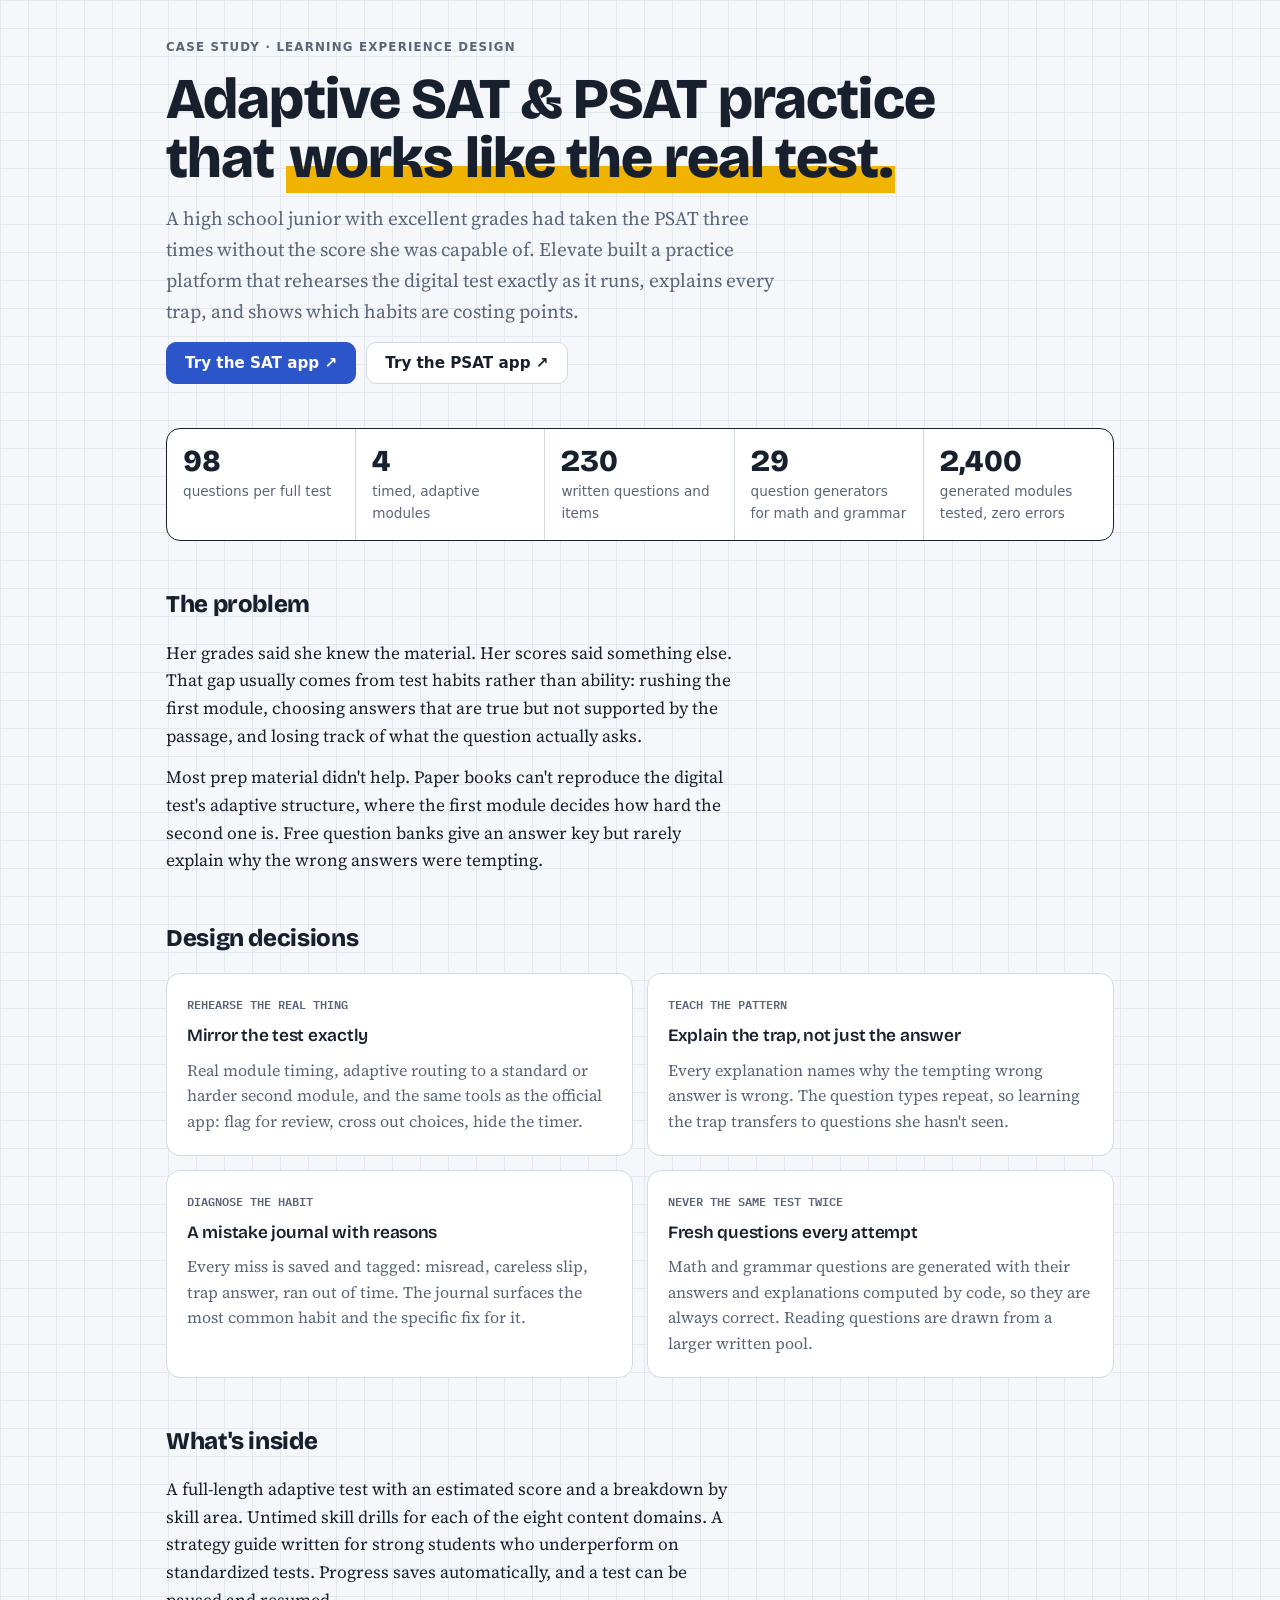
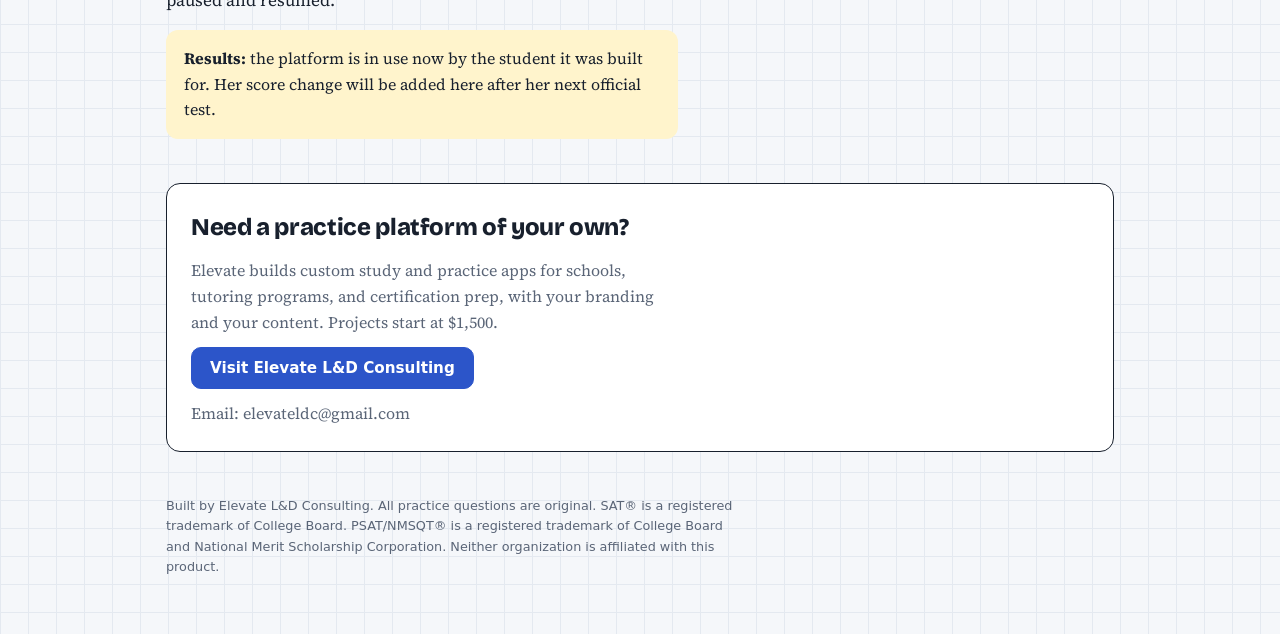
<file: test-prep-case-study.html>
<!doctype html>
<html lang="en">
<head>
<meta charset="utf-8">
<meta name="viewport" content="width=device-width, initial-scale=1, viewport-fit=cover">
<title>Adaptive SAT & PSAT Practice</title>
<meta name="description" content="Case study: an adaptive SAT and PSAT practice platform built by Elevate L&D Consulting.">
<link rel="preconnect" href="https://fonts.googleapis.com">
<link rel="preconnect" href="https://fonts.gstatic.com" crossorigin>
<link rel="stylesheet" href="https://fonts.googleapis.com/css2?family=Bricolage+Grotesque:opsz,wght@12..96,600;12..96,800&family=Source+Serif+4:opsz,wght@8..60,400;8..60,600&family=IBM+Plex+Mono:wght@500;600&display=swap">
<style>
/* Layout: one reading column on graph paper; a numbers strip and four decision cards carry the story */
:root{
  --paper:#F5F7FA; --grid:#E4E9F0; --card:#FFFFFF; --ink:#18202D; --muted:#5A6577; --line:#D3DAE4;
  --accent:#2C55C9; --on-accent:#FFFFFF; --pencil:#F0B400; --pencil-soft:#FFF4CC;
  --display:"Bricolage Grotesque","Avenir Next","Segoe UI",system-ui,sans-serif;
  --body:"Source Serif 4",Georgia,"Times New Roman",serif;
  --ui:system-ui,-apple-system,"Segoe UI",Roboto,sans-serif;
  --mono:"IBM Plex Mono",ui-monospace,Menlo,Consolas,monospace;
  color-scheme:light;
}
@media (prefers-color-scheme: dark){ :root:not([data-theme="light"]){
  --paper:#10151D; --grid:#18202B; --card:#171E29; --ink:#E7ECF3; --muted:#9BA7B8; --line:#2A3443;
  --accent:#86A6FF; --on-accent:#0D1320; --pencil:#F5C842; --pencil-soft:#3A3014; color-scheme:dark }}
:root[data-theme="dark"]{
  --paper:#10151D; --grid:#18202B; --card:#171E29; --ink:#E7ECF3; --muted:#9BA7B8; --line:#2A3443;
  --accent:#86A6FF; --on-accent:#0D1320; --pencil:#F5C842; --pencil-soft:#3A3014; color-scheme:dark }
*{box-sizing:border-box}
html{padding-top:env(safe-area-inset-top,0px);padding-bottom:env(safe-area-inset-bottom,0px)}
body{margin:0;background:var(--paper);color:var(--ink);font:16px/1.6 var(--ui);
  background-image:linear-gradient(var(--grid) 1px,transparent 1px),linear-gradient(90deg,var(--grid) 1px,transparent 1px);background-size:28px 28px}
.wrap{max-width:980px;margin:0 auto;padding-block:40px 56px;padding-left:max(16px,env(safe-area-inset-left,0px));padding-right:max(16px,env(safe-area-inset-right,0px));display:flex;flex-direction:column;gap:44px}
h1,h2,h3{font-family:var(--display);margin:0;text-wrap:balance;letter-spacing:-.015em}
h1{font-size:clamp(2.1rem,5.5vw,3.6rem);line-height:1.02;font-weight:800}
h1 mark{background:linear-gradient(transparent 62%,var(--pencil) 62%);color:inherit;padding:0 3px}
h2{font-size:1.5rem;font-weight:800}
h3{font-size:1.08rem;font-weight:600}
p{margin:0}
.eyebrow{font:600 .74rem var(--ui);text-transform:uppercase;letter-spacing:.1em;color:var(--muted)}
.lede{font-family:var(--body);font-size:1.2rem;color:var(--muted);max-width:62ch}
.prose{font-family:var(--body);font-size:1.08rem;max-width:64ch;display:flex;flex-direction:column;gap:14px}
.hero{display:flex;flex-direction:column;gap:16px}
.row{display:flex;gap:10px;flex-wrap:wrap}
.btn{font:600 .95rem var(--ui);border-radius:10px;padding:11px 18px;border:1.5px solid var(--line);background:var(--card);color:var(--ink);text-decoration:none;display:inline-flex}
.btn:hover{border-color:var(--accent)}
.btn.primary{background:var(--accent);border-color:var(--accent);color:var(--on-accent)}
a:focus-visible{outline:3px solid var(--pencil);outline-offset:2px}
section{display:flex;flex-direction:column;gap:16px}
.stats{display:grid;grid-template-columns:repeat(5,1fr);border:1.5px solid var(--ink);border-radius:14px;background:var(--card);overflow:hidden}
.stat{padding:16px;border-right:1px solid var(--line);display:flex;flex-direction:column;gap:2px;min-width:0}
.stat:last-child{border-right:0}
.stat b{font:800 1.9rem var(--display);font-variant-numeric:tabular-nums;line-height:1.1}
.stat span{font-size:.85rem;color:var(--muted)}
@media(max-width:760px){.stats{grid-template-columns:1fr 1fr}.stat{border-bottom:1px solid var(--line)}.stat:nth-child(2n){border-right:0}.stat:last-child{grid-column:1/-1;border-bottom:0}}
.cards{display:grid;grid-template-columns:1fr 1fr;gap:14px}
@media(max-width:700px){.cards{grid-template-columns:1fr}}
.card{background:var(--card);border:1px solid var(--line);border-radius:14px;padding:20px;display:flex;flex-direction:column;gap:8px;min-width:0}
.card p{font-family:var(--body);color:var(--muted)}
.tag{font:600 .72rem var(--mono);color:var(--muted)}
.note{background:var(--pencil-soft);border-radius:12px;padding:16px 18px;font-family:var(--body);max-width:64ch}
.cta{background:var(--card);border:1.5px solid var(--ink);border-radius:14px;padding:24px;display:flex;flex-direction:column;gap:12px}
.cta p{font-family:var(--body);color:var(--muted);max-width:60ch}
footer{color:var(--muted);font-size:.8rem;max-width:70ch}
</style>
</head>
<body>
<div class="wrap">

  <header class="hero">
    <p class="eyebrow">Case study · Learning experience design</p>
    <h1>Adaptive SAT &amp; PSAT practice that <mark>works like the real test.</mark></h1>
    <p class="lede">A high school junior with excellent grades had taken the PSAT three times without the score she was capable of. Elevate built a practice platform that rehearses the digital test exactly as it runs, explains every trap, and shows which habits are costing points.</p>
    <div class="row">
      <a class="btn primary" href="https://elevate-ld.github.io/SAT-prep/" target="_blank" rel="noopener">Try the SAT app ↗</a>
      <a class="btn" href="https://elevate-ld.github.io/psat-practice-room/" target="_blank" rel="noopener">Try the PSAT app ↗</a>
    </div>
  </header>

  <section aria-label="By the numbers">
    <div class="stats">
      <div class="stat"><b>98</b><span>questions per full test</span></div>
      <div class="stat"><b>4</b><span>timed, adaptive modules</span></div>
      <div class="stat"><b>230</b><span>written questions and items</span></div>
      <div class="stat"><b>29</b><span>question generators for math and grammar</span></div>
      <div class="stat"><b>2,400</b><span>generated modules tested, zero errors</span></div>
    </div>
  </section>

  <section>
    <h2>The problem</h2>
    <div class="prose">
      <p>Her grades said she knew the material. Her scores said something else. That gap usually comes from test habits rather than ability: rushing the first module, choosing answers that are true but not supported by the passage, and losing track of what the question actually asks.</p>
      <p>Most prep material didn't help. Paper books can't reproduce the digital test's adaptive structure, where the first module decides how hard the second one is. Free question banks give an answer key but rarely explain why the wrong answers were tempting.</p>
    </div>
  </section>

  <section>
    <h2>Design decisions</h2>
    <div class="cards">
      <div class="card"><span class="tag">REHEARSE THE REAL THING</span><h3>Mirror the test exactly</h3><p>Real module timing, adaptive routing to a standard or harder second module, and the same tools as the official app: flag for review, cross out choices, hide the timer.</p></div>
      <div class="card"><span class="tag">TEACH THE PATTERN</span><h3>Explain the trap, not just the answer</h3><p>Every explanation names why the tempting wrong answer is wrong. The question types repeat, so learning the trap transfers to questions she hasn't seen.</p></div>
      <div class="card"><span class="tag">DIAGNOSE THE HABIT</span><h3>A mistake journal with reasons</h3><p>Every miss is saved and tagged: misread, careless slip, trap answer, ran out of time. The journal surfaces the most common habit and the specific fix for it.</p></div>
      <div class="card"><span class="tag">NEVER THE SAME TEST TWICE</span><h3>Fresh questions every attempt</h3><p>Math and grammar questions are generated with their answers and explanations computed by code, so they are always correct. Reading questions are drawn from a larger written pool.</p></div>
    </div>
  </section>

  <section>
    <h2>What's inside</h2>
    <div class="prose">
      <p>A full-length adaptive test with an estimated score and a breakdown by skill area. Untimed skill drills for each of the eight content domains. A strategy guide written for strong students who underperform on standardized tests. Progress saves automatically, and a test can be paused and resumed.</p>
    </div>
    <p class="note"><b>Results:</b> the platform is in use now by the student it was built for. Her score change will be added here after her next official test.</p>
  </section>

  <section class="cta">
    <h2>Need a practice platform of your own?</h2>
    <p>Elevate builds custom study and practice apps for schools, tutoring programs, and certification prep, with your branding and your content. Projects start at $1,500.</p>
    <div class="row">
      <a class="btn primary" href="https://elevate-ld.github.io" target="_blank" rel="noopener">Visit Elevate L&amp;D Consulting</a>
    </div>
    <p>Email: elevateldc@gmail.com</p>
  </section>

  <footer>Built by Elevate L&amp;D Consulting. All practice questions are original. SAT® is a registered trademark of College Board. PSAT/NMSQT® is a registered trademark of College Board and National Merit Scholarship Corporation. Neither organization is affiliated with this product.</footer>
</div>
</body>
</html>
</file>
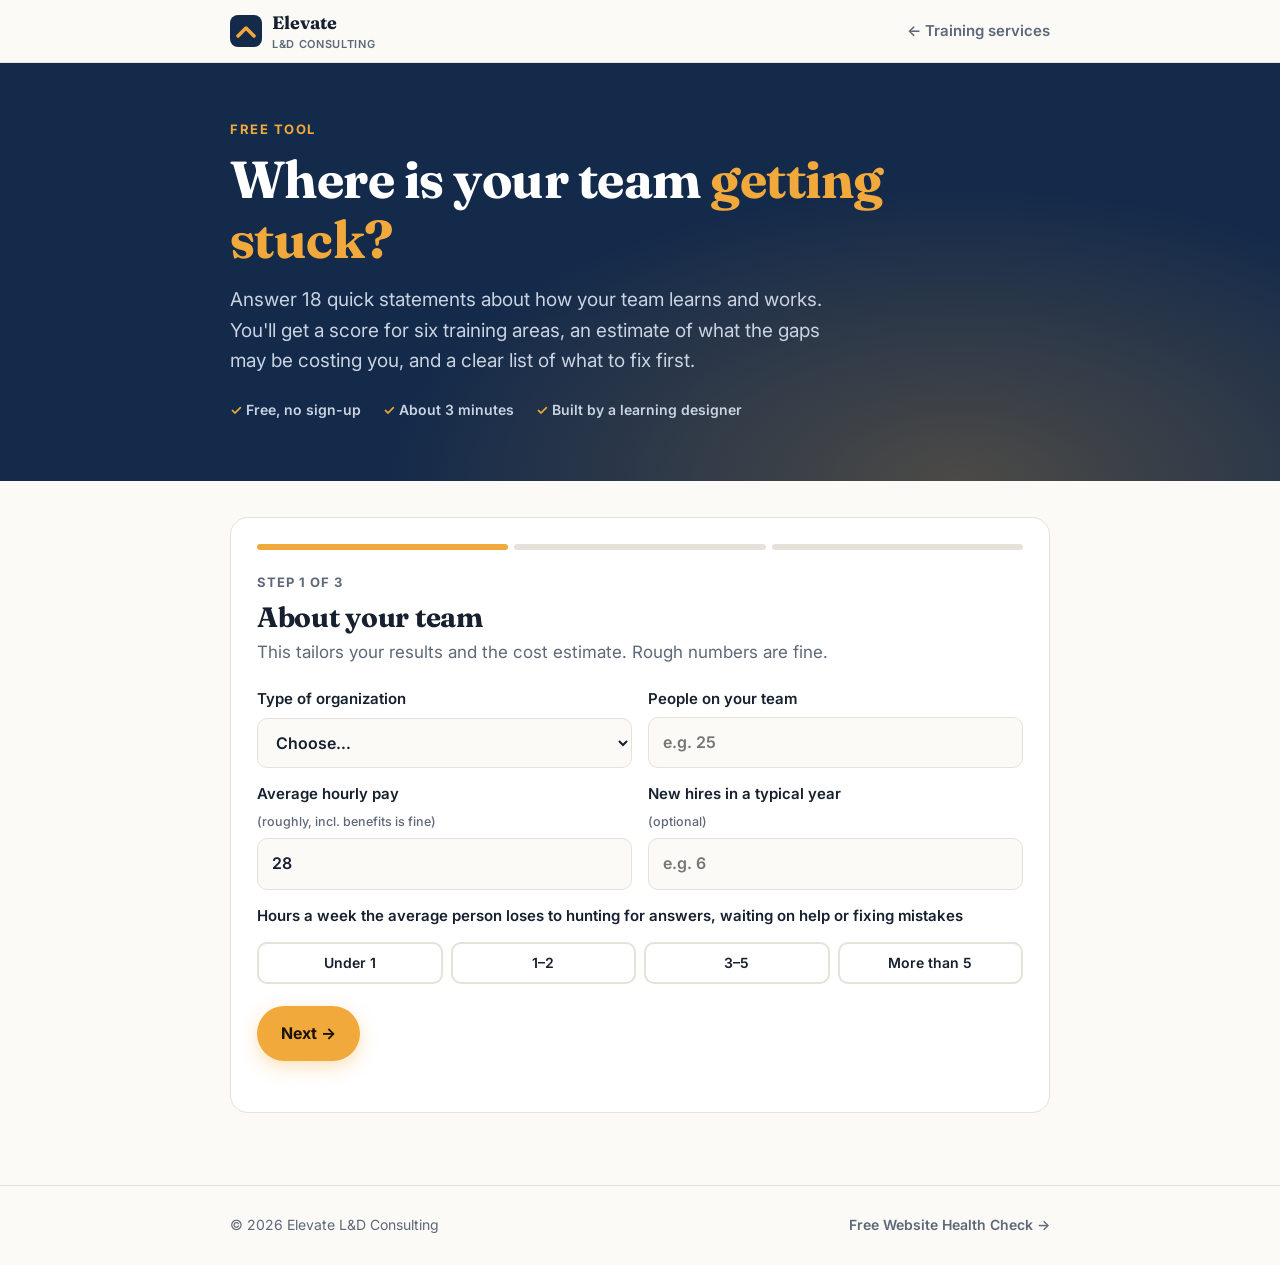
<file: training-check.html>
<!doctype html>
<html lang="en">
<head>
<meta charset="utf-8">
<meta name="viewport" content="width=device-width,initial-scale=1">
<title>Free Training Needs Assessment | Elevate L&amp;D Consulting</title>
<meta name="description" content="A free 3-minute training needs assessment for businesses and organizations. See where your team's training gaps are, what they may be costing you, and what to fix first.">
<meta property="og:title" content="Free Training Needs Assessment — Elevate L&D Consulting">
<meta property="og:description" content="Find your team's biggest training gaps in 3 minutes, and what they may be costing you.">
<link rel="icon" href="data:image/svg+xml,%3Csvg xmlns='http://www.w3.org/2000/svg' viewBox='0 0 32 32'%3E%3Crect width='32' height='32' rx='8' fill='%23142a4a'/%3E%3Cpath d='M8 21l8-8 8 8' fill='none' stroke='%23f2a93b' stroke-width='3.5' stroke-linecap='round' stroke-linejoin='round'/%3E%3C/svg%3E">
<link rel="preconnect" href="https://fonts.googleapis.com">
<link rel="preconnect" href="https://fonts.gstatic.com" crossorigin>
<link href="https://fonts.googleapis.com/css2?family=Fraunces:opsz,wght@9..144,600;9..144,700&family=Inter:wght@400;500;600;700;800&display=swap" rel="stylesheet">
<link rel="stylesheet" href="tools.css">
</head>
<body>
<header>
  <div class="wrap nav">
    <a class="brand" href="index.html" aria-label="Elevate L&D Consulting home">
      <svg viewBox="0 0 32 32" aria-hidden="true"><rect width="32" height="32" rx="8" fill="#142a4a"/><path d="M8 21l8-8 8 8" fill="none" stroke="#f2a93b" stroke-width="3.5" stroke-linecap="round" stroke-linejoin="round"/></svg>
      <span>Elevate<small>L&amp;D Consulting</small></span>
    </a>
    <a class="back" href="index.html#services">← Training services</a>
  </div>
</header>

<section class="hero">
  <div class="wrap">
    <span class="eyebrow">Free tool</span>
    <h1>Where is your team <em>getting stuck?</em></h1>
    <p>Answer 18 quick statements about how your team learns and works. You'll get a score for six training areas, an estimate of what the gaps may be costing you, and a clear list of what to fix first.</p>
    <div class="meta"><span>Free, no sign-up</span><span>About 3 minutes</span><span>Built by a learning designer</span></div>
  </div>
</section>

<main>
<div class="wrap">

  <!-- STEP 1 -->
  <div class="card" id="s1">
    <div class="stepper"><i class="on"></i><i></i><i></i></div>
    <span class="steplabel">Step 1 of 3</span>
    <h2>About your team</h2>
    <p class="sub">This tailors your results and the cost estimate. Rough numbers are fine.</p>
    <form id="f1" novalidate>
      <div class="two">
        <label class="f">Type of organization
          <select id="ind">
            <option value="">Choose…</option>
            <option>Healthcare or human services</option>
            <option>School or education</option>
            <option>Nonprofit</option>
            <option>Retail, restaurant or hospitality</option>
            <option>Office or professional services</option>
            <option>Trades, manufacturing or field services</option>
            <option>Other</option>
          </select>
        </label>
        <label class="f">People on your team
          <input id="staff" type="number" min="1" max="100000" inputmode="numeric" placeholder="e.g. 25">
        </label>
      </div>
      <div class="two">
        <label class="f">Average hourly pay <small>(roughly, incl. benefits is fine)</small>
          <input id="pay" type="number" min="1" max="1000" step="0.5" inputmode="decimal" value="28">
        </label>
        <label class="f">New hires in a typical year <small>(optional)</small>
          <input id="hires" type="number" min="0" max="100000" inputmode="numeric" placeholder="e.g. 6">
        </label>
      </div>
      <label class="f">Hours a week the average person loses to hunting for answers, waiting on help or fixing mistakes</label>
      <div class="opts" role="radiogroup" aria-label="Hours lost per week">
        <label><input type="radio" name="lost" value="0.5"><span>Under 1</span></label>
        <label><input type="radio" name="lost" value="1.5"><span>1–2</span></label>
        <label><input type="radio" name="lost" value="4"><span>3–5</span></label>
        <label><input type="radio" name="lost" value="6"><span>More than 5</span></label>
      </div>
      <div class="actions"><button class="btn primary" type="submit">Next →</button></div>
      <div class="err" id="e1" role="alert"></div>
    </form>
  </div>

  <!-- STEP 2 -->
  <div class="card hide" id="s2">
    <div class="stepper"><i class="on"></i><i class="on"></i><i></i></div>
    <span class="steplabel">Step 2 of 3</span>
    <h2>How much do you agree?</h2>
    <p class="sub">Answer for your organization as it is today, not how you'd like it to be.</p>
    <form id="f2"><div id="qs"></div>
      <div class="actions"><button class="btn primary" type="submit">See my results →</button><button class="btn ghost" type="button" id="back2">← Back</button></div>
      <div class="err" id="e2" role="alert"></div>
    </form>
  </div>

  <!-- RESULTS -->
  <div class="card hide" id="s3"></div>

</div>
</main>

<footer>
  <div class="wrap">
    <span>© <span id="yr"></span> Elevate L&amp;D Consulting</span>
    <span><a href="website-check.html">Free Website Health Check →</a></span>
  </div>
</footer>

<script>
/* ===== SETTINGS ===== EMAIL: where "Send my results" goes. */
const SETTINGS={EMAIL:"elevateldc@gmail.com"};

/* Six training areas. need = matching checkbox in the homepage contact form. */
const AREAS=[
  {k:"onboard",name:"Onboarding",svc:"Instructional Design & eLearning",need:"eLearning module",
   get:"A structured onboarding path with short interactive modules, checklists and knowledge checks, so every new hire gets the same start.",
   risk:"New hires learn differently depending on who trains them, and take longer to become productive.",
   q:["New hires follow the same structured onboarding, no matter who trains them.","New hires can work on their own within their first 30 days.","Our onboarding materials are written down and up to date."]},
  {k:"process",name:"Processes & know-how",svc:"Job Aids & Reference Tools",need:"Job aid or reference tool",ex:["excel-reference.html","Excel for Accounting"],
   get:"Searchable job aids and step-by-step guides your team can pull up in seconds, right when they need them.",
   risk:"Know-how lives in a few people's heads, so questions interrupt your best people and mistakes repeat.",
   q:["When someone isn't sure how to do a task, they can find the answer without asking a coworker.","Our key processes are documented in steps anyone could follow.","Mistakes caused by people doing a task differently are rare."]},
  {k:"systems",name:"Software & systems",svc:"Software Rollout Training & Job Aids",need:"Job aid or reference tool",ex:["excel-reference.html","Excel for Accounting"],
   get:"Role-based tutorials and quick-reference guides for your systems, ready before go-live, plus refreshers for the tools you already have.",
   risk:"People work around your systems, so you pay for software that's half-used and data you can't trust.",
   q:["When we roll out new software, people are trained before it goes live.","Staff use our systems the right way, without workarounds or side spreadsheets.","If our go-to person for a system were out for a week, work would continue normally."]},
  {k:"comply",name:"Compliance & certification",svc:"Compliance & Certification eLearning",need:"Certification or exam prep",ex:["secplus.html","Security+ Prep"],
   get:"Engaging compliance modules and certification prep with practice questions, instant feedback and completion tracking.",
   risk:"Missed or check-the-box training exposes you in audits, inspections and incidents.",
   q:["Required trainings (safety, HIPAA, harassment, etc.) are completed on time and tracked.","Our staff could pass an audit or inspection on our policies today.","Employees who need a certification or license get structured prep to pass it."]},
  {k:"people",name:"People & leadership",svc:"Workplace Training",need:"Workplace training session",
   get:"Facilitated or self-paced sessions on customer service, conflict and leadership, with practice scenarios and follow-up materials.",
   risk:"New supervisors learn by trial and error, and tough customer or team situations are handled inconsistently.",
   q:["New supervisors get training before or soon after they start managing people.","Staff handle difficult customers or conflicts confidently and consistently.","People rarely leave because they felt unsupported or unprepared."]},
  {k:"measure",name:"Training strategy & results",svc:"Curriculum & Program Design",need:"Not sure yet",
   get:"A training plan by role, with clear learning goals, assessments and a simple dashboard showing what's working.",
   risk:"Training happens, but nobody can say whether it changed anything, so it's the first thing cut.",
   q:["We have a plan for what training each role needs.","Training is engaging enough that people finish it and actually use it.","We can tell whether a training actually changed how people work."]}
];
const SCALE=[["0","Strongly disagree"],["1","Disagree"],["2","Agree"],["3","Strongly agree"]];

const $=id=>document.getElementById(id);
const esc=s=>String(s??"").replace(/[&<>"']/g,c=>({"&":"&amp;","<":"&lt;",">":"&gt;",'"':"&quot;","'":"&#39;"}[c]));
const tone=v=>v>=75?"good":v>=50?"warn":"bad";
const grade=v=>v>=75?"Strong":v>=50?"Gaps to close":"High need";
const money=n=>"$"+Math.round(n).toLocaleString("en-US");
$("yr").textContent=new Date().getFullYear();
const ctx={};

/* STEP 1 */
$("f1").addEventListener("submit",e=>{
  e.preventDefault();
  const staff=+$("staff").value,pay=+$("pay").value,lost=document.querySelector('input[name="lost"]:checked');
  if(!staff||staff<1){$("e1").textContent="Please enter how many people are on your team.";return}
  if(!pay||pay<=0){$("e1").textContent="Please enter an approximate hourly pay.";return}
  if(!lost){$("e1").textContent="Please choose how many hours a week are lost.";return}
  $("e1").textContent="";
  Object.assign(ctx,{ind:$("ind").value,staff,pay,hires:+$("hires").value||0,lost:+lost.value,lostLabel:lost.nextElementSibling.textContent});
  show("s2");
});

/* STEP 2 — questions grouped by area, numbered continuously */
let n=0;
$("qs").innerHTML=AREAS.map(a=>`<div style="margin-top:${n?18:0}px"><span class="steplabel" style="color:var(--amber)">${esc(a.name)}</span>${a.q.map((q,i)=>`<div class="q"><p>${++n}. ${esc(q)}</p><div class="opts" role="radiogroup" aria-label="${esc(q)}">
  ${SCALE.map(([v,l])=>`<label><input type="radio" name="${a.k}${i}" value="${v}"><span>${l}</span></label>`).join("")}</div></div>`).join("")}</div>`).join("");
$("back2").onclick=()=>show("s1");
$("f2").addEventListener("submit",e=>{
  e.preventDefault();
  const f=new FormData(e.target);let miss=0;
  AREAS.forEach(a=>a.q.forEach((_,i)=>{if(f.get(a.k+i)==null)miss++}));
  if(miss){$("e2").textContent=`Please answer all statements (${miss} left).`;return}
  $("e2").textContent="";
  AREAS.forEach(a=>{a.ans=a.q.map((_,i)=>+f.get(a.k+i));a.v=Math.round(a.ans.reduce((s,x)=>s+x,0)/(a.q.length*3)*100)});
  render();show("s3");
});

function show(id){["s1","s2","s3"].forEach(x=>$(x).classList.toggle("hide",x!==id));scrollTo({top:document.querySelector("main").offsetTop-10,behavior:"smooth"})}
function ring(v){
  const C=2*Math.PI*64;
  return `<div class="ring" role="img" aria-label="Training readiness ${v} out of 100"><svg viewBox="0 0 150 150"><circle cx="75" cy="75" r="64" fill="none" stroke="var(--soft)" stroke-width="14"/><circle cx="75" cy="75" r="64" fill="none" stroke="var(--${tone(v)})" stroke-width="14" stroke-linecap="round" stroke-dasharray="${C}" stroke-dashoffset="${C}" data-off="${C*(1-v/100)}" style="transition:stroke-dashoffset 1.2s ease"/></svg><div class="num"><div><b>${v}</b><small>out of 100</small></div></div></div>`;
}
function needLink(n){return `index.html?need=${encodeURIComponent(n)}#contact`}

function render(){
  const overall=Math.round(AREAS.reduce((s,a)=>s+a.v,0)/AREAS.length);
  const sorted=[...AREAS].sort((a,b)=>a.v-b.v);
  const gaps=sorted.filter(a=>a.v<75);
  const edu=/school|education/i.test(ctx.ind);

  /* cost estimate: lost hours × people × 48 working weeks × pay */
  const yearly=ctx.staff*ctx.lost*48*ctx.pay;
  const half=yearly/2;
  /* onboarding drag: weaker onboarding → more weeks at partial productivity (2–8 extra weeks at ~50%) */
  const onb=AREAS.find(a=>a.k==="onboard").v;
  const extraWeeks=Math.round(2+6*(1-onb/100));
  const hireCost=ctx.hires*extraWeeks*40*ctx.pay*0.5;

  let headline;
  if(overall>=75)headline="Your training foundation is strong. A few targeted improvements could make it even more effective.";
  else if(overall>=50)headline=`You have some good pieces in place, but ${gaps.length} area${gaps.length===1?" is":"s are"} likely slowing your team down.`;
  else headline=`Your team is likely working harder than it needs to. ${gaps.length} of 6 areas need attention.`;

  const recs=(gaps.length?gaps:sorted.slice(0,1)).slice(0,3);
  const weakQ=a=>a.q.filter((_,i)=>a.ans[i]<=1);

  $("s3").innerHTML=`
    <div class="stepper noprint"><i class="on"></i><i class="on"></i><i class="on"></i></div>
    <span class="steplabel">Your results${ctx.ind?" · "+esc(ctx.ind):""}</span>
    <div class="scorehead" style="margin-top:12px">
      ${ring(overall)}
      <div><span class="grade g-${tone(overall)}">${grade(overall)}</span>
        <h2 style="margin-top:10px">Training Readiness Score</h2>
        <p style="margin:6px 0 0;color:var(--mute)">${headline}</p></div>
    </div>
    <div class="bars">${AREAS.map(a=>`<div class="bar"><span>${esc(a.name)}</span><div class="track"><i style="width:0;background:var(--${tone(a.v)})" data-w="${a.v}%"></i></div><b>${a.v}</b></div>`).join("")}</div>

    <div class="sec"><h3>What the gaps may be costing you</h3>
      <p>A rough estimate from your numbers: ${ctx.staff} ${ctx.staff===1?"person":"people"} × ${esc(ctx.lostLabel.toLowerCase())} hours a week × ${money(ctx.pay)}/hour × 48 working weeks.</p>
      <div class="stat">
        <div><b>${money(yearly)}</b><span>Yearly cost of time lost to searching, waiting and rework</span></div>
        <div><b>${money(half)}</b><span>Back each year if better training and job aids cut that in half</span></div>
        ${ctx.hires?`<div><b>${money(hireCost)}</b><span>Yearly cost of slower onboarding (${ctx.hires} hires × ~${extraWeeks} extra weeks to full speed)</span></div>`:`<div><b>${Math.round(ctx.staff*ctx.lost*48).toLocaleString()} hrs</b><span>Hours a year your team spends stuck instead of working</span></div>`}
      </div>
      <p class="fine" style="margin-top:10px">Estimates only, meant to show scale, not a quote or guarantee.</p>
    </div>

    <div class="sec"><h3>Where to focus first</h3><p>Your lowest-scoring areas, and what we'd build to fix them.</p>
      <div class="recs">${recs.map((a,i)=>{
        const w=weakQ(a);
        const svc=edu&&a.k==="people"?"Professional Development & Workplace Training":a.svc;
        return `<div class="rec ${i===0?"top":""}">
          <div>${i===0?`<span class="badge">Top priority</span>`:""}<h4>${esc(a.name)} · ${a.v}/100</h4><p>${esc(a.risk)}</p></div>
          ${w.length?`<div class="why"><em>Your answers:</em> ${w.map(q=>"you disagreed that "+esc(q.charAt(0).toLowerCase()+q.slice(1).replace(/\.$/,""))).join("; ")}.</div>`:""}
          <div class="why"><em>What we'd build — ${esc(svc)}:</em> ${esc(a.get)}</div>
          <div class="acts noprint"><a class="btn ${i===0?"primary":"dark"}" href="${needLink(a.need)}">Talk about this</a>${a.ex?`<a class="btn ghost" href="${a.ex[0]}" target="_blank" rel="noopener">See an example: ${esc(a.ex[1])} ↗</a>`:""}</div>
        </div>`}).join("")}</div>
      ${sorted.filter(a=>a.v>=75).length?`<p style="margin-top:16px;color:var(--mute)"><b style="color:var(--ink)">Already strong:</b> ${sorted.filter(a=>a.v>=75).map(a=>esc(a.name)).join(", ")}. Keep doing what you're doing there.</p>`:""}
    </div>

    <div class="cta noprint">
      <h3>Get a free 30-minute training plan call</h3>
      <p>Send these results to Elevate. Within two business days we'll reply to set up a free call where we walk through your gaps, suggest quick wins you can do yourself, and give you a fixed-price proposal if you'd like help.</p>
      <form id="lead">
        <div class="two"><label class="f">Your name<input name="name" required autocomplete="name"></label>
        <label class="f">Email<input name="email" type="email" required autocomplete="email"></label></div>
        <div class="two"><label class="f">Organization<input name="org" autocomplete="organization"></label>
        <label class="f">Your role <small>(optional)</small><input name="role" autocomplete="organization-title"></label></div>
        <label class="f">What prompted you to take this? <small>(optional)</small><textarea name="note" rows="3"></textarea></label>
        <div class="actions" style="margin-top:6px"><button class="btn primary" type="submit">Send my results &amp; book a free call</button><button class="btn ghost" type="button" id="print" style="color:#fff;border-color:rgba(255,255,255,.4)">Save as PDF</button></div>
        <div class="msg" id="lmsg"></div>
      </form>
    </div>
    <p class="fine">This self-assessment reflects your answers and is a starting point, not a full training needs analysis. <a href="training-check.html" class="noprint">Start over</a> · <a href="website-check.html" class="noprint">Free website health check</a></p>`;

  requestAnimationFrame(()=>setTimeout(()=>{
    document.querySelectorAll("#s3 [data-off]").forEach(c=>c.style.strokeDashoffset=c.dataset.off);
    document.querySelectorAll("#s3 [data-w]").forEach(b=>b.style.width=b.dataset.w);
  },60));
  $("print").onclick=()=>window.print();
  $("lead").addEventListener("submit",e=>{
    e.preventDefault();const f=new FormData(e.target);
    const body=[
      "Training Needs Assessment results",`Organization type: ${ctx.ind||"-"}`,`Team size: ${ctx.staff}`,`New hires/year: ${ctx.hires||"-"}`,`Hours lost per person/week: ${ctx.lostLabel}`,"",
      `Training Readiness: ${overall}/100 (${grade(overall)})`,...AREAS.map(a=>`  ${a.name}: ${a.v}`),"",
      `Estimated yearly cost of lost time: ${money(yearly)}`,ctx.hires?`Estimated yearly onboarding drag: ${money(hireCost)}`:"","",
      `Top priorities: ${recs.map(a=>a.name).join(", ")}`,"",
      `Name: ${f.get("name")}`,`Email: ${f.get("email")}`,`Organization: ${f.get("org")||"-"}`,`Role: ${f.get("role")||"-"}`,"",f.get("note")||""
    ].join("\n");
    location.href=`mailto:${SETTINGS.EMAIL}?subject=${encodeURIComponent("Training Needs Assessment: "+(f.get("org")||f.get("name"))+" ("+overall+"/100)")}&body=${encodeURIComponent(body)}`;
    $("lmsg").textContent="Your email app should open with your results ready to send. Just hit Send.";
  });
}
</script>
</body>
</html>
</file>
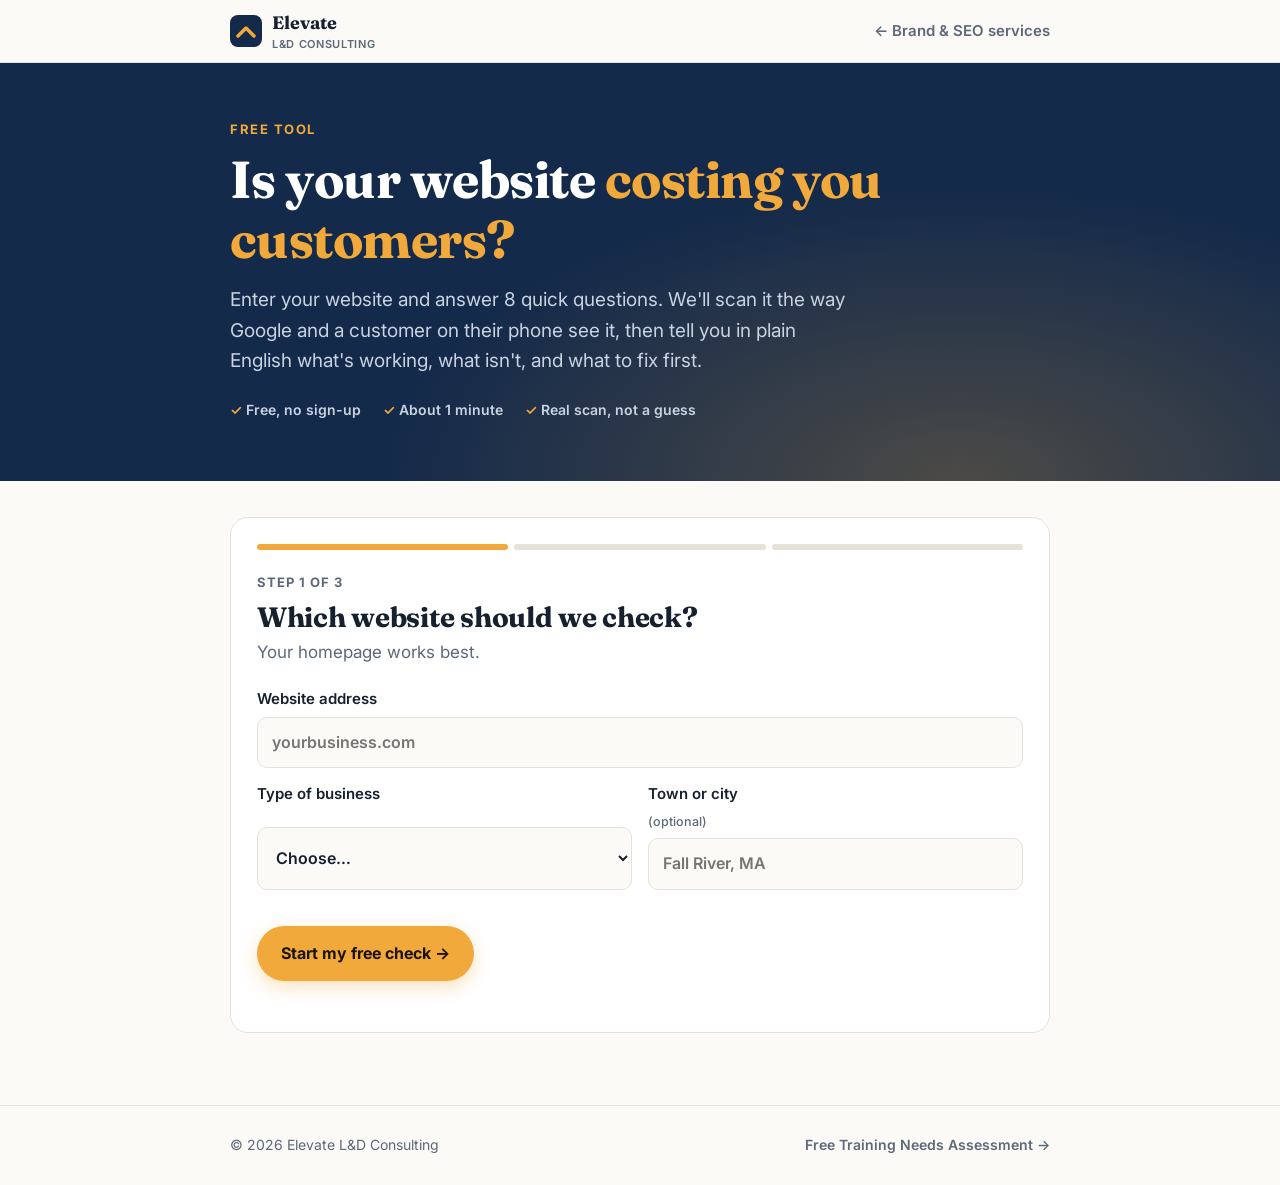
<file: website-check.html>
<!doctype html>
<html lang="en">
<head>
<meta charset="utf-8">
<meta name="viewport" content="width=device-width,initial-scale=1">
<title>Free Website Health Check | Elevate L&amp;D Consulting</title>
<meta name="description" content="Free website health check for small businesses. Scan your site for speed, Google visibility, mobile and accessibility problems and get a plain-English report in about a minute.">
<meta property="og:title" content="Free Website Health Check — Elevate L&D Consulting">
<meta property="og:description" content="See how your website looks to Google and to customers on their phones. Free, about a minute, plain English.">
<link rel="icon" href="data:image/svg+xml,%3Csvg xmlns='http://www.w3.org/2000/svg' viewBox='0 0 32 32'%3E%3Crect width='32' height='32' rx='8' fill='%23142a4a'/%3E%3Cpath d='M8 21l8-8 8 8' fill='none' stroke='%23f2a93b' stroke-width='3.5' stroke-linecap='round' stroke-linejoin='round'/%3E%3C/svg%3E">
<link rel="preconnect" href="https://fonts.googleapis.com">
<link rel="preconnect" href="https://fonts.gstatic.com" crossorigin>
<link href="https://fonts.googleapis.com/css2?family=Fraunces:opsz,wght@9..144,600;9..144,700&family=Inter:wght@400;500;600;700;800&display=swap" rel="stylesheet">
<link rel="stylesheet" href="tools.css">
</head>
<body>
<header>
  <div class="wrap nav">
    <a class="brand" href="index.html" aria-label="Elevate L&D Consulting home">
      <svg viewBox="0 0 32 32" aria-hidden="true"><rect width="32" height="32" rx="8" fill="#142a4a"/><path d="M8 21l8-8 8 8" fill="none" stroke="#f2a93b" stroke-width="3.5" stroke-linecap="round" stroke-linejoin="round"/></svg>
      <span>Elevate<small>L&amp;D Consulting</small></span>
    </a>
    <a class="back" href="index.html#digital">← Brand &amp; SEO services</a>
  </div>
</header>

<section class="hero">
  <div class="wrap">
    <span class="eyebrow">Free tool</span>
    <h1>Is your website <em>costing you customers?</em></h1>
    <p>Enter your website and answer 8 quick questions. We'll scan it the way Google and a customer on their phone see it, then tell you in plain English what's working, what isn't, and what to fix first.</p>
    <div class="meta"><span>Free, no sign-up</span><span>About 1 minute</span><span>Real scan, not a guess</span></div>
  </div>
</section>

<main>
<div class="wrap">

  <!-- STEP 1 -->
  <div class="card" id="s1">
    <div class="stepper"><i class="on"></i><i></i><i></i></div>
    <span class="steplabel">Step 1 of 3</span>
    <h2>Which website should we check?</h2>
    <p class="sub">Your homepage works best.</p>
    <form id="f1" novalidate>
      <label class="f">Website address
        <input id="url" name="url" inputmode="url" autocomplete="url" placeholder="yourbusiness.com" required>
      </label>
      <div class="two">
        <label class="f">Type of business
          <select id="btype">
            <option value="">Choose…</option>
            <option>Restaurant, café or bakery</option>
            <option>Retail shop or boutique</option>
            <option>Health, wellness or beauty</option>
            <option>Home services or trades</option>
            <option>Professional services</option>
            <option>Nonprofit, school or agency</option>
            <option>Other</option>
          </select>
        </label>
        <label class="f">Town or city <small>(optional)</small>
          <input id="city" autocomplete="address-level2" placeholder="Fall River, MA">
        </label>
      </div>
      <div class="actions"><button class="btn primary" type="submit">Start my free check →</button></div>
      <div class="err" id="e1" role="alert"></div>
    </form>
  </div>

  <!-- STEP 2 -->
  <div class="card hide" id="s2">
    <div class="stepper"><i class="on"></i><i class="on"></i><i></i></div>
    <span class="steplabel">Step 2 of 3 · Your scan is running</span>
    <h2>While we scan, a few quick questions</h2>
    <p class="sub">These cover what a scan can't see. Be honest — nobody else sees your answers unless you send them.</p>
    <form id="f2"><div id="qs"></div>
      <div class="actions"><button class="btn primary" type="submit" id="go2">See my results →</button><button class="btn ghost" type="button" id="back2">← Back</button></div>
      <div class="err" id="e2" role="alert"></div>
    </form>
  </div>

  <!-- LOADING -->
  <div class="card hide" id="sl">
    <div class="loading">
      <div class="spin" aria-hidden="true"></div>
      <h2>Finishing your scan…</h2>
      <p class="sub" style="margin:6px 0 0">Testing your site on a simulated phone. This can take up to a minute.</p>
      <ul id="ticks"><li>Loading your homepage</li><li>Measuring speed on mobile</li><li>Checking what Google can read</li><li>Checking accessibility</li><li>Checking security basics</li></ul>
    </div>
  </div>

  <!-- RESULTS -->
  <div class="card hide" id="s3"></div>

</div>
</main>

<footer>
  <div class="wrap">
    <span>© <span id="yr"></span> Elevate L&amp;D Consulting</span>
    <span><a href="training-check.html">Free Training Needs Assessment →</a></span>
  </div>
</footer>

<script>
/* ===== SETTINGS =====
   EMAIL: where "Send my results" goes.
   PSI_KEY: optional free Google PageSpeed Insights API key. The scan works without one,
   but Google limits keyless use. Get a key: https://developers.google.com/speed/docs/insights/v5/get-started */
const SETTINGS={EMAIL:"elevateldc@gmail.com",PSI_KEY:""};

/* Packages — keep in sync with index.html#digital */
const PKG={
  brand:{name:"Brand Kit",price:"$600",unit:"starting at",need:"Branding or logo",desc:"Logo, colors and fonts so you look consistent everywhere customers see you."},
  seo:{name:"Local SEO Setup",price:"$500",unit:"one-time",need:"Local SEO",desc:"Google Business Profile, local keywords and on-page fixes so nearby customers find you."},
  care:{name:"Care & Grow Plan",price:"$250/mo",unit:"starting at",need:"Local SEO",desc:"Monthly fixes and updates to your existing site, ongoing local SEO and a simple report on traffic, rankings and calls."}
};

/* Self-check questions: k=id, svc=package it points to, label=short finding name */
const QS=[
  {k:"gbp",q:"Have you claimed and filled out your Google Business Profile (the box that shows on Google Maps)?",svc:"seo",label:"Google Business Profile not claimed or incomplete",why:"It's often the first thing local customers see — before your website."},
  {k:"found",q:"Do new customers find you through Google search most months?",svc:"seo",label:"Not getting customers from Google",why:"If people searching for what you do can't find you, they find a competitor."},
  {k:"reviews",q:"Have you gotten new Google reviews in the last 3 months?",svc:"seo",label:"Few recent reviews",why:"Recent reviews are one of the strongest local ranking and trust signals."},
  {k:"brand",q:"Do you have a professional logo and the same colors and look across your site, signage and social media?",svc:"brand",label:"Inconsistent or missing branding",why:"A consistent look makes a small business seem established and trustworthy."},
  {k:"convert",q:"Can a visitor call, book, order or request a quote from your homepage in one tap?",svc:"care",label:"No one-tap way to call, book or order",why:"Every extra step loses customers, especially on phones."},
  {k:"fresh",q:"Has your website been updated in the last 6 months (hours, prices, photos, services)?",svc:"care",label:"Website content is out of date",why:"Wrong hours or old prices send customers elsewhere and hurt trust."},
  {k:"track",q:"Do you know roughly how many people visit your website each month?",svc:"care",label:"No visitor tracking",why:"Without numbers you can't tell what's working or what you're missing."},
  {k:"proud",q:"Would you be proud to send a new customer to your website today?",svc:"brand",label:"You're not proud of your website",why:"If you hesitate to share it, customers probably hesitate to trust it."}
];

/* Plain-English explanations for scan findings. svc = package that fixes it. */
const AUD={
  "is-crawlable":{t:"Google is blocked from listing this page",d:"A setting on your site tells search engines not to show it. You may be invisible on Google.",svc:"seo"},
  "http-status-code":{t:"Your page returns an error to Google",d:"Search engines may not list a page that reports an error.",svc:"seo"},
  "document-title":{t:"Missing page title",d:"The title is the blue headline Google shows in search results. Without one, Google guesses.",svc:"seo"},
  "meta-description":{t:"Missing search description",d:"The short summary under your link in Google. Without it, Google pulls random text from your page.",svc:"seo"},
  "link-text":{t:"Vague link text (\"click here\")",d:"Descriptive links help Google and customers understand where a link goes.",svc:"seo"},
  "crawlable-anchors":{t:"Some links Google can't follow",d:"Google may miss pages it can't reach through normal links.",svc:"seo"},
  "robots-txt":{t:"Problem with your robots.txt file",d:"This file guides search engines. Errors in it can hide your site.",svc:"seo"},
  "canonical":{t:"Conflicting page address signals",d:"Google may split your ranking across duplicate versions of your page.",svc:"seo"},
  "hreflang":{t:"Language settings are invalid",d:"Search engines may show the wrong version of your page.",svc:"seo"},
  "image-alt":{t:"Images missing descriptions",d:"Image descriptions help Google understand your photos and let people using screen readers know what's there.",svc:"seo"},
  "viewport":{t:"Not set up for phones",d:"Your page may appear tiny or zoomed out on mobile. Google ranks mobile-friendly sites higher.",svc:"care"},
  "largest-contentful-paint":{t:"Main content loads slowly on phones",d:"Customers see a mostly blank page while it loads. Many leave before it finishes.",svc:"care"},
  "first-contentful-paint":{t:"Slow to show anything on phones",d:"The first few seconds decide whether a visitor stays.",svc:"care"},
  "speed-index":{t:"Page fills in slowly",d:"The page takes a while to look complete on a typical phone connection.",svc:"care"},
  "total-blocking-time":{t:"Page freezes while loading",d:"Taps and scrolls don't respond right away, which feels broken to visitors.",svc:"care"},
  "cumulative-layout-shift":{t:"Page jumps around while loading",d:"Buttons move as things load, so people tap the wrong thing.",svc:"care"},
  "is-on-https":{t:"Not fully secure (HTTPS)",d:"Browsers may warn visitors that your site is \"Not secure\".",svc:"care"},
  "errors-in-console":{t:"Behind-the-scenes errors",d:"Something on the page is broken in the code, which can break features for some visitors.",svc:"care"},
  "color-contrast":{t:"Hard-to-read text",d:"Some text doesn't stand out enough from the background, especially outdoors on a phone.",svc:"care"},
  "button-name":{t:"Buttons without labels",d:"Screen readers can't tell people what these buttons do.",svc:"care"},
  "link-name":{t:"Links without labels",d:"Some links have no readable text, so screen readers and Google can't describe them.",svc:"care"},
  "html-has-lang":{t:"Page language not set",d:"Helps browsers and screen readers read your page correctly.",svc:"care"},
  "heading-order":{t:"Headings out of order",d:"A clear heading structure helps both readers and Google scan your page.",svc:"seo"},
  "target-size":{t:"Buttons too small to tap",d:"Small or crowded tap targets frustrate phone users.",svc:"care"}
};
const CATS=[
  {id:"seo",name:"Google visibility",w:.35,svc:"seo"},
  {id:"performance",name:"Mobile speed",w:.35,svc:"care"},
  {id:"accessibility",name:"Ease of use",w:.15,svc:"care"},
  {id:"best-practices",name:"Security & health",w:.15,svc:"care"}
];

const $=id=>document.getElementById(id);
const esc=s=>String(s??"").replace(/[&<>"']/g,c=>({"&":"&amp;","<":"&lt;",">":"&gt;",'"':"&quot;","'":"&#39;"}[c]));
const clean=s=>String(s??"").replace(/\[([^\]]+)\]\([^)]+\)/g,"$1").replace(/`/g,"");
const tone=v=>v>=80?"good":v>=50?"warn":"bad";
const gradeTxt=v=>v>=80?"Healthy":v>=50?"Needs work":"At risk";
$("yr").textContent=new Date().getFullYear();

let state={url:"",btype:"",city:"",scan:null,scanErr:"",scanDone:false,answers:{}};
let scanPromise=null;

/* prefill from ?url= so you can send prospects a ready-made link */
const P=new URLSearchParams(location.search);
if(P.get("url"))$("url").value=P.get("url");

function normUrl(v){
  v=v.trim();if(!v)return null;
  if(!/^https?:\/\//i.test(v))v="https://"+v;
  try{const u=new URL(v);if(!u.hostname.includes(".")||/\s/.test(u.hostname))return null;return u.href}catch{return null}
}

function startScan(url){
  state.scan=null;state.scanErr="";state.scanDone=false;
  const p=new URLSearchParams({url,strategy:"mobile"});
  CATS.forEach(c=>p.append("category",c.id.toUpperCase().replace("-","_")));
  if(SETTINGS.PSI_KEY)p.set("key",SETTINGS.PSI_KEY);
  const ctl=new AbortController();const to=setTimeout(()=>ctl.abort(),100000);
  scanPromise=fetch("https://www.googleapis.com/pagespeedonline/v5/runPagespeed?"+p,{signal:ctl.signal})
    .then(async r=>{
      const j=await r.json().catch(()=>({}));
      if(!r.ok){
        const m=(j.error&&j.error.message)||"";
        if(r.status===429)throw new Error("Our free scanner is busy right now. Your answers are still scored below — try the scan again in a few minutes.");
        if(/FAILED_DOCUMENT_REQUEST|ERRORED_DOCUMENT_REQUEST|DNS|NO_FCP|unable to resolve/i.test(m))throw new Error("We couldn't load that website. Double-check the address, or the site may be down or blocking scanners.");
        throw new Error("The scan couldn't finish for this site. Your answers are still scored below.");
      }
      if(!j.lighthouseResult)throw new Error("The scan didn't return results for this site.");
      state.scan=j.lighthouseResult;
    })
    .catch(e=>{state.scanErr=e.name==="AbortError"?"The scan took too long. Your site may be very slow, or the scanner is busy. Your answers are still scored below.":(e.message||"The scan couldn't finish.")})
    .finally(()=>{clearTimeout(to);state.scanDone=true});
}

/* STEP 1 */
$("f1").addEventListener("submit",e=>{
  e.preventDefault();
  const u=normUrl($("url").value);
  if(!u){$("e1").textContent="Please enter a valid website address, like yourbusiness.com.";return}
  $("e1").textContent="";
  state.url=u;state.btype=$("btype").value;state.city=$("city").value.trim();
  startScan(u);
  show("s2");
});

/* STEP 2 */
$("qs").innerHTML=QS.map((x,i)=>`<div class="q"><p>${i+1}. ${esc(x.q)}</p><div class="opts three" role="radiogroup" aria-label="${esc(x.q)}">
  ${[["yes","Yes"],["unsure","Not sure"],["no","No"]].map(([v,l])=>`<label><input type="radio" name="${x.k}" value="${v}"><span>${l}</span></label>`).join("")}
</div></div>`).join("");
$("back2").onclick=()=>show("s1");
$("f2").addEventListener("submit",async e=>{
  e.preventDefault();
  const f=new FormData(e.target),miss=QS.filter(x=>!f.get(x.k));
  if(miss.length){$("e2").textContent=`Please answer all questions (${miss.length} left).`;return}
  $("e2").textContent="";
  QS.forEach(x=>state.answers[x.k]=f.get(x.k));
  if(!state.scanDone){
    show("sl");
    const lis=[...document.querySelectorAll("#ticks li")];let i=0;
    const t=setInterval(()=>{if(i<lis.length-1)lis[i++].classList.add("done")},6000);
    await scanPromise;clearInterval(t);lis.forEach(l=>l.classList.add("done"));
  }
  render();show("s3");
});

function show(id){["s1","s2","sl","s3"].forEach(x=>$(x).classList.toggle("hide",x!==id));scrollTo({top:document.querySelector("main").offsetTop-10,behavior:"smooth"})}

/* RESULTS */
function analyze(){
  const L=state.scan,issues=[],cats=[],pts={brand:0,seo:0,care:0},trig={brand:[],seo:[],care:[]};
  let tech=null,lcp=null;
  if(L){
    let ws=0,wt=0;
    CATS.forEach(c=>{
      const cat=L.categories&&L.categories[c.id];if(!cat||cat.score==null)return;
      const v=Math.round(cat.score*100);cats.push({...c,v});ws+=v*c.w;wt+=c.w;
      (cat.auditRefs||[]).forEach(r=>{
        const a=L.audits[r.id];if(!a||a.score==null)return;
        if(["notApplicable","manual","informative"].includes(a.scoreDisplayMode))return;
        if(c.id==="performance"&&!(r.id in AUD))return;   // only the core speed metrics
        if(a.score>=.9)return;
        if(issues.some(x=>x.id===r.id))return;
        const m=AUD[r.id],sev=a.score<.5?"bad":"warn";
        issues.push({id:r.id,sev,t:m?m.t:clean(a.title),d:m?m.d:"",val:a.displayValue?clean(a.displayValue):"",svc:m?m.svc:c.svc,known:!!m,weight:r.weight||0});
      });
    });
    tech=wt?Math.round(ws/wt):null;
    const l=L.audits["largest-contentful-paint"];if(l&&l.numericValue)lcp=l.numericValue/1000;
  }
  issues.sort((a,b)=>(a.sev===b.sev?0:a.sev==="bad"?-1:1)||(b.known-a.known)||(b.weight-a.weight));
  issues.forEach(x=>{pts[x.svc]+=x.sev==="bad"?3:1.5;if(trig[x.svc].length<3)trig[x.svc].push(x.t)});
  /* answers */
  let s=0;const gaps=[];
  QS.forEach(x=>{const a=state.answers[x.k];s+=a==="yes"?1:a==="unsure"?.4:0;
    if(a!=="yes"){gaps.push({...x,sev:a==="no"?"bad":"warn"});pts[x.svc]+=a==="no"?3:1.5;if(trig[x.svc].length<3)trig[x.svc].push(x.label)}});
  const self=Math.round(s/QS.length*100);
  const overall=tech==null?self:Math.round(tech*.65+self*.35);
  let recs=Object.keys(pts).filter(k=>pts[k]>0).sort((a,b)=>pts[b]-pts[a]).slice(0,3).map(k=>({k,...PKG[k],why:trig[k]}));
  if(!recs.length)recs=[{k:"care",...PKG.care,why:["Keep what's working in shape and keep climbing in search"]}];
  return {issues,cats,tech,lcp,self,gaps,overall,recs};
}

function ring(v){
  const C=2*Math.PI*64,col=`var(--${tone(v)==="good"?"good":tone(v)==="warn"?"warn":"bad"})`;
  return `<div class="ring" role="img" aria-label="Overall score ${v} out of 100"><svg viewBox="0 0 150 150"><circle cx="75" cy="75" r="64" fill="none" stroke="var(--soft)" stroke-width="14"/><circle cx="75" cy="75" r="64" fill="none" stroke="${col}" stroke-width="14" stroke-linecap="round" stroke-dasharray="${C}" stroke-dashoffset="${C}" data-off="${C*(1-v/100)}" style="transition:stroke-dashoffset 1.2s ease"/></svg><div class="num"><div><b>${v}</b><small>out of 100</small></div></div></div>`;
}
function barRow(name,v){const c=tone(v);return `<div class="bar"><span>${esc(name)}</span><div class="track"><i style="width:0;background:var(--${c})" data-w="${v}%"></i></div><b>${v}</b></div>`}
function needLink(n){return `index.html?need=${encodeURIComponent(n)}#contact`}

let LAST=null;
function render(){
  const R=analyze();LAST=R;
  const host=new URL(state.url).hostname.replace(/^www\./,"");
  const where=state.city?` in ${esc(state.city)}`:"";
  const bad=R.issues.filter(x=>x.sev==="bad").length+R.gaps.filter(x=>x.sev==="bad").length;
  const total=R.issues.length+R.gaps.length;
  let headline;
  if(R.overall>=80)headline=`<b>${esc(host)}</b> is in good shape. A few tune-ups could help you win even more customers${where}.`;
  else if(R.overall>=50)headline=`<b>${esc(host)}</b> has a solid start, but ${total} issue${total===1?"":"s"} may be sending customers${where} to competitors.`;
  else headline=`<b>${esc(host)}</b> has ${bad} serious problem${bad===1?"":"s"} that are likely costing you customers${where} right now.`;

  const lcpLine=R.lcp?`<div class="stat"><div><b>${R.lcp.toFixed(1)}s</b><span>Main content load time on a phone (goal: under 2.5s)</span></div><div><b>${R.cats.find(c=>c.id==="seo")?.v??"–"}</b><span>Google visibility score (goal: 90+)</span></div><div><b>${total}</b><span>Things to fix, ${bad} urgent</span></div></div>`:"";

  const issueHtml=list=>list.map(x=>`<div class="issue"><span class="dot ${x.sev}"></span><div><b>${esc(x.t)}${x.val?` <span style="font-weight:600">· ${esc(x.val)}</span>`:""}</b>${x.d?`<span>${esc(x.d)}</span><br>`:""}<span class="tag">Fixed by: ${esc(PKG[x.svc].name)}</span></div></div>`).join("");
  const gapHtml=R.gaps.map(x=>`<div class="issue"><span class="dot ${x.sev}"></span><div><b>${esc(x.label)}</b><span>${esc(x.why)}</span><br><span class="tag">Fixed by: ${esc(PKG[x.svc].name)}</span></div></div>`).join("");
  const top=R.issues.slice(0,6),rest=R.issues.slice(6);

  $("s3").innerHTML=`
    <div class="stepper noprint"><i class="on"></i><i class="on"></i><i class="on"></i></div>
    <span class="steplabel">Your results · ${esc(host)}</span>
    <div class="scorehead" style="margin-top:12px">
      ${ring(R.overall)}
      <div><span class="grade g-${tone(R.overall)}">${gradeTxt(R.overall)}</span>
        <h2 style="margin-top:10px">Website Health Score</h2>
        <p style="margin:6px 0 0;color:var(--mute)">${headline}</p></div>
    </div>
    <div class="bars">
      ${R.cats.map(c=>barRow(c.name,c.v)).join("")}
      ${barRow("Online presence",R.self)}
    </div>
    ${lcpLine?`<div class="sec">${lcpLine}</div>`:""}

    ${R.issues.length?`<div class="sec"><h3>What we found on your site</h3><p>From a live scan of your homepage on a simulated phone, the way most customers see it.</p>${issueHtml(top)}${rest.length?`<details class="more"><summary>Show ${rest.length} more</summary>${issueHtml(rest)}</details>`:""}</div>`:(state.scan?`<div class="sec"><h3>What we found on your site</h3><div class="issue"><span class="dot good"></span><div><b>No major technical problems</b><span>Your site passed the core speed, Google and accessibility checks. Nice work.</span></div></div></div>`:"")}

    ${R.gaps.length?`<div class="sec"><h3>What a scan can't see</h3><p>Based on your answers.</p>${gapHtml}</div>`:""}

    <div class="sec"><h3>Recommended next steps</h3><p>In order of impact for your business.</p>
      <div class="recs">${R.recs.map((r,i)=>`<div class="rec ${i===0?"top":""}">
        <div>${i===0?`<span class="badge">Biggest impact</span>`:""}<h4>${esc(r.name)}</h4><p>${esc(r.desc)}</p></div>
        <div class="price"><small>${esc(r.unit)}</small>${esc(r.price)}</div>
        <div class="why"><em>Fixes:</em> ${r.why.map(esc).join(" · ")}</div>
        <div class="acts noprint"><a class="btn ${i===0?"primary":"dark"}" href="${needLink(r.need)}">Get started</a></div>
      </div>`).join("")}</div>
    </div>

    <div class="cta noprint" id="cta">
      <h3>Want a free walkthrough of your results?</h3>
      <p>Send this report to Elevate and we'll reply within two business days with a free 30-minute call: what to fix first, what you can do yourself, and a fixed-price quote if you want help.</p>
      <form id="lead">
        <div class="two"><label class="f">Your name<input name="name" required autocomplete="name"></label>
        <label class="f">Email<input name="email" type="email" required autocomplete="email"></label></div>
        <div class="two"><label class="f">Business name<input name="biz" autocomplete="organization"></label>
        <label class="f">Phone <small>(optional)</small><input name="phone" type="tel" autocomplete="tel"></label></div>
        <label class="f">Anything else we should know? <small>(optional)</small><textarea name="note" rows="3"></textarea></label>
        <div class="actions" style="margin-top:6px"><button class="btn primary" type="submit">Send my results &amp; book a free call</button><button class="btn ghost" type="button" id="print" style="color:#fff;border-color:rgba(255,255,255,.4)">Save as PDF</button></div>
        <div class="msg" id="lmsg"></div>
      </form>
    </div>
    <p class="fine">${state.scan?`Scan powered by Google PageSpeed Insights (mobile test) at ${new Date().toLocaleString()}. Scores can vary a few points between runs. `:""}This is an automated check, not a full audit. <a href="website-check.html" class="noprint">Check another site</a> · <a href="training-check.html" class="noprint">Free training needs assessment</a></p>`;

  requestAnimationFrame(()=>setTimeout(()=>{
    document.querySelectorAll("#s3 [data-off]").forEach(c=>c.style.strokeDashoffset=c.dataset.off);
    document.querySelectorAll("#s3 [data-w]").forEach(b=>b.style.width=b.dataset.w);
  },60));
  $("print").onclick=()=>window.print();
  $("lead").addEventListener("submit",e=>{
    e.preventDefault();const f=new FormData(e.target);
    const lines=[
      `Website Health Check results`,`Site: ${state.url}`,`Business type: ${state.btype||"-"}`,`Location: ${state.city||"-"}`,``,
      `Overall score: ${R.overall}/100 (${gradeTxt(R.overall)})`,
      ...R.cats.map(c=>`  ${c.name}: ${c.v}`),`  Online presence (answers): ${R.self}`,
      R.lcp?`  Mobile load time: ${R.lcp.toFixed(1)}s`:"",state.scanErr?`  NOTE (only you see this): the live scan did not run (${state.scanErr}) — score is from their answers only. Run their site at pagespeed.web.dev before the call.`:"",``,
      `Top findings:`,...R.issues.slice(0,8).map(x=>`  - [${x.sev==="bad"?"Urgent":"Fix"}] ${x.t}${x.val?" ("+x.val+")":""}`),
      ...R.gaps.map(x=>`  - [${x.sev==="bad"?"Urgent":"Fix"}] ${x.label}`),``,
      `Recommended: ${R.recs.map(r=>r.name).join(", ")}`,``,
      `Name: ${f.get("name")}`,`Email: ${f.get("email")}`,`Business: ${f.get("biz")||"-"}`,`Phone: ${f.get("phone")||"-"}`,``,f.get("note")||""
    ].filter(l=>l!==null);
    location.href=`mailto:${SETTINGS.EMAIL}?subject=${encodeURIComponent("Website Health Check: "+host+" ("+R.overall+"/100)")}&body=${encodeURIComponent(lines.join("\n"))}`;
    $("lmsg").textContent="Your email app should open with your results ready to send. Just hit Send.";
  });
}
</script>
</body>
</html>
</file>
<file: case.css>
/* Shared styles for Elevate L&D case study pages. Tokens match index.html. */
:root{
  --navy:#142a4a;--navy2:#1d3a63;--amber:#f2a93b;--amber2:#fff4e2;
  --bg:#fbfaf7;--card:#ffffff;--ink:#16202e;--mute:#5d6878;--line:#e6e2d9;--soft:#f3f0e9;
}
@media (prefers-color-scheme:dark){:root:not([data-theme="light"]){
  --bg:#0e1522;--card:#162133;--ink:#e9edf3;--mute:#a0aabb;--line:#26344a;--soft:#121c2c;--amber2:#33280f;--navy2:#1d3a63}}
*{box-sizing:border-box}
body{margin:0;background:var(--bg);color:var(--ink);font:17px/1.65 Inter,system-ui,-apple-system,"Segoe UI",sans-serif}
a{color:inherit}
.wrap{max-width:1120px;margin:0 auto;padding:0 20px}
.read{max-width:720px}
h1,h2,h3{font-family:Fraunces,Georgia,serif;letter-spacing:-.01em;line-height:1.15;margin:0}
.eyebrow{display:inline-block;font-size:13px;font-weight:700;letter-spacing:.12em;text-transform:uppercase;color:var(--amber);margin-bottom:10px}
.btn{display:inline-flex;align-items:center;gap:8px;padding:13px 22px;border-radius:999px;font-weight:700;text-decoration:none;font-size:16px;border:2px solid transparent;transition:transform .15s}
.btn:hover{transform:translateY(-1px)}
.btn.primary{background:var(--amber);color:#1b1305;box-shadow:0 6px 18px rgba(242,169,59,.35)}
.btn.ghost{border-color:currentColor}

/* header */
header{position:sticky;top:0;z-index:20;background:color-mix(in srgb,var(--bg) 88%,transparent);backdrop-filter:blur(10px);border-bottom:1px solid var(--line)}
.nav{display:flex;align-items:center;gap:16px;height:66px}
.brand{display:flex;align-items:center;gap:10px;text-decoration:none;font-weight:700}
.brand svg{width:34px;height:34px;flex:none}
.brand span{font-family:Fraunces,Georgia,serif;font-size:19px}
.brand small{font-family:Inter,sans-serif;font-weight:600;color:var(--mute);font-size:12px;display:block;letter-spacing:.06em;text-transform:uppercase;margin-top:-2px}
.back{margin-left:auto;text-decoration:none;color:var(--mute);font-weight:600;font-size:15px;padding:8px 12px;border-radius:8px}
.back:hover{color:var(--ink);background:var(--soft)}

/* hero */
.hero{background:var(--navy);color:#fff;position:relative;overflow:hidden}
.hero::before{content:"";position:absolute;inset:auto -10% -60% 45%;height:120%;background:radial-gradient(closest-side,rgba(242,169,59,.26),transparent);pointer-events:none}
.hero .wrap{position:relative;padding-top:64px;padding-bottom:64px}
.hero h1{font-size:clamp(34px,5.5vw,56px);max-width:820px}
.hero .sum{color:#c9d3e2;font-size:clamp(17px,2vw,20px);max-width:680px;margin:18px 0 26px}
.hero .ctas{display:flex;gap:12px;flex-wrap:wrap}
.hero .btn.ghost{color:#fff}
.meta{display:flex;flex-wrap:wrap;gap:8px 28px;margin-top:34px;padding-top:24px;border-top:1px solid rgba(255,255,255,.14);font-size:15px}
.meta div{color:#c9d3e2}
.meta b{display:block;color:#fff;font-size:12px;letter-spacing:.1em;text-transform:uppercase;margin-bottom:2px}

/* stats */
.stats{display:grid;grid-template-columns:repeat(4,1fr);gap:16px;margin:-34px 0 0;position:relative}
.stat{background:var(--card);border:1px solid var(--line);border-radius:16px;padding:18px 20px;box-shadow:0 12px 30px rgba(20,42,74,.08)}
.stat b{display:block;font-family:Fraunces,Georgia,serif;font-size:32px;line-height:1.1;color:var(--ink)}
.stat span{color:var(--mute);font-size:14px}
@media (max-width:860px){.stats{grid-template-columns:1fr 1fr}}

/* body sections */
main section{padding:56px 0 8px}
.block{display:grid;grid-template-columns:220px 1fr;gap:32px;padding:32px 0;border-top:1px solid var(--line)}
.block:first-child{border-top:0}
.block h2{font-size:26px}
.block .n{display:block;font-family:Inter,sans-serif;font-size:13px;font-weight:700;letter-spacing:.1em;color:var(--amber);margin-bottom:6px}
.block p{margin:0 0 14px}
.block p:last-child{margin-bottom:0}
@media (max-width:760px){.block{grid-template-columns:1fr;gap:10px}}

.decisions{list-style:none;margin:0;padding:0;display:grid;gap:14px}
.decisions li{background:var(--card);border:1px solid var(--line);border-radius:14px;padding:18px 20px}
.decisions b{display:block;font-size:17px;margin-bottom:4px}
.decisions span{color:var(--mute)}
.decisions em{font-style:normal;display:inline-block;margin-top:8px;font-size:12px;font-weight:700;letter-spacing:.06em;text-transform:uppercase;padding:3px 9px;border-radius:999px;background:var(--amber2);color:var(--ink)}

.callout{border-left:4px solid var(--amber);background:var(--soft);padding:16px 20px;border-radius:0 12px 12px 0;color:var(--ink)}
.next{margin:0;padding-left:20px}
.next li{margin:6px 0}
.skills{display:flex;flex-wrap:wrap;gap:6px}
.skills span{font-size:13px;font-weight:600;padding:4px 10px;border-radius:999px;background:var(--amber2);color:var(--ink)}

/* pager + footer */
.pager{display:grid;grid-template-columns:1fr 1fr;gap:16px;margin:48px 0 0}
.pager a{display:block;text-decoration:none;background:var(--card);border:1px solid var(--line);border-radius:16px;padding:18px 20px}
.pager a:hover{border-color:var(--amber)}
.pager small{display:block;color:var(--mute);font-size:13px;font-weight:600;letter-spacing:.06em;text-transform:uppercase}
.pager strong{font-family:Fraunces,Georgia,serif;font-size:19px}
.pager .r{text-align:right}
@media (max-width:560px){.pager{grid-template-columns:1fr}.pager .r{text-align:left}}
.band{background:var(--navy);color:#fff;border-radius:24px;padding:40px;display:flex;gap:24px;align-items:center;justify-content:space-between;flex-wrap:wrap;margin:48px 0 56px}
.band h2{font-size:clamp(24px,3.5vw,32px)}
.band p{color:#c9d3e2;margin:8px 0 0}
footer{padding:32px 0 40px;color:var(--mute);font-size:15px;border-top:1px solid var(--line)}
footer .wrap{display:flex;justify-content:space-between;gap:16px;flex-wrap:wrap}
footer a{text-decoration:none;font-weight:600}
footer a:hover{color:var(--ink)}
</file>
<file: tools.css>
/* Shared styles for Elevate free self-check tools (website-check.html, training-check.html) */
:root{
  --navy:#142a4a;--navy2:#1d3a63;--amber:#f2a93b;--amber2:#fff4e2;
  --bg:#fbfaf7;--card:#ffffff;--ink:#16202e;--mute:#5d6878;--line:#e6e2d9;--soft:#f3f0e9;
  --good:#18804a;--goodbg:#e3f4ea;--warn:#b26a00;--warnbg:#fff1d6;--bad:#c0392b;--badbg:#fdecea;
}
@media (prefers-color-scheme:dark){:root:not([data-theme="light"]){
  --bg:#0e1522;--card:#162133;--ink:#e9edf3;--mute:#a0aabb;--line:#26344a;--soft:#121c2c;--amber2:#33280f;
  --good:#4cc38a;--goodbg:#12301f;--warn:#f2b24c;--warnbg:#33260c;--bad:#f07a6e;--badbg:#3a1714}}
*{box-sizing:border-box}
body{margin:0;background:var(--bg);color:var(--ink);font:17px/1.6 Inter,system-ui,-apple-system,"Segoe UI",sans-serif}
a{color:inherit}
.wrap{max-width:860px;margin:0 auto;padding:0 20px}
h1,h2,h3{font-family:Fraunces,Georgia,serif;letter-spacing:-.01em;line-height:1.15;margin:0}
.eyebrow{display:inline-block;font-size:13px;font-weight:700;letter-spacing:.12em;text-transform:uppercase;color:var(--amber);margin-bottom:10px}
.btn{display:inline-flex;align-items:center;justify-content:center;gap:8px;padding:13px 22px;border-radius:999px;font:inherit;font-weight:700;text-decoration:none;font-size:16px;border:2px solid transparent;cursor:pointer;transition:transform .15s}
.btn:hover{transform:translateY(-1px)}
.btn:disabled{opacity:.5;cursor:not-allowed;transform:none}
.btn.primary{background:var(--amber);color:#1b1305;box-shadow:0 6px 18px rgba(242,169,59,.35)}
.btn.dark{background:var(--navy);color:#fff}
.btn.ghost{background:transparent;border-color:var(--line);color:var(--ink)}
@media (prefers-color-scheme:dark){:root:not([data-theme="light"]) .btn.dark{background:#fff;color:var(--navy)}}

header{border-bottom:1px solid var(--line);background:var(--bg)}
.nav{display:flex;align-items:center;gap:12px;height:62px}
.brand{display:flex;align-items:center;gap:10px;text-decoration:none;font-weight:700}
.brand svg{width:32px;height:32px;flex:none}
.brand span{font-family:Fraunces,Georgia,serif;font-size:18px}
.brand small{font-family:Inter,sans-serif;font-weight:600;color:var(--mute);font-size:11px;display:block;letter-spacing:.06em;text-transform:uppercase;margin-top:-2px}
.nav .back{margin-left:auto;font-size:15px;font-weight:600;color:var(--mute);text-decoration:none}

.hero{background:var(--navy);color:#fff;padding:52px 0 60px;position:relative;overflow:hidden}
.hero::before{content:"";position:absolute;inset:auto -20% -70% 30%;height:140%;background:radial-gradient(closest-side,rgba(242,169,59,.25),transparent);pointer-events:none}
.hero .wrap{position:relative}
.hero h1{font-size:clamp(32px,6vw,52px)}
.hero h1 em{font-style:normal;color:var(--amber)}
.hero p{color:#c9d3e2;font-size:clamp(16px,2vw,19px);margin:16px 0 0;max-width:620px}
.hero .meta{display:flex;flex-wrap:wrap;gap:8px 22px;margin-top:22px;font-size:14px;color:#c9d3e2;font-weight:600}
.hero .meta span::before{content:"✓ ";color:var(--amber)}

main{padding:36px 0 72px}
.card{background:var(--card);border:1px solid var(--line);border-radius:18px;padding:26px}
@media (max-width:560px){.card{padding:20px}}
.stepper{display:flex;gap:6px;margin-bottom:18px}
.stepper i{flex:1;height:6px;border-radius:99px;background:var(--line)}
.stepper i.on{background:var(--amber)}
.steplabel{font-size:13px;font-weight:700;letter-spacing:.08em;text-transform:uppercase;color:var(--mute)}
.card h2{font-size:clamp(22px,3.5vw,28px);margin:6px 0 6px}
.card .sub{color:var(--mute);margin:0 0 20px}
label.f{display:grid;gap:6px;font-weight:600;font-size:15px;margin-bottom:14px}
label.f small{font-weight:500;color:var(--mute)}
input,select,textarea{font:inherit;font-size:16px;padding:12px 14px;border-radius:10px;border:1px solid var(--line);background:var(--bg);color:var(--ink);width:100%}
input:focus,select:focus,textarea:focus{outline:2px solid var(--amber);border-color:transparent}
.two{display:grid;grid-template-columns:1fr 1fr;gap:0 16px}
@media (max-width:560px){.two{grid-template-columns:1fr}}
.actions{display:flex;gap:10px;flex-wrap:wrap;margin-top:22px}
.err{color:var(--bad);font-size:15px;margin-top:10px;min-height:1em}

/* questions */
.q{padding:16px 0;border-top:1px solid var(--line)}
.q:first-of-type{border-top:0;padding-top:4px}
.q p{margin:0 0 10px;font-weight:600}
.opts{display:grid;grid-template-columns:repeat(4,1fr);gap:8px}
.opts.three{grid-template-columns:repeat(3,1fr)}
@media (max-width:560px){.opts,.opts.three{grid-template-columns:1fr 1fr}}
.opts label{position:relative}
.opts input{position:absolute;opacity:0;pointer-events:none}
.opts span{display:block;text-align:center;padding:10px 8px;border-radius:10px;border:2px solid var(--line);font-size:14px;font-weight:600;cursor:pointer;line-height:1.3;height:100%;display:flex;align-items:center;justify-content:center}
.opts input:checked+span{border-color:var(--amber);background:var(--amber2)}
.opts input:focus-visible+span{outline:2px solid var(--navy2);outline-offset:2px}

/* loading */
.loading{text-align:center;padding:40px 10px}
.spin{width:54px;height:54px;border-radius:50%;border:5px solid var(--line);border-top-color:var(--amber);animation:sp 1s linear infinite;margin:0 auto 18px}
@keyframes sp{to{transform:rotate(360deg)}}
.loading ul{list-style:none;padding:0;margin:16px auto 0;max-width:320px;text-align:left;color:var(--mute);font-size:15px}
.loading li{padding:4px 0}
.loading li.done{color:var(--ink)}
.loading li.done::before{content:"✓ ";color:var(--good);font-weight:700}
.loading li:not(.done)::before{content:"• ";}

/* results */
.scorehead{display:grid;grid-template-columns:auto 1fr;gap:24px;align-items:center}
@media (max-width:560px){.scorehead{grid-template-columns:1fr;justify-items:center;text-align:center}}
.ring{position:relative;width:150px;height:150px}
.ring svg{width:150px;height:150px;transform:rotate(-90deg)}
.ring .num{position:absolute;inset:0;display:grid;place-items:center;text-align:center}
.ring .num b{font-family:Fraunces,Georgia,serif;font-size:44px;line-height:1}
.ring .num small{display:block;font-size:12px;color:var(--mute);font-weight:600;margin-top:2px}
.grade{display:inline-block;font-size:13px;font-weight:800;letter-spacing:.06em;text-transform:uppercase;padding:4px 10px;border-radius:99px}
.g-good{background:var(--goodbg);color:var(--good)}
.g-warn{background:var(--warnbg);color:var(--warn)}
.g-bad{background:var(--badbg);color:var(--bad)}
.bars{display:grid;gap:12px;margin-top:22px}
.bar{display:grid;grid-template-columns:170px 1fr 44px;gap:12px;align-items:center;font-size:15px;font-weight:600}
@media (max-width:560px){.bar{grid-template-columns:1fr 44px}.bar .track{grid-column:1/-1;order:3}}
.track{height:10px;background:var(--soft);border-radius:99px;overflow:hidden;border:1px solid var(--line)}
.track i{display:block;height:100%;border-radius:99px;transition:width 1s ease}
.bar b{text-align:right}
.sec{margin-top:30px}
.sec>h3{font-size:22px;margin-bottom:6px}
.sec>p{color:var(--mute);margin:0 0 14px}
.issue{display:grid;grid-template-columns:auto 1fr;gap:12px;padding:14px 0;border-top:1px solid var(--line)}
.issue:first-of-type{border-top:0}
.dot{width:12px;height:12px;border-radius:50%;margin-top:7px}
.dot.bad{background:var(--bad)}.dot.warn{background:var(--warn)}.dot.good{background:var(--good)}
.issue b{display:block}
.issue span{color:var(--mute);font-size:15px}
.issue .tag{display:inline-block;margin-top:6px;font-size:12px;font-weight:700;padding:2px 8px;border-radius:99px;background:var(--amber2);color:var(--ink)}
details.more{margin-top:8px}
details.more summary{cursor:pointer;font-weight:700;font-size:15px;color:var(--navy2)}
@media (prefers-color-scheme:dark){:root:not([data-theme="light"]) details.more summary{color:var(--amber)}}
.recs{display:grid;gap:14px}
.rec{border:1px solid var(--line);border-radius:14px;padding:18px;display:grid;grid-template-columns:1fr auto;gap:10px 16px;align-items:center;background:var(--bg)}
.rec.top{border:2px solid var(--amber);background:var(--amber2)}
.rec h4{margin:0;font-size:18px}
.rec p{margin:4px 0 0;color:var(--mute);font-size:15px}
.rec .price{font-family:Fraunces,Georgia,serif;font-weight:700;font-size:20px;white-space:nowrap}
.rec .price small{font-family:Inter,sans-serif;font-size:12px;color:var(--mute);font-weight:600;display:block;text-align:right}
.rec .why{grid-column:1/-1;font-size:14px;color:var(--ink)}
.rec .why em{font-style:normal;font-weight:700}
.rec .acts{grid-column:1/-1;display:flex;gap:10px;flex-wrap:wrap}
.rec .acts .btn{padding:9px 16px;font-size:14px}
@media (max-width:560px){.rec{grid-template-columns:1fr}.rec .price small{text-align:left}}
.badge{display:inline-block;font-size:11px;font-weight:800;letter-spacing:.08em;text-transform:uppercase;background:var(--amber);color:#1b1305;padding:3px 8px;border-radius:99px;margin-bottom:6px}
.cta{background:var(--navy);color:#fff;border-radius:18px;padding:26px;margin-top:30px}
.cta h3{font-size:24px}
.cta p{color:#c9d3e2;margin:8px 0 16px}
.cta input,.cta textarea{background:#fff;color:#16202e;border-color:transparent}
.cta label.f{color:#fff}
.cta label.f small{color:#c9d3e2}
.cta .msg{color:#c9d3e2;font-size:14px;margin-top:10px}
.fine{font-size:13px;color:var(--mute);margin-top:22px}
.stat{display:grid;grid-template-columns:repeat(3,1fr);gap:12px;margin-top:6px}
@media (max-width:560px){.stat{grid-template-columns:1fr}}
.stat div{background:var(--bg);border:1px solid var(--line);border-radius:14px;padding:14px}
.stat b{display:block;font-family:Fraunces,Georgia,serif;font-size:26px;line-height:1.1}
.stat span{font-size:13px;color:var(--mute);font-weight:600}
.hide{display:none!important}
footer{padding:28px 0;color:var(--mute);font-size:14px;border-top:1px solid var(--line)}
footer .wrap{display:flex;justify-content:space-between;flex-wrap:wrap;gap:10px}
footer a{text-decoration:none;font-weight:600}

@media print{
  header,.hero,.actions,.cta,footer,.noprint{display:none!important}
  body{background:#fff;color:#000}
  .card{border:0;padding:0}
  details.more{display:block}details.more>*{display:block}
}
</file>
